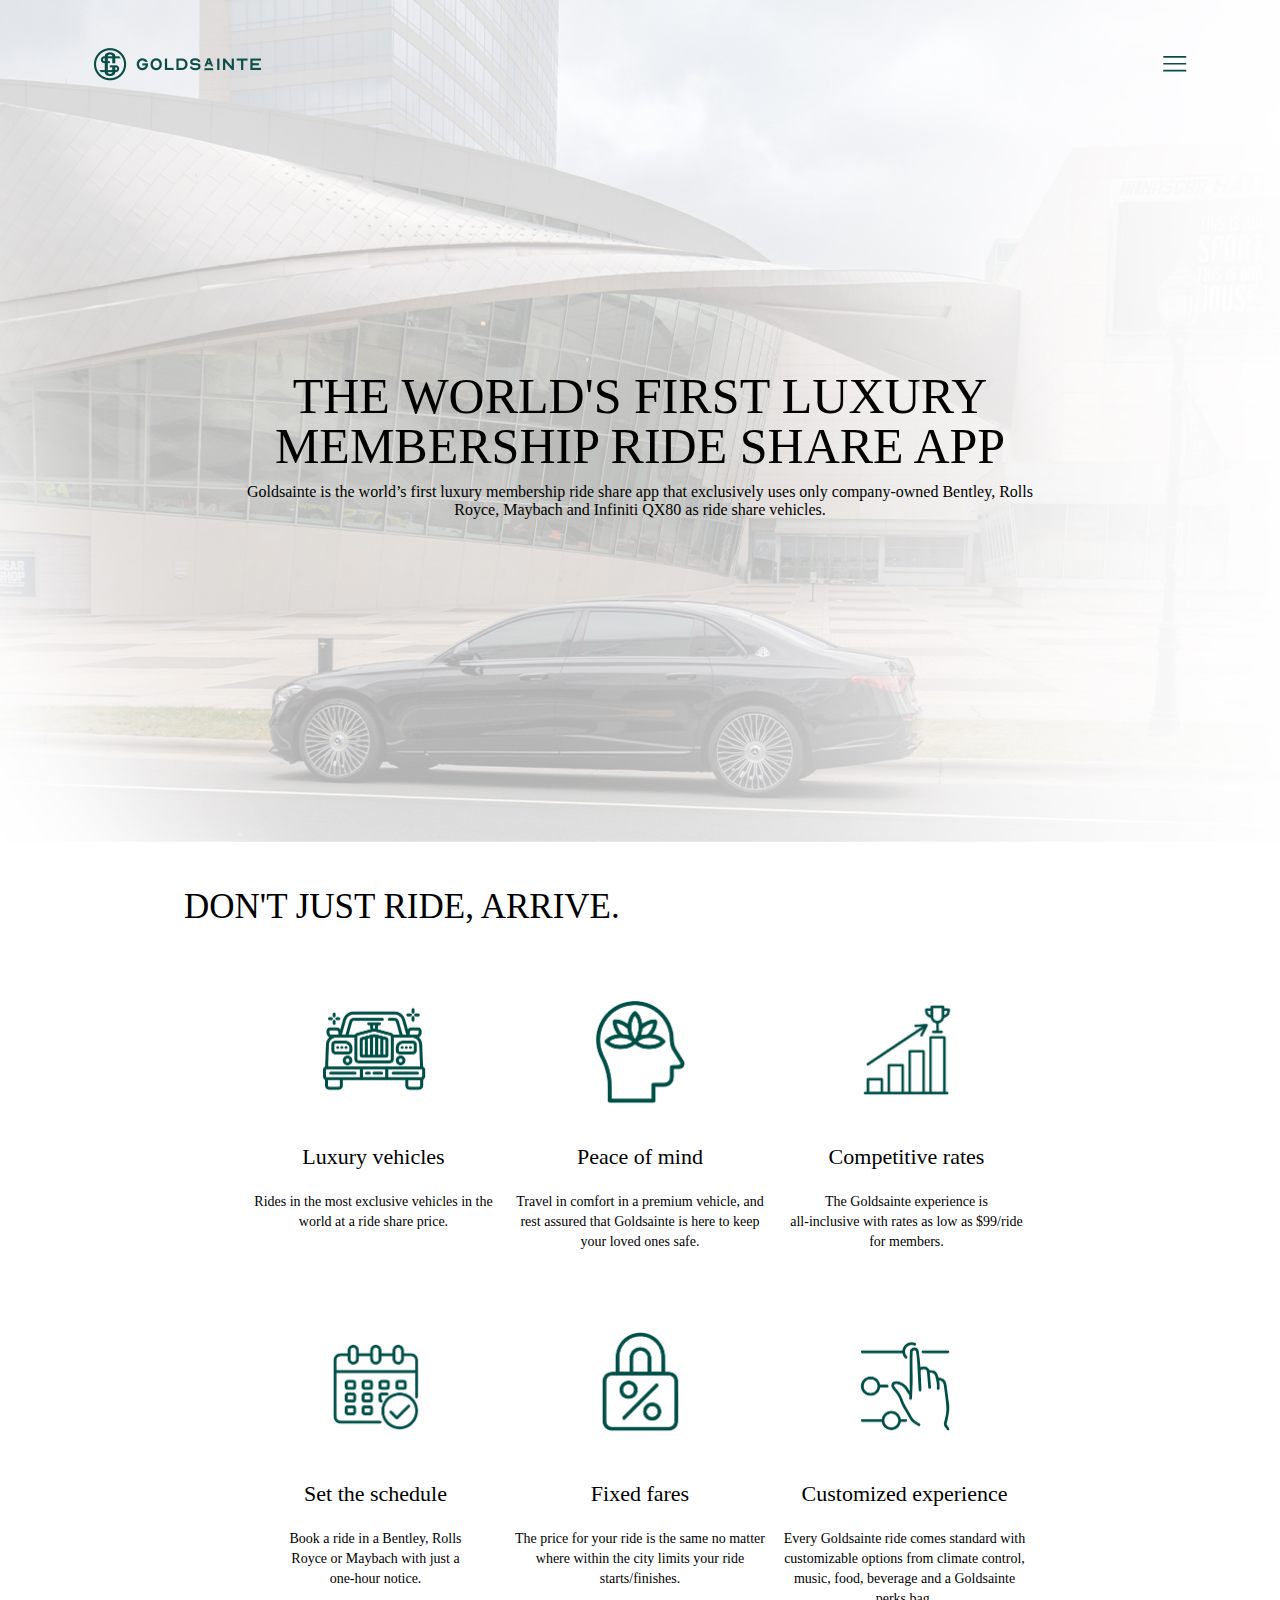
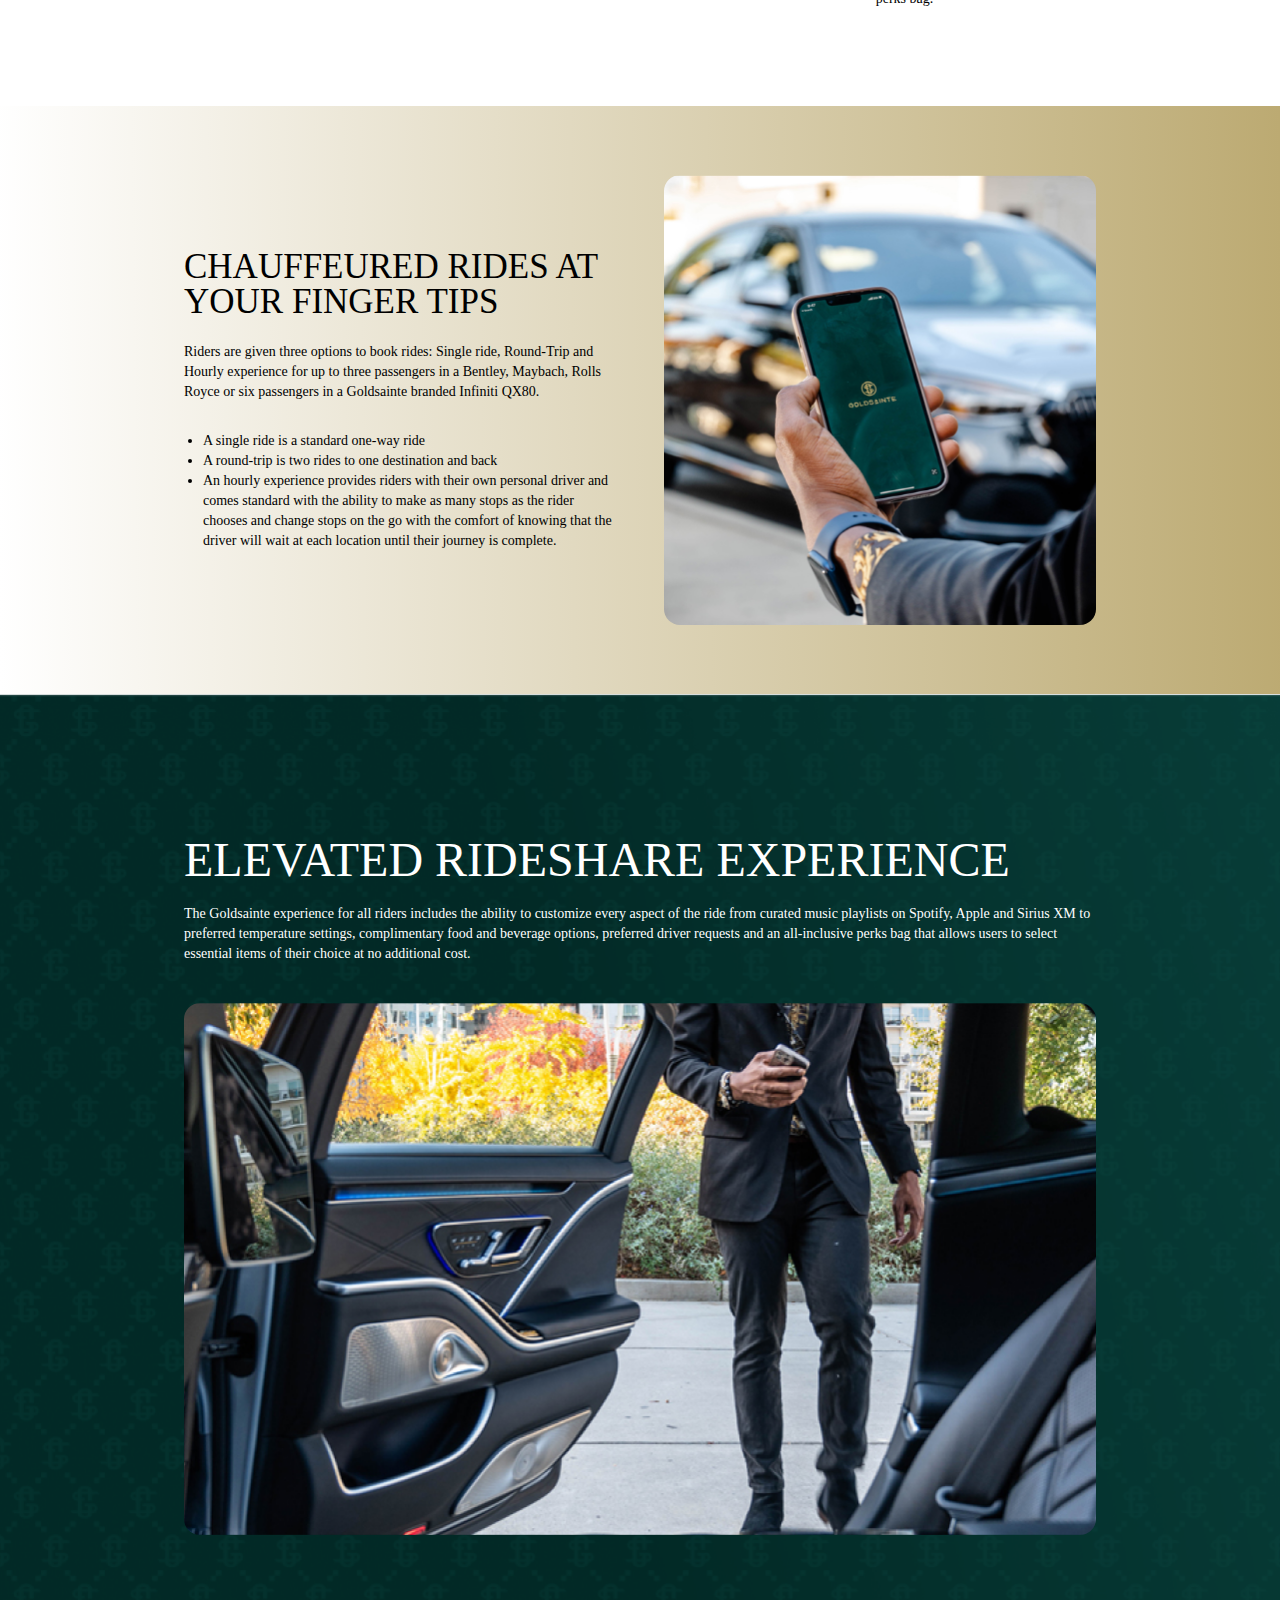
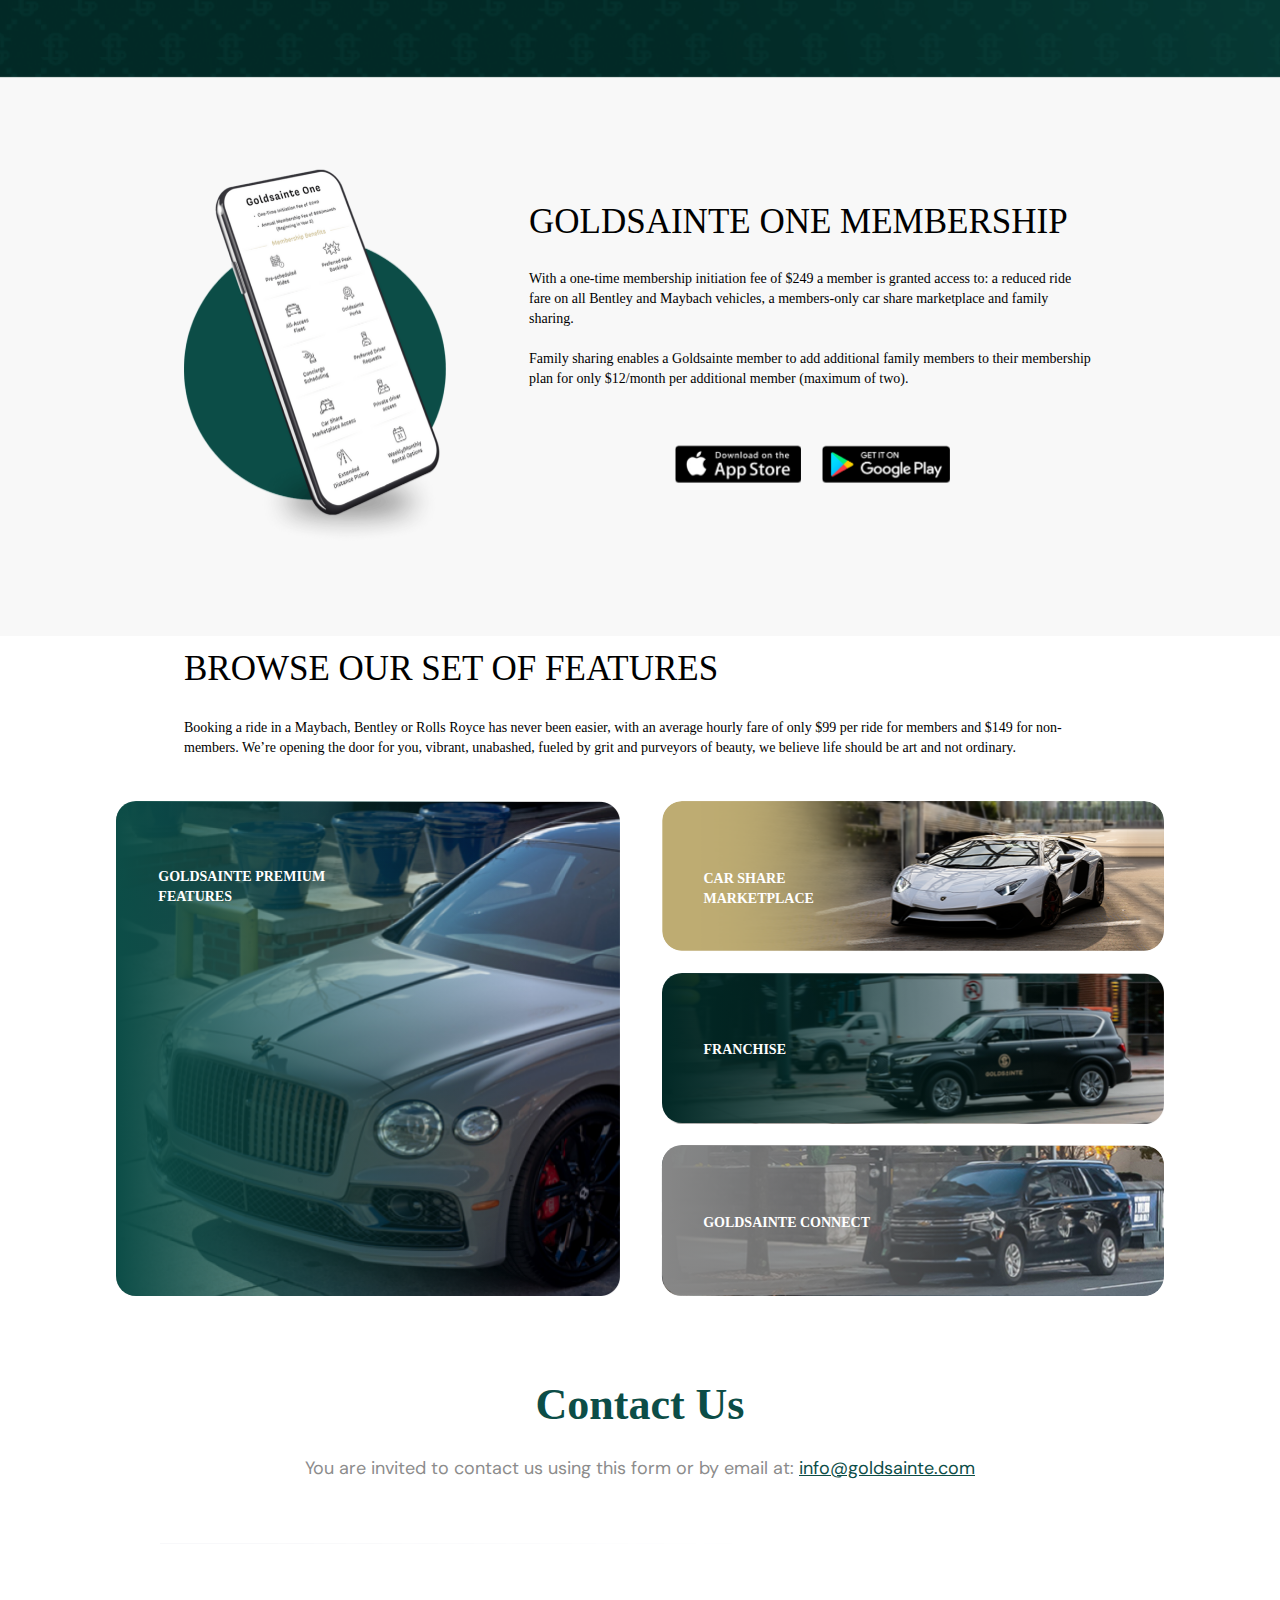
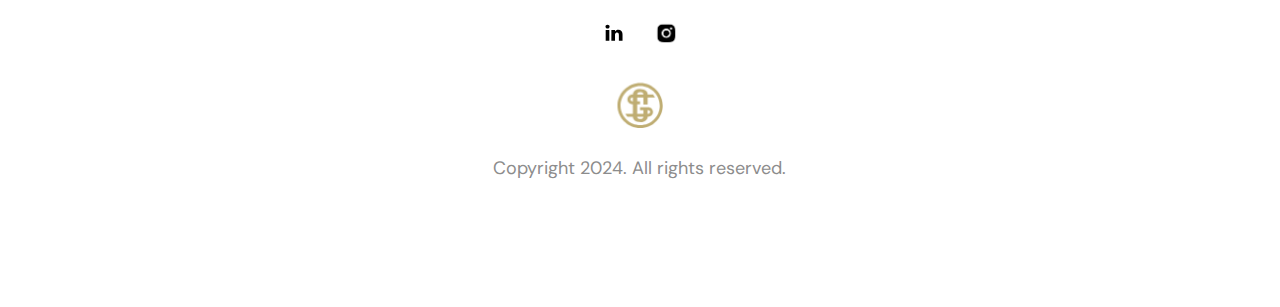
<file: index.html>
<!DOCTYPE html>
<html>
  <head>
    <meta charset="utf-8" />
    <meta name="viewport" content="initial-scale=1, width=device-width" />

    <link rel="stylesheet" href="./global.css" />
    <link rel="stylesheet" href="./index.css" />
    <link
      rel="stylesheet"
      href="https://fonts.googleapis.com/css2?family=DM Sans:wght@400&display=swap"
    />

    <style>
      @font-face {
        :font-family: "Covik Sans";
        src: url("/public/Covik-Sans-Regular.otf");
        font-weight: 400;
      }
      @font-face {
        :font-family: "Covik Sans";
        src: url("/public/Covik-Sans-Medium.otf");
        font-weight: 500;
      }
      @font-face {
        :font-family: "Covik Sans";
        src: url("/public/Covik-Sans-Bold.otf");
        font-weight: 700;
      }
      @font-face {
        :font-family: "Covik Sans";
        src: url("/public/Covik-Sans-Semibold.otf");
        font-weight: 600;
      }
      @font-face {
        :font-family: "Covik Sans";
        src: url("/public/Covik-Sans-Regular.otf");
        font-weight: 900;
      }
      @font-face {
        :font-family: "Chiffon";
        src: url("/public/Chiffon.otf");
        font-weight: 400;
      }
    </style>
  </head>
  <body>
    <div class="index">
      <div class="homehero">
        <img
          class="home-hero-1-icon"
          alt=""
          src="./public/aboutushero-11@2x.png"
        />

        <div class="homehero-inner">
          <div class="frame-wrapper">
            <div class="heading-parent">
              <div class="heading">
                THE WORLD'S FIRST LUXURY MEMBERSHIP RIDE SHARE APP
              </div>
              <div class="paragraph">
                Goldsainte is the world’s first luxury membership ride share app
                that exclusively uses only company-owned Bentley, Rolls Royce,
                Maybach and Infiniti QX80 as ride share vehicles.
              </div>
            </div>
          </div>
        </div>
        <div class="home-main-logo-nav">
          <a class="primary-horizontal-logo-gold-1"> </a>
          <button class="hamburger-menu1-wrapper" id="frameButton">
            <img
              class="hamburger-menu1-icon"
              alt=""
              src="./public/hamburgermenu11.svg"
            />
          </button>
        </div>
      </div>
      <div class="home-h1">
        <div class="home-h1-inner">
          <div class="big-number-parent">
            <div class="big-number">
              <p class="dont-just-ride">Don't Just Ride, ARRIVE.</p>
              <p class="blank-line">&nbsp;</p>
              <p class="blank-line">&nbsp;</p>
            </div>
            <div class="luxury-vehicles-parent">
              <div class="luxury-vehicles">
                <img
                  class="luxuryvehicles-icon"
                  alt=""
                  src="./public/luxuryvehicles@2x.png"
                />

                <div class="big-number1">
                  <p class="luxury-vehicles1">Luxury vehicles</p>
                  <p class="blank-line">&nbsp;</p>
                  <p class="blank-line">
                    Rides in the most exclusive vehicles in the world at a ride
                    share price.
                  </p>
                </div>
              </div>
              <div class="peace-of-mind">
                <img
                  class="peaceofmind-icon"
                  alt=""
                  src="./public/peaceofmind@2x.png"
                />

                <div class="big-number2">
                  <p class="luxury-vehicles1">Peace of mind</p>
                  <p class="blank-line">&nbsp;</p>
                  <p class="blank-line">
                    Travel in comfort in a premium vehicle, and rest assured
                    that Goldsainte is here to keep your loved ones safe.
                  </p>
                </div>
              </div>
              <div class="competitive-rates">
                <img
                  class="competitiverates-icon"
                  alt=""
                  src="./public/competitiverates@2x.png"
                />

                <div class="big-number1">
                  <p class="luxury-vehicles1">Competitive rates</p>
                  <p class="blank-line">&nbsp;</p>
                  <p class="blank-line">The Goldsainte experience is</p>
                  <p class="blank-line">
                    all-inclusive with rates as low as $99/ride for members.
                  </p>
                </div>
              </div>
              <div class="competitive-rates">
                <img
                  class="competitiverates-icon"
                  alt=""
                  src="./public/set-the-schedule@2x.png"
                />

                <div class="big-number1">
                  <p class="luxury-vehicles1">Set the schedule</p>
                  <p class="blank-line">&nbsp;</p>
                  <p class="blank-line">Book a ride in a Bentley, Rolls</p>
                  <p class="blank-line">Royce or Maybach with just a</p>
                  <p class="blank-line">one-hour notice.</p>
                </div>
              </div>
              <div class="fixed-fares">
                <img
                  class="fixedfares-icon"
                  alt=""
                  src="./public/fixedfares@2x.png"
                />

                <div class="big-number5">
                  <p class="luxury-vehicles1">Fixed fares</p>
                  <p class="blank-line">&nbsp;</p>
                  <p class="blank-line">
                    The price for your ride is the same no matter where within
                    the city limits your ride starts/finishes.
                  </p>
                </div>
              </div>
              <div class="customized-experience">
                <img
                  class="customizedexperience-icon"
                  alt=""
                  src="./public/customizedexperience@2x.png"
                />

                <div class="big-number1">
                  <p class="luxury-vehicles1">Customized experience</p>
                  <p class="blank-line">&nbsp;</p>
                  <p class="blank-line">
                    Every Goldsainte ride comes standard with customizable
                    options from climate control, music, food, beverage and a
                    Goldsainte perks bag.
                  </p>
                </div>
              </div>
            </div>
          </div>
        </div>
      </div>
      <div class="home-h2">
        <div class="frame-parent">
          <div class="feature-title-parent">
            <div class="feature-title">
              chauffeured Rides at your finger tips
            </div>
            <div class="text">
              Riders are given three options to book rides: Single ride,
              Round-Trip and Hourly experience for up to three passengers in a
              Bentley, Maybach, Rolls Royce or six passengers in a Goldsainte
              branded Infiniti QX80.
            </div>
            <div class="text">
              <ul class="a-single-ride-is-a-standard-on">
                <li class="a-single-ride">
                  A single ride is a standard one-way ride
                </li>
                <li class="a-single-ride">
                  A round-trip is two rides to one destination and back
                </li>
                <li>
                  An hourly experience provides riders with their own personal
                  driver and comes standard with the ability to make as many
                  stops as the rider chooses and change stops on the go with the
                  comfort of knowing that the driver will wait at each location
                  until their journey is complete.
                </li>
              </ul>
            </div>
          </div>
          <img
            class="goldsainte-app-phone-maybach-m-icon"
            alt=""
            src="./public/goldsainteappphonemaybachmanrideshare@2x.png"
          />
        </div>
      </div>
      <div class="home-h3">
        <div class="frame-group">
          <div class="frame-container">
            <div class="feature-title-group">
              <div class="feature-title1">ELEVATED RIDESHARE EXPERIENCE</div>
              <div class="title">
                The Goldsainte experience for all riders includes the ability to
                customize every aspect of the ride from curated music playlists
                on Spotify, Apple and Sirius XM to preferred temperature
                settings, complimentary food and beverage options, preferred
                driver requests and an all-inclusive perks bag that allows users
                to select essential items of their choice at no additional cost.
              </div>
            </div>
            <div class="man-walking-into-mm-car-ridesh-wrapper">
              <img
                class="man-walking-into-mm-car-ridesh-icon"
                alt=""
                src="./public/manwalkingintommcarrideshare@2x.png"
              />
            </div>
          </div>
          <img
            class="video-placeholder-icon"
            alt=""
            src="./public/video-placeholder@2x.png"
          />
        </div>
      </div>
      <div class="home-h4">
        <div class="home-h4-inner">
          <div class="image-8-parent">
            <img class="image-8-icon" alt="" src="./public/image-8@2x.png" />

            <div class="headings-parent">
              <div class="headings">Goldsainte one Membership</div>
              <div class="title">
                <p class="with-a-one-time">
                  With a one-time membership initiation fee of $249 a member is
                  granted access to: a reduced ride fare on all Bentley and
                  Maybach vehicles, a members-only car share marketplace and
                  family sharing.
                </p>
                <p class="with-a-one-time">&nbsp;</p>
                <p class="with-a-one-time">
                  Family sharing enables a Goldsainte member to add additional
                  family members to their membership plan for only $12/month per
                  additional member (maximum of two).
                </p>
              </div>
              <div class="image-10-parent">
                <a
                  class="image-10"
                  href="https://apps.apple.com/bm/app/goldsainte/id6445999234"
                  target="_blank"
                >
                </a>
                <a
                  class="image-9"
                  href="https://play.google.com/store/apps/datasafety?id=com.goldsainte&hl=en_US&gl=US&pli=1"
                >
                </a>
              </div>
            </div>
          </div>
        </div>
      </div>
      <div class="home-h5">
        <div class="heading-group">
          <div class="heading1">Browse our set of features</div>
          <div class="paragraph2">
            Booking a ride in a Maybach, Bentley or Rolls Royce has never been
            easier, with an average hourly fare of only $99 per ride for members
            and $149 for non-members. We’re opening the door for you, vibrant,
            unabashed, fueled by grit and purveyors of beauty, we believe life
            should be art and not ordinary.
          </div>
        </div>
      </div>
      <div class="home-h6">
        <div class="frameservice-wrapper">
          <div class="frameservice">
            <a class="card-main" id="cardMain">
              <img
                class="image-placeholder-icon"
                alt=""
                src="./public/image-placeholder@2x.png"
              />

              <div class="card-main-child"></div>
              <b class="card-heading">GOLDSAINTE PREMIUM Features</b>
            </a>
            <div class="frame-all-features">
              <div class="card1" id="card1Container">
                <a class="image-placeholder">
                  <img
                    class="goldsainte-luxury-car-share-ma-icon"
                    alt=""
                    src="./public/goldsainteluxurycarsharemarketplace@2x.png"
                  />
                </a>
                <b class="card-heading1">CAR SHARE MARKETPLACE</b>
              </div>
              <div class="card2" id="card2Container">
                <img
                  class="mask-group-icon"
                  alt=""
                  src="./public/mask-group@2x.png"
                />

                <div class="container" id="container"></div>
                <b class="card-heading2">Franchise</b>
              </div>
              <div class="card1" id="card4Container">
                <a class="image-placeholder1">
                  <img
                    class="goldsainte-connect-web-image2-icon"
                    alt=""
                    src="./public/goldsainteconnectwebimage2@2x.png"
                  />

                  <div class="container1" id="container"></div>
                </a>
                <b class="card-heading3">GOLDSAINTE CONNECT</b>
              </div>
            </div>
          </div>
        </div>
      </div>
      <div class="homefooter">
        <div class="homefooter-inner">
          <div class="frame-div">
            <div class="heading-container">
              <div class="heading2">Contact Us</div>
              <div class="paragraph3">
                <span class="you-are-invited"
                  >You are invited to contact us using this form or by email
                  at:</span
                >
                <span class="span"> </span>
                <a
                  class="infogoldsaintecom"
                  href="https://www.goldsainte.com/about#"
                  target="_blank"
                >
                  <span class="infogoldsaintecom1">info@goldsainte.com</span>
                </a>
              </div>
            </div>
            <div class="heading-parent1">
              <div class="heading3">Contact Us</div>
              <div class="paragraph4">
                <span class="you-are-invited"
                  >You are invited to contact us using this form or by email
                  at:</span
                >
                <span class="span"> </span>
                <a
                  class="infogoldsaintecom"
                  href="https://goldsainte69446.activehosted.com/f/1"
                  target="_blank"
                >
                  <span class="infogoldsaintecom1">info@goldsainte.com</span>
                </a>
              </div>
            </div>
            <div class="divider-wrapper">
              <img class="divider-icon" alt="" src="./public/divider.svg" />
            </div>
            <div class="contact-info-parent">
              <div class="contact-info">
                <div class="social-media-container-wrapper">
                  <div class="social-media-container">
                    <a
                      class="social-media-icon-squareinsta"
                      href="https://www.linkedin.com/company/goldsainte/mycompany/"
                      id="socialMediaIconSquareInsta"
                    >
                      <img
                        class="social-media-icon-squareinsta-child"
                        alt=""
                        src="./public/group-73.svg"
                      />
                    </a>
                    <img
                      class="social-media-icon-squarelinke"
                      alt=""
                      src="./public/social-media-icon-squarelinkedin@2x.png"
                      id="socialMediaIconSquareLinke"
                    />
                  </div>
                </div>
              </div>
              <img class="image-7-icon" alt="" src="./public/image-7@2x.png" />

              <div class="email">Copyright 2024. All rights reserved.</div>
            </div>
          </div>
        </div>
      </div>
    </div>

    <div id="menuhome" class="popup-overlay" style="display: none">
      <div class="menuhome" data-animate-on-scroll>
        <div class="primary-horizontal-logo-green-wrapper">
          <img
            class="primary-horizontal-logo-green-icon"
            alt=""
            src="./public/primaryhorizontallogogreen-2@2x.png"
            id="drawerprimaryHorizontalLogoGreenImage"
          />
        </div>
        <div class="sections">
          <a class="about" href="./aboutus.html">about</a>
          <div class="sections-child"></div>
          <a class="about" href="./membership.html">membership</a>
          <div class="sections-child"></div>
          <a class="about" href="./partnerwithus.html">partner</a>
          <div class="sections-child"></div>
          <a class="about" href="./carshare.html">Car Share</a>
          <div class="sections-child"></div>
          <a class="about" href="./connect.html">connect</a>
          <div class="sections-child"></div>
          <a class="about" href="./faq.html">faq</a>
          <div class="sections-child"></div>
          <a class="about" href="./franchisehome.html">Franchise</a>
        </div>
      </div>
    </div>

    <script>
      var drawerprimaryHorizontalLogoGreenImage = document.getElementById(
        "drawerprimaryHorizontalLogoGreenImage"
      );
      if (drawerprimaryHorizontalLogoGreenImage) {
        drawerprimaryHorizontalLogoGreenImage.addEventListener("click", function (e) {
          window.location.href = "./index1.html";
        });
      }
      var scrollAnimElements = document.querySelectorAll("[data-animate-on-scroll]");
      var observer = new IntersectionObserver(
        (entries) => {
          for (const entry of entries) {
            if (entry.isIntersecting || entry.intersectionRatio > 0) {
              const targetElement = entry.target;
              targetElement.classList.add("animate");
              observer.unobserve(targetElement);
            }
          }
        },
        {
          threshold: 0.15,
        }
      );
      
      for (let i = 0; i < scrollAnimElements.length; i++) {
        observer.observe(scrollAnimElements[i]);
      }
      
      var frameButton = document.getElementById("frameButton");
      if (frameButton) {
        frameButton.addEventListener("click", function () {
          var drawerOverlay = document.getElementById("menuhome");
          if (!drawerOverlay) return;
          var drawerOverlayStyle = drawerOverlay.style;
          if (drawerOverlayStyle) {
            drawerOverlayStyle.display = "flex";
            drawerOverlayStyle.zIndex = 99;
            drawerOverlayStyle.backgroundColor = "rgba(113, 113, 113, 0.3)";
            drawerOverlayStyle.alignItems = "flex-start";
            drawerOverlayStyle.justifyContent = "";
          }
          drawerOverlay.setAttribute("closable", "");
      
          var onClick =
            drawerOverlay.onClick ||
            function (e) {
              if (
                e.target === drawerOverlay &&
                drawerOverlay.hasAttribute("closable")
              ) {
                drawerOverlayStyle.display = "none";
              }
            };
          drawerOverlay.addEventListener("click", onClick);
        });
      }
      
      var cardMain = document.getElementById("cardMain");
      if (cardMain) {
        cardMain.addEventListener("click", function (e) {
          window.location.href = "./aboutus.html";
        });
      }
      
      var card1Container = document.getElementById("card1Container");
      if (card1Container) {
        card1Container.addEventListener("click", function (e) {
          window.location.href = "./carshare.html";
        });
      }
      
      var container = document.getElementById("container");
      if (container) {
        container.addEventListener("click", function (e) {
          window.location.href = "./franchisehome.html";
        });
      }
      
      var card2Container = document.getElementById("card2Container");
      if (card2Container) {
        card2Container.addEventListener("click", function (e) {
          window.location.href = "./franchisehome.html";
        });
      }
      
      var card4Container = document.getElementById("card4Container");
      if (card4Container) {
        card4Container.addEventListener("click", function (e) {
          window.location.href = "./connect.html";
        });
      }
      
      var socialMediaIconSquareInsta = document.getElementById(
        "socialMediaIconSquareInsta"
      );
      if (socialMediaIconSquareInsta) {
        socialMediaIconSquareInsta.addEventListener("click", function () {
          window.open("https://www.linkedin.com/company/goldsainte/mycompany/");
        });
      }
      
      var socialMediaIconSquareLinke = document.getElementById(
        "socialMediaIconSquareLinke"
      );
      if (socialMediaIconSquareLinke) {
        socialMediaIconSquareLinke.addEventListener("click", function () {
          window.open("https://www.instagram.com/goldsainte/");
        });
      }
      </script>
  </body>
</html>
</file>
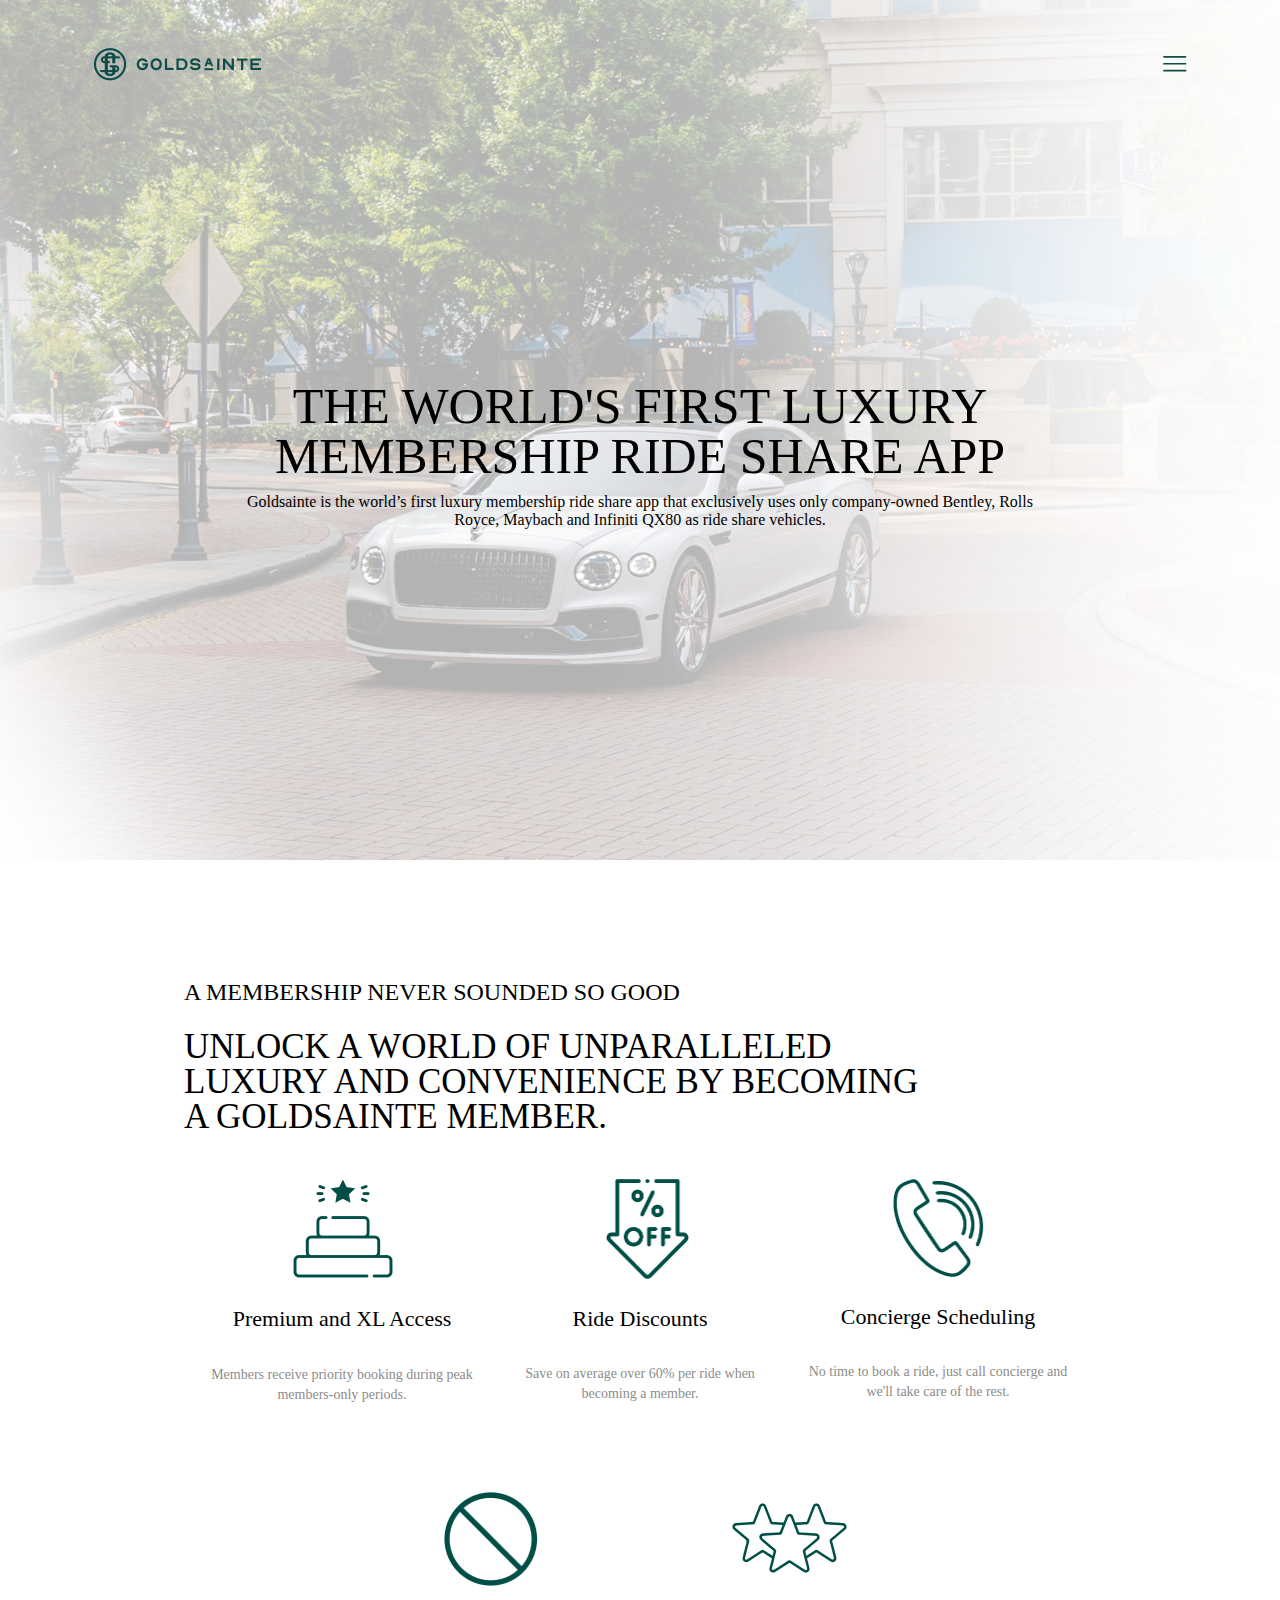
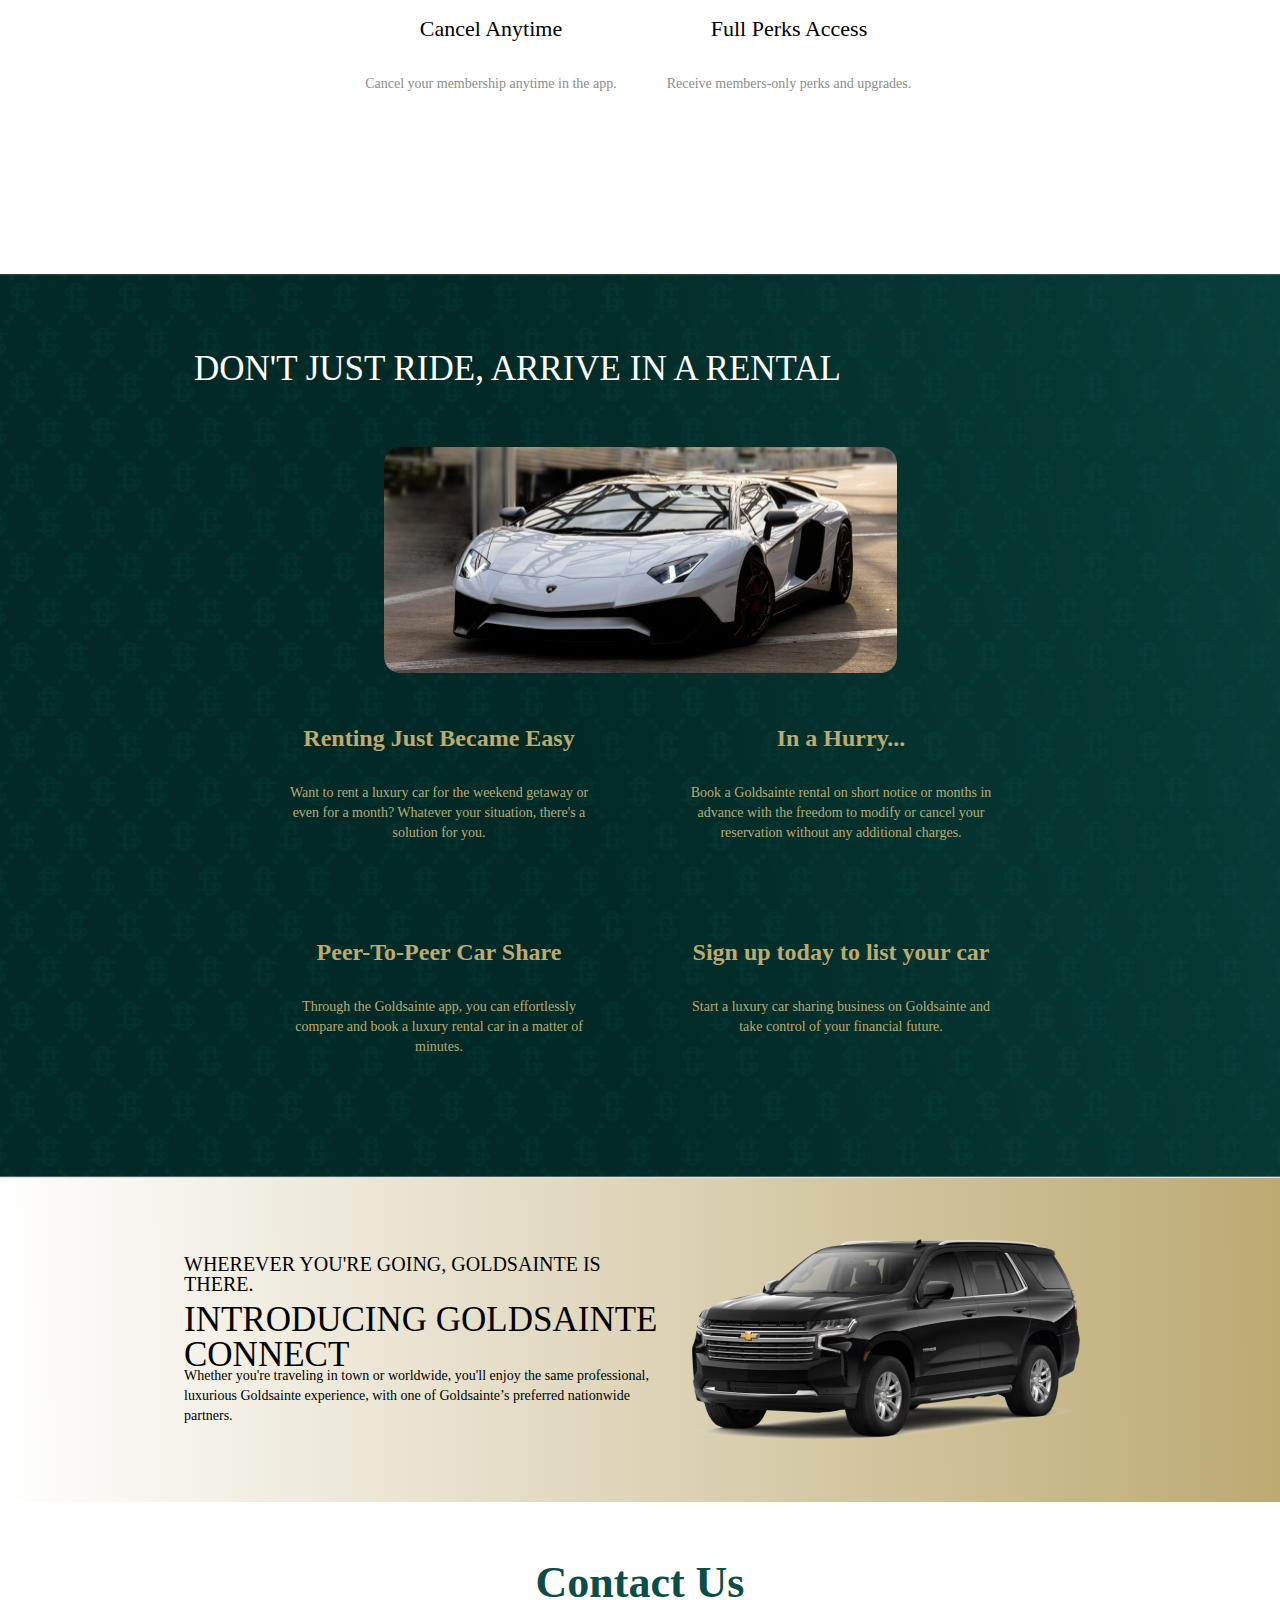
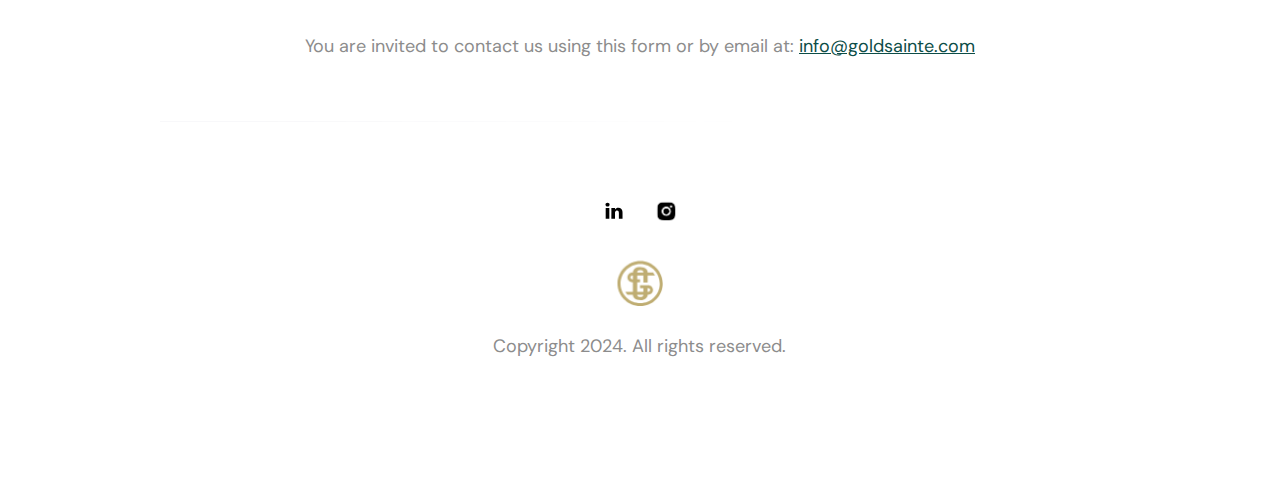
<file: aboutus.html>
<!DOCTYPE html>
<html>
  <head>
    <meta charset="utf-8" />
    <meta name="viewport" content="initial-scale=1, width=device-width" />

    <link rel="stylesheet" href="./global.css" />
    <link rel="stylesheet" href="./aboutus.css" />
    <link
      rel="stylesheet"
      href="https://fonts.googleapis.com/css2?family=DM Sans:wght@400&display=swap"
    />

    <style>
      @font-face {
        :font-family: "Covik Sans";
        src: url("/public/Covik-Sans-Regular.otf");
        font-weight: 400;
      }
      @font-face {
        :font-family: "Covik Sans";
        src: url("/public/Covik-Sans-Medium.otf");
        font-weight: 500;
      }
      @font-face {
        :font-family: "Covik Sans";
        src: url("/public/Covik-Sans-Bold.otf");
        font-weight: 700;
      }
      @font-face {
        :font-family: "Covik Sans";
        src: url("/public/Covik-Sans-Semibold.otf");
        font-weight: 600;
      }
      @font-face {
        :font-family: "Covik Sans";
        src: url("/public/Covik-Sans-Regular.otf");
        font-weight: 900;
      }
      @font-face {
        :font-family: "Chiffon";
        src: url("/public/Chiffon.otf");
        font-weight: 400;
      }
    </style>
  </head>
  <body>
    <div class="aboutus">
      <div class="abouthero">
        <img
          class="about-hero-1-icon"
          alt=""
          src="./public/abouthero1@2x.png"
        />

        <div class="abouthero-inner">
          <div class="frame-wrapper2">
            <div class="heading-parent8">
              <div class="heading11">
                THE WORLD'S FIRST LUXURY MEMBERSHIP RIDE SHARE APP
              </div>
              <div class="paragraph17">
                Goldsainte is the world’s first luxury membership ride share app
                that exclusively uses only company-owned Bentley, Rolls Royce,
                Maybach and Infiniti QX80 as ride share vehicles.
              </div>
            </div>
          </div>
        </div>
        <div class="about-us-main-logo-nav">
          <a
            class="primary-horizontal-logo-green-1"
            href="./index.html"
            id="primaryHorizontalLogoGreen"
          >
          </a>
          <button class="hamburger-menu2-wrapper" id="frameButton">
            <img
              class="hamburger-menu2-icon"
              alt=""
              src="./public/hamburgermenu11.svg"
            />
          </button>
        </div>
      </div>
      <div class="about-us-h1">
        <div class="frame-about-us">
          <div class="frame-about-us-inner">
            <div class="frame-parent4">
              <div class="headings-frame">
                <div class="headings3">A MEMBERSHIP NEVER SOUNDED SO GOOD</div>
              </div>
              <div class="headings-wrapper1">
                <div class="headings4">
                  <p class="unlock-a-world">
                    Unlock a world of unparalleled luxury and convenience by
                    becoming a Goldsainte member.
                  </p>
                </div>
              </div>
            </div>
          </div>
          <div class="goldsainte-premium-and-xl-acc-parent">
            <div class="goldsainte-premium-and-xl-acc">
              <div class="paragraph18">
                <p class="premium-and-xl-access">
                  <span>
                    <span class="premium-and-xl">Premium and XL Access</span>
                  </span>
                </p>
                <p class="unlock-a-world">
                  <span>
                    <span class="blank-line64">&nbsp;</span>
                  </span>
                </p>
                <p class="members-receive-priority-booki">
                  <span>
                    <span class="members-receive-priority"
                      >Members receive priority booking during peak members-only
                      periods.</span
                    >
                  </span>
                </p>
                <p class="blank-line65">&nbsp;</p>
                <p class="blank-line65">&nbsp;</p>
                <p class="blank-line65">&nbsp;</p>
              </div>
              <img class="access-icon" alt="" src="./public/access@2x.png" />
            </div>
            <div class="ride-discounts">
              <div class="paragraph19">
                <p class="premium-and-xl-access">
                  <span>
                    <span class="blank-line64">
                      <span>Ride Discounts</span>
                    </span>
                  </span>
                </p>
                <p class="unlock-a-world">
                  <span>
                    <span class="blank-line64">
                      <span>&nbsp;</span>
                    </span>
                  </span>
                </p>
                <p class="members-receive-priority-booki">
                  <span>
                    <span class="members-receive-priority"
                      >Save on average over 60% per ride when becoming a
                      member.</span
                    >
                  </span>
                </p>
                <p class="blank-line65">&nbsp;</p>
                <p class="blank-line65">&nbsp;</p>
                <p class="blank-line65">&nbsp;</p>
                <p class="blank-line65">&nbsp;</p>
              </div>
              <img
                class="ridediscounts-icon"
                alt=""
                src="./public/ridediscounts@2x.png"
              />
            </div>
            <div class="concierge-scheduling">
              <div class="paragraph20">
                <p class="premium-and-xl-access">
                  <span>
                    <span class="blank-line64">
                      <span>Concierge Scheduling</span>
                    </span>
                  </span>
                </p>
                <p class="unlock-a-world">
                  <span>
                    <span class="blank-line64">
                      <span>&nbsp;</span>
                    </span>
                  </span>
                </p>
                <p class="members-receive-priority-booki">
                  <span>
                    <span class="members-receive-priority"
                      >No time to book a ride, just call concierge and we'll
                      take care of the rest.</span
                    >
                  </span>
                </p>
                <p class="blank-line65">&nbsp;</p>
                <p class="blank-line65">&nbsp;</p>
                <p class="blank-line65">&nbsp;</p>
                <p class="blank-line65">&nbsp;</p>
              </div>
              <img
                class="conciergescheduling-icon"
                alt=""
                src="./public/conciergescheduling@2x.png"
              />
            </div>
            <div class="ride-discounts">
              <div class="paragraph19">
                <p class="premium-and-xl-access">
                  <span>
                    <span class="blank-line64">
                      <span>Cancel Anytime</span>
                    </span>
                  </span>
                </p>
                <p class="unlock-a-world">
                  <span>
                    <span class="blank-line64">
                      <span>&nbsp;</span>
                    </span>
                  </span>
                </p>
                <p class="members-receive-priority-booki">
                  <span>
                    <span class="members-receive-priority"
                      >Cancel your membership anytime in the app.</span
                    >
                  </span>
                </p>
                <p class="blank-line65">&nbsp;</p>
                <p class="blank-line65">&nbsp;</p>
                <p class="blank-line65">&nbsp;</p>
                <p class="blank-line65">&nbsp;</p>
              </div>
              <img
                class="cancelanytime-icon"
                alt=""
                src="./public/cancelanytime@2x.png"
              />
            </div>
            <div class="ride-discounts">
              <div class="paragraph19">
                <p class="premium-and-xl-access">
                  <span>
                    <span class="blank-line64">
                      <span>Full Perks Access</span>
                    </span>
                  </span>
                </p>
                <p class="unlock-a-world">
                  <span>
                    <span class="blank-line64">
                      <span>&nbsp;</span>
                    </span>
                  </span>
                </p>
                <p class="members-receive-priority-booki">
                  <span>
                    <span class="members-receive-priority"
                      >Receive members-only perks and upgrades.</span
                    >
                  </span>
                </p>
                <p class="blank-line65">&nbsp;</p>
                <p class="blank-line65">&nbsp;</p>
              </div>
              <img
                class="fullperksaccess-icon"
                alt=""
                src="./public/fullperksaccess@2x.png"
              />
            </div>
          </div>
        </div>
      </div>
      <div class="about-us-h2">
        <div class="about-us-h2-inner">
          <div class="frame-parent5">
            <div class="big-number-wrapper">
              <div class="big-number7">Don't Just Ride, Arrive in a RENTAL</div>
            </div>
            <div class="white-sportscar-marketpace-wrapper">
              <img
                class="white-sportscar-marketpace-icon"
                alt=""
                src="./public/whitesportscarmarketpace@2x.png"
              />
            </div>
            <div class="frame-parent6">
              <div class="big-number-container">
                <div class="big-number8">
                  <p class="unlock-a-world">
                    <span class="blank-line64">
                      <b>Renting Just Became Easy</b>
                    </span>
                  </p>
                  <p class="blank-line90">
                    <span>
                      <span class="blank-line64">&nbsp;</span>
                    </span>
                  </p>
                  <p class="members-receive-priority-booki">
                    <span>
                      <span class="members-receive-priority"
                        >Want to rent a luxury car for the weekend getaway or
                        even for a month? Whatever your situation, there's a
                        solution for you.</span
                      >
                    </span>
                  </p>
                </div>
              </div>
              <div class="big-number-container">
                <div class="big-number8">
                  <p class="unlock-a-world">
                    <span class="blank-line64">
                      <b>In a Hurry...</b>
                    </span>
                  </p>
                  <p class="blank-line90">
                    <span>
                      <span class="blank-line64">&nbsp;</span>
                    </span>
                  </p>
                  <p class="members-receive-priority-booki">
                    <span>
                      <span class="members-receive-priority"
                        >Book a Goldsainte rental on short notice or months in
                        advance with the freedom to modify or cancel your
                        reservation without any additional charges.</span
                      >
                    </span>
                  </p>
                </div>
              </div>
              <div class="big-number-container">
                <div class="big-number8">
                  <p class="unlock-a-world">
                    <span class="blank-line64">
                      <b>Peer-To-Peer Car Share</b>
                    </span>
                  </p>
                  <p class="blank-line90">
                    <span>
                      <span class="blank-line64">&nbsp;</span>
                    </span>
                  </p>
                  <p class="members-receive-priority-booki">
                    <span>
                      <span class="members-receive-priority"
                        >Through the Goldsainte app, you can effortlessly
                        compare and book a luxury rental car in a matter of
                        minutes.</span
                      >
                    </span>
                  </p>
                </div>
              </div>
              <div class="big-number-container">
                <div class="big-number8">
                  <p class="unlock-a-world">
                    <span class="blank-line64">
                      <b>Sign up today to list your car</b>
                    </span>
                  </p>
                  <p class="blank-line90">
                    <span>
                      <span class="blank-line64">&nbsp;</span>
                    </span>
                  </p>
                  <p class="members-receive-priority-booki">
                    <span>
                      <span class="members-receive-priority"
                        >Start a luxury car sharing business on Goldsainte and
                        take control of your financial future.</span
                      >
                    </span>
                  </p>
                </div>
              </div>
            </div>
          </div>
        </div>
      </div>
      <div class="about-us-h3">
        <div class="rectangle-group">
          <div class="frame-item"></div>
          <div class="feature-title-parent1">
            <div class="feature-title5">
              <p class="unlock-a-world">
                Wherever You're Going, Goldsainte is there.
              </p>
            </div>
            <div class="text3">Introducing Goldsainte Connect</div>
            <div class="text4">
              Whether you're traveling in town or worldwide, you'll enjoy the
              same professional, luxurious Goldsainte experience, with one of
              Goldsainte’s preferred nationwide partners.
            </div>
          </div>
          <img
            class="black-ride-share-icon"
            alt=""
            src="./public/blackridesharecarshare@2x.png"
          />
        </div>
      </div>
      <div class="aboutusfooter">
        <div class="aboutusfooter-inner">
          <div class="frame-parent7">
            <div class="heading-parent9">
              <div class="heading12">Contact Us</div>
              <div class="paragraph23">
                <span class="you-are-invited5"
                  >You are invited to contact us using this form or by email
                  at:</span
                >
                <span class="span6"> </span>
                <a
                  class="infogoldsaintecom10"
                  href="https://www.goldsainte.com/about#"
                  target="_blank"
                >
                  <span class="infogoldsaintecom11">info@goldsainte.com</span>
                </a>
              </div>
            </div>
            <div class="heading-parent10">
              <div class="heading13">Contact Us</div>
              <div class="paragraph24">
                <span class="you-are-invited5"
                  >You are invited to contact us using this form or by email
                  at:</span
                >
                <span class="span6"> </span>
                <a
                  class="infogoldsaintecom10"
                  href="https://goldsainte69446.activehosted.com/f/1"
                  target="_blank"
                >
                  <span class="infogoldsaintecom11">info@goldsainte.com</span>
                </a>
              </div>
            </div>
            <div class="divider-wrapper1">
              <img class="divider-icon3" alt="" src="./public/divider.svg" />
            </div>
            <div class="contact-info-parent1">
              <div class="contact-info3">
                <div class="social-media-container-container">
                  <div class="social-media-container2">
                    <a
                      class="social-media-icon-squareinsta3"
                      href="https://www.linkedin.com/company/goldsainte/mycompany/"
                      id="socialMediaIconSquareInsta"
                    >
                      <img
                        class="social-media-icon-squareinsta-item"
                        alt=""
                        src="./public/group-73.svg"
                      />
                    </a>
                    <img
                      class="social-media-icon-squarelinke3"
                      alt=""
                      src="./public/social-media-icon-squarelinkedin1@2x.png"
                      id="socialMediaIconSquareLinke"
                    />
                  </div>
                </div>
              </div>
              <img class="image-7-icon1" alt="" src="./public/image-7@2x.png" />

              <div class="email3">Copyright 2024. All rights reserved.</div>
            </div>
          </div>
        </div>
      </div>
    </div>

    <div id="menuhome" class="popup-overlay" style="display: none">
      <div class="menuhome" data-animate-on-scroll>
        <div class="primary-horizontal-logo-green-wrapper">
          <img
            class="primary-horizontal-logo-green-icon"
            alt=""
            src="./public/primaryhorizontallogogreen-2@2x.png"
            id="drawerprimaryHorizontalLogoGreenImage"
          />
        </div>
        <div class="sections">
          <a class="about" href="./aboutus.html">about</a>
          <div class="sections-child"></div>
          <a class="about" href="./membership.html">membership</a>
          <div class="sections-child"></div>
          <a class="about" href="./partnerwithus.html">partner</a>
          <div class="sections-child"></div>
          <a class="about" href="./carshare.html">Car Share</a>
          <div class="sections-child"></div>
          <a class="about" href="./connect.html">connect</a>
          <div class="sections-child"></div>
          <a class="about" href="./faq.html">faq</a>
          <div class="sections-child"></div>
          <a class="about" href="./franchisehome.html">Franchise</a>
        </div>
      </div>
    </div>

    <script>
      var drawerprimaryHorizontalLogoGreenImage = document.getElementById(
        "drawerprimaryHorizontalLogoGreenImage"
      );
      if (drawerprimaryHorizontalLogoGreenImage) {
        drawerprimaryHorizontalLogoGreenImage.addEventListener("click", function (e) {
          window.location.href = "./index1.html";
        });
      }
      var scrollAnimElements = document.querySelectorAll("[data-animate-on-scroll]");
      var observer = new IntersectionObserver(
        (entries) => {
          for (const entry of entries) {
            if (entry.isIntersecting || entry.intersectionRatio > 0) {
              const targetElement = entry.target;
              targetElement.classList.add("animate");
              observer.unobserve(targetElement);
            }
          }
        },
        {
          threshold: 0.15,
        }
      );
      
      for (let i = 0; i < scrollAnimElements.length; i++) {
        observer.observe(scrollAnimElements[i]);
      }
      
      var primaryHorizontalLogoGreen = document.getElementById(
        "primaryHorizontalLogoGreen"
      );
      if (primaryHorizontalLogoGreen) {
        primaryHorizontalLogoGreen.addEventListener("click", function (e) {
          window.location.href = "./index1.html";
        });
      }
      
      var frameButton = document.getElementById("frameButton");
      if (frameButton) {
        frameButton.addEventListener("click", function () {
          var drawerOverlay = document.getElementById("menuhome");
          if (!drawerOverlay) return;
          var drawerOverlayStyle = drawerOverlay.style;
          if (drawerOverlayStyle) {
            drawerOverlayStyle.display = "flex";
            drawerOverlayStyle.zIndex = 99;
            drawerOverlayStyle.backgroundColor = "rgba(113, 113, 113, 0.3)";
            drawerOverlayStyle.alignItems = "flex-start";
            drawerOverlayStyle.justifyContent = "";
          }
          drawerOverlay.setAttribute("closable", "");
      
          var onClick =
            drawerOverlay.onClick ||
            function (e) {
              if (
                e.target === drawerOverlay &&
                drawerOverlay.hasAttribute("closable")
              ) {
                drawerOverlayStyle.display = "none";
              }
            };
          drawerOverlay.addEventListener("click", onClick);
        });
      }
      
      var socialMediaIconSquareInsta = document.getElementById(
        "socialMediaIconSquareInsta"
      );
      if (socialMediaIconSquareInsta) {
        socialMediaIconSquareInsta.addEventListener("click", function () {
          window.open("https://www.linkedin.com/company/goldsainte/mycompany/");
        });
      }
      
      var socialMediaIconSquareLinke = document.getElementById(
        "socialMediaIconSquareLinke"
      );
      if (socialMediaIconSquareLinke) {
        socialMediaIconSquareLinke.addEventListener("click", function () {
          window.open("https://www.instagram.com/goldsainte/");
        });
      }
      </script>
  </body>
</html>
</file>
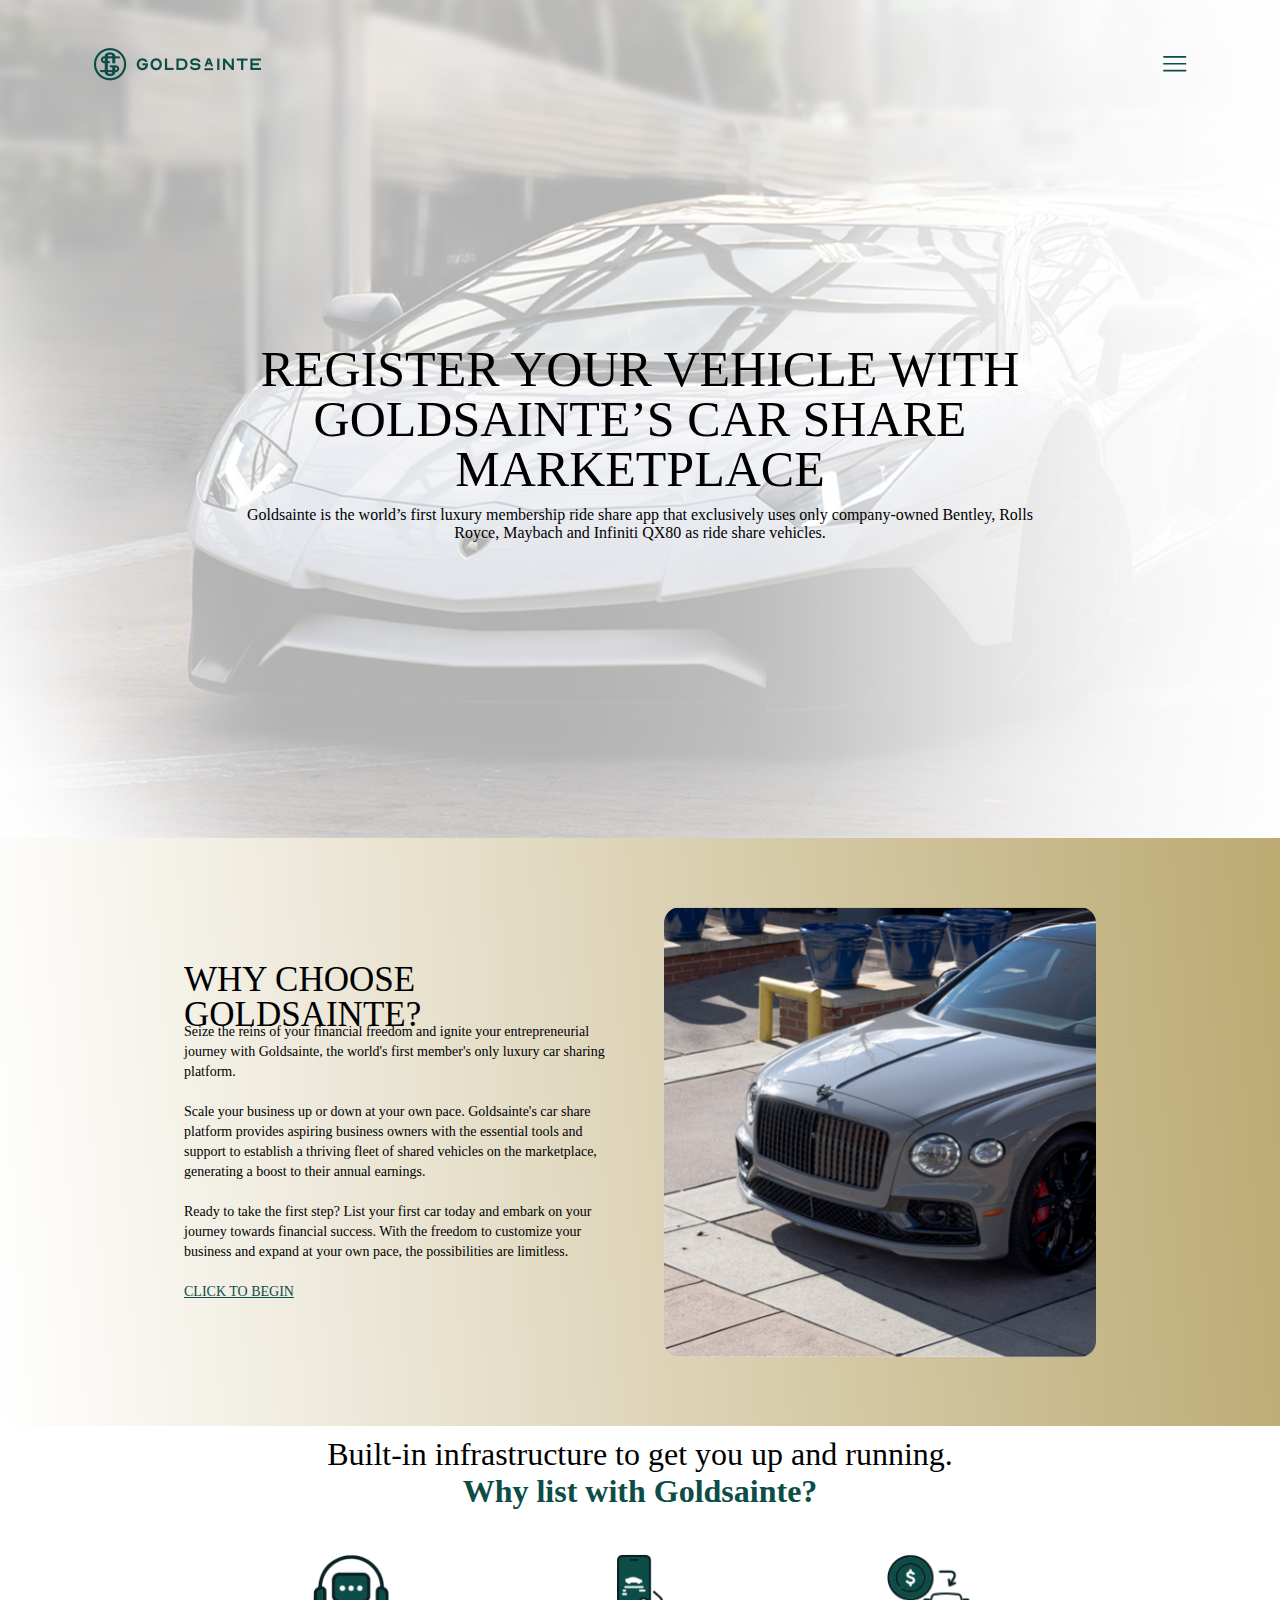
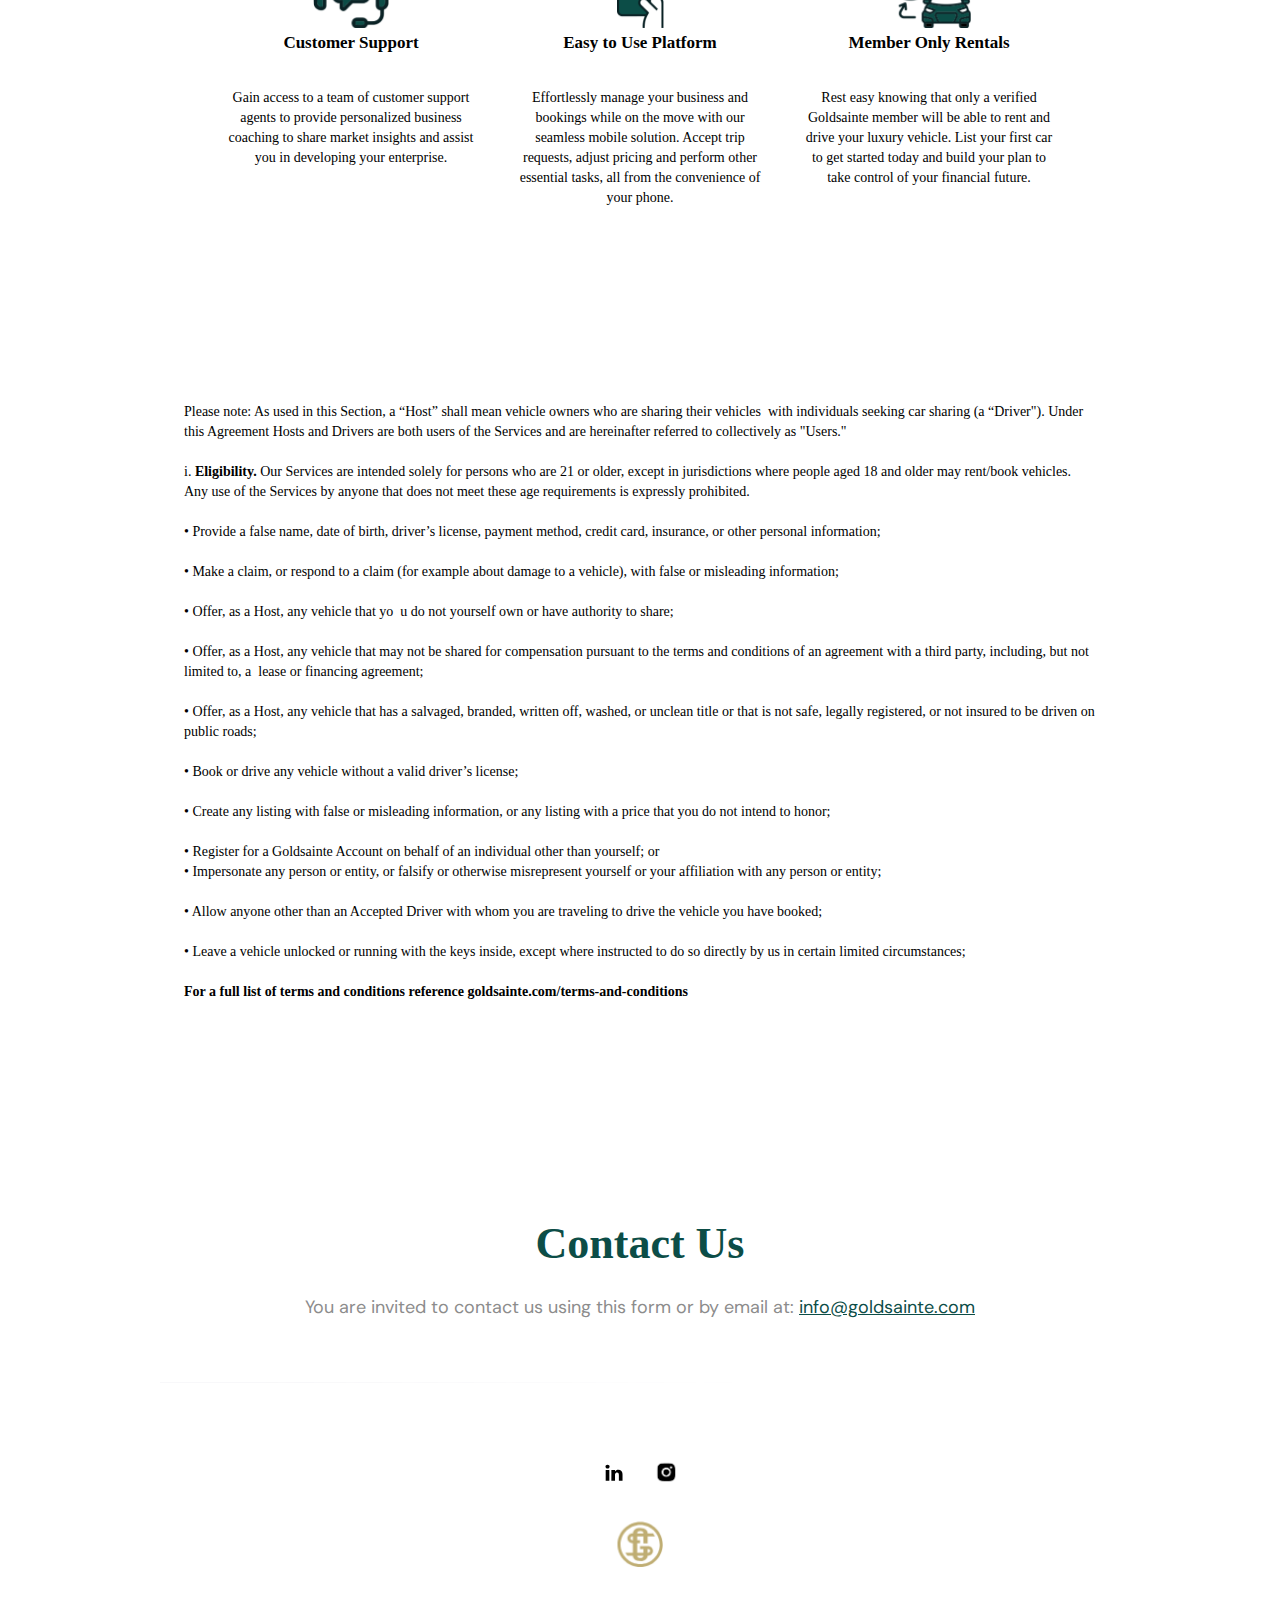
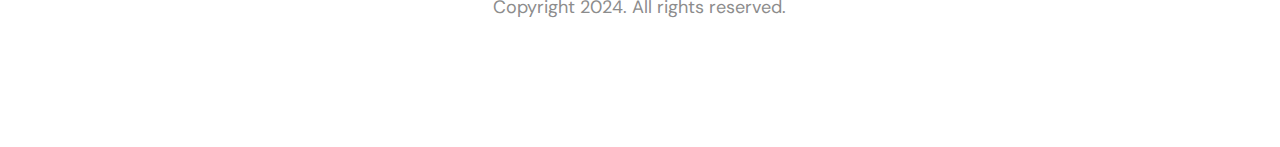
<file: carshare.html>
<!DOCTYPE html>
<html>
  <head>
    <meta charset="utf-8" />
    <meta name="viewport" content="initial-scale=1, width=device-width" />

    <link rel="stylesheet" href="./global.css" />
    <link rel="stylesheet" href="./carshare.css" />
    <link
      rel="stylesheet"
      href="https://fonts.googleapis.com/css2?family=DM Sans:wght@400&display=swap"
    />

    <style>
      @font-face {
        :font-family: "Covik Sans";
        src: url("/public/Covik-Sans-Regular.otf");
        font-weight: 400;
      }
      @font-face {
        :font-family: "Covik Sans";
        src: url("/public/Covik-Sans-Medium.otf");
        font-weight: 500;
      }
      @font-face {
        :font-family: "Covik Sans";
        src: url("/public/Covik-Sans-Bold.otf");
        font-weight: 700;
      }
      @font-face {
        :font-family: "Covik Sans";
        src: url("/public/Covik-Sans-Semibold.otf");
        font-weight: 600;
      }
      @font-face {
        :font-family: "Covik Sans";
        src: url("/public/Covik-Sans-Regular.otf");
        font-weight: 900;
      }
      @font-face {
        :font-family: "Chiffon";
        src: url("/public/Chiffon.otf");
        font-weight: 400;
      }
    </style>
  </head>
  <body>
    <div class="carshare">
      <div class="carsharehero">
        <img
          class="carshare-hero-image2-icon"
          alt=""
          src="./public/carsharehero-111@2x.png"
        />

        <img class="faqhero-1-icon" alt="" src="./public/faqhero-1@2x.png" />

        <div class="carsharehero-child"></div>
        <div class="carsharehero-item"></div>
        <div class="carsharehero-inner">
          <div class="frame-wrapper23">
            <div class="heading-parent37">
              <div class="heading42">
                Register Your Vehicle With Goldsainte’s car share Marketplace
              </div>
              <div class="paragraph76">
                Goldsainte is the world’s first luxury membership ride share app
                that exclusively uses only company-owned Bentley, Rolls Royce,
                Maybach and Infiniti QX80 as ride share vehicles.
              </div>
            </div>
          </div>
        </div>
        <div class="carshare-main-logo-nav">
          <a
            class="primary-horizontal-logo-green-5"
            href="./index.html"
            id="primaryHorizontalLogoGreen"
          >
          </a>
          <button class="hamburger-menu7-wrapper" id="frameButton">
            <img
              class="hamburger-menu7-icon"
              alt=""
              src="./public/hamburgermenu11.svg"
            />
          </button>
        </div>
      </div>
      <div class="carshare-h1">
        <div class="frame-parent32">
          <div class="feature-title-parent9">
            <div class="feature-title19">Why choose Goldsainte?</div>
            <a
              class="text9"
              href="https://goldsainte69446.activehosted.com/f/5"
              target="_blank"
            >
              <p class="seize-the-reins">
                Seize the reins of your financial freedom and ignite your
                entrepreneurial journey with Goldsainte, the world's first
                member's only luxury car sharing platform.
              </p>
              <p class="seize-the-reins">&nbsp;</p>
              <p class="seize-the-reins">
                Scale your business up or down at your own pace. Goldsainte's
                car share platform provides aspiring business owners with the
                essential tools and support to establish a thriving fleet of
                shared vehicles on the marketplace, generating a boost to their
                annual earnings.
              </p>
              <p class="seize-the-reins">&nbsp;</p>
              <p class="seize-the-reins">
                Ready to take the first step? List your first car today and
                embark on your journey towards financial success. With the
                freedom to customize your business and expand at your own pace,
                the possibilities are limitless.
              </p>
              <p class="seize-the-reins">&nbsp;</p>
              <p class="click-to-begin2">CLICK TO BEGIN</p>
            </a>
          </div>
          <img
            class="bently-flying-spur-gray-icon"
            alt=""
            src="./public/bentlyflyingspurgray@2x.png"
          />
        </div>
      </div>
      <div class="carshare-h2">
        <div class="frame-parent33">
          <div class="built-in-infrastructure-to-get-wrapper">
            <div class="built-in-infrastructure-to-container">
              <p class="built-in-infrastructure-to">
                Built-in infrastructure to get you up and running.
              </p>
              <p class="why-list-with-goldsainte">
                <b>Why list with Goldsainte?</b>
              </p>
            </div>
          </div>
          <div class="headings-wrapper12">
            <div class="headings15">
              <p class="membership-benefits1">MEMBERSHIP BENEFITS</p>
              <p class="blank-line248">&nbsp;</p>
              <p class="blank-line248">&nbsp;</p>
            </div>
          </div>
          <div class="frame-wrapper24">
            <div class="headings-wrapper13">
              <div class="headings16">Why Ride with Goldsainte Connect?</div>
            </div>
          </div>
        </div>
      </div>
      <div class="carshare-h3">
        <div class="frame-parent34">
          <div class="frame-wrapper25">
            <div class="headings-wrapper13">
              <div class="headings16">Why Ride with Goldsainte Connect?</div>
            </div>
          </div>
          <div class="group-parent3">
            <div class="frame-wrapper26">
              <div class="customer-support-iconsvg-parent">
                <img
                  class="customer-support-iconsvg"
                  alt=""
                  src="./public/customer-support-iconsvg@2x.png"
                />

                <div class="paragraph77">
                  <p class="customer-support">
                    <span>
                      <span class="customer-support1">
                        <b>Customer Support</b>
                      </span>
                    </span>
                  </p>
                  <p class="seize-the-reins">
                    <span>
                      <span>
                        <span class="customer-support1">
                          <span>&nbsp;</span>
                        </span>
                      </span>
                    </span>
                  </p>
                  <p class="gain-access-to-a-team-of-custo">
                    <span>
                      <span>
                        <span class="gain-access-to"
                          >Gain access to a team of customer support agents to
                          provide personalized business coaching to share market
                          insights and assist you in developing your
                          enterprise.</span
                        >
                      </span>
                    </span>
                  </p>
                  <p class="blank-line252">
                    <span>
                      <span class="customer-support1">&nbsp;</span>
                    </span>
                  </p>
                  <p class="seize-the-reins">
                    <span>
                      <span class="customer-support1">&nbsp;</span>
                    </span>
                  </p>
                  <p class="seize-the-reins">
                    <span>
                      <span class="customer-support1">&nbsp;</span>
                    </span>
                  </p>
                  <p class="seize-the-reins">
                    <span>
                      <span class="customer-support1">&nbsp;</span>
                    </span>
                  </p>
                </div>
              </div>
            </div>
            <div class="frame-wrapper27">
              <div class="platform-iconsvg-parent">
                <img
                  class="platform-iconsvg"
                  alt=""
                  src="./public/platform-iconsvg@2x.png"
                />

                <div class="paragraph77">
                  <p class="customer-support">
                    <span class="customer-support1">
                      <b>Easy to Use Platform</b>
                    </span>
                  </p>
                  <p class="seize-the-reins">
                    <span>
                      <span class="customer-support1">
                        <span>&nbsp;</span>
                      </span>
                    </span>
                  </p>
                  <p class="gain-access-to-a-team-of-custo">
                    <span>
                      <span class="gain-access-to"
                        >Effortlessly manage your business and bookings while on
                        the move with our seamless mobile solution. Accept trip
                        requests, adjust pricing and perform other essential
                        tasks, all from the convenience of your phone.</span
                      >
                    </span>
                  </p>
                  <p class="seize-the-reins">
                    <span>
                      <span class="gain-access-to">&nbsp;</span>
                    </span>
                  </p>
                  <p class="seize-the-reins">
                    <span>
                      <span class="customer-support1">&nbsp;</span>
                    </span>
                  </p>
                  <p class="seize-the-reins">
                    <span>
                      <span class="customer-support1">&nbsp;</span>
                    </span>
                  </p>
                  <p class="seize-the-reins">
                    <span>
                      <span class="customer-support1">&nbsp;</span>
                    </span>
                  </p>
                  <p class="seize-the-reins">
                    <span>
                      <span class="customer-support1">&nbsp;</span>
                    </span>
                  </p>
                </div>
              </div>
            </div>
            <div class="frame-wrapper27">
              <div class="platform-iconsvg-parent">
                <img
                  class="rent-iconsvg"
                  alt=""
                  src="./public/rent-iconsvg@2x.png"
                />

                <div class="paragraph77">
                  <p class="customer-support">
                    <span class="customer-support1">
                      <b>Member Only Rentals</b>
                    </span>
                  </p>
                  <p class="seize-the-reins">
                    <span>
                      <span class="customer-support1">
                        <span>&nbsp;</span>
                      </span>
                    </span>
                  </p>
                  <p class="gain-access-to-a-team-of-custo">
                    <span>
                      <span class="gain-access-to"
                        >Rest easy knowing that only a verified Goldsainte
                        member will be able to rent and drive your luxury
                        vehicle. List your first car to get started today and
                        build your plan to take control of your financial
                        future.</span
                      >
                    </span>
                  </p>
                  <p class="seize-the-reins">
                    <span>
                      <span class="customer-support1">&nbsp;</span>
                    </span>
                  </p>
                  <p class="seize-the-reins">
                    <span>
                      <span class="customer-support1">&nbsp;</span>
                    </span>
                  </p>
                  <p class="seize-the-reins">
                    <span>
                      <span class="customer-support1">&nbsp;</span>
                    </span>
                  </p>
                  <p class="seize-the-reins">
                    <span>
                      <span class="customer-support1">&nbsp;</span>
                    </span>
                  </p>
                </div>
              </div>
            </div>
          </div>
        </div>
      </div>
      <div class="carshare-h4">
        <div class="frame-parent35">
          <div class="big-number-wrapper5">
            <div class="big-number21">FREQUENTLY ASKED QUESTIONS:</div>
          </div>
          <div class="please-note-as-container">
            <p class="seize-the-reins">
              Please note: As used in this Section, a “Host” shall mean vehicle
              owners who are sharing their vehicles  with individuals seeking
              car sharing (a “Driver"). Under this Agreement Hosts and Drivers
              are both users of the Services and are hereinafter referred to
              collectively as "Users."
            </p>
            <p class="seize-the-reins">&nbsp;</p>
            <p class="seize-the-reins">
              <span class="i">i. </span>
              <b class="i">Eligibility.</b>
              <span>
                Our Services are intended solely for persons who are 21 or
                older, except in jurisdictions where people aged 18 and older
                may rent/book vehicles. Any use of the Services by anyone that
                does not meet these age requirements is expressly
                prohibited.</span
              >
            </p>
            <p class="seize-the-reins">&nbsp;</p>
            <p class="seize-the-reins">
              • Provide a false name, date of birth, driver’s license, payment
              method, credit card, insurance, or other personal information;
            </p>
            <p class="seize-the-reins">&nbsp;</p>
            <p class="seize-the-reins">
              • Make a claim, or respond to a claim (for example about damage to
              a vehicle), with false or misleading information;
            </p>
            <p class="seize-the-reins">&nbsp;</p>
            <p class="seize-the-reins">
              • Offer, as a Host, any vehicle that yo  u do not yourself own or
              have authority to share;
            </p>
            <p class="seize-the-reins">&nbsp;</p>
            <p class="seize-the-reins">
              • Offer, as a Host, any vehicle that may not be shared for
              compensation pursuant to the terms and conditions of an agreement
              with a third party, including, but not limited to, a  lease or
              financing agreement;
            </p>
            <p class="seize-the-reins">&nbsp;</p>
            <p class="seize-the-reins">
              • Offer, as a Host, any vehicle that has a salvaged, branded,
              written off, washed, or unclean title or that is not safe, legally
              registered, or not insured to be driven on public roads;
            </p>
            <p class="seize-the-reins">&nbsp;</p>
            <p class="seize-the-reins">
              • Book or drive any vehicle without a valid driver’s license;
            </p>
            <p class="seize-the-reins">&nbsp;</p>
            <p class="seize-the-reins">
              • Create any listing with false or misleading information, or any
              listing with a price that you do not intend to honor;
            </p>
            <p class="seize-the-reins">&nbsp;</p>
            <p class="seize-the-reins">
              • Register for a Goldsainte Account on behalf of an individual
              other than yourself; or
            </p>
            <p class="seize-the-reins">
              • Impersonate any person or entity, or falsify or otherwise
              misrepresent yourself or your affiliation with any person or
              entity;
            </p>
            <p class="seize-the-reins">&nbsp;</p>
            <p class="seize-the-reins">
              • Allow anyone other than an Accepted Driver with whom you are
              traveling to drive the vehicle you have booked;
            </p>
            <p class="seize-the-reins">&nbsp;</p>
            <p class="seize-the-reins">
              • Leave a vehicle unlocked or running with the keys inside, except
              where instructed to do so directly by us in certain limited
              circumstances;
            </p>
            <p class="seize-the-reins">&nbsp;</p>
            <p class="seize-the-reins">
              <b
                >For a full list of terms and conditions reference
                goldsainte.com/terms-and-conditions</b
              >
            </p>
          </div>
        </div>
      </div>
      <div class="carshare-footer">
        <div class="carshare-footer-inner">
          <div class="frame-parent36">
            <div class="heading-parent38">
              <div class="heading43">Contact Us</div>
              <div class="paragraph80">
                <span class="you-are-invited17"
                  >You are invited to contact us using this form or by email
                  at:</span
                >
                <span class="span25"> </span>
                <a
                  class="infogoldsaintecom34"
                  href="https://www.goldsainte.com/about#"
                  target="_blank"
                >
                  <span class="infogoldsaintecom35">info@goldsainte.com</span>
                </a>
              </div>
            </div>
            <div class="heading-parent39">
              <div class="heading44">Contact Us</div>
              <div class="paragraph81">
                <span class="you-are-invited17"
                  >You are invited to contact us using this form or by email
                  at:</span
                >
                <span class="span25"> </span>
                <a
                  class="infogoldsaintecom34"
                  href="https://goldsainte69446.activehosted.com/f/1"
                  target="_blank"
                >
                  <span class="infogoldsaintecom35">info@goldsainte.com</span>
                </a>
              </div>
            </div>
            <div class="divider-wrapper9">
              <img class="divider-icon11" alt="" src="./public/divider.svg" />
            </div>
            <div class="contact-info-parent9">
              <div class="contact-info11">
                <div class="social-media-container3-wrapper">
                  <div class="social-media-container31">
                    <a
                      class="social-media-icon-squarelinke11"
                      href="https://www.linkedin.com/company/goldsainte/mycompany/"
                      id="socialMediaIconSquareLinke"
                    >
                      <img
                        class="social-media-icon-squarelinke-child1"
                        alt=""
                        src="./public/group-73.svg"
                      />
                    </a>
                    <img
                      class="social-media-icon-squareinsta11"
                      alt=""
                      src="./public/social-media-icon-squareinstagram2@2x.png"
                      id="socialMediaIconSquareInsta"
                    />
                  </div>
                </div>
              </div>
              <img
                class="goldsainte-gold-logo-carshare-icon"
                alt=""
                src="./public/goldsaintegoldlogocarshare@2x.png"
              />

              <div class="email11">Copyright 2024. All rights reserved.</div>
            </div>
          </div>
        </div>
      </div>
    </div>

    <div id="menuhome" class="popup-overlay" style="display: none">
      <div class="menuhome" data-animate-on-scroll>
        <div class="primary-horizontal-logo-green-wrapper">
          <img
            class="primary-horizontal-logo-green-icon"
            alt=""
            src="./public/primaryhorizontallogogreen-2@2x.png"
            id="drawerprimaryHorizontalLogoGreenImage"
          />
        </div>
        <div class="sections">
          <a class="about" href="./aboutus.html">about</a>
          <div class="sections-child"></div>
          <a class="about" href="./membership.html">membership</a>
          <div class="sections-child"></div>
          <a class="about" href="./partnerwithus.html">partner</a>
          <div class="sections-child"></div>
          <a class="about" href="./carshare.html">Car Share</a>
          <div class="sections-child"></div>
          <a class="about" href="./connect.html">connect</a>
          <div class="sections-child"></div>
          <a class="about" href="./faq.html">faq</a>
          <div class="sections-child"></div>
          <a class="about" href="./franchisehome.html">Franchise</a>
        </div>
      </div>
    </div>

    <script>
      var drawerprimaryHorizontalLogoGreenImage = document.getElementById(
        "drawerprimaryHorizontalLogoGreenImage"
      );
      if (drawerprimaryHorizontalLogoGreenImage) {
        drawerprimaryHorizontalLogoGreenImage.addEventListener("click", function (e) {
          window.location.href = "./index1.html";
        });
      }
      var scrollAnimElements = document.querySelectorAll("[data-animate-on-scroll]");
      var observer = new IntersectionObserver(
        (entries) => {
          for (const entry of entries) {
            if (entry.isIntersecting || entry.intersectionRatio > 0) {
              const targetElement = entry.target;
              targetElement.classList.add("animate");
              observer.unobserve(targetElement);
            }
          }
        },
        {
          threshold: 0.15,
        }
      );
      
      for (let i = 0; i < scrollAnimElements.length; i++) {
        observer.observe(scrollAnimElements[i]);
      }
      
      var primaryHorizontalLogoGreen = document.getElementById(
        "primaryHorizontalLogoGreen"
      );
      if (primaryHorizontalLogoGreen) {
        primaryHorizontalLogoGreen.addEventListener("click", function (e) {
          window.location.href = "./index1.html";
        });
      }
      
      var frameButton = document.getElementById("frameButton");
      if (frameButton) {
        frameButton.addEventListener("click", function () {
          var drawerOverlay = document.getElementById("menuhome");
          if (!drawerOverlay) return;
          var drawerOverlayStyle = drawerOverlay.style;
          if (drawerOverlayStyle) {
            drawerOverlayStyle.display = "flex";
            drawerOverlayStyle.zIndex = 99;
            drawerOverlayStyle.backgroundColor = "rgba(113, 113, 113, 0.3)";
            drawerOverlayStyle.alignItems = "flex-start";
            drawerOverlayStyle.justifyContent = "";
          }
          drawerOverlay.setAttribute("closable", "");
      
          var onClick =
            drawerOverlay.onClick ||
            function (e) {
              if (
                e.target === drawerOverlay &&
                drawerOverlay.hasAttribute("closable")
              ) {
                drawerOverlayStyle.display = "none";
              }
            };
          drawerOverlay.addEventListener("click", onClick);
        });
      }
      
      var socialMediaIconSquareLinke = document.getElementById(
        "socialMediaIconSquareLinke"
      );
      if (socialMediaIconSquareLinke) {
        socialMediaIconSquareLinke.addEventListener("click", function () {
          window.open("https://www.linkedin.com/company/goldsainte/mycompany/");
        });
      }
      
      var socialMediaIconSquareInsta = document.getElementById(
        "socialMediaIconSquareInsta"
      );
      if (socialMediaIconSquareInsta) {
        socialMediaIconSquareInsta.addEventListener("click", function () {
          window.open("https://www.instagram.com/goldsainte/");
        });
      }
      </script>
  </body>
</html>
</file>
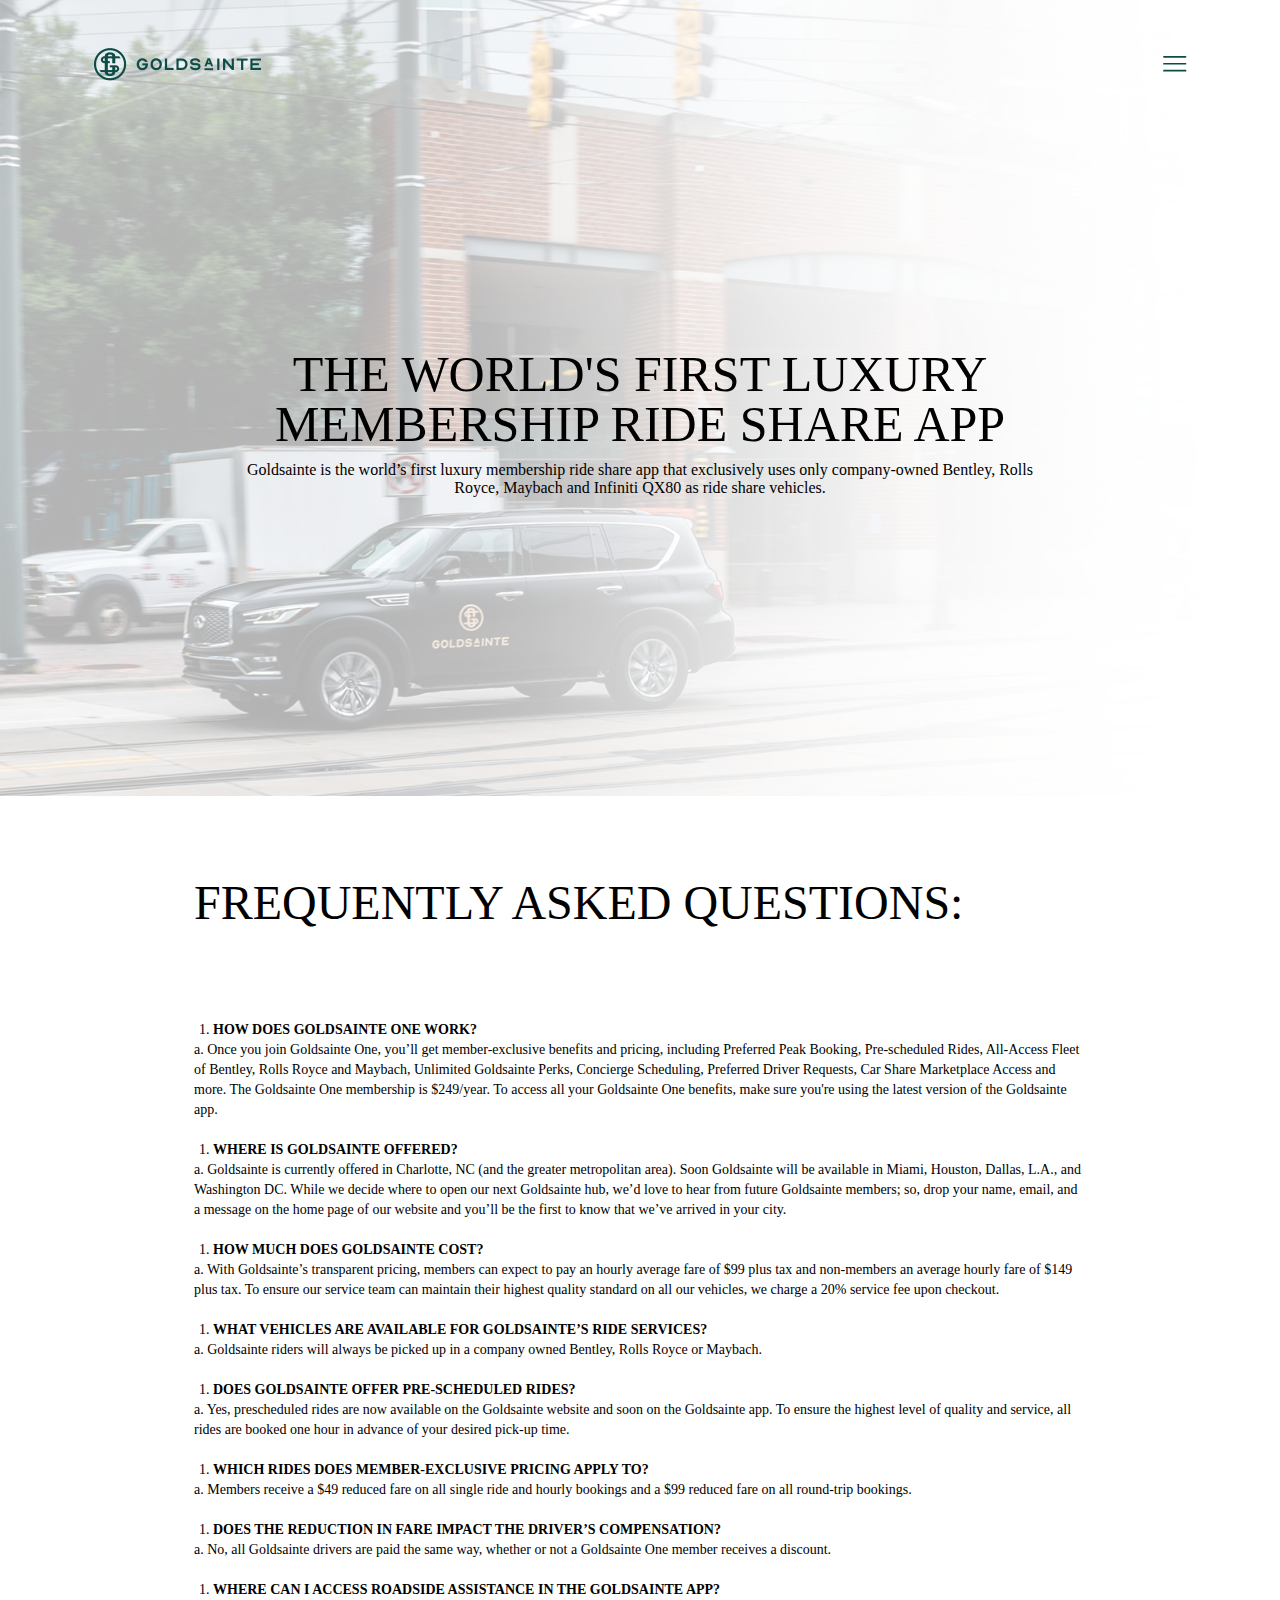
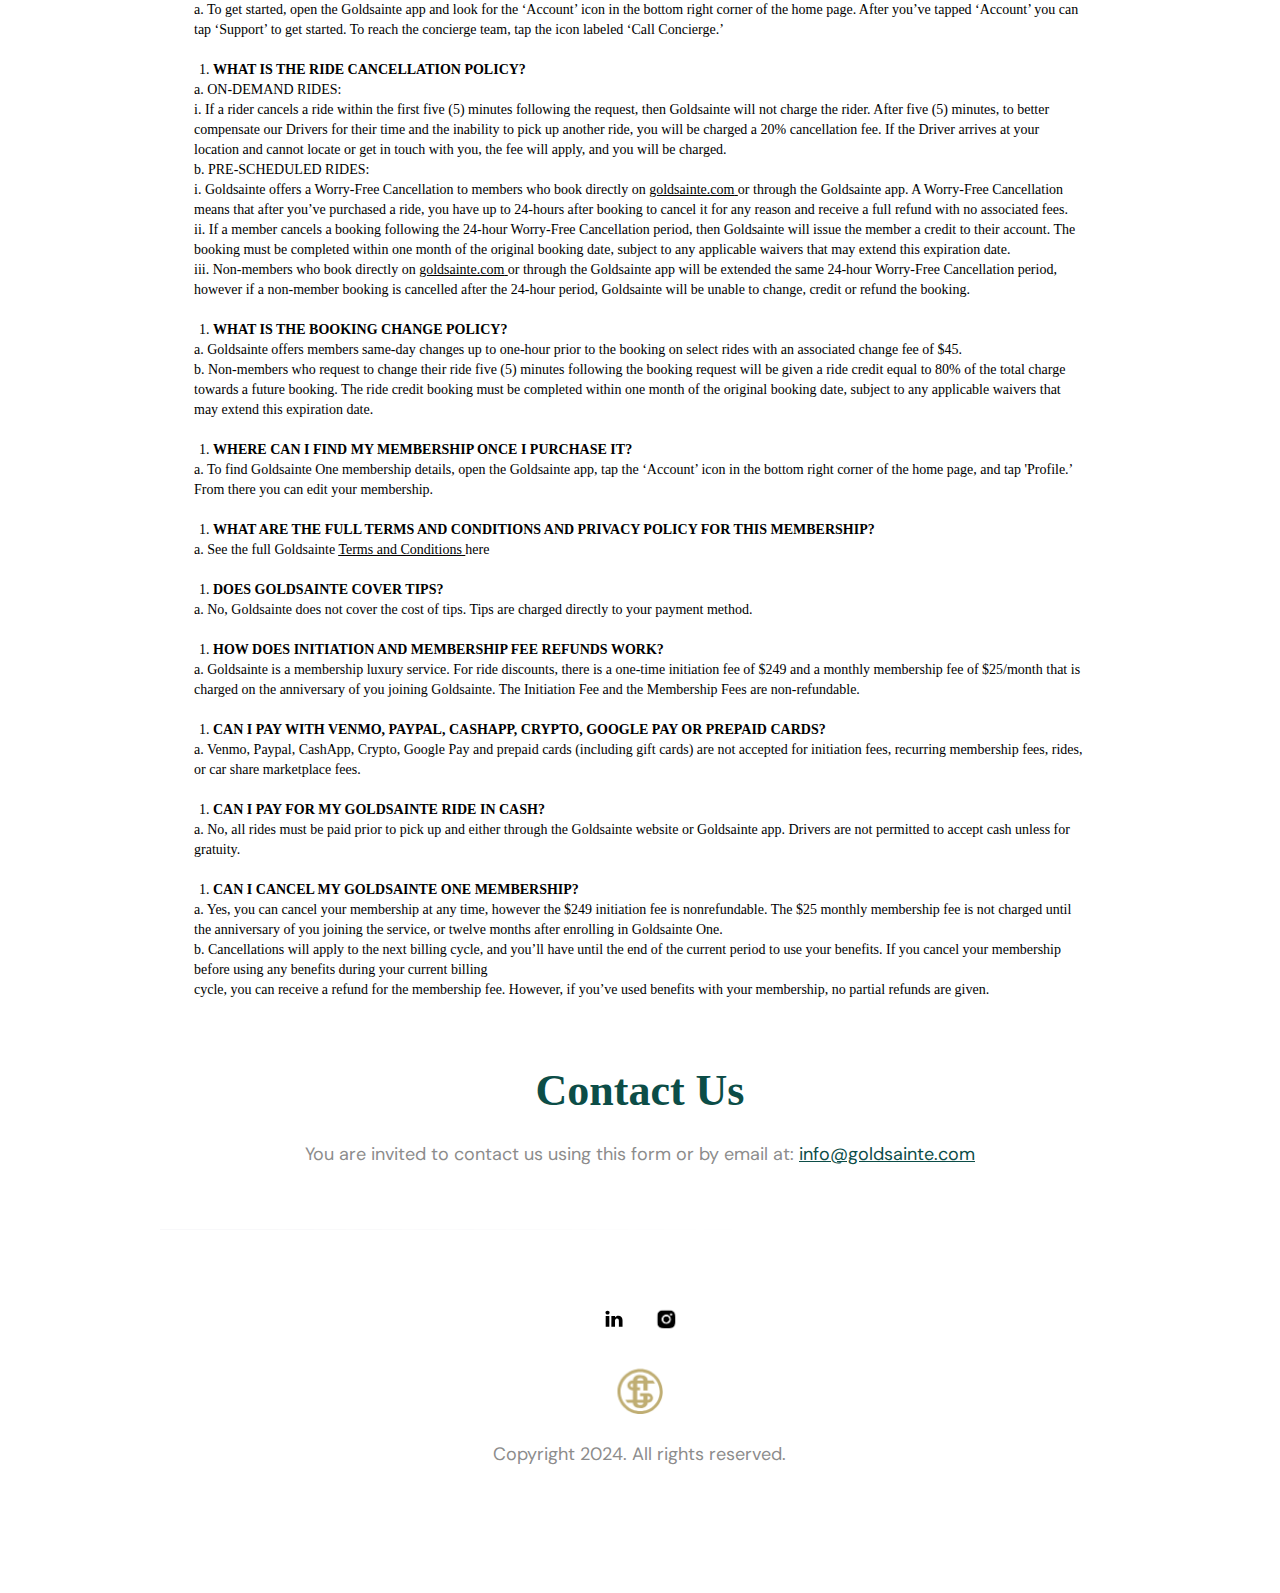
<file: faq.html>
<!DOCTYPE html>
<html>
  <head>
    <meta charset="utf-8" />
    <meta name="viewport" content="initial-scale=1, width=device-width" />

    <link rel="stylesheet" href="./global.css" />
    <link rel="stylesheet" href="./faq.css" />
    <link
      rel="stylesheet"
      href="https://fonts.googleapis.com/css2?family=DM Sans:wght@400&display=swap"
    />

    <style>
      @font-face {
        :font-family: "Covik Sans";
        src: url("/public/Covik-Sans-Regular.otf");
        font-weight: 400;
      }
      @font-face {
        :font-family: "Covik Sans";
        src: url("/public/Covik-Sans-Medium.otf");
        font-weight: 500;
      }
      @font-face {
        :font-family: "Covik Sans";
        src: url("/public/Covik-Sans-Bold.otf");
        font-weight: 700;
      }
      @font-face {
        :font-family: "Covik Sans";
        src: url("/public/Covik-Sans-Semibold.otf");
        font-weight: 600;
      }
      @font-face {
        :font-family: "Covik Sans";
        src: url("/public/Covik-Sans-Regular.otf");
        font-weight: 900;
      }
      @font-face {
        :font-family: "Chiffon";
        src: url("/public/Chiffon.otf");
        font-weight: 400;
      }
    </style>
  </head>
  <body>
    <div class="faq1">
      <div class="faq-hero">
        <img
          class="faq-hero-image-1-icon"
          alt=""
          src="./public/septcontent2023116-11@2x.png"
        />

        <div class="faq-hero-child"></div>
        <div class="faq-hero-item"></div>
        <div class="faq-hero-inner">
          <div class="frame-wrapper20">
            <div class="heading-parent30">
              <div class="heading33">
                THE WORLD'S FIRST LUXURY MEMBERSHIP RIDE SHARE APP
              </div>
              <div class="paragraph66">
                Goldsainte is the world’s first luxury membership ride share app
                that exclusively uses only company-owned Bentley, Rolls Royce,
                Maybach and Infiniti QX80 as ride share vehicles.
              </div>
            </div>
          </div>
        </div>
        <div class="faq-main-logo-nav">
          <a
            class="primary-horizontal-logo-gold-f1"
            href="./index.html"
            id="primaryHorizontalLogoGoldF"
          >
          </a>
          <button class="hamburger-menu6-wrapper" id="frameButton">
            <img
              class="hamburger-menu6-icon"
              alt=""
              src="./public/hamburgermenu11.svg"
            />
          </button>
        </div>
      </div>
      <div class="faq-h1">
        <div class="frame-parent23">
          <div class="big-number-wrapper3">
            <div class="big-number12">FREQUENTLY ASKED QUESTIONS:</div>
          </div>
          <div class="frequently-asked-questions">
            FREQUENTLY ASKED QUESTIONS:
          </div>
        </div>
      </div>
      <div class="faq-h2">
        <div class="frame-parent24">
          <div class="big-number-wrapper3">
            <div class="big-number12">FREQUENTLY ASKED QUESTIONS:</div>
          </div>
          <div class="how-does-goldsainte-container">
            <ol class="how-does-goldsainte-one-work">
              <li class="how-does-goldsainte-one-work1">
                <span class="how-does-goldsainte"
                  >HOW DOES GOLDSAINTE ONE WORK?</span
                >
              </li>
            </ol>
            <p class="a-once-you-join-goldsainte-on">
              <span class="a-once-you">
                a. Once you join Goldsainte One, you’ll get member-exclusive
                benefits and pricing, including Preferred Peak Booking,
                Pre-scheduled Rides, All-Access Fleet of Bentley, Rolls Royce
                and Maybach, Unlimited Goldsainte Perks, Concierge Scheduling,
                Preferred Driver Requests, Car Share Marketplace Access and
                more. The Goldsainte One membership is $249/year. To access all
                your Goldsainte One benefits, make sure you're using the latest
                version of the Goldsainte app.</span
              >
            </p>
            <p class="a-once-you-join-goldsainte-on">
              <span class="a-once-you">&nbsp;</span>
            </p>
            <ol class="how-does-goldsainte-one-work">
              <li class="how-does-goldsainte-one-work1">
                <span class="how-does-goldsainte"
                  >WHERE IS GOLDSAINTE OFFERED?</span
                >
              </li>
            </ol>
            <p class="a-once-you-join-goldsainte-on">
              <span class="a-once-you">
                a. Goldsainte is currently offered in Charlotte, NC (and the
                greater metropolitan area). Soon Goldsainte will be available in
                Miami, Houston, Dallas, L.A., and Washington DC. While we decide
                where to open our next Goldsainte hub, we’d love to hear from
                future Goldsainte members; so, drop your name, email, and a
                message on the home page of our website and you’ll be the first
                to know that we’ve arrived in your city.</span
              >
            </p>
            <p class="a-once-you-join-goldsainte-on">
              <span class="a-once-you">&nbsp;</span>
            </p>
            <ol class="how-does-goldsainte-one-work">
              <li class="how-does-goldsainte-one-work1">
                <span class="how-does-goldsainte"
                  >HOW MUCH DOES GOLDSAINTE COST?</span
                >
              </li>
            </ol>
            <p class="a-once-you-join-goldsainte-on">
              <span class="a-once-you">
                a. With Goldsainte’s transparent pricing, members can expect to
                pay an hourly average fare of $99 plus tax and non-members an
                average hourly fare of $149 plus tax. To ensure our service team
                can maintain their highest quality standard on all our vehicles,
                we charge a 20% service fee upon checkout.</span
              >
            </p>
            <p class="a-once-you-join-goldsainte-on">
              <span class="a-once-you">&nbsp;</span>
            </p>
            <ol class="how-does-goldsainte-one-work">
              <li class="how-does-goldsainte-one-work1">
                <span class="how-does-goldsainte"
                  >WHAT VEHICLES ARE AVAILABLE FOR GOLDSAINTE’S RIDE
                  SERVICES?</span
                >
              </li>
            </ol>
            <p class="a-once-you-join-goldsainte-on">
              <span class="a-once-you">
                a. Goldsainte riders will always be picked up in a company owned
                Bentley, Rolls Royce or Maybach.</span
              >
            </p>
            <p class="a-once-you-join-goldsainte-on">
              <span class="a-once-you">&nbsp;</span>
            </p>
            <ol class="how-does-goldsainte-one-work">
              <li class="how-does-goldsainte-one-work1">
                <span class="how-does-goldsainte"
                  >DOES GOLDSAINTE OFFER PRE-SCHEDULED RIDES?</span
                >
              </li>
            </ol>
            <p class="a-once-you-join-goldsainte-on">
              <span class="a-once-you">
                a. Yes, prescheduled rides are now available on the Goldsainte
                website and soon on the Goldsainte app. To ensure the highest
                level of quality and service, all rides are booked one hour in
                advance of your desired pick-up time.</span
              >
            </p>
            <p class="a-once-you-join-goldsainte-on">
              <span class="a-once-you">&nbsp;</span>
            </p>
            <ol class="how-does-goldsainte-one-work">
              <li class="how-does-goldsainte-one-work1">
                <span class="how-does-goldsainte"
                  >WHICH RIDES DOES MEMBER-EXCLUSIVE PRICING APPLY TO?</span
                >
              </li>
            </ol>
            <p class="a-once-you-join-goldsainte-on">
              <span class="a-once-you">
                a. Members receive a $49 reduced fare on all single ride and
                hourly bookings and a $99 reduced fare on all round-trip
                bookings.</span
              >
            </p>
            <p class="a-once-you-join-goldsainte-on">
              <span class="a-once-you">&nbsp;</span>
            </p>
            <ol class="how-does-goldsainte-one-work">
              <li class="how-does-goldsainte-one-work1">
                <span class="how-does-goldsainte"
                  >DOES THE REDUCTION IN FARE IMPACT THE DRIVER’S
                  COMPENSATION?</span
                >
              </li>
            </ol>
            <p class="a-once-you-join-goldsainte-on">
              <span class="a-once-you">
                a. No, all Goldsainte drivers are paid the same way, whether or
                not a Goldsainte One member receives a discount.</span
              >
            </p>
            <p class="a-once-you-join-goldsainte-on">
              <span class="a-once-you">&nbsp;</span>
            </p>
            <ol class="how-does-goldsainte-one-work">
              <li class="how-does-goldsainte-one-work1">
                <span class="how-does-goldsainte"
                  >WHERE CAN I ACCESS ROADSIDE ASSISTANCE IN THE GOLDSAINTE
                  APP?</span
                >
              </li>
            </ol>
            <p class="a-once-you-join-goldsainte-on">
              <span class="a-once-you">
                a. To get started, open the Goldsainte app and look for the
                ‘Account’ icon in the bottom right corner of the home page.
                After you’ve tapped ‘Account’ you can tap ‘Support’ to get
                started. To reach the concierge team, tap the icon labeled ‘Call
                Concierge.’</span
              >
            </p>
            <p class="a-once-you-join-goldsainte-on">
              <span class="a-once-you">&nbsp;</span>
            </p>
            <ol class="how-does-goldsainte-one-work">
              <li class="how-does-goldsainte-one-work1">
                <span class="how-does-goldsainte"
                  >WHAT IS THE RIDE CANCELLATION POLICY?</span
                >
              </li>
            </ol>
            <p class="a-once-you-join-goldsainte-on">
              <span> a. ON-DEMAND RIDES:</span>
            </p>
            <p class="a-once-you-join-goldsainte-on">
              <span>
                i. If a rider cancels a ride within the first five (5) minutes
                following the request, then Goldsainte will not charge the
                rider. After five (5) minutes, to better compensate our Drivers
                for their time and the inability to pick up another ride, you
                will be charged a 20% cancellation fee. If the Driver arrives at
                your location and cannot locate or get in touch with you, the
                fee will apply, and you will be charged.</span
              >
            </p>
            <p class="a-once-you-join-goldsainte-on">
              <span> b. PRE-SCHEDULED RIDES:</span>
            </p>
            <p class="a-once-you-join-goldsainte-on">
              <span>
                i. Goldsainte offers a Worry-Free Cancellation to members who
                book directly on
              </span>
              <a
                class="goldsaintecom"
                href="http://goldsainte.com/"
                target="_blank"
              >
                <span>
                  <span class="goldsaintecom1">goldsainte.com</span>
                </span>
              </a>
              <span>
                or through the Goldsainte app. A Worry-Free Cancellation means
                that after you’ve purchased a ride, you have up to 24-hours
                after booking to cancel it for any reason and receive a full
                refund with no associated fees.
              </span>
            </p>
            <p class="a-once-you-join-goldsainte-on">
              <span>
                ii. If a member cancels a booking following the 24-hour
                Worry-Free Cancellation period, then Goldsainte will issue the
                member a credit to their account. The booking must be completed
                within one month of the original booking date, subject to any
                applicable waivers that may extend this expiration date.
              </span>
            </p>
            <p class="a-once-you-join-goldsainte-on">
              <span> iii. Non-members who book directly on </span>
              <a
                class="goldsaintecom"
                href="http://goldsainte.com/"
                target="_blank"
              >
                <span>
                  <span class="goldsaintecom1">goldsainte.com</span>
                </span>
              </a>
              <span>
                or through the Goldsainte app will be extended the same 24-hour
                Worry-Free Cancellation period, however if a non-member booking
                is cancelled after the 24-hour period, Goldsainte will be unable
                to change, credit or refund the booking.
              </span>
            </p>
            <p class="a-once-you-join-goldsainte-on">
              <span>&nbsp; </span>
            </p>
            <ol class="how-does-goldsainte-one-work">
              <li class="how-does-goldsainte-one-work1">
                <span class="how-does-goldsainte"
                  >WHAT IS THE BOOKING CHANGE POLICY?</span
                >
              </li>
            </ol>
            <p class="a-once-you-join-goldsainte-on">
              <span class="a-once-you">
                a. Goldsainte offers members same-day changes up to one-hour
                prior to the booking on select rides with an associated change
                fee of $45.</span
              >
            </p>
            <p class="a-once-you-join-goldsainte-on">
              <span class="a-once-you">
                b. Non-members who request to change their ride five (5) minutes
                following the booking request will be given a ride credit equal
                to 80% of the total charge towards a future booking. The ride
                credit booking must be completed within one month of the
                original booking date, subject to any applicable waivers that
                may extend this expiration date.</span
              >
            </p>
            <p class="a-once-you-join-goldsainte-on">
              <span class="a-once-you">&nbsp;</span>
            </p>
            <ol class="how-does-goldsainte-one-work">
              <li class="how-does-goldsainte-one-work1">
                <span class="how-does-goldsainte"
                  >WHERE CAN I FIND MY MEMBERSHIP ONCE I PURCHASE IT?</span
                >
              </li>
            </ol>
            <p class="a-once-you-join-goldsainte-on">
              <span class="a-once-you">
                a. To find Goldsainte One membership details, open the
                Goldsainte app, tap the ‘Account’ icon in the bottom right
                corner of the home page, and tap 'Profile.’ From there you can
                edit your membership.</span
              >
            </p>
            <p class="a-once-you-join-goldsainte-on">
              <span class="a-once-you">&nbsp;</span>
            </p>
            <ol class="how-does-goldsainte-one-work">
              <li class="how-does-goldsainte-one-work1">
                <span class="how-does-goldsainte"
                  >WHAT ARE THE FULL TERMS AND CONDITIONS AND PRIVACY POLICY FOR
                  THIS MEMBERSHIP?</span
                >
              </li>
            </ol>
            <p class="a-once-you-join-goldsainte-on">
              <span> a. See the full Goldsainte </span>
              <a
                class="goldsaintecom"
                href="https://www.goldsainte.com/terms-and-conditions"
                target="_blank"
              >
                <span>
                  <span class="goldsaintecom1">Terms and Conditions</span>
                </span>
              </a>
              <span> here</span>
            </p>
            <p class="a-once-you-join-goldsainte-on">
              <span>&nbsp;</span>
            </p>
            <ol class="how-does-goldsainte-one-work">
              <li class="how-does-goldsainte-one-work1">
                <span class="how-does-goldsainte"
                  >DOES GOLDSAINTE COVER TIPS?</span
                >
              </li>
            </ol>
            <p class="a-once-you-join-goldsainte-on">
              <span class="a-once-you">
                a. No, Goldsainte does not cover the cost of tips. Tips are
                charged directly to your payment method.</span
              >
            </p>
            <p class="a-once-you-join-goldsainte-on">
              <span class="a-once-you">&nbsp;</span>
            </p>
            <ol class="how-does-goldsainte-one-work">
              <li class="how-does-goldsainte-one-work1">
                <span class="how-does-goldsainte"
                  >HOW DOES INITIATION AND MEMBERSHIP FEE REFUNDS WORK?</span
                >
              </li>
            </ol>
            <p class="a-once-you-join-goldsainte-on">
              <span class="a-once-you">
                a. Goldsainte is a membership luxury service. For ride
                discounts, there is a one-time initiation fee of $249 and a
                monthly membership fee of $25/month that is charged on the
                anniversary of you joining Goldsainte. The Initiation Fee and
                the Membership Fees are non-refundable.</span
              >
            </p>
            <p class="a-once-you-join-goldsainte-on">
              <span class="a-once-you">&nbsp;</span>
            </p>
            <ol class="how-does-goldsainte-one-work">
              <li class="how-does-goldsainte-one-work1">
                <span class="how-does-goldsainte"
                  >CAN I PAY WITH VENMO, PAYPAL, CASHAPP, CRYPTO, GOOGLE PAY OR
                  PREPAID CARDS?</span
                >
              </li>
            </ol>
            <p class="a-once-you-join-goldsainte-on">
              <span class="a-once-you">
                a. Venmo, Paypal, CashApp, Crypto, Google Pay and prepaid cards
                (including gift cards) are not accepted for initiation fees,
                recurring membership fees, rides, or car share marketplace
                fees.</span
              >
            </p>
            <p class="a-once-you-join-goldsainte-on">
              <span class="a-once-you">&nbsp;</span>
            </p>
            <ol class="how-does-goldsainte-one-work">
              <li class="how-does-goldsainte-one-work1">
                <span class="how-does-goldsainte"
                  >CAN I PAY FOR MY GOLDSAINTE RIDE IN CASH?</span
                >
              </li>
            </ol>
            <p class="a-once-you-join-goldsainte-on">
              <span class="a-once-you">
                a. No, all rides must be paid prior to pick up and either
                through the Goldsainte website or Goldsainte app. Drivers are
                not permitted to accept cash unless for gratuity.</span
              >
            </p>
            <p class="a-once-you-join-goldsainte-on">
              <span class="a-once-you">&nbsp;</span>
            </p>
            <ol class="how-does-goldsainte-one-work">
              <li class="how-does-goldsainte-one-work1">
                <span class="how-does-goldsainte"
                  >CAN I CANCEL MY GOLDSAINTE ONE MEMBERSHIP?</span
                >
              </li>
            </ol>
            <p class="a-once-you-join-goldsainte-on">
              <span class="a-once-you">
                a. Yes, you can cancel your membership at any time, however the
                $249 initiation fee is nonrefundable. The $25 monthly membership
                fee is not charged until the anniversary of you joining the
                service, or twelve months after enrolling in Goldsainte
                One.</span
              >
            </p>
            <p class="a-once-you-join-goldsainte-on">
              <span class="a-once-you">
                b. Cancellations will apply to the next billing cycle, and
                you’ll have until the end of the current period to use your
                benefits. If you cancel your membership before using any
                benefits during your current billing
              </span>
            </p>
            <p class="a-once-you-join-goldsainte-on">
              <span class="a-once-you">
                cycle, you can receive a refund for the membership fee. However,
                if you’ve used benefits with your membership, no partial refunds
                are given.</span
              >
            </p>
          </div>
        </div>
      </div>
      <div class="faqfooter">
        <div class="faqfooter-inner">
          <div class="frame-parent25">
            <div class="heading-parent31">
              <div class="heading34">Contact Us</div>
              <div class="paragraph67">
                <span class="you-are-invited14"
                  >You are invited to contact us using this form or by email
                  at:</span
                >
                <span class="span18"> </span>
                <a
                  class="goldsaintecom"
                  href="https://www.goldsainte.com/about#"
                  target="_blank"
                >
                  <span class="goldsaintecom1">info@goldsainte.com</span>
                </a>
              </div>
            </div>
            <div class="heading-parent32">
              <div class="heading35">Contact Us</div>
              <div class="paragraph68">
                <span class="you-are-invited14"
                  >You are invited to contact us using this form or by email
                  at:</span
                >
                <span class="span18"> </span>
                <a
                  class="goldsaintecom"
                  href="https://goldsainte69446.activehosted.com/f/1"
                  target="_blank"
                >
                  <span class="goldsaintecom1">info@goldsainte.com</span>
                </a>
              </div>
            </div>
            <div class="divider-wrapper7">
              <img class="divider-icon9" alt="" src="./public/divider.svg" />
            </div>
            <div class="contact-info-parent7">
              <div class="contact-info9">
                <div class="social-media-container-wrapper5">
                  <div class="social-media-container8">
                    <a
                      class="social-media-icon-squarelinke9"
                      href="https://www.linkedin.com/company/goldsainte/mycompany/"
                      id="socialMediaIconSquareLinke"
                    >
                      <img
                        class="group-icon"
                        alt=""
                        src="./public/group-73.svg"
                      />
                    </a>
                    <img
                      class="social-media-icon-squareinsta9"
                      alt=""
                      src="./public/social-media-icon-squarelinkedin1@2x.png"
                      id="socialMediaIconSquareInsta"
                    />
                  </div>
                </div>
              </div>
              <img class="image-7-icon4" alt="" src="./public/image-7@2x.png" />

              <div class="email9">Copyright 2024. All rights reserved.</div>
            </div>
          </div>
        </div>
      </div>
    </div>

    <div id="menuhome" class="popup-overlay" style="display: none">
      <div class="menuhome" data-animate-on-scroll>
        <div class="primary-horizontal-logo-green-wrapper">
          <img
            class="primary-horizontal-logo-green-icon"
            alt=""
            src="./public/primaryhorizontallogogreen-2@2x.png"
            id="drawerprimaryHorizontalLogoGreenImage"
          />
        </div>
        <div class="sections">
          <a class="about" href="./aboutus.html">about</a>
          <div class="sections-child"></div>
          <a class="about" href="./membership.html">membership</a>
          <div class="sections-child"></div>
          <a class="about" href="./partnerwithus.html">partner</a>
          <div class="sections-child"></div>
          <a class="about" href="./carshare.html">Car Share</a>
          <div class="sections-child"></div>
          <a class="about" href="./connect.html">connect</a>
          <div class="sections-child"></div>
          <a class="about" href="./faq.html">faq</a>
          <div class="sections-child"></div>
          <a class="about" href="./franchisehome.html">Franchise</a>
        </div>
      </div>
    </div>

    <script>
      var drawerprimaryHorizontalLogoGreenImage = document.getElementById(
        "drawerprimaryHorizontalLogoGreenImage"
      );
      if (drawerprimaryHorizontalLogoGreenImage) {
        drawerprimaryHorizontalLogoGreenImage.addEventListener("click", function (e) {
          window.location.href = "./index1.html";
        });
      }
      var scrollAnimElements = document.querySelectorAll("[data-animate-on-scroll]");
      var observer = new IntersectionObserver(
        (entries) => {
          for (const entry of entries) {
            if (entry.isIntersecting || entry.intersectionRatio > 0) {
              const targetElement = entry.target;
              targetElement.classList.add("animate");
              observer.unobserve(targetElement);
            }
          }
        },
        {
          threshold: 0.15,
        }
      );
      
      for (let i = 0; i < scrollAnimElements.length; i++) {
        observer.observe(scrollAnimElements[i]);
      }
      
      var primaryHorizontalLogoGoldF = document.getElementById(
        "primaryHorizontalLogoGoldF"
      );
      if (primaryHorizontalLogoGoldF) {
        primaryHorizontalLogoGoldF.addEventListener("click", function (e) {
          window.location.href = "./index1.html";
        });
      }
      
      var frameButton = document.getElementById("frameButton");
      if (frameButton) {
        frameButton.addEventListener("click", function () {
          var drawerOverlay = document.getElementById("menuhome");
          if (!drawerOverlay) return;
          var drawerOverlayStyle = drawerOverlay.style;
          if (drawerOverlayStyle) {
            drawerOverlayStyle.display = "flex";
            drawerOverlayStyle.zIndex = 99;
            drawerOverlayStyle.backgroundColor = "rgba(113, 113, 113, 0.3)";
            drawerOverlayStyle.alignItems = "flex-start";
            drawerOverlayStyle.justifyContent = "";
          }
          drawerOverlay.setAttribute("closable", "");
      
          var onClick =
            drawerOverlay.onClick ||
            function (e) {
              if (
                e.target === drawerOverlay &&
                drawerOverlay.hasAttribute("closable")
              ) {
                drawerOverlayStyle.display = "none";
              }
            };
          drawerOverlay.addEventListener("click", onClick);
        });
      }
      
      var socialMediaIconSquareLinke = document.getElementById(
        "socialMediaIconSquareLinke"
      );
      if (socialMediaIconSquareLinke) {
        socialMediaIconSquareLinke.addEventListener("click", function () {
          window.open("https://www.linkedin.com/company/goldsainte/mycompany/");
        });
      }
      
      var socialMediaIconSquareInsta = document.getElementById(
        "socialMediaIconSquareInsta"
      );
      if (socialMediaIconSquareInsta) {
        socialMediaIconSquareInsta.addEventListener("click", function () {
          window.open("https://www.instagram.com/goldsainte/");
        });
      }
      </script>
  </body>
</html>
</file>
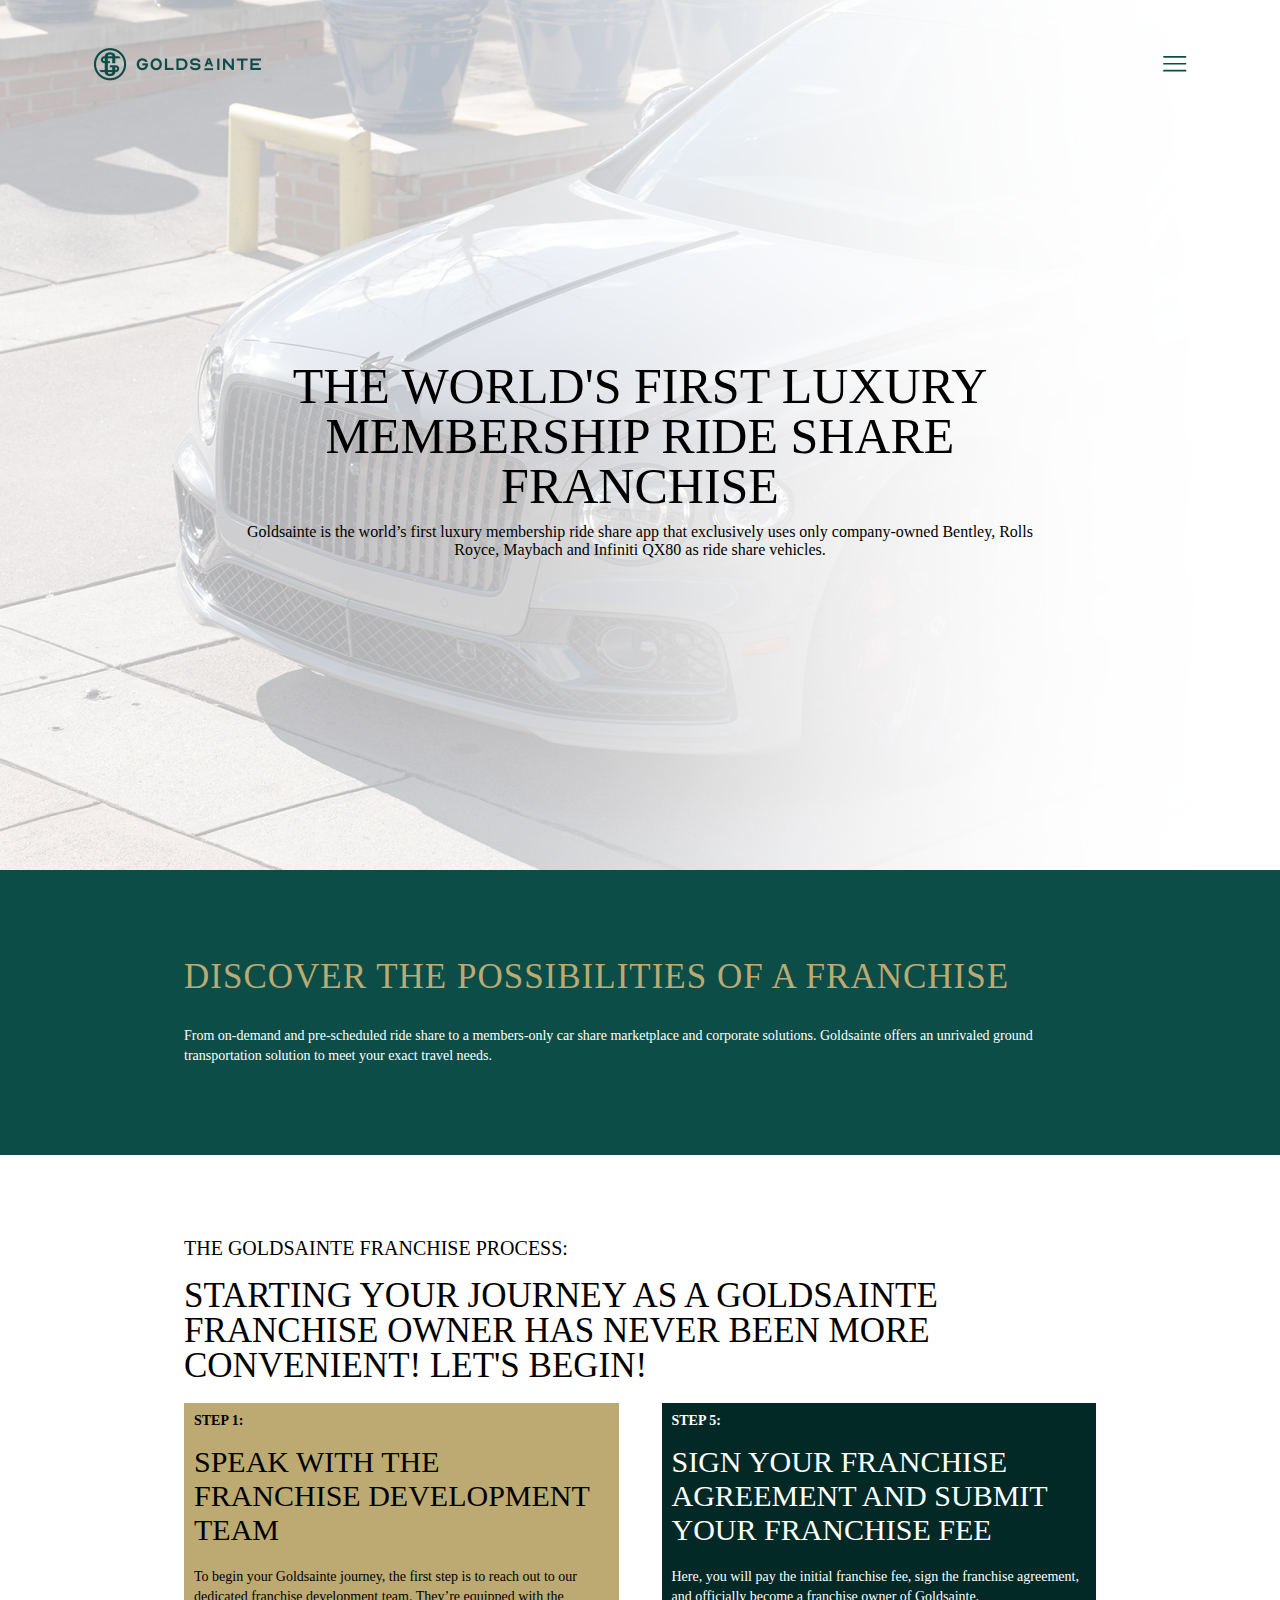
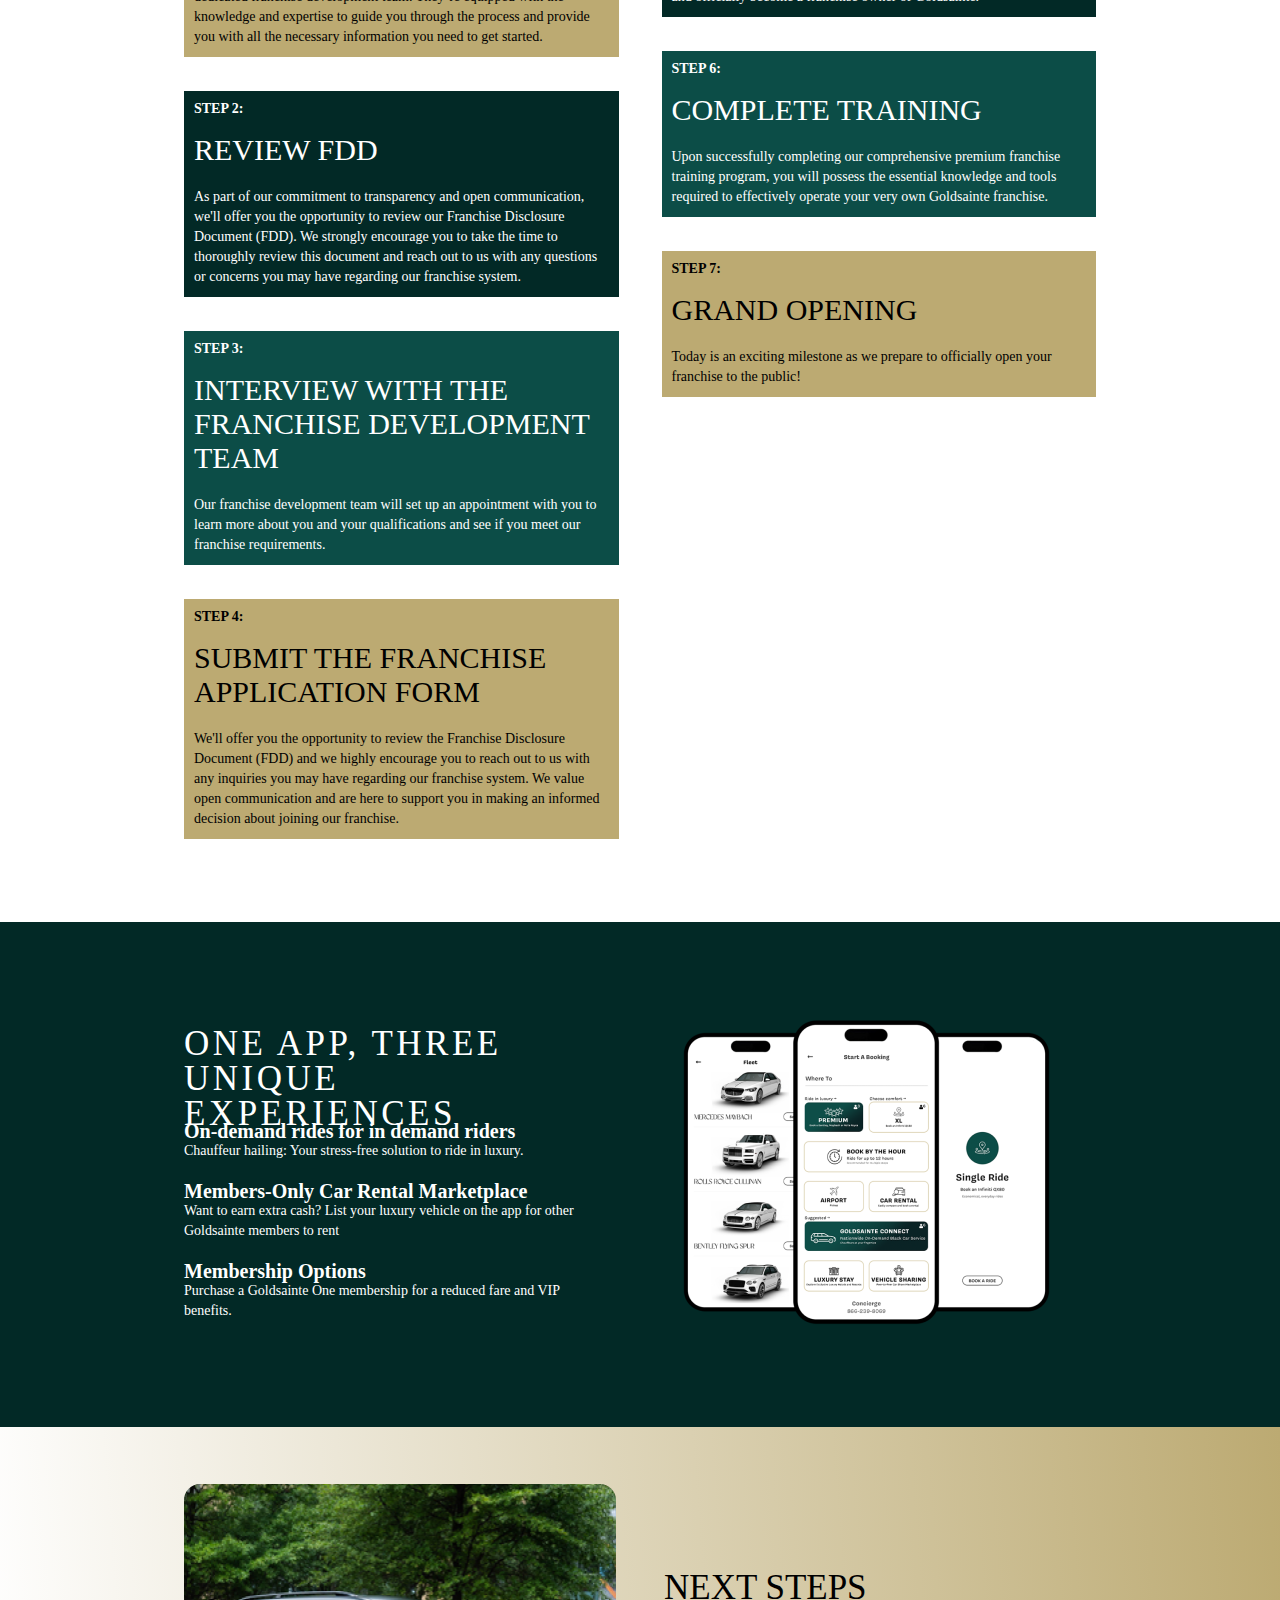
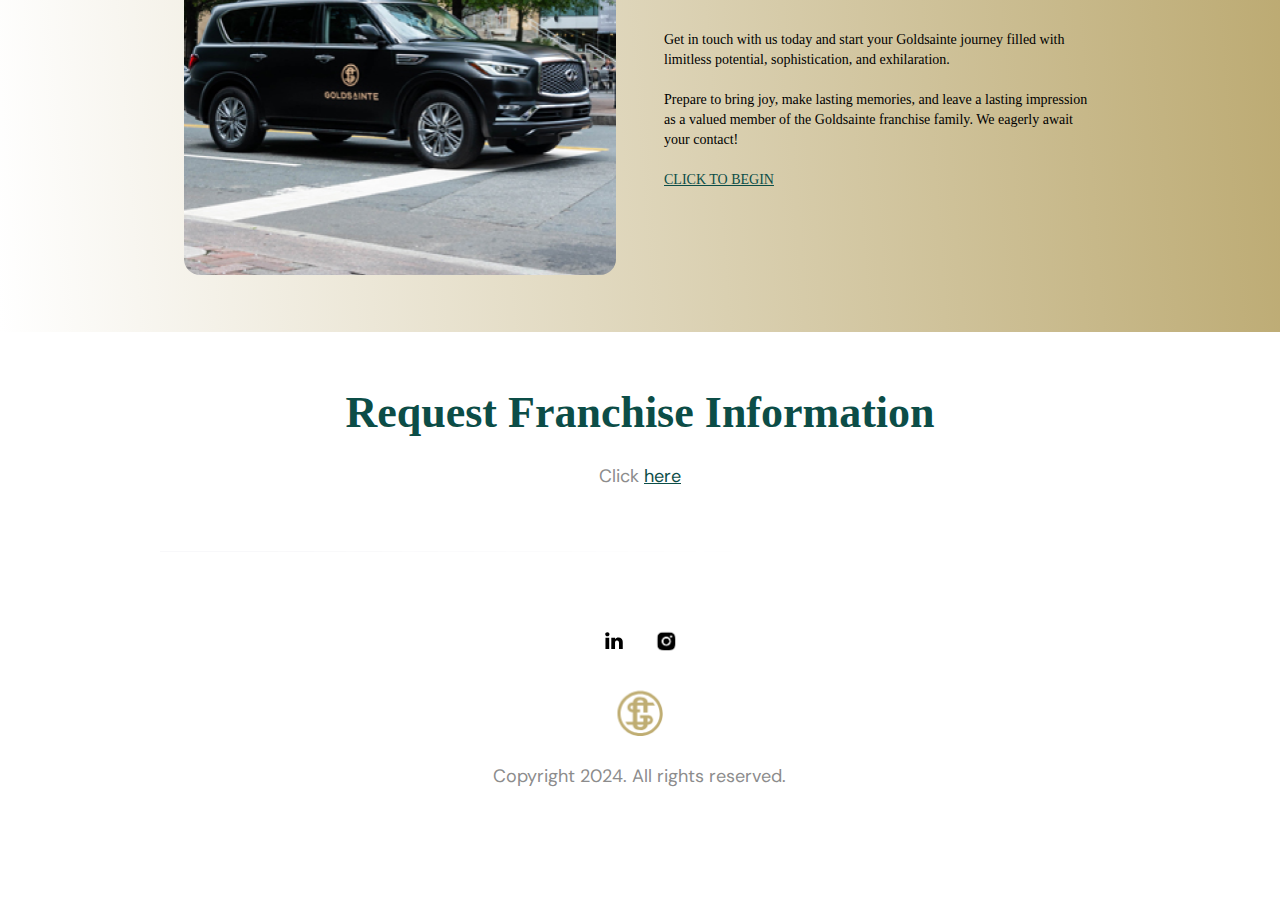
<file: franchisehome.html>
<!DOCTYPE html>
<html>
  <head>
    <meta charset="utf-8" />
    <meta name="viewport" content="initial-scale=1, width=device-width" />

    <link rel="stylesheet" href="./global.css" />
    <link rel="stylesheet" href="./franchisehome.css" />
    <link
      rel="stylesheet"
      href="https://fonts.googleapis.com/css2?family=DM Sans:wght@400&display=swap"
    />

    <style>
      @font-face {
        :font-family: "Covik Sans";
        src: url("/public/Covik-Sans-Regular.otf");
        font-weight: 400;
      }
      @font-face {
        :font-family: "Covik Sans";
        src: url("/public/Covik-Sans-Medium.otf");
        font-weight: 500;
      }
      @font-face {
        :font-family: "Covik Sans";
        src: url("/public/Covik-Sans-Bold.otf");
        font-weight: 700;
      }
      @font-face {
        :font-family: "Covik Sans";
        src: url("/public/Covik-Sans-Semibold.otf");
        font-weight: 600;
      }
      @font-face {
        :font-family: "Covik Sans";
        src: url("/public/Covik-Sans-Regular.otf");
        font-weight: 900;
      }
      @font-face {
        :font-family: "Chiffon";
        src: url("/public/Chiffon.otf");
        font-weight: 400;
      }
    </style>
  </head>
  <body>
    <div class="franchisehome">
      <div class="franchise-home-hero">
        <img
          class="franchise-home-hero-icon"
          alt=""
          src="./public/carsharehero-15@2x.png"
        />

        <div class="franchise-home-hero-child"></div>
        <div class="franchise-home-hero-item"></div>
        <div class="franchise-home-hero-inner">
          <div class="frame-wrapper10">
            <div class="heading-parent20">
              <div class="heading23">
                THE WORLD'S FIRST LUXURY MEMBERSHIP RIDE SHARE FRANCHISE
              </div>
              <div class="paragraph38">
                Goldsainte is the world’s first luxury membership ride share app
                that exclusively uses only company-owned Bentley, Rolls Royce,
                Maybach and Infiniti QX80 as ride share vehicles.
              </div>
            </div>
          </div>
        </div>
        <div class="franchise-home-main-logo-nav">
          <a
            class="primary-horizontal-logo-gold-f"
            href="./index.html"
            id="primaryHorizontalLogoGoldF"
          >
          </a>
          <button class="hamburger-menu8-wrapper" id="frameButton">
            <img
              class="hamburger-menu8-icon"
              alt=""
              src="./public/hamburgermenu11.svg"
            />
          </button>
        </div>
      </div>
      <div class="franchise-home-h1">
        <div class="heading-parent21">
          <div class="heading24">DISCOVER THE POSSIBILITIES of a franchise</div>
          <div class="paragraph39">
            <p class="from-on-demand-and">
              From on-demand and pre-scheduled ride share to a members-only car
              share marketplace and corporate solutions. Goldsainte offers an
              unrivaled ground transportation solution to meet your exact travel
              needs.
            </p>
          </div>
        </div>
      </div>
      <div class="franchise-home-h4">
        <div class="frame-parent12">
          <div class="headings-wrapper4">
            <div class="headings7">THE GOLDSAINTE FRANCHISE PROCESS:</div>
          </div>
          <div class="headings-wrapper5">
            <div class="headings8">
              <p class="from-on-demand-and">
                Starting your journey as a Goldsainte Franchise Owner has never
                been more convenient! Let's begin!
              </p>
            </div>
          </div>
          <div class="steps1-parent">
            <div class="steps1">
              <div class="review-fdd">
                <img
                  class="business-icon"
                  alt=""
                  src="./public/business@2x.png"
                />

                <div class="paragraph40">
                  <p class="from-on-demand-and">
                    <span class="step-11">
                      <b class="step-12">Step 1:</b>
                    </span>
                  </p>
                  <p class="from-on-demand-and">
                    <span class="step-11">
                      <b class="step-12">&nbsp;</b>
                    </span>
                  </p>
                  <p class="speak-with-the-franchise-devel">
                    <span class="step-11">
                      <span class="speak-with-the"
                        >Speak with the franchise development team</span
                      >
                    </span>
                  </p>
                  <p class="to-begin-your">&nbsp;</p>
                  <p class="to-begin-your">
                    To begin your Goldsainte journey, the first step is to reach
                    out to our dedicated franchise development team. They’re
                    equipped with the knowledge and expertise to guide you
                    through the process and provide you with all the necessary
                    information you need to get started.
                  </p>
                </div>
              </div>
              <div class="review-fdd1">
                <img
                  class="business-icon"
                  alt=""
                  src="./public/business@2x.png"
                />

                <div class="paragraph40">
                  <p class="from-on-demand-and">
                    <span class="step-11">
                      <b class="step-12">Step 2:</b>
                    </span>
                  </p>
                  <p class="from-on-demand-and">
                    <span class="step-11">
                      <b class="step-12">&nbsp;</b>
                    </span>
                  </p>
                  <p class="speak-with-the-franchise-devel">
                    <span class="step-11">
                      <span class="speak-with-the">Review FDD</span>
                    </span>
                  </p>
                  <p class="to-begin-your">&nbsp;</p>
                  <p class="to-begin-your">
                    As part of our commitment to transparency and open
                    communication, we'll offer you the opportunity to review our
                    Franchise Disclosure Document (FDD). We strongly encourage
                    you to take the time to thoroughly review this document and
                    reach out to us with any questions or concerns you may have
                    regarding our franchise system.
                  </p>
                </div>
              </div>
              <div class="interview-with-the-franchise-d">
                <img
                  class="business-icon"
                  alt=""
                  src="./public/business@2x.png"
                />

                <div class="paragraph40">
                  <p class="from-on-demand-and">
                    <span class="step-11">
                      <b class="step-12">Step 3:</b>
                    </span>
                  </p>
                  <p class="from-on-demand-and">
                    <span class="step-11">
                      <b class="step-12">&nbsp;</b>
                    </span>
                  </p>
                  <p class="speak-with-the-franchise-devel">
                    <span class="step-11">
                      <span class="speak-with-the"
                        >Interview with the franchise development team</span
                      >
                    </span>
                  </p>
                  <p class="to-begin-your">&nbsp;</p>
                  <p class="to-begin-your">
                    Our franchise development team will set up an appointment
                    with you to learn more about you and your qualifications and
                    see if you meet our franchise requirements.
                  </p>
                </div>
              </div>
              <div class="review-fdd">
                <img
                  class="business-icon"
                  alt=""
                  src="./public/business@2x.png"
                />

                <div class="paragraph40">
                  <p class="from-on-demand-and">
                    <span class="step-11">
                      <b class="step-12">Step 4:</b>
                    </span>
                  </p>
                  <p class="from-on-demand-and">
                    <span class="step-11">
                      <b class="step-12">&nbsp;</b>
                    </span>
                  </p>
                  <p class="speak-with-the-franchise-devel">
                    <span class="step-11">
                      <span class="speak-with-the"
                        >Submit the franchise application form</span
                      >
                    </span>
                  </p>
                  <p class="to-begin-your">&nbsp;</p>
                  <p class="to-begin-your">
                    We'll offer you the opportunity to review the Franchise
                    Disclosure Document (FDD) and we highly encourage you to
                    reach out to us with any inquiries you may have regarding
                    our franchise system. We value open communication and are
                    here to support you in making an informed decision about
                    joining our franchise.
                  </p>
                </div>
              </div>
            </div>
            <div class="steps2">
              <div class="sign-your-franchise-agreement">
                <img
                  class="business-icon"
                  alt=""
                  src="./public/business@2x.png"
                />

                <div class="paragraph40">
                  <p class="from-on-demand-and">
                    <span class="step-11">
                      <b class="step-12">Step 5:</b>
                    </span>
                  </p>
                  <p class="from-on-demand-and">
                    <span class="step-11">
                      <b class="step-12">&nbsp;</b>
                    </span>
                  </p>
                  <p class="speak-with-the-franchise-devel">
                    <span class="step-11">
                      <span class="speak-with-the"
                        >Sign your franchise agreement and submit your franchise
                        fee</span
                      >
                    </span>
                  </p>
                  <p class="to-begin-your">&nbsp;</p>
                  <p class="to-begin-your">
                    Here, you will pay the initial franchise fee, sign the
                    franchise agreement, and officially become a franchise owner
                    of Goldsainte.
                  </p>
                </div>
              </div>
              <div class="complete-training">
                <img
                  class="business-icon"
                  alt=""
                  src="./public/business@2x.png"
                />

                <div class="paragraph40">
                  <p class="from-on-demand-and">
                    <span class="step-11">
                      <b class="step-12">Step 6:</b>
                    </span>
                  </p>
                  <p class="from-on-demand-and">
                    <span class="step-11">
                      <b class="step-12">&nbsp;</b>
                    </span>
                  </p>
                  <p class="speak-with-the-franchise-devel">
                    <span class="step-11">
                      <span class="speak-with-the">Complete Training</span>
                    </span>
                  </p>
                  <p class="to-begin-your">&nbsp;</p>
                  <p class="to-begin-your">
                    Upon successfully completing our comprehensive premium
                    franchise training program, you will possess the essential
                    knowledge and tools required to effectively operate your
                    very own Goldsainte franchise.
                  </p>
                </div>
              </div>
              <div class="complete-training4">
                <img
                  class="business-icon"
                  alt=""
                  src="./public/business@2x.png"
                />

                <div class="paragraph40">
                  <p class="from-on-demand-and">
                    <span class="step-11">
                      <b class="step-12">Step 7:</b>
                    </span>
                  </p>
                  <p class="from-on-demand-and">
                    <span class="step-11">
                      <b class="step-12">&nbsp;</b>
                    </span>
                  </p>
                  <p class="speak-with-the-franchise-devel">
                    <span class="step-11">
                      <span class="speak-with-the">Grand Opening </span>
                    </span>
                  </p>
                  <p class="to-begin-your">&nbsp;</p>
                  <p class="to-begin-your">
                    Today is an exciting milestone as we prepare to officially
                    open your franchise to the public!
                  </p>
                </div>
              </div>
              <div class="business-parent">
                <img
                  class="business-icon"
                  alt=""
                  src="./public/business@2x.png"
                />

                <div class="paragraph47">
                  <p class="from-on-demand-and">
                    Get in touch with us today and start your Goldsainte journey
                    filled with limitless potential, sophistication, and
                    exhilaration.
                  </p>
                  <p class="from-on-demand-and">&nbsp;</p>
                  <p class="from-on-demand-and">
                    Prepare to bring joy, make lasting memories, and leave a
                    lasting impression as a valued member of the Goldsainte
                    franchise family. We eagerly await your contact!
                  </p>
                </div>
              </div>
            </div>
          </div>
        </div>
      </div>
      <div class="franchise-home-h5">
        <div class="frame-three-experiences">
          <div class="frame-three-experiences-child"></div>
          <div class="frame-parent13">
            <div class="feature-title-wrapper2">
              <div class="feature-title8">
                ONE APP, THREE unique experiences
              </div>
            </div>
            <a
              class="title3"
              href="https://goldsainte69446.activehosted.com/f/13"
              target="_blank"
            >
              <p class="on-demand-rides-for-in-demand">
                <b>On-demand rides for in demand riders</b>
              </p>
              <p class="from-on-demand-and">
                Chauffeur hailing: Your stress-free solution to ride in luxury.
              </p>
              <p class="from-on-demand-and">&nbsp;</p>
              <p class="on-demand-rides-for-in-demand">
                <b>Members-Only Car Rental Marketplace</b>
              </p>
              <p class="from-on-demand-and">
                Want to earn extra cash? List your luxury vehicle on the app for
                other Goldsainte members to rent
              </p>
              <p class="from-on-demand-and">&nbsp;</p>
              <p class="on-demand-rides-for-in-demand">
                <b>Membership Options</b>
              </p>
              <p class="from-on-demand-and">
                Purchase a Goldsainte One membership for a reduced fare and VIP
                benefits.
              </p>
            </a>
          </div>
          <img
            class="three-phones-goldsainte-app-icon"
            alt=""
            src="./public/threephonesgoldsainteapp@2x.png"
          />
        </div>
      </div>
      <div class="franchise-home-h6">
        <div class="frame-three-experiences">
          <div class="frame-three-experiences-child"></div>
          <img
            class="qx80-charlotte-city-pickup-icon"
            alt=""
            src="./public/blackbrandedqx80@2x.png"
          />

          <div class="frame-parent14">
            <div class="feature-title-wrapper3">
              <div class="feature-title9">NEXT STEPS</div>
            </div>
            <a
              class="title4"
              href="https://goldsainte69446.activehosted.com/f/13"
              target="_blank"
            >
              <p class="from-on-demand-and">
                Get in touch with us today and start your Goldsainte journey
                filled with limitless potential, sophistication, and
                exhilaration.
              </p>
              <p class="from-on-demand-and">&nbsp;</p>
              <p class="from-on-demand-and">
                Prepare to bring joy, make lasting memories, and leave a lasting
                impression as a valued member of the Goldsainte franchise
                family. We eagerly await your contact!
              </p>
              <p class="from-on-demand-and">&nbsp;</p>
              <p class="click-to-begin1">CLICK TO BEGIN</p>
            </a>
          </div>
        </div>
      </div>
      <div class="franchise-home-footer">
        <div class="franchise-home-footer-inner">
          <div class="frame-parent15">
            <div class="heading-parent22">
              <div class="heading25">Contact Us</div>
              <div class="paragraph48">
                <span class="you-are-invited9"
                  >You are invited to contact us using this form or by email
                  at:</span
                >
                <span class="span12"> </span>
                <a
                  class="infogoldsaintecom18"
                  href="https://www.goldsainte.com/about#"
                  target="_blank"
                >
                  <span class="infogoldsaintecom19">info@goldsainte.com</span>
                </a>
              </div>
            </div>
            <div class="heading-parent23">
              <b class="heading26">Request Franchise Information</b>
              <div class="paragraph49">
                <span class="you-are-invited9">Click</span>
                <span class="span12"> </span>
                <a
                  class="infogoldsaintecom18"
                  href="https://goldsainte69446.activehosted.com/f/13"
                  target="_blank"
                >
                  <span class="infogoldsaintecom19">here</span>
                </a>
              </div>
            </div>
            <div class="divider-wrapper4">
              <img class="divider-icon6" alt="" src="./public/divider.svg" />
            </div>
            <div class="contact-info-parent4">
              <div class="contact-info6">
                <div class="social-media-container-wrapper2">
                  <div class="social-media-container5">
                    <img
                      class="social-media-icon-squarelinke6"
                      alt=""
                      src="./public/social-media-icon-squareinstagram1.svg"
                      id="socialMediaIconSquareLinke"
                    />

                    <img
                      class="social-media-icon-squareinsta6"
                      alt=""
                      src="./public/social-media-icon-squarelinkedin1@2x.png"
                      id="socialMediaIconSquareInsta"
                    />
                  </div>
                </div>
              </div>
              <img
                class="goldsainte-gold-logo-franchise-icon1"
                alt=""
                src="./public/image-7@2x.png"
              />

              <div class="email6">Copyright 2024. All rights reserved.</div>
            </div>
          </div>
        </div>
      </div>
    </div>

    <div id="menufranchise" class="popup-overlay" style="display: none">
      <div class="menufranchise" data-animate-on-scroll>
        <div class="primary-horizontal-logo-gold-2-wrapper">
          <img
            class="primary-horizontal-logo-gold-2-icon"
            alt=""
            src="./public/primaryhorizontallogogreen-2@2x.png"
            id="drawerprimaryHorizontalLogoGold2Image"
          />
        </div>
        <div class="sections1">
          <a class="franchise-home" href="./franchisehome.html"
            >FRANCHISE home
          </a>
          <div class="sections-child3"></div>
          <a class="franchise-home" href="./franchisemodel.html"
            >FRANCHISE MODEL
          </a>
          <div class="sections-child3"></div>
          <a class="franchise-home" href="./whychooseus.html">why choose us</a>
          <div class="sections-child3"></div>
          <a class="franchise-home" href="./territoriesavailable.html"
            >Territories Available</a
          >
          <div class="sections-child3"></div>
          <a class="franchise-home" href="./franchiseinvestment.html"
            >INVESTMENT</a
          >
        </div>
      </div>
    </div>

    <script>
      var drawerprimaryHorizontalLogoGold2Image = document.getElementById(
        "drawerprimaryHorizontalLogoGold2Image"
      );
      if (drawerprimaryHorizontalLogoGold2Image) {
        drawerprimaryHorizontalLogoGold2Image.addEventListener("click", function (e) {
          window.location.href = "./index1.html";
        });
      }
      var scrollAnimElements = document.querySelectorAll("[data-animate-on-scroll]");
      var observer = new IntersectionObserver(
        (entries) => {
          for (const entry of entries) {
            if (entry.isIntersecting || entry.intersectionRatio > 0) {
              const targetElement = entry.target;
              targetElement.classList.add("animate");
              observer.unobserve(targetElement);
            }
          }
        },
        {
          threshold: 0.15,
        }
      );
      
      for (let i = 0; i < scrollAnimElements.length; i++) {
        observer.observe(scrollAnimElements[i]);
      }
      
      var primaryHorizontalLogoGoldF = document.getElementById(
        "primaryHorizontalLogoGoldF"
      );
      if (primaryHorizontalLogoGoldF) {
        primaryHorizontalLogoGoldF.addEventListener("click", function (e) {
          window.location.href = "./index1.html";
        });
      }
      
      var frameButton = document.getElementById("frameButton");
      if (frameButton) {
        frameButton.addEventListener("click", function () {
          var drawerOverlay = document.getElementById("menufranchise");
          if (!drawerOverlay) return;
          var drawerOverlayStyle = drawerOverlay.style;
          if (drawerOverlayStyle) {
            drawerOverlayStyle.display = "flex";
            drawerOverlayStyle.zIndex = 99;
            drawerOverlayStyle.backgroundColor = "rgba(113, 113, 113, 0.3)";
            drawerOverlayStyle.alignItems = "flex-start";
            drawerOverlayStyle.justifyContent = "";
          }
          drawerOverlay.setAttribute("closable", "");
      
          var onClick =
            drawerOverlay.onClick ||
            function (e) {
              if (
                e.target === drawerOverlay &&
                drawerOverlay.hasAttribute("closable")
              ) {
                drawerOverlayStyle.display = "none";
              }
            };
          drawerOverlay.addEventListener("click", onClick);
        });
      }
      
      var socialMediaIconSquareLinke = document.getElementById(
        "socialMediaIconSquareLinke"
      );
      if (socialMediaIconSquareLinke) {
        socialMediaIconSquareLinke.addEventListener("click", function () {
          window.open("https://www.linkedin.com/company/goldsainte/mycompany/");
        });
      }
      
      var socialMediaIconSquareInsta = document.getElementById(
        "socialMediaIconSquareInsta"
      );
      if (socialMediaIconSquareInsta) {
        socialMediaIconSquareInsta.addEventListener("click", function () {
          window.open("https://www.instagram.com/goldsainte/");
        });
      }
      </script>
  </body>
</html>
</file>
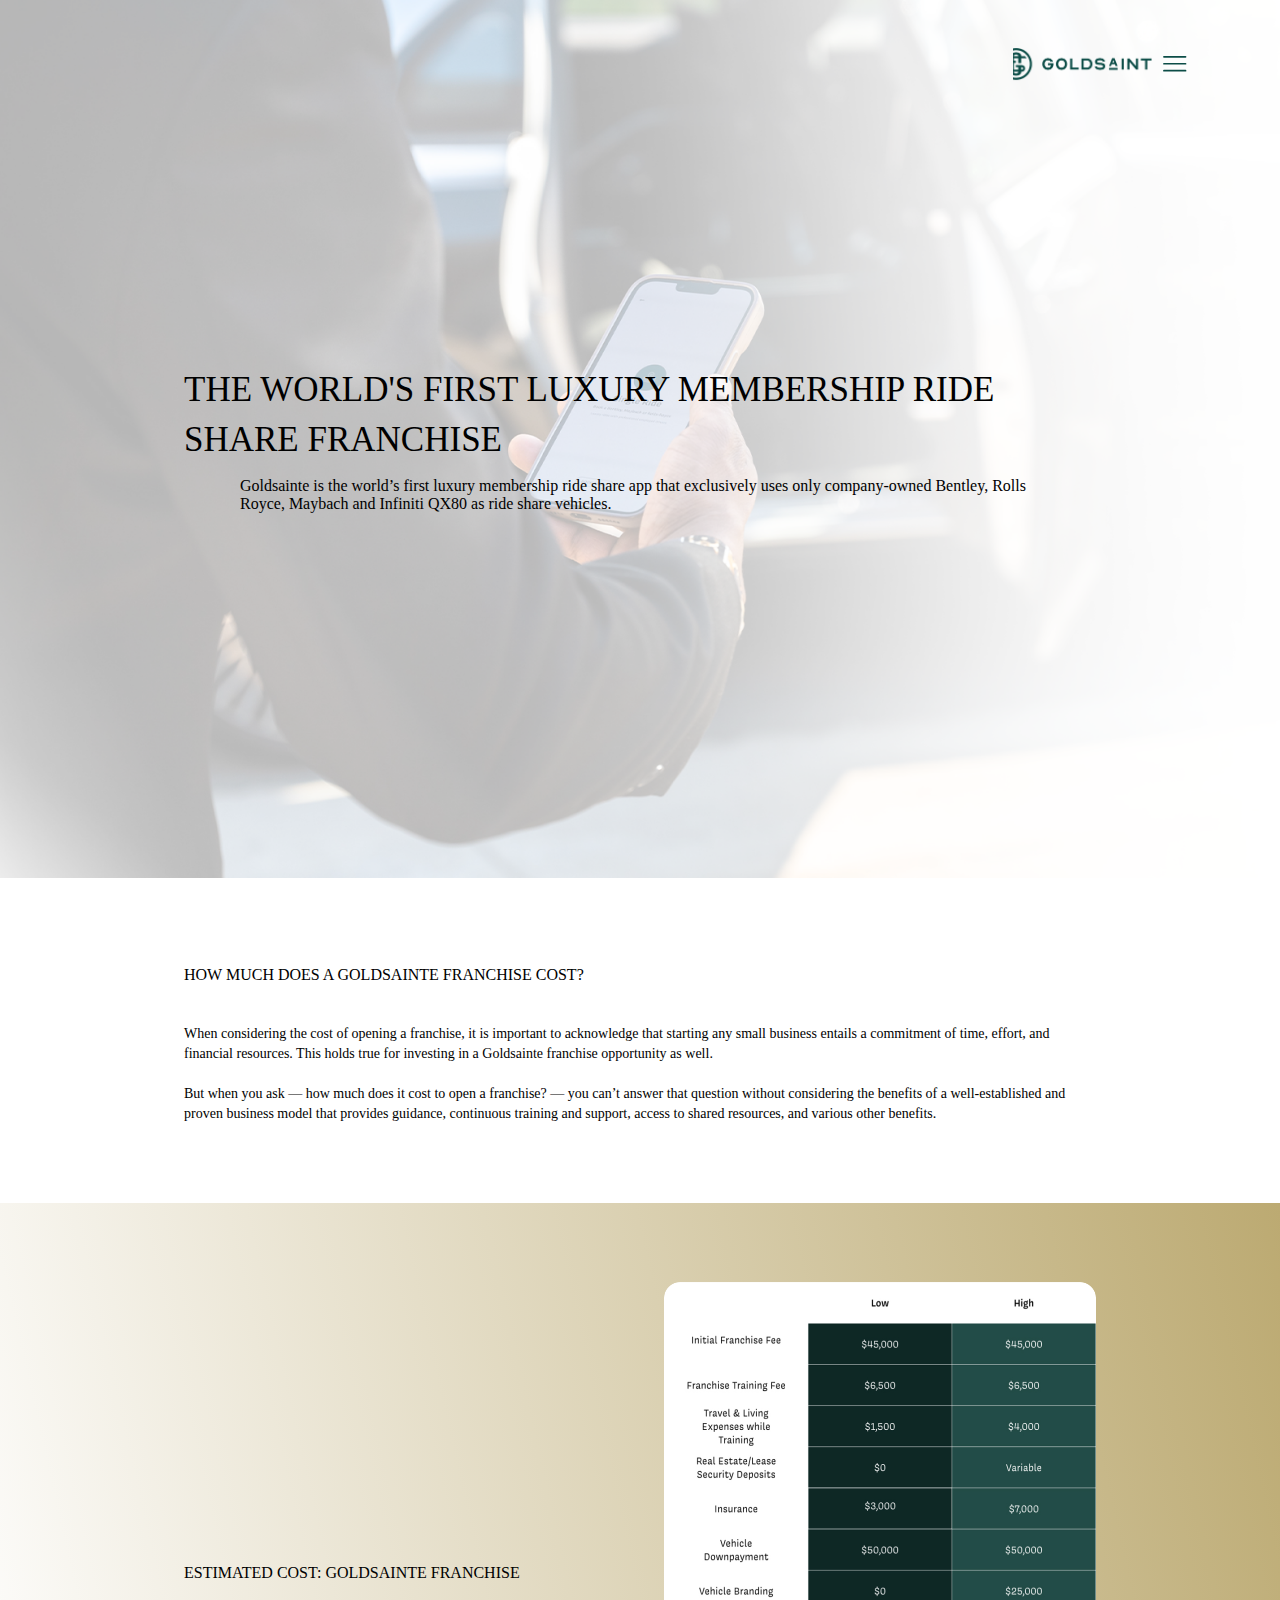
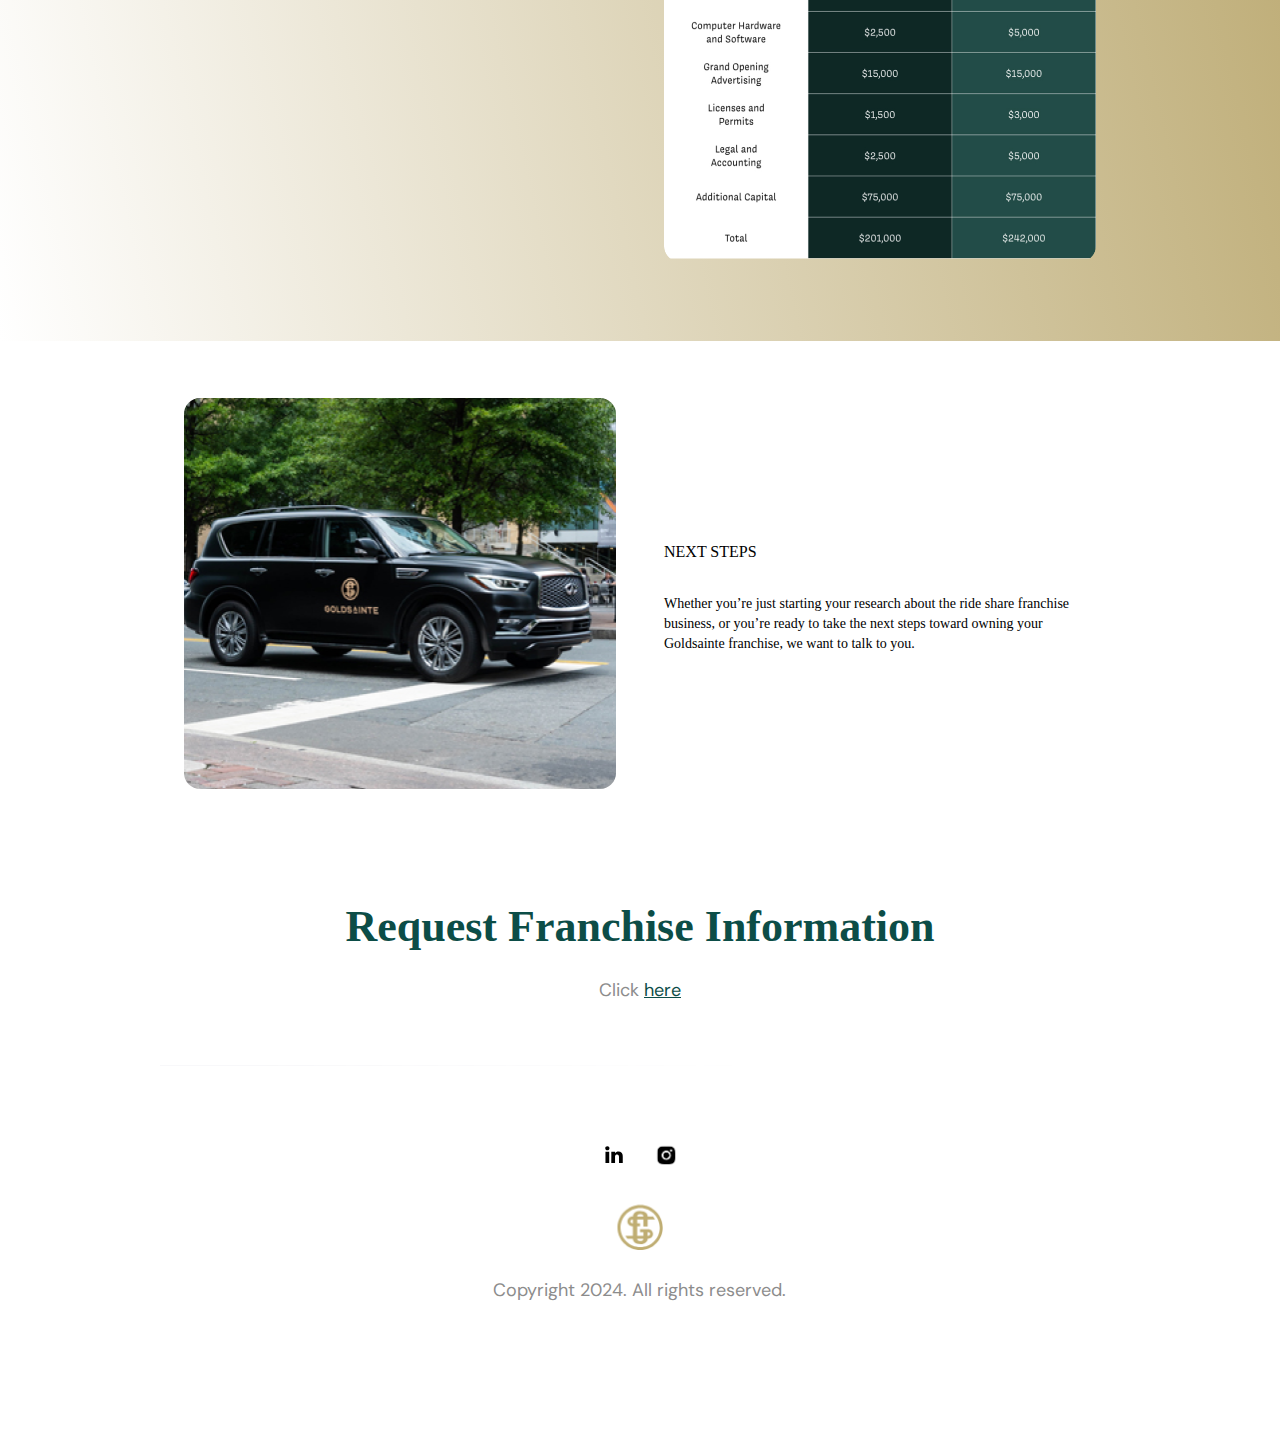
<file: franchiseinvestment.html>
<!DOCTYPE html>
<html>
  <head>
    <meta charset="utf-8" />
    <meta name="viewport" content="initial-scale=1, width=device-width" />

    <link rel="stylesheet" href="./global.css" />
    <link rel="stylesheet" href="./franchiseinvestment.css" />
    <link
      rel="stylesheet"
      href="https://fonts.googleapis.com/css2?family=DM Sans:wght@400&display=swap"
    />

    <style>
      @font-face {
        :font-family: "Covik Sans";
        src: url("/public/Covik-Sans-Regular.otf");
        font-weight: 400;
      }
      @font-face {
        :font-family: "Covik Sans";
        src: url("/public/Covik-Sans-Medium.otf");
        font-weight: 500;
      }
      @font-face {
        :font-family: "Covik Sans";
        src: url("/public/Covik-Sans-Bold.otf");
        font-weight: 700;
      }
      @font-face {
        :font-family: "Covik Sans";
        src: url("/public/Covik-Sans-Semibold.otf");
        font-weight: 600;
      }
      @font-face {
        :font-family: "Covik Sans";
        src: url("/public/Covik-Sans-Regular.otf");
        font-weight: 900;
      }
      @font-face {
        :font-family: "Chiffon";
        src: url("/public/Chiffon.otf");
        font-weight: 400;
      }
    </style>
  </head>
  <body>
    <a class="franchiseinvestment">
      <div class="franchisemodelhero">
        <img
          class="franchiseinvestmenthero-3-icon"
          alt=""
          src="./public/franchiseinvestmenthero-3@2x.png"
        />

        <div class="herobodytext">
          <div class="herobodytext-inner">
            <div class="heading-parent5">
              <div class="heading7">
                THE WORLD'S FIRST LUXURY MEMBERSHIP RIDE SHARE FRANCHISE
              </div>
              <div class="paragraph13">
                Goldsainte is the world’s first luxury membership ride share app
                that exclusively uses only company-owned Bentley, Rolls Royce,
                Maybach and Infiniti QX80 as ride share vehicles.
              </div>
            </div>
          </div>
        </div>
        <div class="franchise-investment-main-logo">
          <a
            class="primary-horizontal-logo-gold-i"
            href="./index.html"
            id="primaryHorizontalLogoGoldI"
          >
          </a>
          <button class="hamburger-menu12-wrapper" id="frameButton">
            <img
              class="hamburger-menu12-icon"
              alt=""
              src="./public/hamburgermenu11.svg"
            />
          </button>
        </div>
      </div>
      <div class="franchiseinvestment1-h1">
        <div class="goldsainte-franchise-cost-fram">
          <div class="heading8">HOW MUCH DOES A GOLDSAINTE FRANCHISE COST?</div>
          <div class="paragraph14">
            <p class="when-considering-the">
              When considering the cost of opening a franchise, it is important
              to acknowledge that starting any small business entails a
              commitment of time, effort, and financial resources. This holds
              true for investing in a Goldsainte franchise opportunity as well.
            </p>
            <p class="when-considering-the">&nbsp;</p>
            <p class="when-considering-the">
              But when you ask — how much does it cost to open a franchise? —
              you can’t answer that question without considering the benefits of
              a well-established and proven business model that provides
              guidance, continuous training and support, access to shared
              resources, and various other benefits.
            </p>
          </div>
        </div>
      </div>
      <div class="franchiseinvestment-h2">
        <div class="estimated-cost">
          <div class="estimated-costframe">
            <div class="feature-title3">
              Estimated Cost: GOLDSAINTE FRANCHISE
            </div>
            <img
              class="estimated-cost-chart-icon"
              alt=""
              src="./public/estimatedcostchart@2x.png"
            />
          </div>
        </div>
      </div>
      <div class="franchiseinvestment-h3">
        <div class="black-branded-qx80-parent">
          <img
            class="black-branded-qx80-icon"
            alt=""
            src="./public/blackbrandedqx80@2x.png"
          />

          <div class="frame-parent2">
            <div class="feature-title-wrapper">
              <div class="feature-title4">NEXT STEPS</div>
            </div>
            <div class="title1">
              Whether you’re just starting your research about the ride share
              franchise business, or you’re ready to take the next steps toward
              owning your Goldsainte franchise, we want to talk to you.
            </div>
          </div>
        </div>
      </div>
      <div class="franchiseinvestment-footer">
        <div class="franchiseinvestment-footer-inner">
          <div class="frame-parent3">
            <div class="heading-parent6">
              <div class="heading9">Contact Us</div>
              <div class="paragraph15">
                <span class="click"
                  >You are invited to contact us using this form or by email
                  at:</span
                >
                <span class="span4"> </span>
                <a
                  class="here"
                  href="https://www.goldsainte.com/about#"
                  target="_blank"
                >
                  <span class="infogoldsaintecom9">info@goldsainte.com</span>
                </a>
              </div>
            </div>
            <div class="heading-parent7">
              <b class="heading10">Request Franchise Information</b>
              <div class="paragraph16">
                <span class="click">Click</span>
                <span class="span4"> </span>
                <a
                  class="here"
                  href="https://goldsainte69446.activehosted.com/f/13"
                  target="_blank"
                >
                  <span class="infogoldsaintecom9">here</span>
                </a>
              </div>
            </div>
            <div class="divider-frame">
              <img class="divider-icon2" alt="" src="./public/divider.svg" />
            </div>
            <div class="contact-info-container">
              <div class="contact-info2">
                <div class="group-footer1">
                  <div class="social-media-container1">
                    <img
                      class="social-media-icon-squarelinke2"
                      alt=""
                      src="./public/social-media-icon-squareinstagram1.svg"
                      id="socialMediaIconSquareLinke"
                    />

                    <img
                      class="social-media-icon-squareinsta2"
                      alt=""
                      src="./public/social-media-icon-squarelinkedin1@2x.png"
                      id="socialMediaIconSquareInsta"
                    />
                  </div>
                </div>
              </div>
              <img
                class="goldsainte-gold-logo-franchise-icon"
                alt=""
                src="./public/image-7@2x.png"
              />

              <div class="email2">Copyright 2024. All rights reserved.</div>
            </div>
          </div>
        </div>
      </div>
    </a>

    <div id="menufranchise" class="popup-overlay" style="display: none">
      <div class="menufranchise" data-animate-on-scroll>
        <div class="primary-horizontal-logo-gold-2-wrapper">
          <img
            class="primary-horizontal-logo-gold-2-icon"
            alt=""
            src="./public/primaryhorizontallogogreen-2@2x.png"
            id="drawerprimaryHorizontalLogoGold2Image"
          />
        </div>
        <div class="sections1">
          <a class="franchise-home" href="./franchisehome.html"
            >FRANCHISE home
          </a>
          <div class="sections-child3"></div>
          <a class="franchise-home" href="./franchisemodel.html"
            >FRANCHISE MODEL
          </a>
          <div class="sections-child3"></div>
          <a class="franchise-home" href="./whychooseus.html">why choose us</a>
          <div class="sections-child3"></div>
          <a class="franchise-home" href="./territoriesavailable.html"
            >Territories Available</a
          >
          <div class="sections-child3"></div>
          <a class="franchise-home" href="./franchiseinvestment.html"
            >INVESTMENT</a
          >
        </div>
      </div>
    </div>

    <script>
      var drawerprimaryHorizontalLogoGold2Image = document.getElementById(
        "drawerprimaryHorizontalLogoGold2Image"
      );
      if (drawerprimaryHorizontalLogoGold2Image) {
        drawerprimaryHorizontalLogoGold2Image.addEventListener("click", function (e) {
          window.location.href = "./index1.html";
        });
      }
      var scrollAnimElements = document.querySelectorAll("[data-animate-on-scroll]");
      var observer = new IntersectionObserver(
        (entries) => {
          for (const entry of entries) {
            if (entry.isIntersecting || entry.intersectionRatio > 0) {
              const targetElement = entry.target;
              targetElement.classList.add("animate");
              observer.unobserve(targetElement);
            }
          }
        },
        {
          threshold: 0.15,
        }
      );
      
      for (let i = 0; i < scrollAnimElements.length; i++) {
        observer.observe(scrollAnimElements[i]);
      }
      
      var primaryHorizontalLogoGoldI = document.getElementById(
        "primaryHorizontalLogoGoldI"
      );
      if (primaryHorizontalLogoGoldI) {
        primaryHorizontalLogoGoldI.addEventListener("click", function (e) {
          window.location.href = "./index1.html";
        });
      }
      
      var frameButton = document.getElementById("frameButton");
      if (frameButton) {
        frameButton.addEventListener("click", function () {
          var drawerOverlay = document.getElementById("menufranchise");
          if (!drawerOverlay) return;
          var drawerOverlayStyle = drawerOverlay.style;
          if (drawerOverlayStyle) {
            drawerOverlayStyle.display = "flex";
            drawerOverlayStyle.zIndex = 99;
            drawerOverlayStyle.backgroundColor = "rgba(113, 113, 113, 0.3)";
            drawerOverlayStyle.alignItems = "flex-start";
            drawerOverlayStyle.justifyContent = "";
          }
          drawerOverlay.setAttribute("closable", "");
      
          var onClick =
            drawerOverlay.onClick ||
            function (e) {
              if (
                e.target === drawerOverlay &&
                drawerOverlay.hasAttribute("closable")
              ) {
                drawerOverlayStyle.display = "none";
              }
            };
          drawerOverlay.addEventListener("click", onClick);
        });
      }
      
      var socialMediaIconSquareLinke = document.getElementById(
        "socialMediaIconSquareLinke"
      );
      if (socialMediaIconSquareLinke) {
        socialMediaIconSquareLinke.addEventListener("click", function () {
          window.open("https://www.linkedin.com/company/goldsainte/mycompany/");
        });
      }
      
      var socialMediaIconSquareInsta = document.getElementById(
        "socialMediaIconSquareInsta"
      );
      if (socialMediaIconSquareInsta) {
        socialMediaIconSquareInsta.addEventListener("click", function () {
          window.open("https://www.instagram.com/goldsainte/");
        });
      }
      </script>
  </body>
</html>
</file>
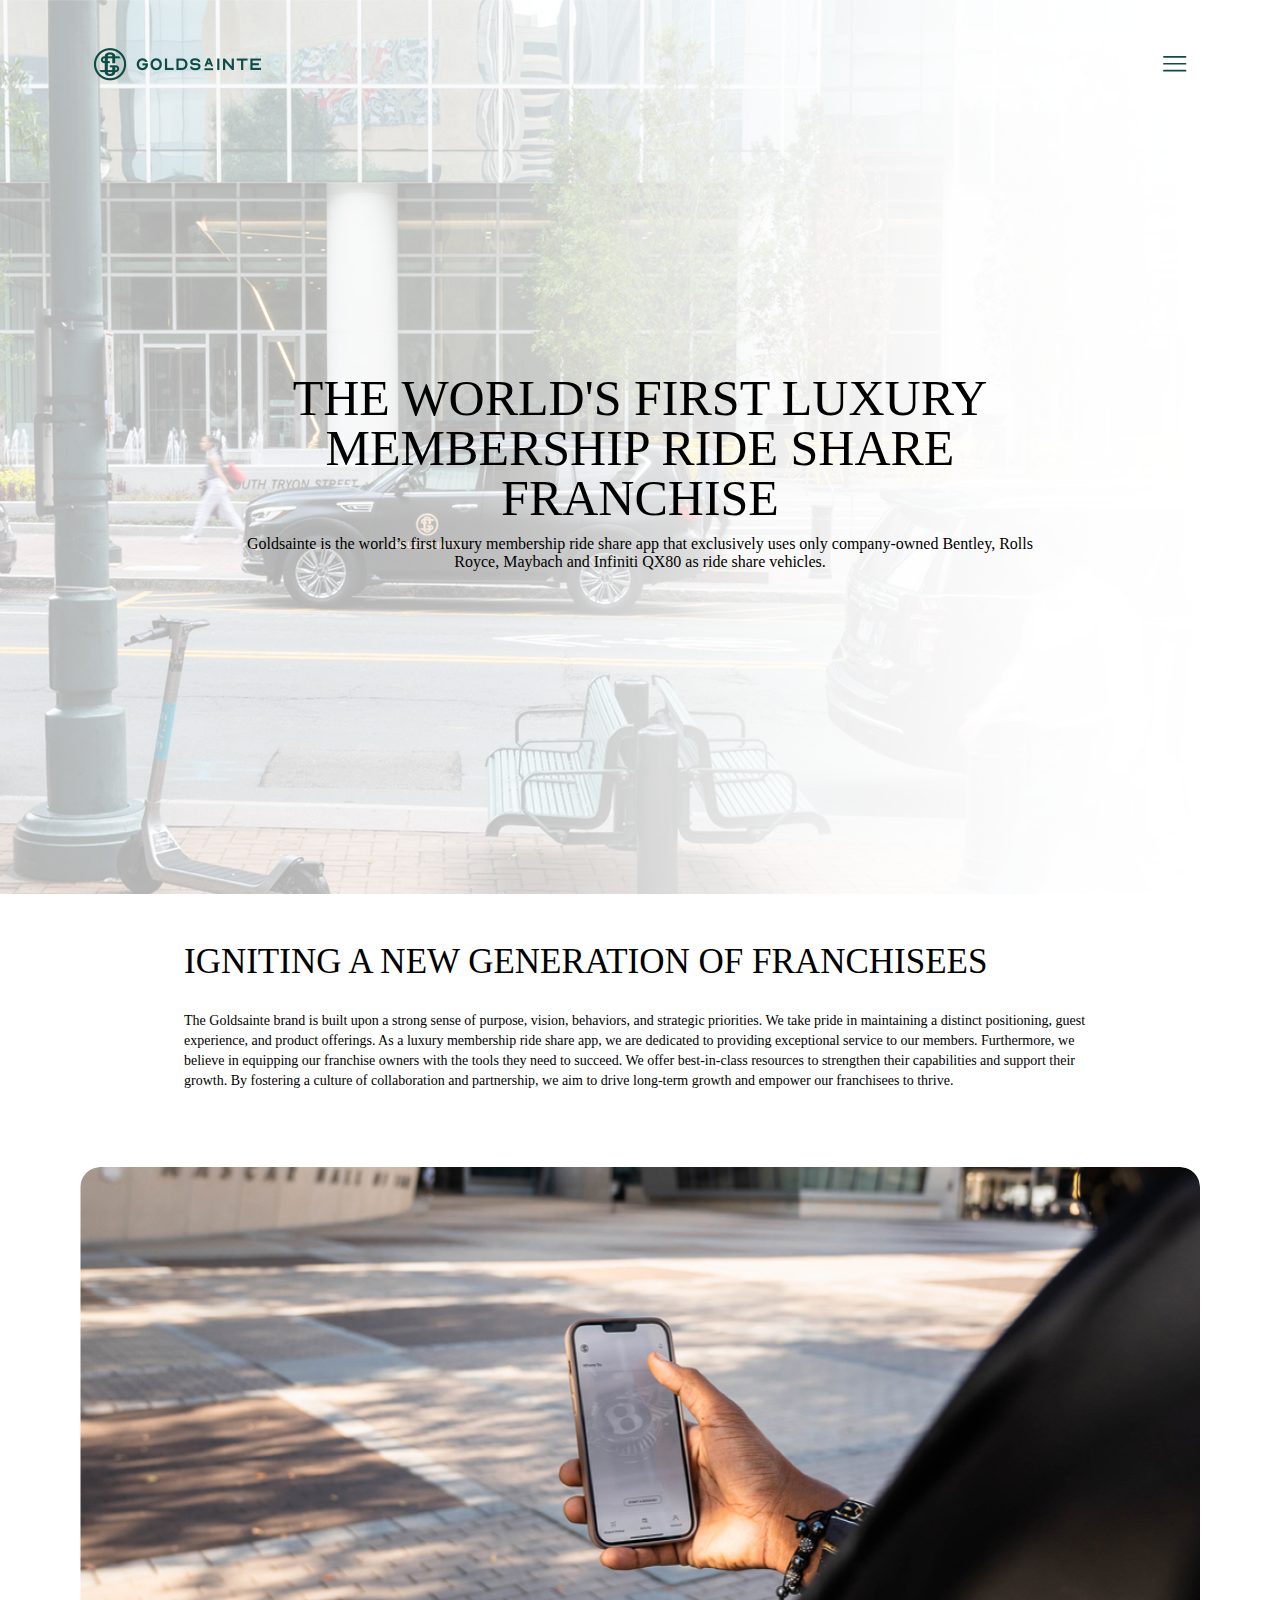
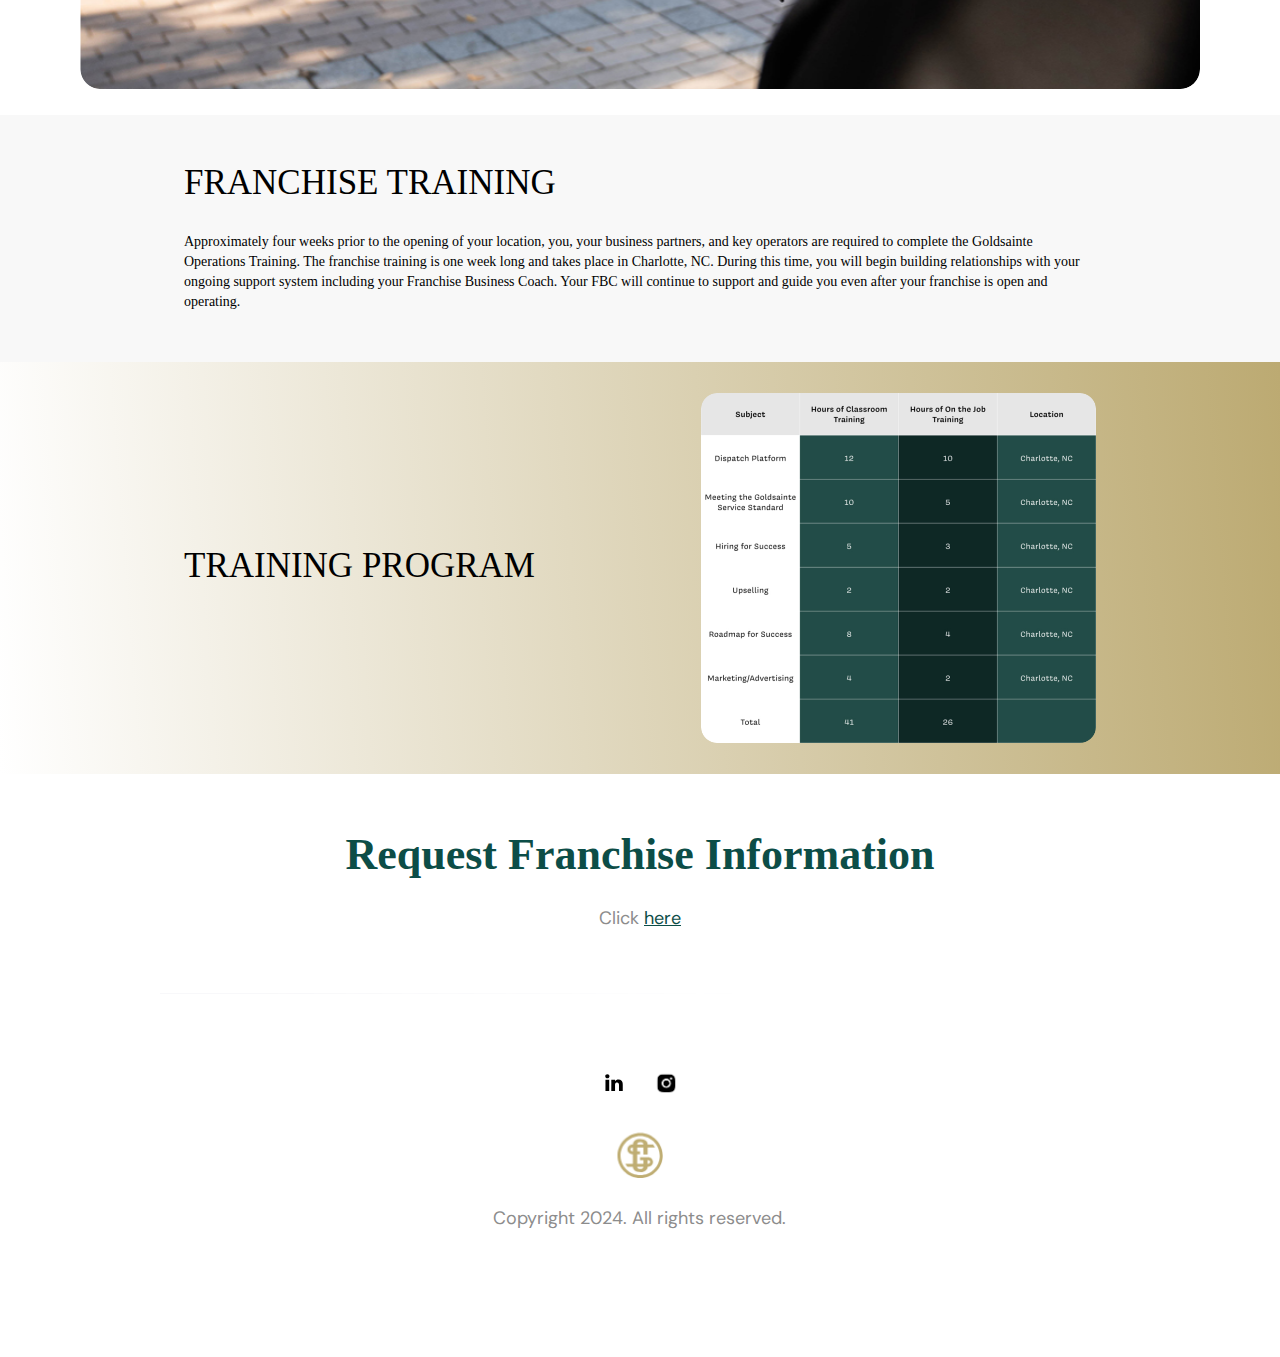
<file: franchisemodel.html>
<!DOCTYPE html>
<html>
  <head>
    <meta charset="utf-8" />
    <meta name="viewport" content="initial-scale=1, width=device-width" />

    <link rel="stylesheet" href="./global.css" />
    <link rel="stylesheet" href="./franchisemodel.css" />
    <link
      rel="stylesheet"
      href="https://fonts.googleapis.com/css2?family=DM Sans:wght@400&display=swap"
    />

    <style>
      @font-face {
        :font-family: "Covik Sans";
        src: url("/public/Covik-Sans-Regular.otf");
        font-weight: 400;
      }
      @font-face {
        :font-family: "Covik Sans";
        src: url("/public/Covik-Sans-Medium.otf");
        font-weight: 500;
      }
      @font-face {
        :font-family: "Covik Sans";
        src: url("/public/Covik-Sans-Bold.otf");
        font-weight: 700;
      }
      @font-face {
        :font-family: "Covik Sans";
        src: url("/public/Covik-Sans-Semibold.otf");
        font-weight: 600;
      }
      @font-face {
        :font-family: "Covik Sans";
        src: url("/public/Covik-Sans-Regular.otf");
        font-weight: 900;
      }
      @font-face {
        :font-family: "Chiffon";
        src: url("/public/Chiffon.otf");
        font-weight: 400;
      }
    </style>
  </head>
  <body>
    <div class="franchisemodel">
      <div class="franchisemodelhero1">
        <img
          class="franchisemodelhero-1-icon"
          alt=""
          src="./public/franchisemodelhero-1@2x.png"
        />

        <div class="franchisemodelhero-child"></div>
        <div class="franchisemodelhero-item"></div>
        <div class="franchisemodelhero-inner">
          <div class="frame-wrapper3">
            <div class="heading-parent11">
              <div class="heading14">
                THE WORLD'S FIRST LUXURY MEMBERSHIP RIDE SHARE FRANCHISE
              </div>
              <div class="paragraph25">
                Goldsainte is the world’s first luxury membership ride share app
                that exclusively uses only company-owned Bentley, Rolls Royce,
                Maybach and Infiniti QX80 as ride share vehicles.
              </div>
            </div>
          </div>
        </div>
        <div class="franchise-model-main-logo-nav">
          <a
            class="primary-horizontal-logo-gold-m"
            href="./index.html"
            id="primaryHorizontalLogoGoldM"
          >
          </a>
          <button class="button" id="button">
            <img
              class="hamburger-menu9-icon"
              alt=""
              src="./public/hamburgermenu11.svg"
            />
          </button>
        </div>
      </div>
      <div class="franchisemodel-h1">
        <div class="heading-parent12">
          <div class="heading15">IGNITING A NEW GENERATION OF FRANCHISEES</div>
          <div class="paragraph26">
            The Goldsainte brand is built upon a strong sense of purpose,
            vision, behaviors, and strategic priorities. We take pride in
            maintaining a distinct positioning, guest experience, and product
            offerings. As a luxury membership ride share app, we are dedicated
            to providing exceptional service to our members. Furthermore, we
            believe in equipping our franchise owners with the tools they need
            to succeed. We offer best-in-class resources to strengthen their
            capabilities and support their growth. By fostering a culture of
            collaboration and partnership, we aim to drive long-term growth and
            empower our franchisees to thrive.
          </div>
        </div>
      </div>
      <div class="franchisemodel-h2">
        <div class="image-placeholder2">
          <img
            class="man-holding-phone-city-pickup-icon"
            alt=""
            src="./public/manholdingphonecitypickup@2x.png"
          />
        </div>
      </div>
      <div class="franchisemodel-h3">
        <div class="heading-parent12">
          <div class="heading16">Franchise Training</div>
          <div class="paragraph26">
            Approximately four weeks prior to the opening of your location, you,
            your business partners, and key operators are required to complete
            the Goldsainte Operations Training. The franchise training is one
            week long and takes place in Charlotte, NC. During this time, you
            will begin building relationships with your ongoing support system
            including your Franchise Business Coach. Your FBC will continue to
            support and guide you even after your franchise is open and
            operating.
          </div>
        </div>
      </div>
      <div class="franchisemodel-h4">
        <div class="div">
          <div class="child"></div>
          <div class="inner">
            <div class="feature-title-frame">
              <div class="feature-title6">Training Program</div>
            </div>
          </div>
          <img class="graph1-icon" alt="" src="./public/graph1@2x.png" />
        </div>
      </div>
      <div class="franchisemodel-footer">
        <div class="franchisemodel-footer-inner">
          <div class="frame-parent8">
            <div class="heading-parent14">
              <div class="heading17">Contact Us</div>
              <div class="paragraph28">
                <span class="you-are-invited7"
                  >You are invited to contact us using this form or by email
                  at:</span
                >
                <span class="span8"> </span>
                <a
                  class="infogoldsaintecom14"
                  href="https://www.goldsainte.com/about#"
                  target="_blank"
                >
                  <span class="infogoldsaintecom15">info@goldsainte.com</span>
                </a>
              </div>
            </div>
            <div class="heading-parent15">
              <b class="heading18">Request Franchise Information</b>
              <div class="paragraph29">
                <span class="you-are-invited7">Click</span>
                <span class="span8"> </span>
                <a
                  class="infogoldsaintecom14"
                  href="https://goldsainte69446.activehosted.com/f/13"
                  target="_blank"
                >
                  <span class="infogoldsaintecom15">here</span>
                </a>
              </div>
            </div>
            <div class="divider-wrapper2">
              <img class="divider-icon4" alt="" src="./public/divider.svg" />
            </div>
            <div class="contact-info-parent2">
              <div class="contact-info4">
                <div class="social-media-container-frame">
                  <div class="social-media-container3">
                    <img
                      class="social-media-icon-squarelinke4"
                      alt=""
                      src="./public/social-media-icon-squareinstagram1.svg"
                      id="socialMediaIconSquareLinke"
                    />

                    <img
                      class="social-media-icon-squareinsta4"
                      alt=""
                      src="./public/social-media-icon-squarelinkedin1@2x.png"
                      id="socialMediaIconSquareInsta"
                    />
                  </div>
                </div>
              </div>
              <img class="image-7-icon2" alt="" src="./public/image-7@2x.png" />

              <div class="email4">Copyright 2024. All rights reserved.</div>
            </div>
          </div>
        </div>
      </div>
    </div>

    <div id="menufranchise" class="popup-overlay" style="display: none">
      <div class="menufranchise" data-animate-on-scroll>
        <div class="primary-horizontal-logo-gold-2-wrapper">
          <img
            class="primary-horizontal-logo-gold-2-icon"
            alt=""
            src="./public/primaryhorizontallogogreen-2@2x.png"
            id="drawerprimaryHorizontalLogoGold2Image"
          />
        </div>
        <div class="sections1">
          <a class="franchise-home" href="./franchisehome.html"
            >FRANCHISE home
          </a>
          <div class="sections-child3"></div>
          <a class="franchise-home" href="./franchisemodel.html"
            >FRANCHISE MODEL
          </a>
          <div class="sections-child3"></div>
          <a class="franchise-home" href="./whychooseus.html">why choose us</a>
          <div class="sections-child3"></div>
          <a class="franchise-home" href="./territoriesavailable.html"
            >Territories Available</a
          >
          <div class="sections-child3"></div>
          <a class="franchise-home" href="./franchiseinvestment.html"
            >INVESTMENT</a
          >
        </div>
      </div>
    </div>

    <script>
      var drawerprimaryHorizontalLogoGold2Image = document.getElementById(
        "drawerprimaryHorizontalLogoGold2Image"
      );
      if (drawerprimaryHorizontalLogoGold2Image) {
        drawerprimaryHorizontalLogoGold2Image.addEventListener("click", function (e) {
          window.location.href = "./index1.html";
        });
      }
      var scrollAnimElements = document.querySelectorAll("[data-animate-on-scroll]");
      var observer = new IntersectionObserver(
        (entries) => {
          for (const entry of entries) {
            if (entry.isIntersecting || entry.intersectionRatio > 0) {
              const targetElement = entry.target;
              targetElement.classList.add("animate");
              observer.unobserve(targetElement);
            }
          }
        },
        {
          threshold: 0.15,
        }
      );
      
      for (let i = 0; i < scrollAnimElements.length; i++) {
        observer.observe(scrollAnimElements[i]);
      }
      
      var primaryHorizontalLogoGoldM = document.getElementById(
        "primaryHorizontalLogoGoldM"
      );
      if (primaryHorizontalLogoGoldM) {
        primaryHorizontalLogoGoldM.addEventListener("click", function (e) {
          window.location.href = "./index1.html";
        });
      }
      
      var button = document.getElementById("button");
      if (button) {
        button.addEventListener("click", function () {
          var drawerOverlay = document.getElementById("menufranchise");
          if (!drawerOverlay) return;
          var drawerOverlayStyle = drawerOverlay.style;
          if (drawerOverlayStyle) {
            drawerOverlayStyle.display = "flex";
            drawerOverlayStyle.zIndex = 99;
            drawerOverlayStyle.backgroundColor = "rgba(113, 113, 113, 0.3)";
            drawerOverlayStyle.alignItems = "flex-start";
            drawerOverlayStyle.justifyContent = "";
          }
          drawerOverlay.setAttribute("closable", "");
      
          var onClick =
            drawerOverlay.onClick ||
            function (e) {
              if (
                e.target === drawerOverlay &&
                drawerOverlay.hasAttribute("closable")
              ) {
                drawerOverlayStyle.display = "none";
              }
            };
          drawerOverlay.addEventListener("click", onClick);
        });
      }
      
      var socialMediaIconSquareLinke = document.getElementById(
        "socialMediaIconSquareLinke"
      );
      if (socialMediaIconSquareLinke) {
        socialMediaIconSquareLinke.addEventListener("click", function () {
          window.open("https://www.linkedin.com/company/goldsainte/mycompany/");
        });
      }
      
      var socialMediaIconSquareInsta = document.getElementById(
        "socialMediaIconSquareInsta"
      );
      if (socialMediaIconSquareInsta) {
        socialMediaIconSquareInsta.addEventListener("click", function () {
          window.open("https://www.instagram.com/goldsainte/");
        });
      }
      </script>
  </body>
</html>
</file>
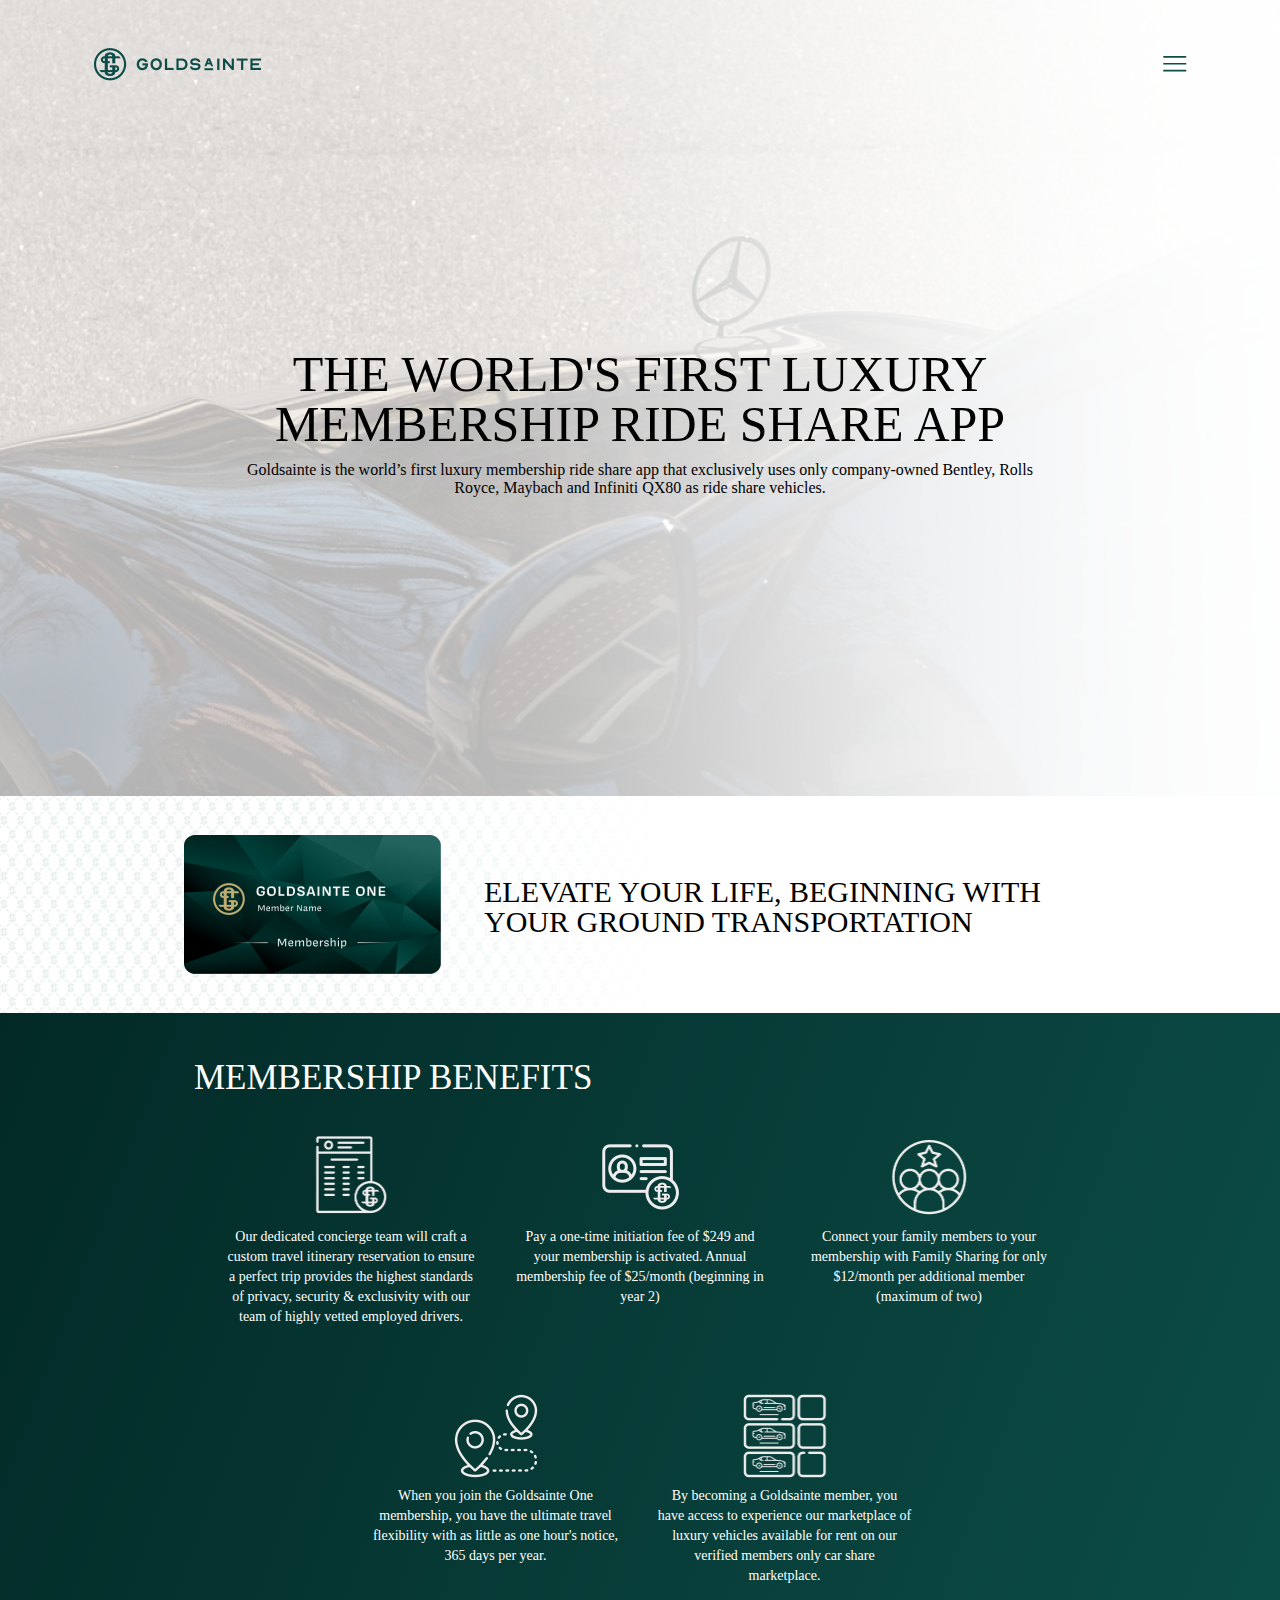
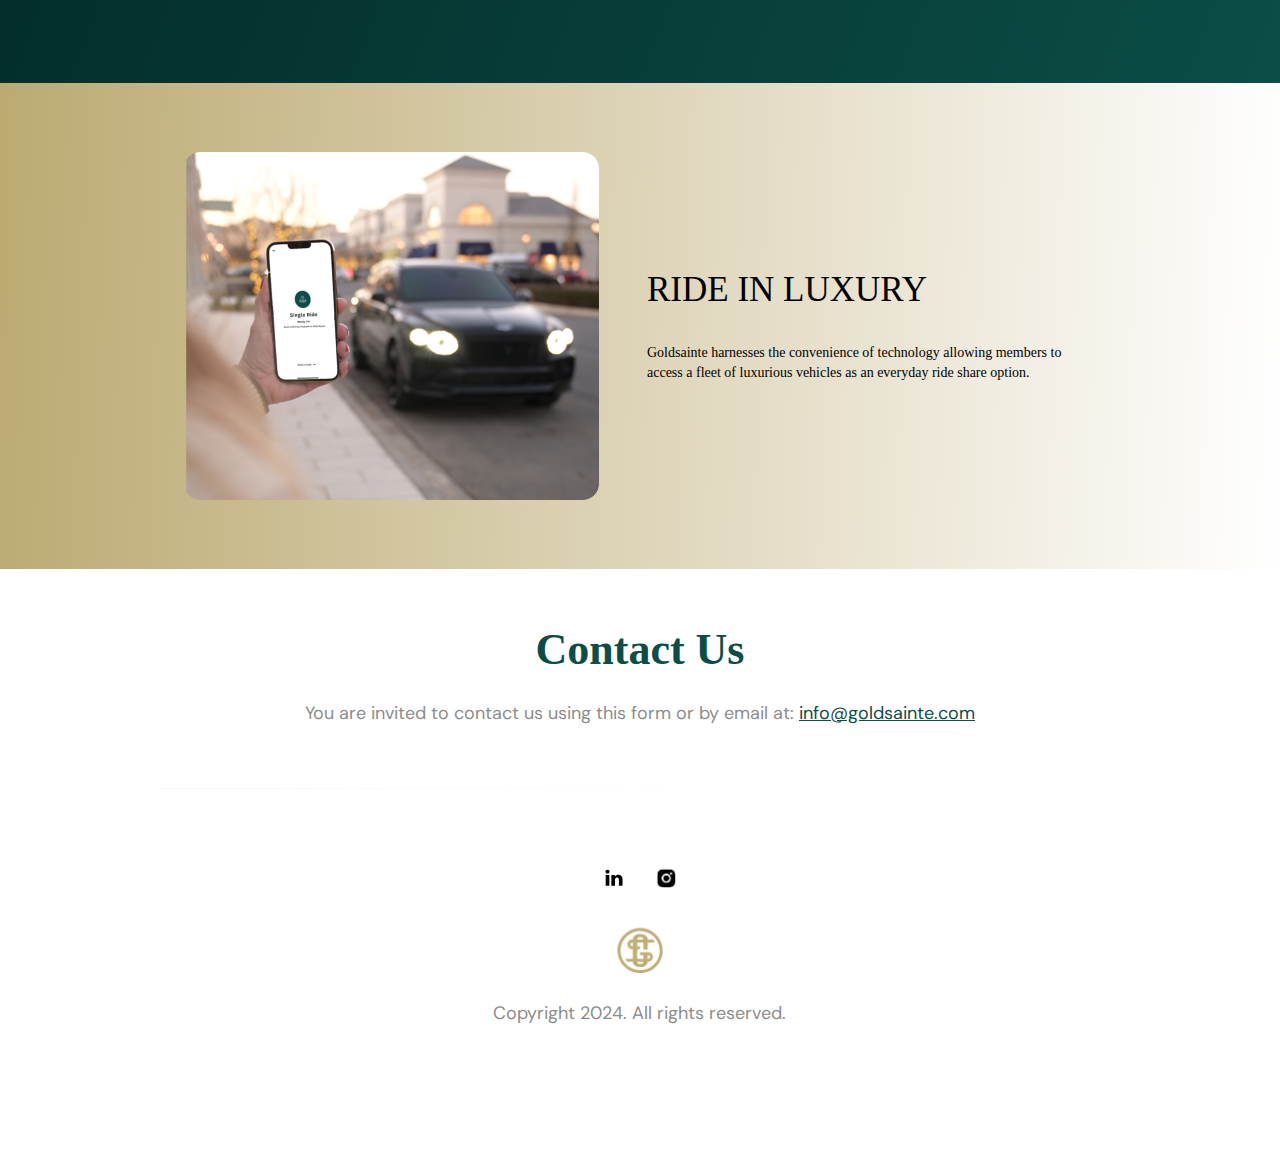
<file: membership.html>
<!DOCTYPE html>
<html>
  <head>
    <meta charset="utf-8" />
    <meta name="viewport" content="initial-scale=1, width=device-width" />

    <link rel="stylesheet" href="./global.css" />
    <link rel="stylesheet" href="./membership.css" />
    <link
      rel="stylesheet"
      href="https://fonts.googleapis.com/css2?family=DM Sans:wght@400&display=swap"
    />

    <style>
      @font-face {
        :font-family: "Covik Sans";
        src: url("/public/Covik-Sans-Regular.otf");
        font-weight: 400;
      }
      @font-face {
        :font-family: "Covik Sans";
        src: url("/public/Covik-Sans-Medium.otf");
        font-weight: 500;
      }
      @font-face {
        :font-family: "Covik Sans";
        src: url("/public/Covik-Sans-Bold.otf");
        font-weight: 700;
      }
      @font-face {
        :font-family: "Covik Sans";
        src: url("/public/Covik-Sans-Semibold.otf");
        font-weight: 600;
      }
      @font-face {
        :font-family: "Covik Sans";
        src: url("/public/Covik-Sans-Regular.otf");
        font-weight: 900;
      }
      @font-face {
        :font-family: "Chiffon";
        src: url("/public/Chiffon.otf");
        font-weight: 400;
      }
    </style>
  </head>
  <body>
    <div class="membership1">
      <div class="membershiphero">
        <img
          class="mm-close-hero-icon"
          alt=""
          src="./public/septcontent2023116-1@2x.png"
        />

        <img
          class="aboutushero-1-icon"
          alt=""
          src="./public/aboutushero-1@2x.png"
        />

        <div class="membershiphero-child"></div>
        <div class="membershiphero-item"></div>
        <div class="membershiphero-inner">
          <div class="frame-wrapper13">
            <div class="heading-parent27">
              <div class="heading30">
                THE WORLD'S FIRST LUXURY MEMBERSHIP RIDE SHARE APP
              </div>
              <div class="paragraph58">
                Goldsainte is the world’s first luxury membership ride share app
                that exclusively uses only company-owned Bentley, Rolls Royce,
                Maybach and Infiniti QX80 as ride share vehicles.
              </div>
            </div>
          </div>
        </div>
        <div class="membership-main-logo-nav">
          <a
            class="primary-horizontal-logo-green-3"
            href="./index.html"
            id="primaryHorizontalLogoGreen"
          >
          </a>
          <button class="hamburger-menu" id="hamburgerMenu">
            <img
              class="hamburger-menu4-icon"
              alt=""
              src="./public/hamburgermenu11.svg"
            />
          </button>
        </div>
      </div>
      <div class="membership-h1">
        <div class="rectangle-parent3">
          <div class="frame-child2"></div>
          <img
            class="holdingphoneoutside02-1-icon"
            alt=""
            src="./public/holdingphoneoutside02-1@2x.png"
          />

          <img
            class="goldsainte-membership-card-icon"
            alt=""
            src="./public/goldsaintemembershipcard@2x.png"
          />

          <div class="title-wrapper">
            <div class="title8">
              ELEVATE YOUR LIFE, BEGINNING WITH YOUR GROUND TRANSPORTATION
            </div>
          </div>
          <div class="feature-title-parent7">
            <div class="feature-title15">RIDE IN LUXURY</div>
            <div class="title9">
              Goldsainte harnesses the convenience of technology allowing
              members to access a fleet of luxurious vehicles as an everyday
              ride share option.
            </div>
          </div>
        </div>
      </div>
      <div class="membership-h2">
        <div class="frame-parent21">
          <div class="headings-wrapper9">
            <div class="headings12">
              <p class="membership-benefits">MEMBERSHIP BENEFITS</p>
              <p class="membership-benefits">&nbsp;</p>
              <p class="membership-benefits">&nbsp;</p>
            </div>
          </div>
          <div class="frame-wrapper14">
            <div class="headings-wrapper10">
              <div class="headings13">Why Ride with Goldsainte Connect?</div>
            </div>
          </div>
          <div class="group-parent2">
            <div class="frame-wrapper15">
              <div class="goldsainte-travel-itinerary-parent">
                <img
                  class="goldsainte-travel-itinerary-icon"
                  alt=""
                  src="./public/goldsaintetravelitinerary@2x.png"
                />

                <div class="paragraph59">
                  <p class="our-dedicated-concierge">
                    Our dedicated concierge team will craft a custom travel
                    itinerary reservation to ensure a perfect trip provides the
                    highest standards of privacy, security & exclusivity with
                    our team of highly vetted employed drivers.
                  </p>
                  <p class="blank-line193">&nbsp;</p>
                  <p class="blank-line193">&nbsp;</p>
                  <p class="blank-line193">&nbsp;</p>
                  <p class="blank-line193">&nbsp;</p>
                </div>
              </div>
            </div>
            <div class="frame-wrapper15">
              <div class="goldsainte-travel-itinerary-parent">
                <img
                  class="goldsainte-activated-car-share-icon"
                  alt=""
                  src="./public/goldsainteactivatedcarsharemember@2x.png"
                />

                <div class="paragraph60">
                  <p class="our-dedicated-concierge">
                    Pay a one-time initiation fee of $249 and your membership is
                    activated. Annual membership fee of $25/month (beginning in
                    year 2)
                  </p>
                  <p class="blank-line193">&nbsp;</p>
                  <p class="blank-line193">&nbsp;</p>
                  <p class="blank-line193">&nbsp;</p>
                  <p class="blank-line193">&nbsp;</p>
                </div>
              </div>
            </div>
            <div class="frame-wrapper15">
              <div class="goldsainte-travel-itinerary-parent">
                <img
                  class="goldsainte-travel-itinerary-icon"
                  alt=""
                  src="./public/goldsaintefamilysharingcarsharemember@2x.png"
                />

                <div class="paragraph61">
                  <p class="our-dedicated-concierge">
                    Connect your family members to your membership with Family
                    Sharing for only $12/month per additional member (maximum of
                    two)
                  </p>
                  <p class="blank-line193">&nbsp;</p>
                  <p class="blank-line193">&nbsp;</p>
                  <p class="blank-line193">&nbsp;</p>
                  <p class="blank-line193">&nbsp;</p>
                </div>
              </div>
            </div>
            <div class="frame-wrapper18">
              <div class="goldsainte-travel-car-share-me-parent">
                <img
                  class="goldsainte-travel-car-share-me-icon"
                  alt=""
                  src="./public/goldsaintetravelcarsharemember@2x.png"
                />

                <div class="paragraph61">
                  <p class="our-dedicated-concierge">
                    When you join the Goldsainte One membership, you have the
                    ultimate travel flexibility with as little as one hour's
                    notice, 365 days per year.
                  </p>
                  <p class="blank-line193">&nbsp;</p>
                  <p class="blank-line193">&nbsp;</p>
                  <p class="blank-line193">&nbsp;</p>
                  <p class="blank-line193">&nbsp;</p>
                </div>
              </div>
            </div>
            <div class="frame-wrapper18">
              <div class="goldsainte-travel-car-share-me-parent">
                <img
                  class="goldsainte-activated-car-share-icon"
                  alt=""
                  src="./public/goldsaintebusinesscarsharemember@2x.png"
                />

                <div class="paragraph63">
                  <p class="our-dedicated-concierge">
                    By becoming a Goldsainte member, you have access to
                    experience our marketplace of luxury vehicles available for
                    rent on our verified members only car share marketplace.
                  </p>
                  <p class="blank-line193">&nbsp;</p>
                  <p class="blank-line193">&nbsp;</p>
                  <p class="blank-line193">&nbsp;</p>
                  <p class="blank-line193">&nbsp;</p>
                </div>
              </div>
            </div>
          </div>
        </div>
      </div>
      <div class="membership-h3">
        <div class="rectangle-parent4">
          <div class="frame-child2"></div>
          <img
            class="women-phone-pickup-icon"
            alt=""
            src="./public/womenphonepickup@2x.png"
          />

          <div class="feature-title-parent8">
            <div class="feature-title16">RIDE IN LUXURY</div>
            <div class="text8">
              Goldsainte harnesses the convenience of technology allowing
              members to access a fleet of luxurious vehicles as an everyday
              ride share option.
            </div>
          </div>
        </div>
      </div>
      <div class="membershipfooter">
        <div class="membershipfooter-inner">
          <div class="frame-parent22">
            <div class="heading-parent28">
              <div class="heading31">Contact Us</div>
              <div class="paragraph64">
                <span class="you-are-invited12"
                  >You are invited to contact us using this form or by email
                  at:</span
                >
                <span class="span16"> </span>
                <a
                  class="infogoldsaintecom24"
                  href="https://www.goldsainte.com/about#"
                  target="_blank"
                >
                  <span class="infogoldsaintecom25">info@goldsainte.com</span>
                </a>
              </div>
            </div>
            <div class="heading-parent29">
              <div class="heading32">Contact Us</div>
              <div class="paragraph65">
                <span class="you-are-invited12"
                  >You are invited to contact us using this form or by email
                  at:</span
                >
                <span class="span16"> </span>
                <a
                  class="infogoldsaintecom24"
                  href="https://goldsainte69446.activehosted.com/f/1"
                  target="_blank"
                >
                  <span class="infogoldsaintecom25">info@goldsainte.com</span>
                </a>
              </div>
            </div>
            <div class="divider-wrapper6">
              <img class="divider-icon8" alt="" src="./public/divider.svg" />
            </div>
            <div class="contact-info-parent6">
              <div class="contact-info8">
                <div class="social-media-container-wrapper4">
                  <div class="social-media-container7">
                    <a
                      class="social-media-icon-squarelinke8"
                      href="https://www.linkedin.com/company/goldsainte/mycompany/"
                      id="socialMediaIconSquareLinke"
                    >
                      <img
                        class="social-media-icon-squarelinke-inner"
                        alt=""
                        src="./public/group-73.svg"
                      />
                    </a>
                    <img
                      class="social-media-icon-squareinsta8"
                      alt=""
                      src="./public/social-media-icon-squarelinkedin1@2x.png"
                      id="socialMediaIconSquareInsta"
                    />
                  </div>
                </div>
              </div>
              <img
                class="goldsainte-gold-logo-icon1"
                alt=""
                src="./public/image-7@2x.png"
              />

              <div class="email8">Copyright 2024. All rights reserved.</div>
            </div>
          </div>
        </div>
      </div>
    </div>

    <div id="menuhome" class="popup-overlay" style="display: none">
      <div class="menuhome" data-animate-on-scroll>
        <div class="primary-horizontal-logo-green-wrapper">
          <img
            class="primary-horizontal-logo-green-icon"
            alt=""
            src="./public/primaryhorizontallogogreen-2@2x.png"
            id="drawerprimaryHorizontalLogoGreenImage"
          />
        </div>
        <div class="sections">
          <a class="about" href="./aboutus.html">about</a>
          <div class="sections-child"></div>
          <a class="about" href="./membership.html">membership</a>
          <div class="sections-child"></div>
          <a class="about" href="./partnerwithus.html">partner</a>
          <div class="sections-child"></div>
          <a class="about" href="./carshare.html">Car Share</a>
          <div class="sections-child"></div>
          <a class="about" href="./connect.html">connect</a>
          <div class="sections-child"></div>
          <a class="about" href="./faq.html">faq</a>
          <div class="sections-child"></div>
          <a class="about" href="./franchisehome.html">Franchise</a>
        </div>
      </div>
    </div>

    <script>
      var drawerprimaryHorizontalLogoGreenImage = document.getElementById(
        "drawerprimaryHorizontalLogoGreenImage"
      );
      if (drawerprimaryHorizontalLogoGreenImage) {
        drawerprimaryHorizontalLogoGreenImage.addEventListener("click", function (e) {
          window.location.href = "./index1.html";
        });
      }
      var scrollAnimElements = document.querySelectorAll("[data-animate-on-scroll]");
      var observer = new IntersectionObserver(
        (entries) => {
          for (const entry of entries) {
            if (entry.isIntersecting || entry.intersectionRatio > 0) {
              const targetElement = entry.target;
              targetElement.classList.add("animate");
              observer.unobserve(targetElement);
            }
          }
        },
        {
          threshold: 0.15,
        }
      );
      
      for (let i = 0; i < scrollAnimElements.length; i++) {
        observer.observe(scrollAnimElements[i]);
      }
      
      var primaryHorizontalLogoGreen = document.getElementById(
        "primaryHorizontalLogoGreen"
      );
      if (primaryHorizontalLogoGreen) {
        primaryHorizontalLogoGreen.addEventListener("click", function (e) {
          window.location.href = "./index1.html";
        });
      }
      
      var hamburgerMenu = document.getElementById("hamburgerMenu");
      if (hamburgerMenu) {
        hamburgerMenu.addEventListener("click", function () {
          var drawerOverlay = document.getElementById("menuhome");
          if (!drawerOverlay) return;
          var drawerOverlayStyle = drawerOverlay.style;
          if (drawerOverlayStyle) {
            drawerOverlayStyle.display = "flex";
            drawerOverlayStyle.zIndex = 99;
            drawerOverlayStyle.backgroundColor = "rgba(113, 113, 113, 0.3)";
            drawerOverlayStyle.alignItems = "flex-start";
            drawerOverlayStyle.justifyContent = "";
          }
          drawerOverlay.setAttribute("closable", "");
      
          var onClick =
            drawerOverlay.onClick ||
            function (e) {
              if (
                e.target === drawerOverlay &&
                drawerOverlay.hasAttribute("closable")
              ) {
                drawerOverlayStyle.display = "none";
              }
            };
          drawerOverlay.addEventListener("click", onClick);
        });
      }
      
      var socialMediaIconSquareLinke = document.getElementById(
        "socialMediaIconSquareLinke"
      );
      if (socialMediaIconSquareLinke) {
        socialMediaIconSquareLinke.addEventListener("click", function () {
          window.open("https://www.linkedin.com/company/goldsainte/mycompany/");
        });
      }
      
      var socialMediaIconSquareInsta = document.getElementById(
        "socialMediaIconSquareInsta"
      );
      if (socialMediaIconSquareInsta) {
        socialMediaIconSquareInsta.addEventListener("click", function () {
          window.open("https://www.instagram.com/goldsainte/");
        });
      }
      </script>
  </body>
</html>
</file>
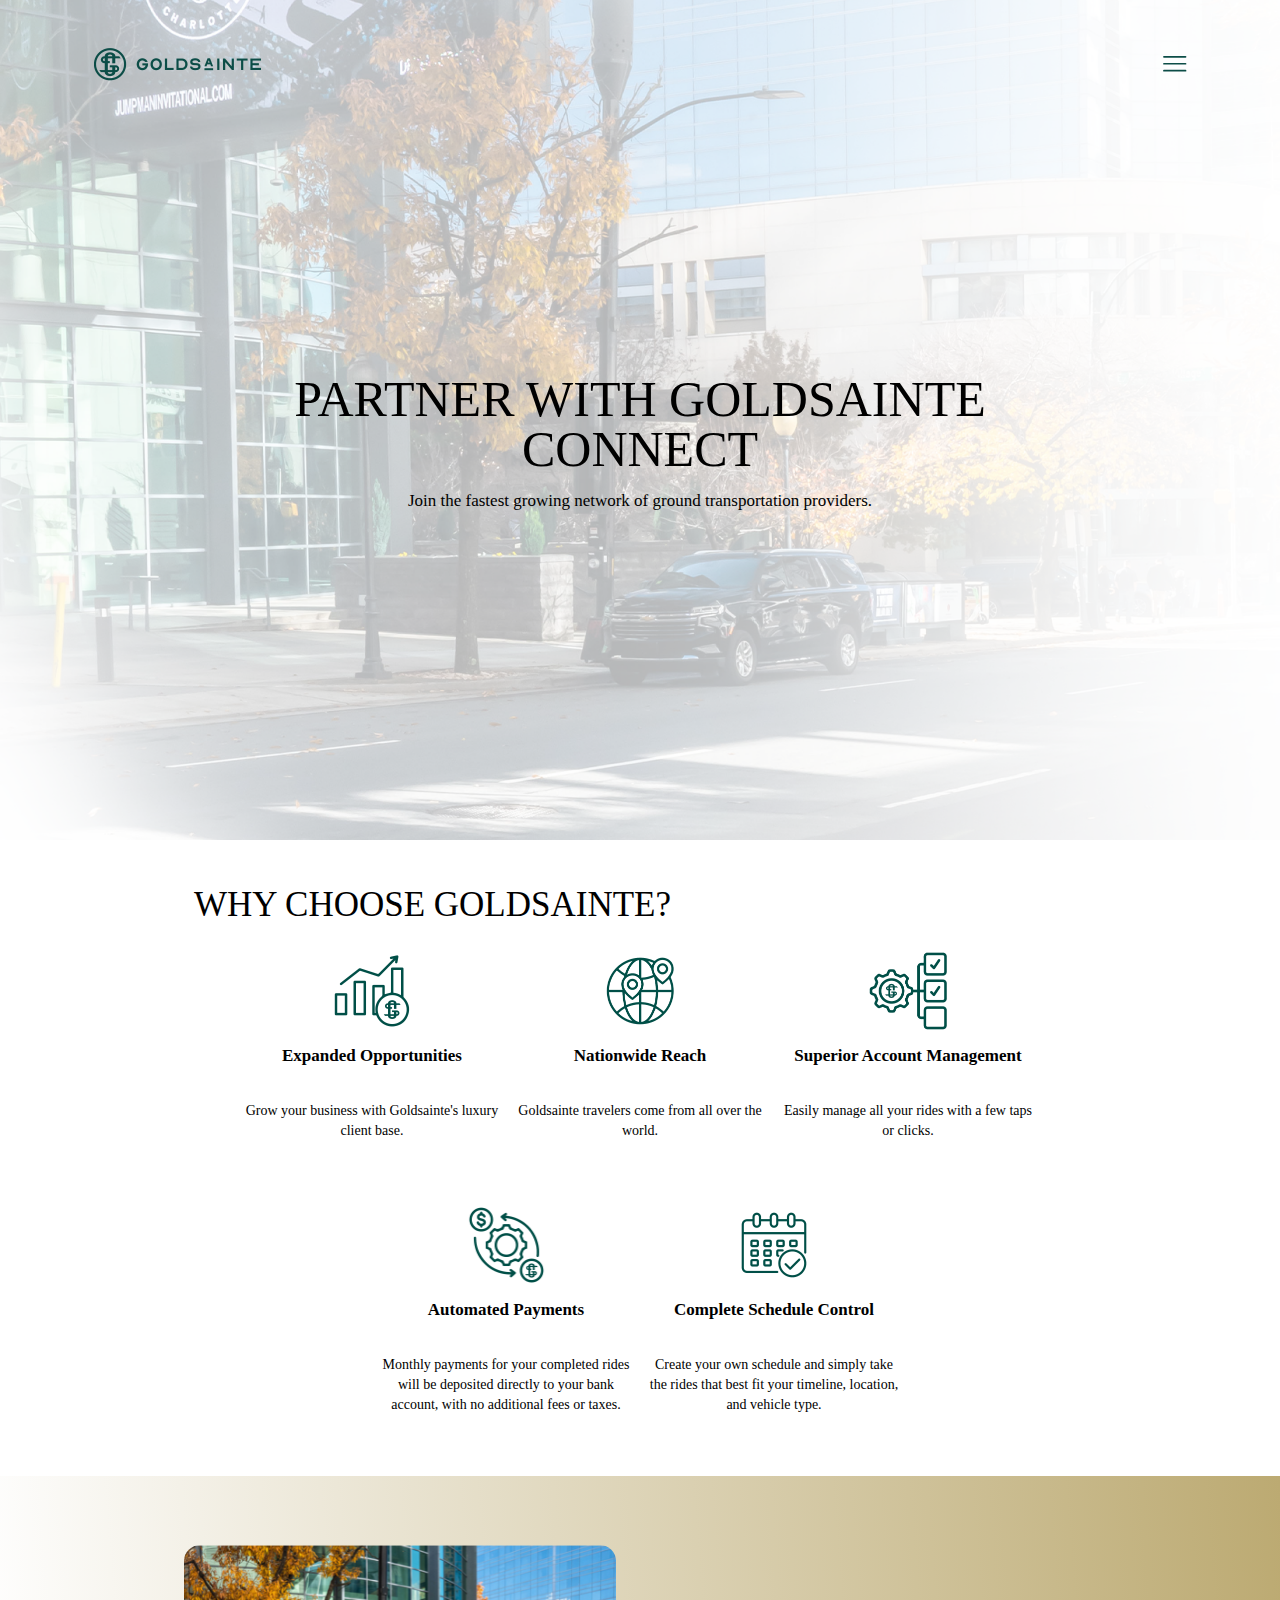
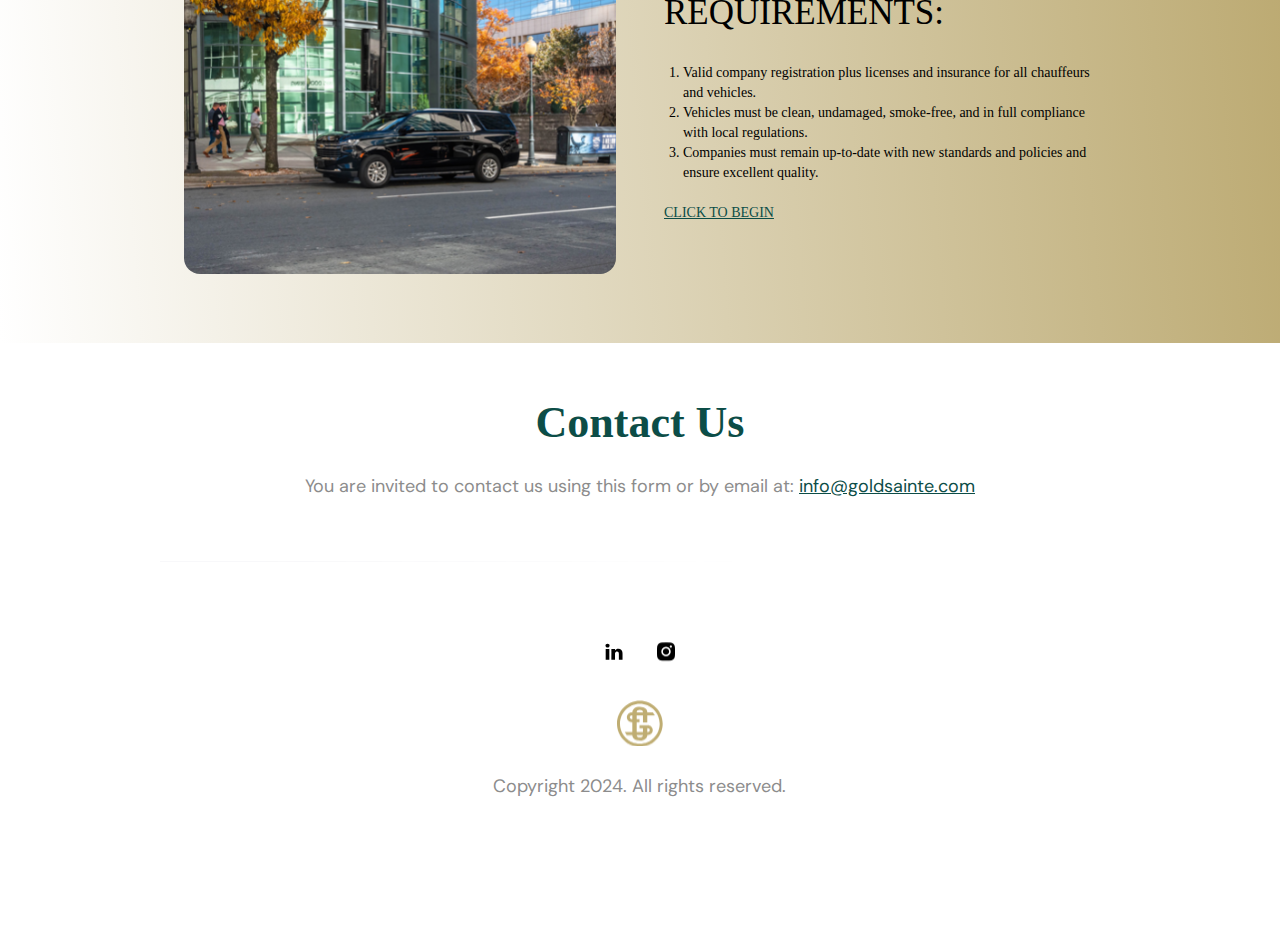
<file: partnerwithus.html>
<!DOCTYPE html>
<html>
  <head>
    <meta charset="utf-8" />
    <meta name="viewport" content="initial-scale=1, width=device-width" />

    <link rel="stylesheet" href="./global.css" />
    <link rel="stylesheet" href="./partnerwithus.css" />
    <link
      rel="stylesheet"
      href="https://fonts.googleapis.com/css2?family=DM Sans:wght@400&display=swap"
    />

    <style>
      @font-face {
        :font-family: "Covik Sans";
        src: url("/public/Covik-Sans-Regular.otf");
        font-weight: 400;
      }
      @font-face {
        :font-family: "Covik Sans";
        src: url("/public/Covik-Sans-Medium.otf");
        font-weight: 500;
      }
      @font-face {
        :font-family: "Covik Sans";
        src: url("/public/Covik-Sans-Bold.otf");
        font-weight: 700;
      }
      @font-face {
        :font-family: "Covik Sans";
        src: url("/public/Covik-Sans-Semibold.otf");
        font-weight: 600;
      }
      @font-face {
        :font-family: "Covik Sans";
        src: url("/public/Covik-Sans-Regular.otf");
        font-weight: 900;
      }
      @font-face {
        :font-family: "Chiffon";
        src: url("/public/Chiffon.otf");
        font-weight: 400;
      }
    </style>
  </head>
  <body>
    <div class="partnerwithus">
      <div class="partnerwithushero">
        <img
          class="partner-with-us-hero-1-icon"
          alt=""
          src="./public/aboutushero-13@2x.png"
        />

        <div class="partnerwithushero-child"></div>
        <div class="partnerwithushero-item"></div>
        <div class="partnerwithushero-inner">
          <div class="frame-wrapper1">
            <div class="heading-parent2">
              <div class="heading4">PARTNER WITH GOLDSAINTE connect</div>
              <div class="paragraph5">
                Join the fastest growing network of ground transportation
                providers.
              </div>
            </div>
          </div>
        </div>
        <div class="partner-with-us-main-logo-nav">
          <a
            class="primary-horizontal-logo-green-"
            href="./index.html"
            id="primaryHorizontalLogoGreen"
          >
          </a>
          <button class="hamburger-menu45-wrapper" id="frameButton">
            <img
              class="hamburger-menu45-icon"
              alt=""
              src="./public/hamburgermenu11.svg"
            />
          </button>
        </div>
      </div>
      <div class="partner-with-us-h1">
        <div class="frame-partner-with-us">
          <div class="headings-wrapper">
            <div class="headings1">
              <p class="why-choose-goldsainte">Why choose Goldsainte?</p>
              <p class="why-choose-goldsainte">&nbsp;</p>
            </div>
          </div>
          <div class="frame-partner-with-us-inner">
            <div class="headings-container">
              <div class="headings2">Why Ride with Goldsainte Connect?</div>
            </div>
          </div>
          <div class="group-parent">
            <div class="frame-expanded-opportunities-l-wrapper">
              <div class="frame-expanded-opportunities-l">
                <img
                  class="expanded-opportunities-luxury-icon"
                  alt=""
                  src="./public/expandedopportunitiesluxury@2x.png"
                />

                <div class="paragraph6">
                  <p class="expanded-opportunities">
                    <span>
                      <span class="expanded-opportunities1">
                        <b>Expanded Opportunities</b>
                      </span>
                    </span>
                  </p>
                  <p class="why-choose-goldsainte">
                    <span>
                      <span>
                        <span class="expanded-opportunities1">
                          <span>&nbsp;</span>
                        </span>
                      </span>
                    </span>
                  </p>
                  <p class="grow-your-business-with-goldsa">
                    <span>
                      <span>
                        <span class="grow-your-business"
                          >Grow your business with Goldsainte's luxury client
                          base.</span
                        >
                      </span>
                    </span>
                  </p>
                  <p class="blank-line12">
                    <span>
                      <span class="expanded-opportunities1">&nbsp;</span>
                    </span>
                  </p>
                  <p class="why-choose-goldsainte">
                    <span>
                      <span class="expanded-opportunities1">&nbsp;</span>
                    </span>
                  </p>
                  <p class="why-choose-goldsainte">
                    <span>
                      <span class="expanded-opportunities1">&nbsp;</span>
                    </span>
                  </p>
                  <p class="why-choose-goldsainte">
                    <span>
                      <span class="expanded-opportunities1">&nbsp;</span>
                    </span>
                  </p>
                </div>
              </div>
            </div>
            <div class="frame-nationwide-reach-all-ove-wrapper">
              <div class="frame-nationwide-reach-all-ove">
                <img
                  class="nationwide-reach-all-over-the-icon"
                  alt=""
                  src="./public/nationwidereachallovertheworld@2x.png"
                />

                <div class="paragraph6">
                  <p class="expanded-opportunities">
                    <span class="expanded-opportunities1">
                      <b>Nationwide Reach</b>
                    </span>
                  </p>
                  <p class="why-choose-goldsainte">
                    <span>
                      <span class="expanded-opportunities1">
                        <span>&nbsp;</span>
                      </span>
                    </span>
                  </p>
                  <p class="grow-your-business-with-goldsa">
                    <span>
                      <span class="grow-your-business"
                        >Goldsainte travelers come from all over the
                        world.</span
                      >
                    </span>
                  </p>
                  <p class="why-choose-goldsainte">
                    <span>
                      <span class="expanded-opportunities1">&nbsp;</span>
                    </span>
                  </p>
                  <p class="why-choose-goldsainte">
                    <span>
                      <span class="expanded-opportunities1">&nbsp;</span>
                    </span>
                  </p>
                  <p class="why-choose-goldsainte">
                    <span>
                      <span class="expanded-opportunities1">&nbsp;</span>
                    </span>
                  </p>
                  <p class="why-choose-goldsainte">
                    <span>
                      <span class="expanded-opportunities1">&nbsp;</span>
                    </span>
                  </p>
                </div>
              </div>
            </div>
            <div class="frame-nationwide-reach-all-ove-wrapper">
              <div class="frame-nationwide-reach-all-ove">
                <img
                  class="nationwide-reach-all-over-the-icon"
                  alt=""
                  src="./public/superioraccountmanagement@2x.png"
                />

                <div class="paragraph6">
                  <p class="expanded-opportunities">
                    <span class="expanded-opportunities1">
                      <b>Superior Account Management</b>
                    </span>
                  </p>
                  <p class="why-choose-goldsainte">
                    <span>
                      <span class="expanded-opportunities1">
                        <span>&nbsp;</span>
                      </span>
                    </span>
                  </p>
                  <p class="grow-your-business-with-goldsa">
                    <span>
                      <span class="grow-your-business"
                        >Easily manage all your rides with a few taps or
                        clicks.</span
                      >
                    </span>
                  </p>
                  <p class="why-choose-goldsainte">
                    <span>
                      <span class="expanded-opportunities1">&nbsp;</span>
                    </span>
                  </p>
                  <p class="why-choose-goldsainte">
                    <span>
                      <span class="expanded-opportunities1">&nbsp;</span>
                    </span>
                  </p>
                  <p class="why-choose-goldsainte">
                    <span>
                      <span class="expanded-opportunities1">&nbsp;</span>
                    </span>
                  </p>
                  <p class="why-choose-goldsainte">
                    <span>
                      <span class="expanded-opportunities1">&nbsp;</span>
                    </span>
                  </p>
                </div>
              </div>
            </div>
            <div class="frame-nationwide-reach-all-ove-wrapper">
              <div class="frame-nationwide-reach-all-ove">
                <img
                  class="money-flow-business-icon"
                  alt=""
                  src="./public/moneyflowbusiness@2x.png"
                />

                <div class="paragraph6">
                  <p class="expanded-opportunities">
                    <span class="expanded-opportunities1">
                      <b>Automated Payments</b>
                    </span>
                  </p>
                  <p class="why-choose-goldsainte">
                    <span>
                      <span class="expanded-opportunities1">
                        <span>&nbsp;</span>
                      </span>
                    </span>
                  </p>
                  <p class="grow-your-business-with-goldsa">
                    <span>
                      <span class="grow-your-business"
                        >Monthly payments for your completed rides will be
                        deposited directly to your bank account, with no
                        additional fees or taxes.</span
                      >
                    </span>
                  </p>
                  <p class="why-choose-goldsainte">
                    <span>
                      <span class="expanded-opportunities1">&nbsp;</span>
                    </span>
                  </p>
                  <p class="why-choose-goldsainte">
                    <span>
                      <span class="expanded-opportunities1">&nbsp;</span>
                    </span>
                  </p>
                  <p class="why-choose-goldsainte">
                    <span>
                      <span class="expanded-opportunities1">&nbsp;</span>
                    </span>
                  </p>
                  <p class="why-choose-goldsainte">
                    <span>
                      <span class="expanded-opportunities1">&nbsp;</span>
                    </span>
                  </p>
                </div>
              </div>
            </div>
            <div class="frame-nationwide-reach-all-ove-wrapper">
              <div class="frame-nationwide-reach-all-ove">
                <img
                  class="expanded-opportunities-luxury-icon"
                  alt=""
                  src="./public/completeschedulecontroltimelocation@2x.png"
                />

                <div class="paragraph6">
                  <p class="expanded-opportunities">
                    <span class="expanded-opportunities1">
                      <b>Complete Schedule Control</b>
                    </span>
                  </p>
                  <p class="why-choose-goldsainte">
                    <span>
                      <span class="expanded-opportunities1">
                        <span>&nbsp;</span>
                      </span>
                    </span>
                  </p>
                  <p class="grow-your-business-with-goldsa">
                    <span>
                      <span class="grow-your-business"
                        >Create your own schedule and simply take the rides that
                        best fit your timeline, location, and vehicle
                        type.</span
                      >
                    </span>
                  </p>
                  <p class="why-choose-goldsainte">
                    <span>
                      <span class="expanded-opportunities1">&nbsp;</span>
                    </span>
                  </p>
                  <p class="why-choose-goldsainte">
                    <span>
                      <span class="expanded-opportunities1">&nbsp;</span>
                    </span>
                  </p>
                  <p class="why-choose-goldsainte">
                    <span>
                      <span class="expanded-opportunities1">&nbsp;</span>
                    </span>
                  </p>
                  <p class="why-choose-goldsainte">
                    <span>
                      <span class="expanded-opportunities1">&nbsp;</span>
                    </span>
                  </p>
                </div>
              </div>
            </div>
          </div>
        </div>
      </div>
      <div class="partner-with-us-h2">
        <div class="rectangle-parent">
          <div class="frame-child"></div>
          <img
            class="black-car-men-pick-up-outside-icon"
            alt=""
            src="./public/blackcarmenpickupoutsidework@2x.png"
          />

          <div class="feature-title-container">
            <div class="feature-title2">REQUIREMENTS:</div>
            <a
              class="text2"
              href="https://goldsainte69446.activehosted.com/f/18"
              target="_blank"
            >
              <p class="why-choose-goldsainte">&nbsp;</p>
              <ol class="valid-company-registration-plu">
                <li class="vehicles-must-be-clean-undama">
                  <span
                    >Valid company registration plus licenses and insurance for
                    all chauffeurs and vehicles.</span
                  >
                </li>
                <li class="vehicles-must-be-clean-undama">
                  <span
                    >Vehicles must be clean, undamaged, smoke-free, and in full
                    compliance with local regulations.</span
                  >
                </li>
                <li class="vehicles-must-be-clean-undama">
                  <span
                    >Companies must remain up-to-date with new standards and
                    policies and ensure excellent quality.</span
                  >
                </li>
              </ol>
              <p class="why-choose-goldsainte">&nbsp;</p>
              <p class="click-to-begin">CLICK TO BEGIN</p>
            </a>
          </div>
        </div>
      </div>
      <div class="partner-with-us-footer">
        <div class="partner-with-us-footer-inner">
          <div class="frame-parent1">
            <div class="heading-parent3">
              <div class="heading5">Contact Us</div>
              <div class="paragraph11">
                <span class="you-are-invited2"
                  >You are invited to contact us using this form or by email
                  at:</span
                >
                <span class="span2"> </span>
                <a
                  class="infogoldsaintecom4"
                  href="https://www.goldsainte.com/about#"
                  target="_blank"
                >
                  <span class="infogoldsaintecom5">info@goldsainte.com</span>
                </a>
              </div>
            </div>
            <div class="heading-parent4">
              <div class="heading6">Contact Us</div>
              <div class="paragraph12">
                <span class="you-are-invited2"
                  >You are invited to contact us using this form or by email
                  at:</span
                >
                <span class="span2"> </span>
                <a
                  class="infogoldsaintecom4"
                  href="https://goldsainte69446.activehosted.com/f/1"
                  target="_blank"
                >
                  <span class="infogoldsaintecom5">info@goldsainte.com</span>
                </a>
              </div>
            </div>
            <div class="divider-container">
              <img class="divider-icon1" alt="" src="./public/divider.svg" />
            </div>
            <div class="contact-info-group">
              <div class="contact-info1">
                <div class="social-media-1-wrapper">
                  <div class="social-media-1">
                    <a
                      class="social-media-icon-squarelinke1"
                      href="https://www.linkedin.com/company/goldsainte/mycompany/"
                      id="socialMediaIconSquareLinke"
                    >
                      <img
                        class="social-media-icon-squarelinke-child"
                        alt=""
                        src="./public/group-73.svg"
                      />
                    </a>
                    <img
                      class="social-media-icon-squareinsta1"
                      alt=""
                      src="./public/social-media-icon-squareinstagram@2x.png"
                      id="socialMediaIconSquareInsta"
                    />
                  </div>
                </div>
              </div>
              <img
                class="goldsainte-gold-logo-icon"
                alt=""
                src="./public/goldsaintegoldlogo@2x.png"
              />

              <div class="email1">Copyright 2024. All rights reserved.</div>
            </div>
          </div>
        </div>
      </div>
    </div>

    <div id="menuhome" class="popup-overlay" style="display: none">
      <div class="menuhome" data-animate-on-scroll>
        <div class="primary-horizontal-logo-green-wrapper">
          <img
            class="primary-horizontal-logo-green-icon"
            alt=""
            src="./public/primaryhorizontallogogreen-2@2x.png"
            id="drawerprimaryHorizontalLogoGreenImage"
          />
        </div>
        <div class="sections">
          <a class="about" href="./aboutus.html">about</a>
          <div class="sections-child"></div>
          <a class="about" href="./membership.html">membership</a>
          <div class="sections-child"></div>
          <a class="about" href="./partnerwithus.html">partner</a>
          <div class="sections-child"></div>
          <a class="about" href="./carshare.html">Car Share</a>
          <div class="sections-child"></div>
          <a class="about" href="./connect.html">connect</a>
          <div class="sections-child"></div>
          <a class="about" href="./faq.html">faq</a>
          <div class="sections-child"></div>
          <a class="about" href="./franchisehome.html">Franchise</a>
        </div>
      </div>
    </div>

    <script>
      var drawerprimaryHorizontalLogoGreenImage = document.getElementById(
        "drawerprimaryHorizontalLogoGreenImage"
      );
      if (drawerprimaryHorizontalLogoGreenImage) {
        drawerprimaryHorizontalLogoGreenImage.addEventListener("click", function (e) {
          window.location.href = "./index1.html";
        });
      }
      var scrollAnimElements = document.querySelectorAll("[data-animate-on-scroll]");
      var observer = new IntersectionObserver(
        (entries) => {
          for (const entry of entries) {
            if (entry.isIntersecting || entry.intersectionRatio > 0) {
              const targetElement = entry.target;
              targetElement.classList.add("animate");
              observer.unobserve(targetElement);
            }
          }
        },
        {
          threshold: 0.15,
        }
      );
      
      for (let i = 0; i < scrollAnimElements.length; i++) {
        observer.observe(scrollAnimElements[i]);
      }
      
      var primaryHorizontalLogoGreen = document.getElementById(
        "primaryHorizontalLogoGreen"
      );
      if (primaryHorizontalLogoGreen) {
        primaryHorizontalLogoGreen.addEventListener("click", function (e) {
          window.location.href = "./index1.html";
        });
      }
      
      var frameButton = document.getElementById("frameButton");
      if (frameButton) {
        frameButton.addEventListener("click", function () {
          var drawerOverlay = document.getElementById("menuhome");
          if (!drawerOverlay) return;
          var drawerOverlayStyle = drawerOverlay.style;
          if (drawerOverlayStyle) {
            drawerOverlayStyle.display = "flex";
            drawerOverlayStyle.zIndex = 99;
            drawerOverlayStyle.backgroundColor = "rgba(113, 113, 113, 0.3)";
            drawerOverlayStyle.alignItems = "flex-start";
            drawerOverlayStyle.justifyContent = "";
          }
          drawerOverlay.setAttribute("closable", "");
      
          var onClick =
            drawerOverlay.onClick ||
            function (e) {
              if (
                e.target === drawerOverlay &&
                drawerOverlay.hasAttribute("closable")
              ) {
                drawerOverlayStyle.display = "none";
              }
            };
          drawerOverlay.addEventListener("click", onClick);
        });
      }
      
      var socialMediaIconSquareLinke = document.getElementById(
        "socialMediaIconSquareLinke"
      );
      if (socialMediaIconSquareLinke) {
        socialMediaIconSquareLinke.addEventListener("click", function () {
          window.open("https://www.linkedin.com/company/goldsainte/mycompany/");
        });
      }
      
      var socialMediaIconSquareInsta = document.getElementById(
        "socialMediaIconSquareInsta"
      );
      if (socialMediaIconSquareInsta) {
        socialMediaIconSquareInsta.addEventListener("click", function () {
          window.open("https://www.instagram.com/goldsainte/");
        });
      }
      </script>
  </body>
</html>
</file>
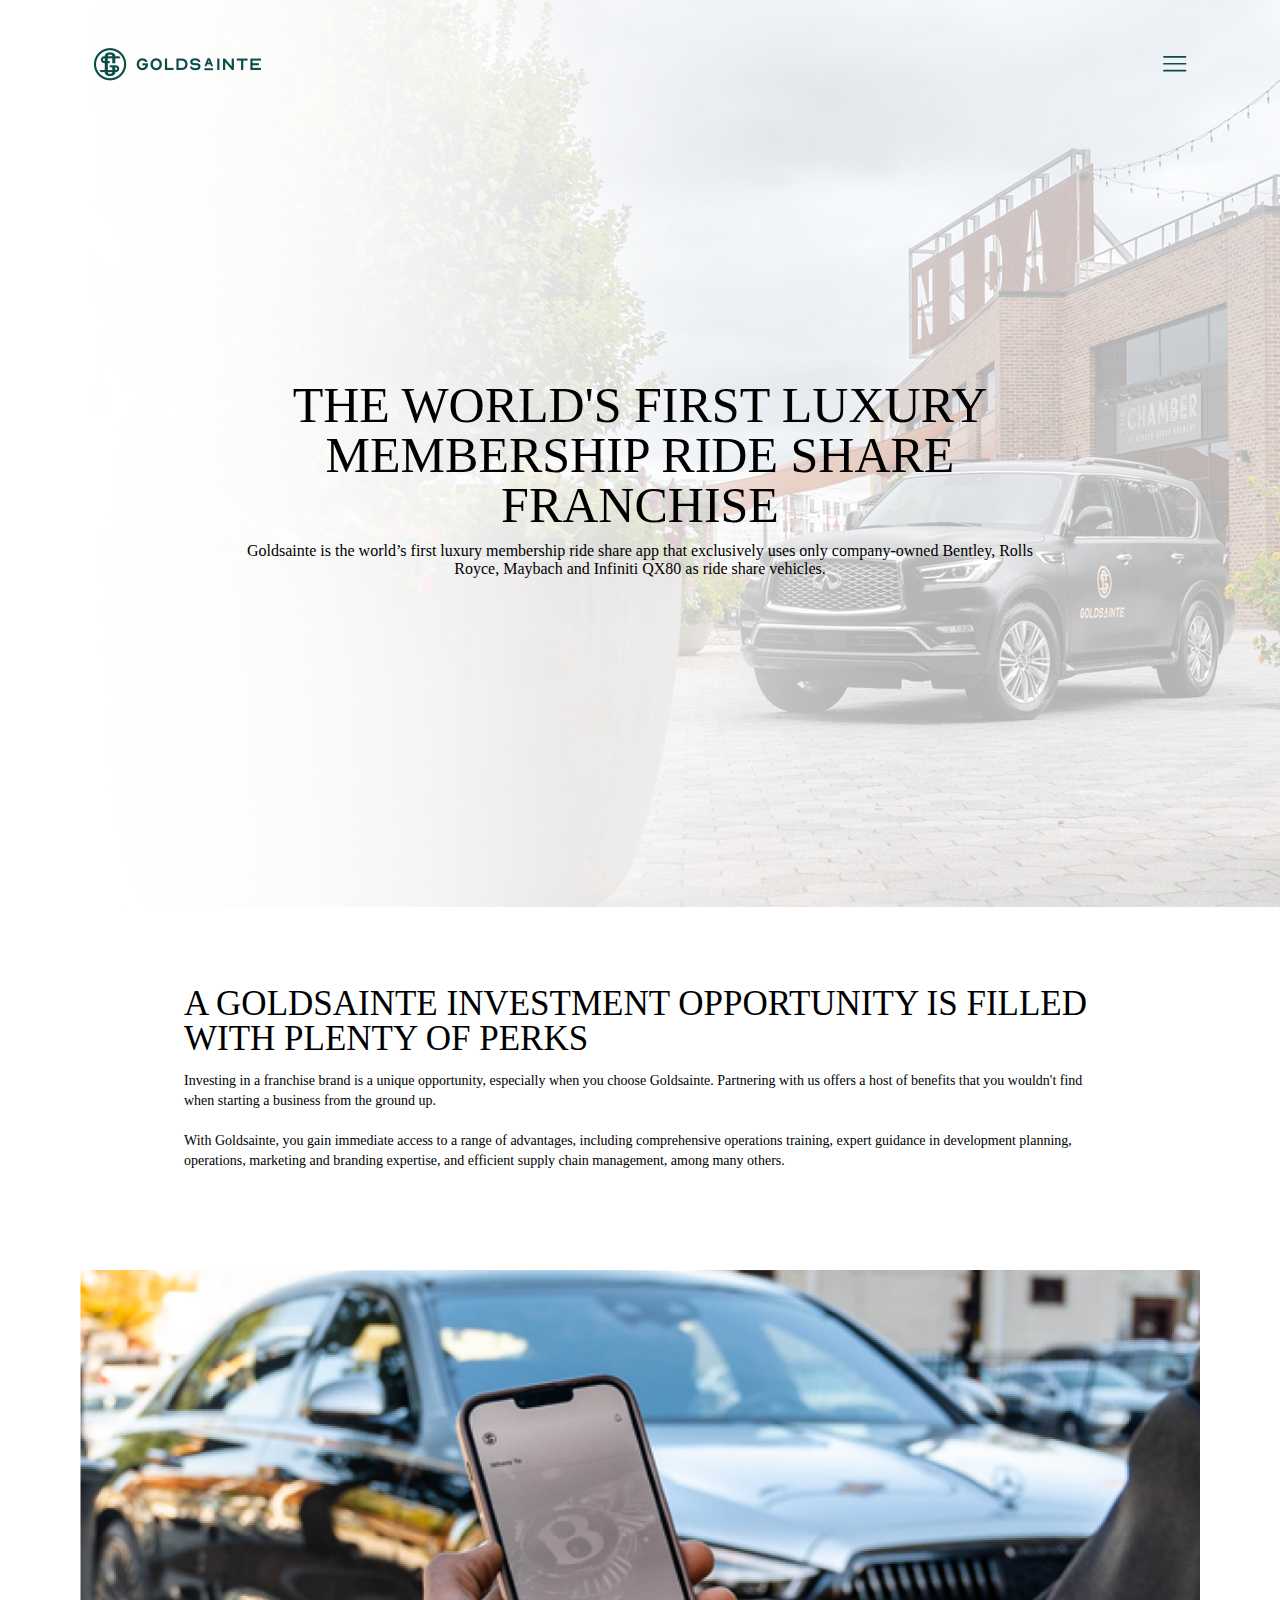
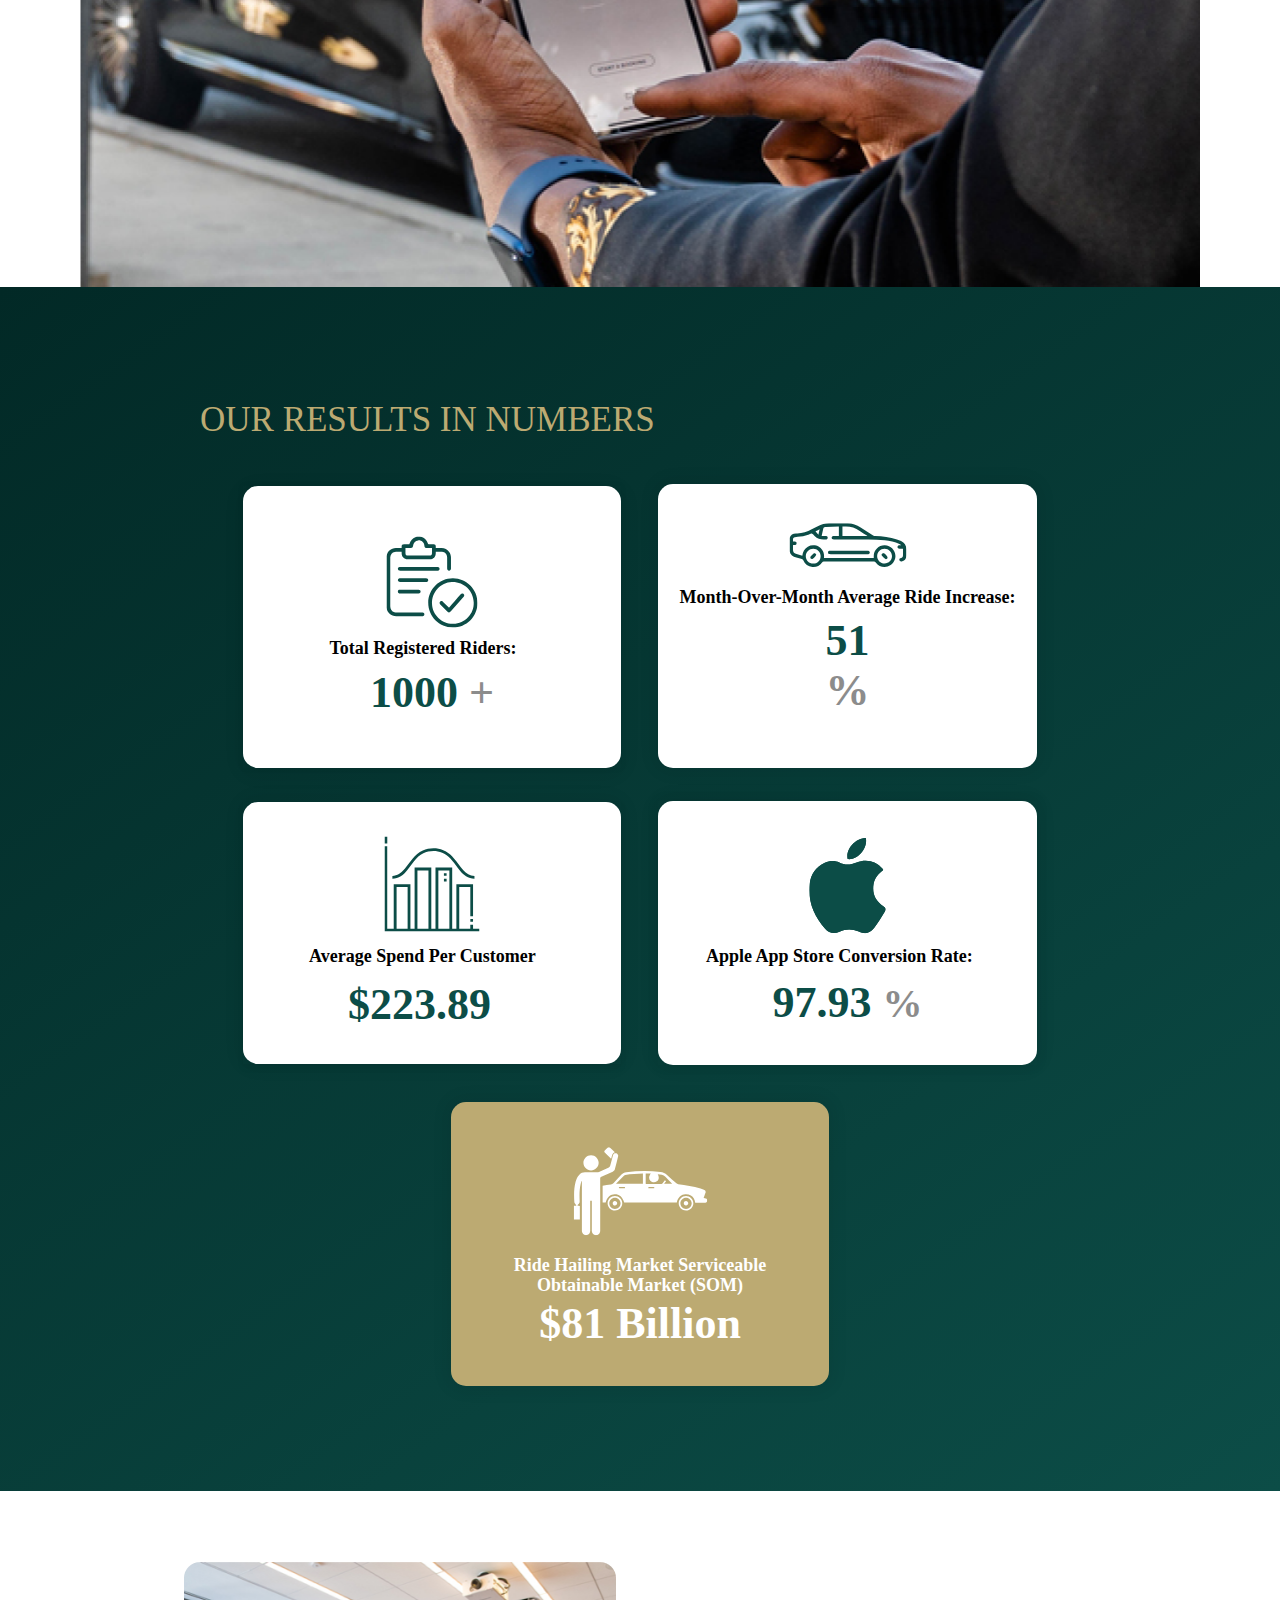
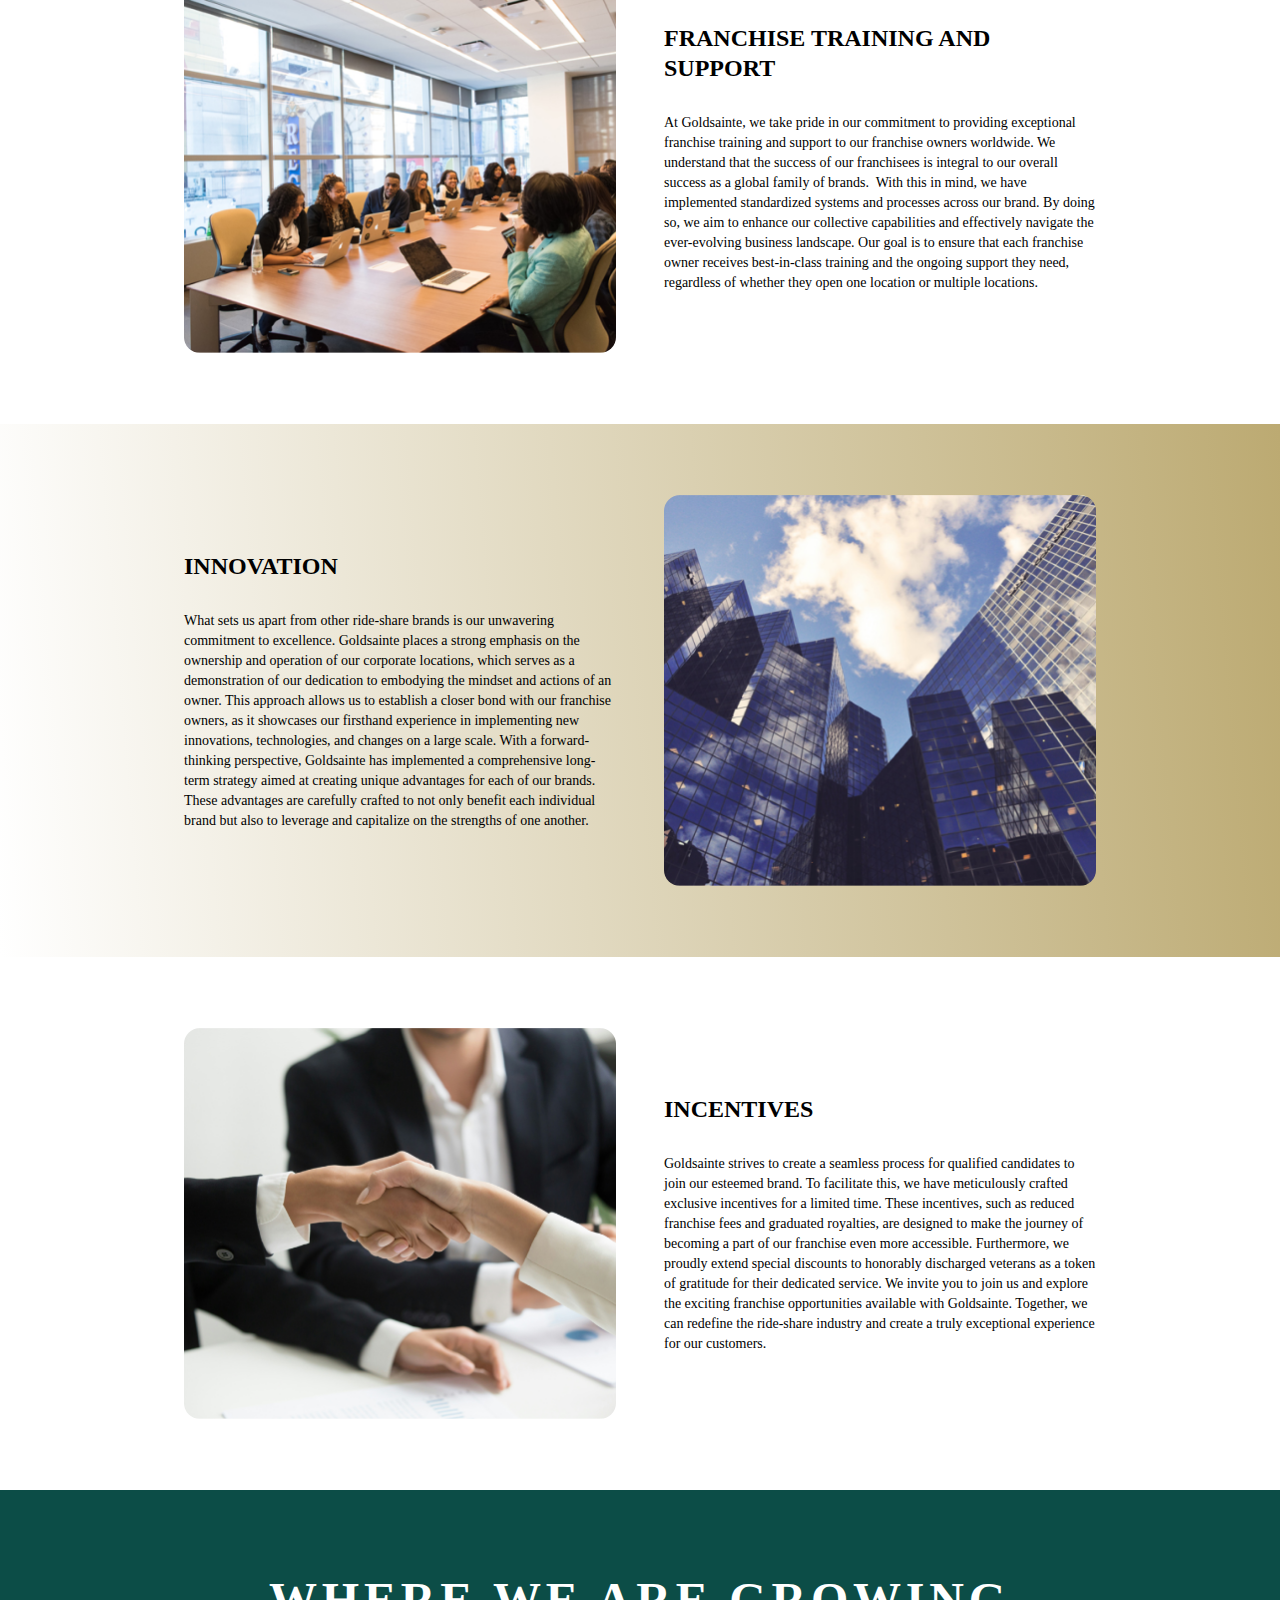
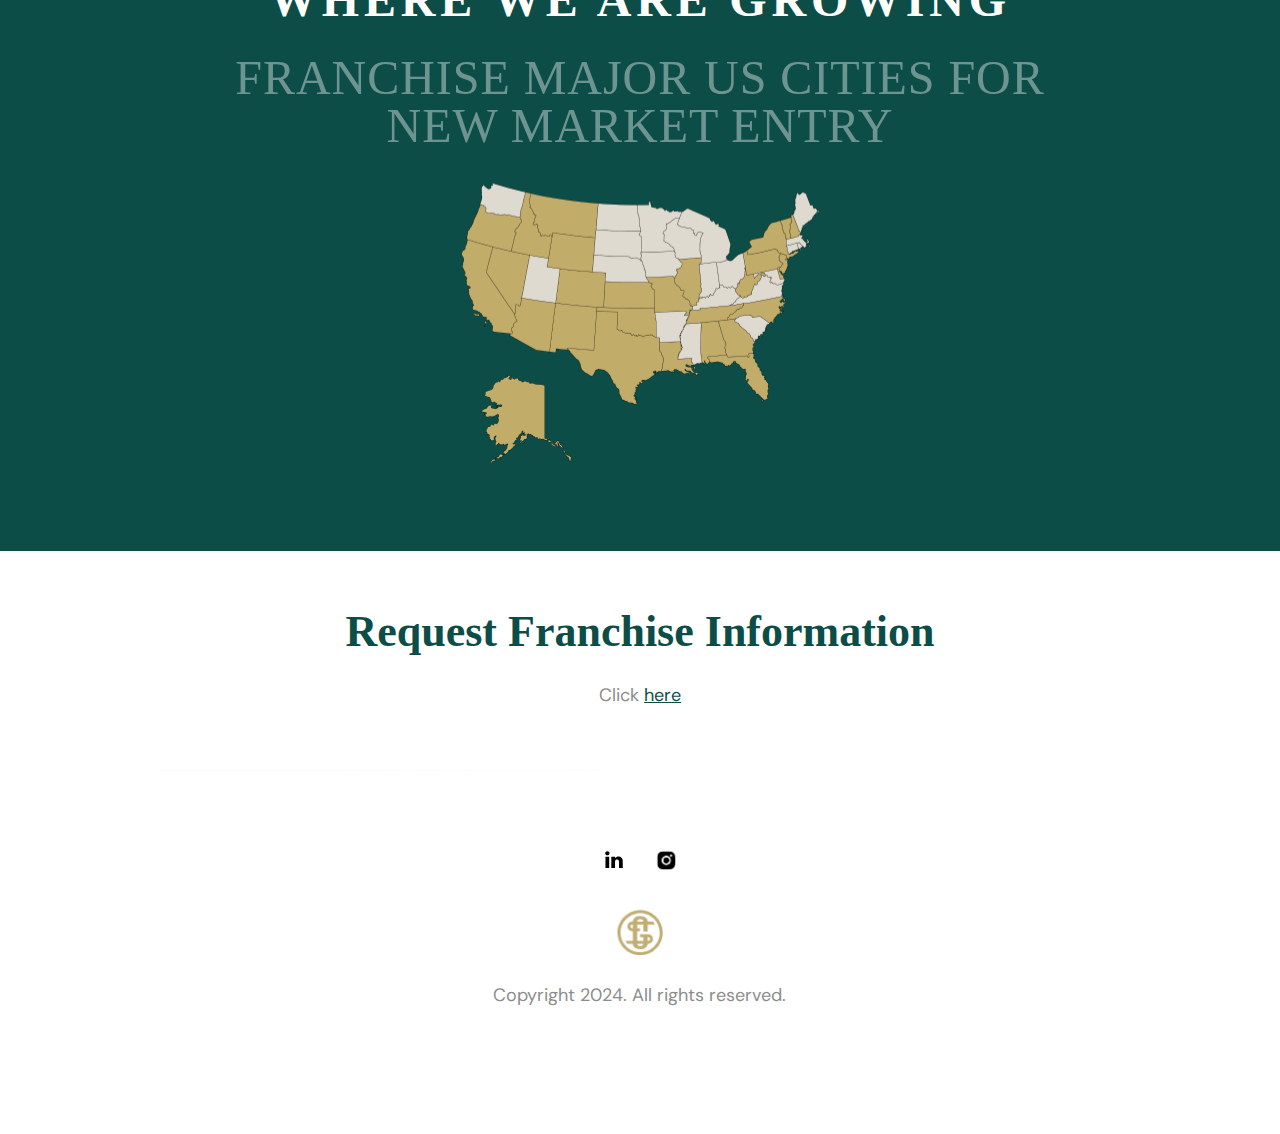
<file: territoriesavailable.html>
<!DOCTYPE html>
<html>
  <head>
    <meta charset="utf-8" />
    <meta name="viewport" content="initial-scale=1, width=device-width" />

    <link rel="stylesheet" href="./global.css" />
    <link rel="stylesheet" href="./territoriesavailable.css" />
    <link
      rel="stylesheet"
      href="https://fonts.googleapis.com/css2?family=DM Sans:wght@400&display=swap"
    />

    <style>
      @font-face {
        :font-family: "Covik Sans";
        src: url("/public/Covik-Sans-Regular.otf");
        font-weight: 400;
      }
      @font-face {
        :font-family: "Covik Sans";
        src: url("/public/Covik-Sans-Medium.otf");
        font-weight: 500;
      }
      @font-face {
        :font-family: "Covik Sans";
        src: url("/public/Covik-Sans-Bold.otf");
        font-weight: 700;
      }
      @font-face {
        :font-family: "Covik Sans";
        src: url("/public/Covik-Sans-Semibold.otf");
        font-weight: 600;
      }
      @font-face {
        :font-family: "Covik Sans";
        src: url("/public/Covik-Sans-Regular.otf");
        font-weight: 900;
      }
      @font-face {
        :font-family: "Chiffon";
        src: url("/public/Chiffon.otf");
        font-weight: 400;
      }
    </style>
  </head>
  <body>
    <div class="territoriesavailable">
      <div class="territories-available-header">
        <img
          class="territoriesavailablehero-1-icon"
          alt=""
          src="./public/carsharehero-12@2x.png"
        />

        <div class="territories-available-header-inner">
          <div class="frame-wrapper21">
            <div class="heading-parent33">
              <div class="heading36">
                THE WORLD'S FIRST LUXURY MEMBERSHIP RIDE SHARE FRANCHISE
              </div>
              <div class="paragraph69">
                Goldsainte is the world’s first luxury membership ride share app
                that exclusively uses only company-owned Bentley, Rolls Royce,
                Maybach and Infiniti QX80 as ride share vehicles.
              </div>
            </div>
          </div>
        </div>
        <div class="territories-available-main-log">
          <a
            class="primary-horizontal-logo-green-4"
            href="./index.html"
            id="primaryHorizontalLogoGreen"
          >
          </a>
          <button class="hamburger-menu11" id="hamburgerMenu11">
            <img
              class="vector-icon"
              alt=""
              src="./public/hamburgermenu11.svg"
            />
          </button>
        </div>
      </div>
      <div class="territoriesavailable-h1">
        <div class="heading-parent34">
          <div class="heading37">
            A GOLDSAINTE INVESTMENT OPPORTUNITY IS FILLED WITH PLENTY OF PERKS
          </div>
          <div class="paragraph70">
            <p class="investing-in-a">
              Investing in a franchise brand is a unique opportunity, especially
              when you choose Goldsainte. Partnering with us offers a host of
              benefits that you wouldn't find when starting a business from the
              ground up.
            </p>
            <p class="investing-in-a">&nbsp;</p>
            <p class="investing-in-a">
              With Goldsainte, you gain immediate access to a range of
              advantages, including comprehensive operations training, expert
              guidance in development planning, operations, marketing and
              branding expertise, and efficient supply chain management, among
              many others.
            </p>
            <p class="investing-in-a">&nbsp;</p>
          </div>
        </div>
      </div>
      <div class="territoriesavailable-h2">
        <div class="phone-select-service-man-hand-wrapper">
          <img
            class="phone-select-service-man-hand-icon"
            alt=""
            src="./public/phoneselectservicemanhand@2x.png"
          />
        </div>
        <div class="territoriesavailable-h2-inner">
          <div class="frame-child4"></div>
        </div>
      </div>
      <div class="territoriesavailable-h3">
        <div class="frame-parent26">
          <div class="heading-wrapper">
            <div class="heading38">Our results in numbers</div>
          </div>
          <div class="frame-wrapper22">
            <div class="frame-parent27">
              <div class="card-parent">
                <div class="card">
                  <div class="total-registered-riders-parent">
                    <img
                      class="total-registered-riders-icon"
                      alt=""
                      src="./public/totalregisteredriders.svg"
                    />

                    <b class="title10">Total Registered Riders: </b>
                    <b class="big-number14">
                      <span>1000</span>
                      <span class="span20">+</span>
                    </b>
                  </div>
                </div>
                <div class="card3">
                  <div class="average-spend-per-customer-parent">
                    <img
                      class="average-spend-per-customer-icon"
                      alt=""
                      src="./public/layer-261.svg"
                    />

                    <b class="title11">Average Spend Per Customer</b>
                    <b class="big-number15">$223.89</b>
                  </div>
                </div>
              </div>
              <div class="card-group">
                <div class="card5">
                  <div class="container-parent">
                    <div class="container2"></div>
                    <div class="month-over-month-average-ride-parent">
                      <img
                        class="month-over-month-average-ride-icon"
                        alt=""
                        src="./public/monthovermonthaveragerideincrease.svg"
                      />

                      <b class="title12"
                        >Month-Over-Month Average Ride Increase:
                      </b>
                      <b class="big-number16">
                        <span>51</span>
                        <span class="span20">%</span>
                      </b>
                    </div>
                  </div>
                </div>
                <div class="card6">
                  <div class="apple-app-store-conversion-rat-parent">
                    <img
                      class="apple-app-store-conversion-rat-icon"
                      alt=""
                      src="./public/appleappstoreconversionrate.svg"
                    />

                    <b class="title13">Apple App Store Conversion Rate: </b>
                    <b class="big-number17">
                      <span>97.93</span>
                      <span class="span22">%</span>
                    </b>
                  </div>
                </div>
              </div>
              <div class="card7">
                <div class="container-group">
                  <div class="container2"></div>
                  <div class="layer-25-parent">
                    <img
                      class="layer-25-icon"
                      alt=""
                      src="./public/layer-251.svg"
                    />

                    <div class="layer-1-parent">
                      <img
                        class="layer-1-icon"
                        alt=""
                        src="./public/layer-1.svg"
                      />

                      <b class="title14">
                        <p class="investing-in-a">
                          Ride Hailing Market Serviceable
                        </p>
                        <p class="investing-in-a">Obtainable Market (SOM)</p>
                      </b>
                      <b class="big-number18">$81 Billion</b>
                    </div>
                  </div>
                </div>
                <div class="container-container">
                  <div class="container4"></div>
                  <div class="layer-25-parent">
                    <img
                      class="layer-25-icon"
                      alt=""
                      src="./public/layer-251.svg"
                    />

                    <div class="layer-1-parent">
                      <img
                        class="layer-1-icon"
                        alt=""
                        src="./public/carshareridehailingservice.svg"
                      />

                      <b class="title14">
                        <p class="investing-in-a">
                          Ride Hailing Market Serviceable
                        </p>
                        <p class="investing-in-a">Obtainable Market (SOM)</p>
                      </b>
                      <b class="big-number19">$81 Billion</b>
                    </div>
                  </div>
                </div>
                <div class="container-parent1">
                  <div class="container5"></div>
                  <div class="layer-25-parent">
                    <img
                      class="layer-25-icon"
                      alt=""
                      src="./public/layer-25.svg"
                    />

                    <div class="layer-1-parent">
                      <img
                        class="layer-1-icon"
                        alt=""
                        src="./public/layer-1.svg"
                      />

                      <b class="title14">
                        <p class="investing-in-a">
                          Ride Hailing Market Serviceable
                        </p>
                        <p class="investing-in-a">Obtainable Market (SOM)</p>
                      </b>
                      <b class="big-number18">$81 Billion</b>
                    </div>
                  </div>
                </div>
              </div>
            </div>
          </div>
        </div>
      </div>
      <div class="territoriesavailable-h4">
        <div class="franchise-training-and-support">
          <img
            class="handshake-group-office-male-fe-icon"
            alt=""
            src="./public/handshakegroupofficemalefemale@2x.png"
          />

          <div class="franchise-training-and-support-parent">
            <div class="header-frame">
              <b class="feature-title17">
                <span class="and-support">Franchise </span>
                <span class="training">Training</span>
                <span class="and-support"> and Support</span>
              </b>
            </div>
            <div class="body">
              At Goldsainte, we take pride in our commitment to providing
              exceptional franchise training and support to our franchise owners
              worldwide. We understand that the success of our franchisees is
              integral to our overall success as a global family of brands. 
              With this in mind, we have implemented standardized systems and
              processes across our brand. By doing so, we aim to enhance our
              collective capabilities and effectively navigate the ever-evolving
              business landscape. Our goal is to ensure that each franchise
              owner receives best-in-class training and the ongoing support they
              need, regardless of whether they open one location or multiple
              locations.
            </div>
          </div>
        </div>
      </div>
      <div class="territoriesavailable-h5">
        <div class="franchise-training-and-support">
          <div class="franchise-training-and-support-parent">
            <div class="header-frame">
              <b class="title17">Innovation</b>
            </div>
            <div class="body">
              What sets us apart from other ride-share brands is our unwavering
              commitment to excellence. Goldsainte places a strong emphasis on
              the ownership and operation of our corporate locations, which
              serves as a demonstration of our dedication to embodying the
              mindset and actions of an owner. This approach allows us to
              establish a closer bond with our franchise owners, as it showcases
              our firsthand experience in implementing new innovations,
              technologies, and changes on a large scale. With a
              forward-thinking perspective, Goldsainte has implemented a
              comprehensive long-term strategy aimed at creating unique
              advantages for each of our brands. These advantages are carefully
              crafted to not only benefit each individual brand but also to
              leverage and capitalize on the strengths of one another.
            </div>
          </div>
          <img
            class="handshake-group-office-male-fe-icon"
            alt=""
            src="./public/officebuildingscityglass@2x.png"
          />
        </div>
      </div>
      <div class="territoriesavailable-h4">
        <div class="franchise-training-and-support">
          <img
            class="handshake-group-office-male-fe-icon"
            alt=""
            src="./public/handshakegroupofficemalefemale2@2x.png"
          />

          <div class="franchise-training-and-support-parent">
            <div class="header-frame">
              <b class="title17">Incentives</b>
            </div>
            <div class="body">
              Goldsainte strives to create a seamless process for qualified
              candidates to join our esteemed brand. To facilitate this, we have
              meticulously crafted exclusive incentives for a limited time.
              These incentives, such as reduced franchise fees and graduated
              royalties, are designed to make the journey of becoming a part of
              our franchise even more accessible. Furthermore, we proudly extend
              special discounts to honorably discharged veterans as a token of
              gratitude for their dedicated service. We invite you to join us
              and explore the exciting franchise opportunities available with
              Goldsainte. Together, we can redefine the ride-share industry and
              create a truly exceptional experience for our customers.
            </div>
          </div>
        </div>
      </div>
      <div class="territoriesavailable-h7">
        <div class="where-we-are-growing-frame">
          <div class="header-text-frame">
            <div class="subtitle-wrapper">
              <b class="subtitle">WHERE WE ARE GROWING</b>
            </div>
            <div class="headings-wrapper11">
              <div class="headings14">
                Franchise major US cities for new market entry
              </div>
            </div>
          </div>
          <div class="map-frame">
            <img
              class="goldsainte-map-gold-franchise-icon"
              alt=""
              src="./public/goldsaintemapgoldfranchiselocations@2x.png"
            />

            <div class="container6"></div>
            <img class="vector-icon1" alt="" src="./public/vector.svg" />
          </div>
        </div>
      </div>
      <div class="territoriesavailable-h8">
        <div class="franchise-expansionv2024-frame">
          <div class="franchise-expansionv2024-text">
            <div class="heading39">
              <span>
                <p class="investing-in-a">FRANCHISE EXPANSION BY 2024</p>
              </span>
            </div>
          </div>
          <div class="states-frame">
            <div class="fl">
              <div class="frame-parent28">
                <div class="container-parent2">
                  <img
                    class="container-icon"
                    alt=""
                    src="./public/container.svg"
                  />

                  <img
                    class="layer-1-icon2"
                    alt=""
                    src="./public/layer-1.svg"
                  />
                </div>
                <div class="paragraph71">Florida</div>
              </div>
            </div>
            <div class="fl">
              <div class="frame-parent28">
                <div class="container-parent2">
                  <img
                    class="container-icon"
                    alt=""
                    src="./public/container.svg"
                  />

                  <img
                    class="layer-1-icon2"
                    alt=""
                    src="./public/layer-1.svg"
                  />
                </div>
                <div class="paragraph71">California</div>
              </div>
            </div>
            <div class="fl">
              <div class="frame-parent28">
                <div class="container-parent2">
                  <img
                    class="container-icon"
                    alt=""
                    src="./public/container.svg"
                  />

                  <img
                    class="layer-1-icon2"
                    alt=""
                    src="./public/layer-13.svg"
                  />
                </div>
                <div class="paragraph71">Texas</div>
              </div>
            </div>
          </div>
        </div>
      </div>
      <div class="territoriesavailable-footer">
        <div class="territoriesavailable-footer-inner">
          <div class="frame-parent31">
            <div class="heading-parent35">
              <div class="heading40">Contact Us</div>
              <div class="paragraph74">
                <span class="span20"
                  >You are invited to contact us using this form or by email
                  at:</span
                >
                <span class="span23"> </span>
                <a
                  class="infogoldsaintecom32"
                  href="https://www.goldsainte.com/about#"
                  target="_blank"
                >
                  <span class="infogoldsaintecom33">info@goldsainte.com</span>
                </a>
              </div>
            </div>
            <div class="heading-parent36">
              <b class="heading41">Request Franchise Information</b>
              <div class="paragraph75">
                <span class="span20">Click</span>
                <span class="span23"> </span>
                <a
                  class="infogoldsaintecom32"
                  href="https://goldsainte69446.activehosted.com/f/13"
                  target="_blank"
                >
                  <span class="infogoldsaintecom33">here</span>
                </a>
              </div>
            </div>
            <div class="divider-wrapper8">
              <img class="divider-icon10" alt="" src="./public/divider.svg" />
            </div>
            <div class="contact-info-parent8">
              <div class="contact-info10">
                <div class="social-media-container-wrapper6">
                  <div class="social-media-container9">
                    <img
                      class="social-media-icon-squarelinke10"
                      alt=""
                      src="./public/social-media-icon-squareinstagram1.svg"
                      id="socialMediaIconSquareLinke"
                    />

                    <img
                      class="social-media-icon-squareinsta10"
                      alt=""
                      src="./public/social-media-icon-squareinstagram8@2x.png"
                      id="socialMediaIconSquareInsta"
                    />
                  </div>
                </div>
              </div>
              <img
                class="goldsainte-gold-logo-territori-icon"
                alt=""
                src="./public/goldsaintegoldlogofooter@2x.png"
              />

              <div class="email10">Copyright 2024. All rights reserved.</div>
            </div>
          </div>
        </div>
      </div>
    </div>

    <div id="menufranchise" class="popup-overlay" style="display: none">
      <div class="menufranchise" data-animate-on-scroll>
        <div class="primary-horizontal-logo-gold-2-wrapper">
          <img
            class="primary-horizontal-logo-gold-2-icon"
            alt=""
            src="./public/primaryhorizontallogogreen-2@2x.png"
            id="drawerprimaryHorizontalLogoGold2Image"
          />
        </div>
        <div class="sections1">
          <a class="franchise-home" href="./franchisehome.html"
            >FRANCHISE home
          </a>
          <div class="sections-child3"></div>
          <a class="franchise-home" href="./franchisemodel.html"
            >FRANCHISE MODEL
          </a>
          <div class="sections-child3"></div>
          <a class="franchise-home" href="./whychooseus.html">why choose us</a>
          <div class="sections-child3"></div>
          <a class="franchise-home" href="./territoriesavailable.html"
            >Territories Available</a
          >
          <div class="sections-child3"></div>
          <a class="franchise-home" href="./franchiseinvestment.html"
            >INVESTMENT</a
          >
        </div>
      </div>
    </div>

    <script>
      var drawerprimaryHorizontalLogoGold2Image = document.getElementById(
        "drawerprimaryHorizontalLogoGold2Image"
      );
      if (drawerprimaryHorizontalLogoGold2Image) {
        drawerprimaryHorizontalLogoGold2Image.addEventListener("click", function (e) {
          window.location.href = "./index1.html";
        });
      }
      var scrollAnimElements = document.querySelectorAll("[data-animate-on-scroll]");
      var observer = new IntersectionObserver(
        (entries) => {
          for (const entry of entries) {
            if (entry.isIntersecting || entry.intersectionRatio > 0) {
              const targetElement = entry.target;
              targetElement.classList.add("animate");
              observer.unobserve(targetElement);
            }
          }
        },
        {
          threshold: 0.15,
        }
      );
      
      for (let i = 0; i < scrollAnimElements.length; i++) {
        observer.observe(scrollAnimElements[i]);
      }
      
      var primaryHorizontalLogoGreen = document.getElementById(
        "primaryHorizontalLogoGreen"
      );
      if (primaryHorizontalLogoGreen) {
        primaryHorizontalLogoGreen.addEventListener("click", function (e) {
          window.location.href = "./index1.html";
        });
      }
      
      var hamburgerMenu11 = document.getElementById("hamburgerMenu11");
      if (hamburgerMenu11) {
        hamburgerMenu11.addEventListener("click", function () {
          var drawerOverlay = document.getElementById("menufranchise");
          if (!drawerOverlay) return;
          var drawerOverlayStyle = drawerOverlay.style;
          if (drawerOverlayStyle) {
            drawerOverlayStyle.display = "flex";
            drawerOverlayStyle.zIndex = 99;
            drawerOverlayStyle.backgroundColor = "rgba(113, 113, 113, 0.3)";
            drawerOverlayStyle.alignItems = "flex-start";
            drawerOverlayStyle.justifyContent = "";
          }
          drawerOverlay.setAttribute("closable", "");
      
          var onClick =
            drawerOverlay.onClick ||
            function (e) {
              if (
                e.target === drawerOverlay &&
                drawerOverlay.hasAttribute("closable")
              ) {
                drawerOverlayStyle.display = "none";
              }
            };
          drawerOverlay.addEventListener("click", onClick);
        });
      }
      
      var socialMediaIconSquareLinke = document.getElementById(
        "socialMediaIconSquareLinke"
      );
      if (socialMediaIconSquareLinke) {
        socialMediaIconSquareLinke.addEventListener("click", function () {
          window.open("https://www.linkedin.com/company/goldsainte/mycompany/");
        });
      }
      
      var socialMediaIconSquareInsta = document.getElementById(
        "socialMediaIconSquareInsta"
      );
      if (socialMediaIconSquareInsta) {
        socialMediaIconSquareInsta.addEventListener("click", function () {
          window.open("https://www.instagram.com/goldsainte/");
        });
      }
      </script>
  </body>
</html>
</file>
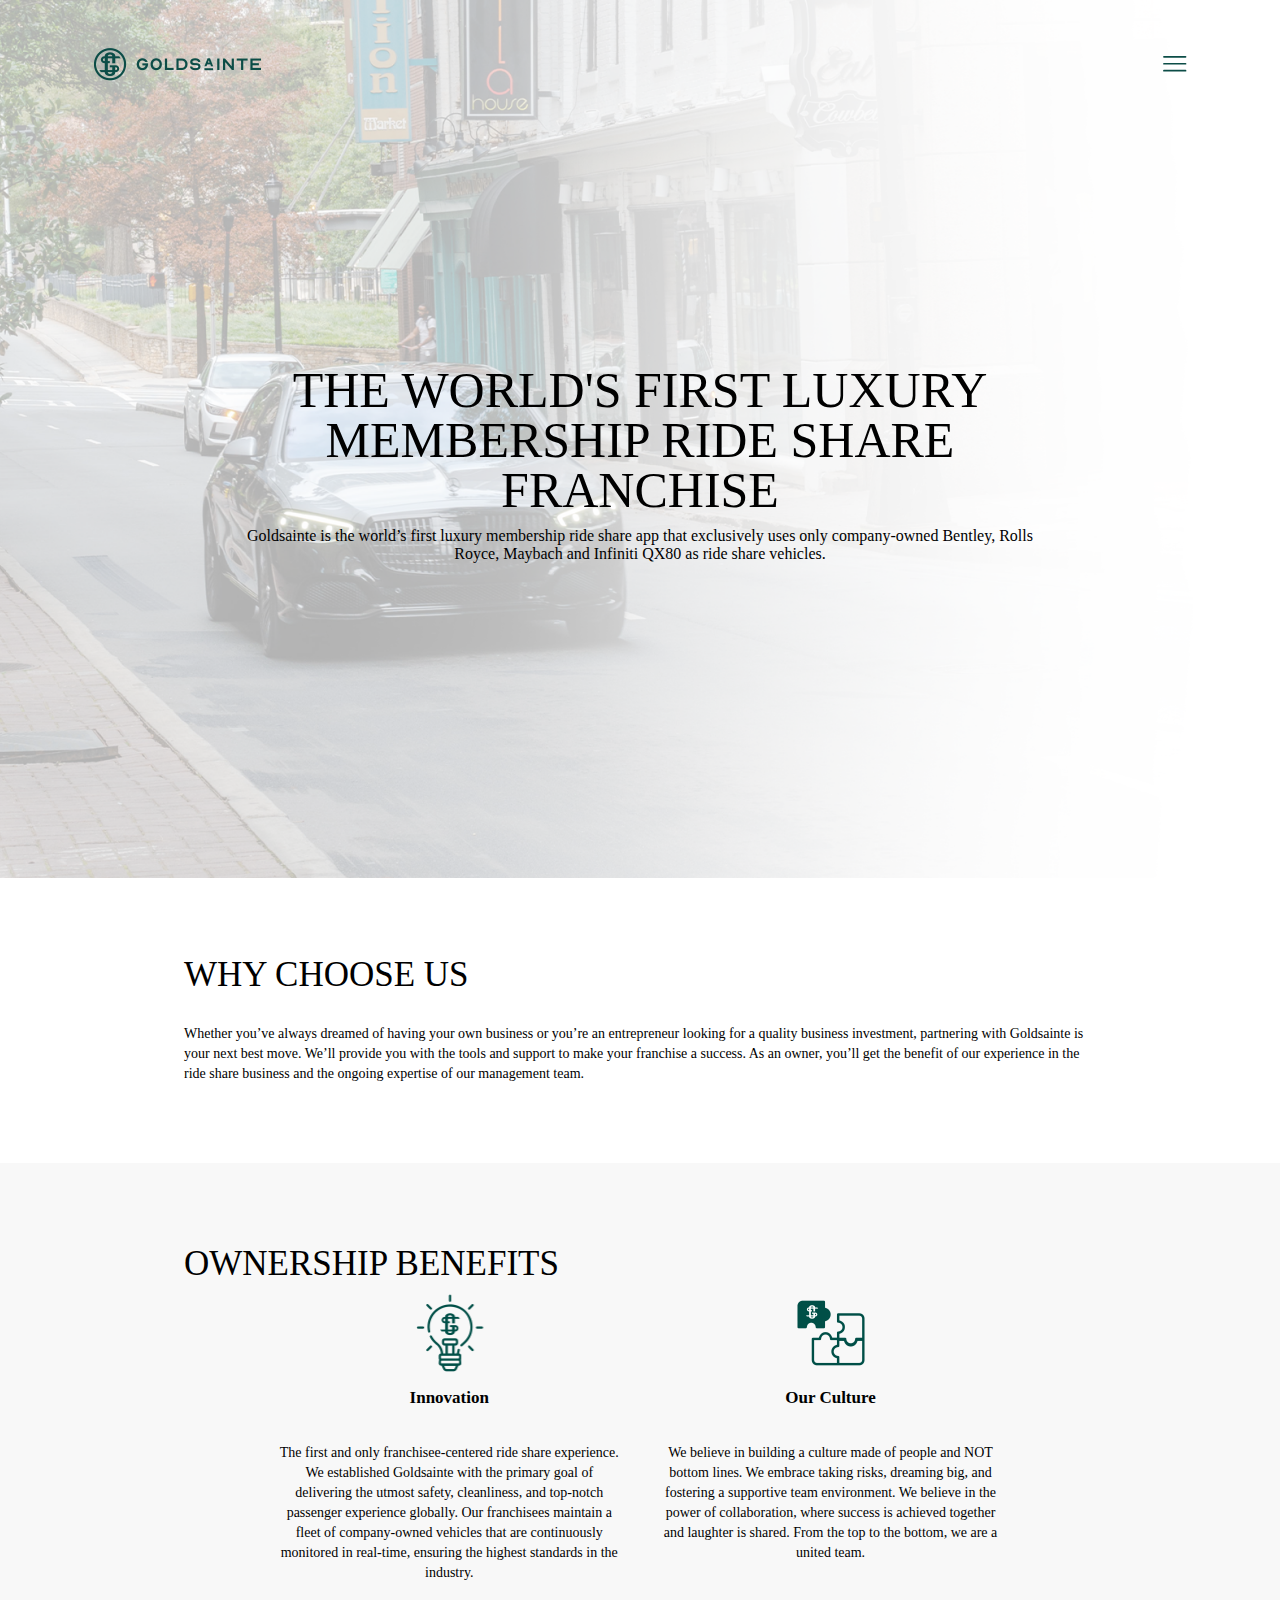
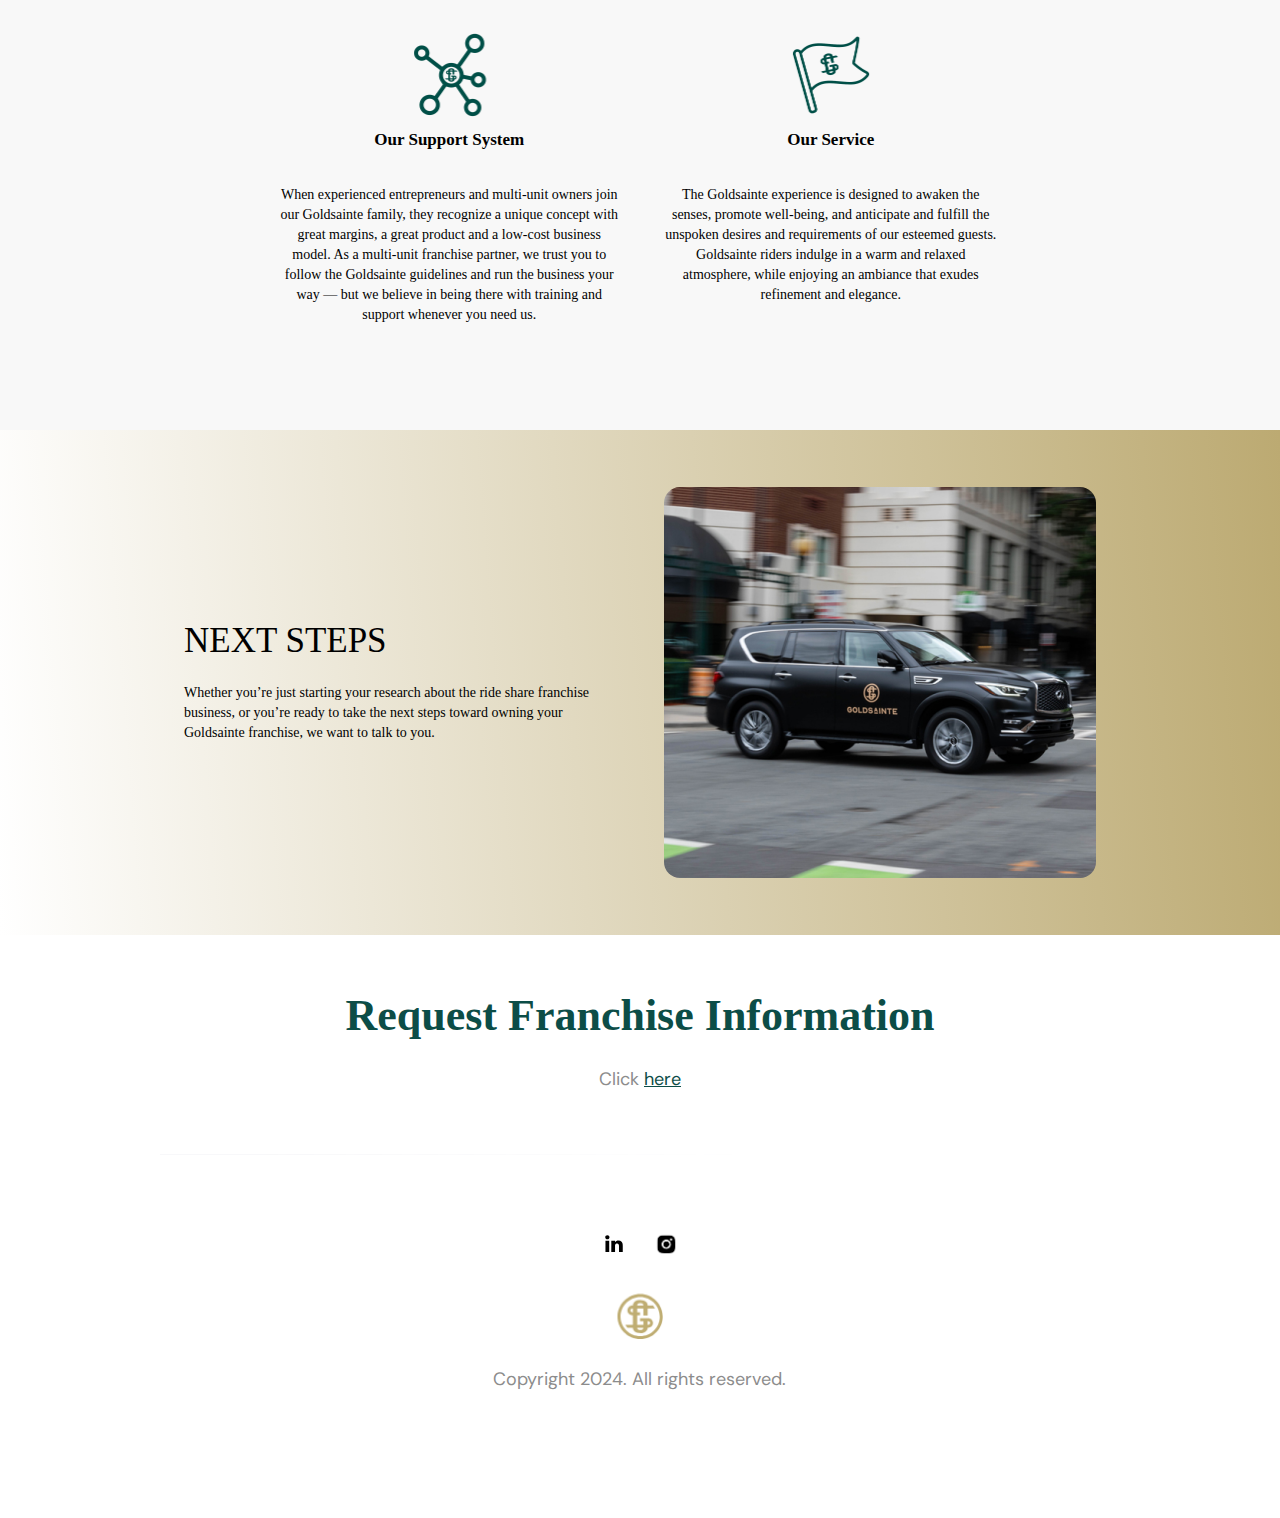
<file: whychooseus.html>
<!DOCTYPE html>
<html>
  <head>
    <meta charset="utf-8" />
    <meta name="viewport" content="initial-scale=1, width=device-width" />

    <link rel="stylesheet" href="./global.css" />
    <link rel="stylesheet" href="./whychooseus.css" />
    <link
      rel="stylesheet"
      href="https://fonts.googleapis.com/css2?family=DM Sans:wght@400&display=swap"
    />

    <style>
      @font-face {
        :font-family: "Covik Sans";
        src: url("/public/Covik-Sans-Regular.otf");
        font-weight: 400;
      }
      @font-face {
        :font-family: "Covik Sans";
        src: url("/public/Covik-Sans-Medium.otf");
        font-weight: 500;
      }
      @font-face {
        :font-family: "Covik Sans";
        src: url("/public/Covik-Sans-Bold.otf");
        font-weight: 700;
      }
      @font-face {
        :font-family: "Covik Sans";
        src: url("/public/Covik-Sans-Semibold.otf");
        font-weight: 600;
      }
      @font-face {
        :font-family: "Covik Sans";
        src: url("/public/Covik-Sans-Regular.otf");
        font-weight: 900;
      }
      @font-face {
        :font-family: "Chiffon";
        src: url("/public/Chiffon.otf");
        font-weight: 400;
      }
    </style>
  </head>
  <body>
    <div class="whychooseus">
      <div class="whychooseus-hero">
        <img
          class="whychooseushero-1-icon"
          alt=""
          src="./public/whychooseushero-1@2x.png"
        />

        <div class="whychooseus-hero-child"></div>
        <div class="whychooseus-hero-item"></div>
        <div class="whychooseus-hero-inner">
          <div class="frame-wrapper4">
            <div class="heading-parent16">
              <div class="heading19">
                THE WORLD'S FIRST LUXURY MEMBERSHIP RIDE SHARE FRANCHISE
              </div>
              <div class="paragraph30">
                Goldsainte is the world’s first luxury membership ride share app
                that exclusively uses only company-owned Bentley, Rolls Royce,
                Maybach and Infiniti QX80 as ride share vehicles.
              </div>
            </div>
          </div>
        </div>
        <div class="why-choose-us-main-logo-nav">
          <a
            class="whychooseus-horizontal-logo-go"
            href="./index.html"
            id="whychooseusHorizontalLogoGo"
          >
          </a>
          <button class="hamburger-menu10-wrapper" id="frameButton">
            <img
              class="hamburger-menu10-icon"
              alt=""
              src="./public/hamburgermenu11.svg"
            />
          </button>
        </div>
      </div>
      <div class="franchisewhychooseus-h1">
        <div class="heading-parent17">
          <div class="heading20">WHY CHOOSE US</div>
          <div class="paragraph31">
            Whether you’ve always dreamed of having your own business or you’re
            an entrepreneur looking for a quality business investment,
            partnering with Goldsainte is your next best move. We’ll provide you
            with the tools and support to make your franchise a success. As an
            owner, you’ll get the benefit of our experience in the ride share
            business and the ongoing expertise of our management team.
          </div>
        </div>
      </div>
      <div class="franchisewhychooseus-h2">
        <div class="frame-parent9">
          <div class="headings-wrapper2">
            <div class="headings5">
              <p class="ownership-benefits">OWNERSHIP BENEFITS</p>
              <p class="ownership-benefits">&nbsp;</p>
            </div>
          </div>
          <div class="frame-wrapper5">
            <div class="headings-wrapper3">
              <div class="headings6">Why Ride with Goldsainte Connect?</div>
            </div>
          </div>
          <div class="group-container">
            <div class="frame-wrapper6">
              <div class="lightbulb-parent">
                <img
                  class="lightbulb-icon"
                  alt=""
                  src="./public/lightbulb@2x.png"
                />

                <div class="paragraph32">
                  <p class="ownership-benefits">
                    <span class="innovation1">
                      <b>Innovation</b>
                    </span>
                  </p>
                  <p class="blank-line99">
                    <span>
                      <span class="innovation1">
                        <span>&nbsp;</span>
                      </span>
                    </span>
                  </p>
                  <p class="the-first-and-only-franchisee-">
                    <span>
                      <span class="the-first-and"
                        >The first and only franchisee-centered ride share
                        experience. We established Goldsainte with the primary
                        goal of delivering the utmost safety, cleanliness, and
                        top-notch passenger experience globally. Our franchisees
                        maintain a fleet of company-owned vehicles that are
                        continuously monitored in real-time, ensuring the
                        highest standards in the industry.</span
                      >
                    </span>
                  </p>
                </div>
              </div>
            </div>
            <div class="frame-wrapper7">
              <div class="puzzle-parent">
                <img
                  class="lightbulb-icon"
                  alt=""
                  src="./public/puzzle@2x.png"
                />

                <div class="paragraph33">
                  <p class="ownership-benefits">
                    <span class="innovation1">
                      <b>Our Culture</b>
                    </span>
                  </p>
                  <p class="blank-line99">
                    <span>
                      <span class="innovation1">
                        <span>&nbsp;</span>
                      </span>
                    </span>
                  </p>
                  <p class="the-first-and-only-franchisee-">
                    <span>
                      <span class="the-first-and"
                        >We believe in building a culture made of people and NOT
                        bottom lines. We embrace taking risks, dreaming big, and
                        fostering a supportive team environment. We believe in
                        the power of collaboration, where success is achieved
                        together and laughter is shared. From the top to the
                        bottom, we are a united team.</span
                      >
                    </span>
                  </p>
                </div>
              </div>
            </div>
            <div class="frame-wrapper7">
              <div class="puzzle-parent">
                <img
                  class="lightbulb-icon"
                  alt=""
                  src="./public/network@2x.png"
                />

                <div class="paragraph32">
                  <p class="ownership-benefits">
                    <span class="innovation1">
                      <b>Our Support System</b>
                    </span>
                  </p>
                  <p class="blank-line99">
                    <span>
                      <span class="innovation1">
                        <span>&nbsp;</span>
                      </span>
                    </span>
                  </p>
                  <p class="the-first-and-only-franchisee-">
                    <span>
                      <span class="the-first-and"
                        >When experienced entrepreneurs and multi-unit owners
                        join our Goldsainte family, they recognize a unique
                        concept with great margins, a great product and a
                        low-cost business model. As a multi-unit franchise
                        partner, we trust you to follow the Goldsainte
                        guidelines and run the business your way — but we
                        believe in being there with training and support
                        whenever you need us.</span
                      >
                    </span>
                  </p>
                </div>
              </div>
            </div>
            <div class="frame-wrapper7">
              <div class="puzzle-parent">
                <img class="lightbulb-icon" alt="" src="./public/flag@2x.png" />

                <div class="paragraph32">
                  <p class="ownership-benefits">
                    <span class="innovation1">
                      <b>Our Service</b>
                    </span>
                  </p>
                  <p class="blank-line99">
                    <span>
                      <span class="innovation1">
                        <span>&nbsp;</span>
                      </span>
                    </span>
                  </p>
                  <p class="the-first-and-only-franchisee-">
                    <span>
                      <span class="the-first-and"
                        >The Goldsainte experience is designed to awaken the
                        senses, promote well-being, and anticipate and fulfill
                        the unspoken desires and requirements of our esteemed
                        guests. Goldsainte riders indulge in a warm and relaxed
                        atmosphere, while enjoying an ambiance that exudes
                        refinement and elegance.</span
                      >
                    </span>
                  </p>
                </div>
              </div>
            </div>
          </div>
        </div>
      </div>
      <div class="franchisewhychooseus-h4">
        <div class="rectangle-container">
          <div class="frame-inner"></div>
          <div class="frame-parent10">
            <div class="feature-title-wrapper1">
              <div class="feature-title7">NEXT STEPS</div>
            </div>
            <div class="paragraph31">
              Whether you’re just starting your research about the ride share
              franchise business, or you’re ready to take the next steps toward
              owning your Goldsainte franchise, we want to talk to you.
            </div>
          </div>
          <img
            class="pickup-qx80-city-icon"
            alt=""
            src="./public/jaredricexce530fbhrkunsplash-1111@2x.png"
          />
        </div>
      </div>
      <div class="franchisewhychooseus-footer">
        <div class="franchisewhychooseus-footer-inner">
          <div class="frame-parent11">
            <div class="heading-parent18">
              <div class="heading21">Contact Us</div>
              <div class="paragraph36">
                <span class="you-are-invited8"
                  >You are invited to contact us using this form or by email
                  at:</span
                >
                <span class="span10"> </span>
                <a
                  class="infogoldsaintecom16"
                  href="https://www.goldsainte.com/about#"
                  target="_blank"
                >
                  <span class="infogoldsaintecom17">info@goldsainte.com</span>
                </a>
              </div>
            </div>
            <div class="heading-parent19">
              <b class="heading22">Request Franchise Information</b>
              <div class="paragraph37">
                <span class="you-are-invited8">Click</span>
                <span class="span10"> </span>
                <a
                  class="infogoldsaintecom16"
                  href="https://goldsainte69446.activehosted.com/f/13"
                  target="_blank"
                >
                  <span class="infogoldsaintecom17">here</span>
                </a>
              </div>
            </div>
            <div class="divider-wrapper3">
              <img class="divider-icon5" alt="" src="./public/divider.svg" />
            </div>
            <div class="contact-info-parent3">
              <div class="contact-info5">
                <div class="social-media-container-wrapper1">
                  <div class="social-media-container4">
                    <img
                      class="social-media-icon-squarelinke5"
                      alt=""
                      src="./public/social-media-icon-squareinstagram1.svg"
                      id="socialMediaIconSquareLinke"
                    />

                    <img
                      class="social-media-icon-squareinsta5"
                      alt=""
                      src="./public/social-media-icon-squarelinkedin1@2x.png"
                      id="socialMediaIconSquareInsta"
                    />
                  </div>
                </div>
              </div>
              <img class="image-7-icon3" alt="" src="./public/image-7@2x.png" />

              <div class="email5">Copyright 2024. All rights reserved.</div>
            </div>
          </div>
        </div>
      </div>
    </div>

    <div id="menufranchise" class="popup-overlay" style="display: none">
      <div class="menufranchise" data-animate-on-scroll>
        <div class="primary-horizontal-logo-gold-2-wrapper">
          <img
            class="primary-horizontal-logo-gold-2-icon"
            alt=""
            src="./public/primaryhorizontallogogreen-2@2x.png"
            id="drawerprimaryHorizontalLogoGold2Image"
          />
        </div>
        <div class="sections1">
          <a class="franchise-home" href="./franchisehome.html"
            >FRANCHISE home
          </a>
          <div class="sections-child3"></div>
          <a class="franchise-home" href="./franchisemodel.html"
            >FRANCHISE MODEL
          </a>
          <div class="sections-child3"></div>
          <a class="franchise-home" href="./whychooseus.html">why choose us</a>
          <div class="sections-child3"></div>
          <a class="franchise-home" href="./territoriesavailable.html"
            >Territories Available</a
          >
          <div class="sections-child3"></div>
          <a class="franchise-home" href="./franchiseinvestment.html"
            >INVESTMENT</a
          >
        </div>
      </div>
    </div>

    <script>
      var drawerprimaryHorizontalLogoGold2Image = document.getElementById(
        "drawerprimaryHorizontalLogoGold2Image"
      );
      if (drawerprimaryHorizontalLogoGold2Image) {
        drawerprimaryHorizontalLogoGold2Image.addEventListener("click", function (e) {
          window.location.href = "./index1.html";
        });
      }
      var scrollAnimElements = document.querySelectorAll("[data-animate-on-scroll]");
      var observer = new IntersectionObserver(
        (entries) => {
          for (const entry of entries) {
            if (entry.isIntersecting || entry.intersectionRatio > 0) {
              const targetElement = entry.target;
              targetElement.classList.add("animate");
              observer.unobserve(targetElement);
            }
          }
        },
        {
          threshold: 0.15,
        }
      );
      
      for (let i = 0; i < scrollAnimElements.length; i++) {
        observer.observe(scrollAnimElements[i]);
      }
      
      var whychooseusHorizontalLogoGo = document.getElementById(
        "whychooseusHorizontalLogoGo"
      );
      if (whychooseusHorizontalLogoGo) {
        whychooseusHorizontalLogoGo.addEventListener("click", function (e) {
          window.location.href = "./index1.html";
        });
      }
      
      var frameButton = document.getElementById("frameButton");
      if (frameButton) {
        frameButton.addEventListener("click", function () {
          var drawerOverlay = document.getElementById("menufranchise");
          if (!drawerOverlay) return;
          var drawerOverlayStyle = drawerOverlay.style;
          if (drawerOverlayStyle) {
            drawerOverlayStyle.display = "flex";
            drawerOverlayStyle.zIndex = 99;
            drawerOverlayStyle.backgroundColor = "rgba(113, 113, 113, 0.3)";
            drawerOverlayStyle.alignItems = "flex-start";
            drawerOverlayStyle.justifyContent = "";
          }
          drawerOverlay.setAttribute("closable", "");
      
          var onClick =
            drawerOverlay.onClick ||
            function (e) {
              if (
                e.target === drawerOverlay &&
                drawerOverlay.hasAttribute("closable")
              ) {
                drawerOverlayStyle.display = "none";
              }
            };
          drawerOverlay.addEventListener("click", onClick);
        });
      }
      
      var socialMediaIconSquareLinke = document.getElementById(
        "socialMediaIconSquareLinke"
      );
      if (socialMediaIconSquareLinke) {
        socialMediaIconSquareLinke.addEventListener("click", function () {
          window.open("https://www.linkedin.com/company/goldsainte/mycompany/");
        });
      }
      
      var socialMediaIconSquareInsta = document.getElementById(
        "socialMediaIconSquareInsta"
      );
      if (socialMediaIconSquareInsta) {
        socialMediaIconSquareInsta.addEventListener("click", function () {
          window.open("https://www.instagram.com/goldsainte/");
        });
      }
      </script>
  </body>
</html>
</file>
<file: global.css>
body {
  margin: 0;
  line-height: normal;
}

.popup-overlay {
  display: flex;
  flex-direction: column;
  position: fixed;
  inset: 0;
}

:root {
  /* fonts */
  --text-single-200-regular: "DM Sans";
  --font-covik-sans: "Covik Sans";
  --font-chiffon: Chiffon;

  /* font sizes */
  --text-single-200-regular-size: 18px;
  --font-size-25xl: 44px;
  --font-size-sm: 14px;
  --font-size-16xl: 35px;
  --font-size-11xl: 30px;
  --font-size-29xl: 48px;
  --font-size-3xl: 22px;
  --font-size-base: 16px;
  --font-size-31xl: 50px;
  --font-size-21xl: 40px;
  --font-size-5xl: 24px;
  --font-size-mid: 17px;
  --font-size-6xl: 25px;
  --font-size-xl: 20px;
  --font-size-17xl: 36px;

  /* Colors */
  --neutral-colors-white: #fff;
  --color-gray-100: #8c8c8c;
  --color-gray-300: rgba(255, 255, 255, 0.64);
  --color-gray-200: rgba(0, 0, 0, 0.1);
  --color-darkslategray-100: #0c4d47;
  --color-darkslategray-200: #022926;
  --color-lightslategray: #9795b5;
  --color-black: #000;
  --color-whitesmoke: #f8f8f8;
  --color-tan: #bcaa72;

  /* Gaps */
  --gap-31xl: 50px;
  --gap-12xl: 31px;
  --gap-0: 0px;
  --gap-4xl: 23px;
  --gap-3xs: 10px;
  --gap-13xl: 32px;
  --gap-11xl: 30px;
  --gap-20xl: 39px;
  --gap-10xl: 29px;
  --gap-9xl: 28px;
  --gap-xs: 12px;
  --gap-3xl: 22px;
  --gap-15xl: 34px;
  --gap-xl: 20px;
  --gap-29xl: 48px;
  --gap-11xs: 2px;
  --gap-lgi: 19px;

  /* Paddings */
  --padding-165xl: 184px;
  --padding-21xl: 40px;
  --padding-2xs: 11px;
  --padding-3xs: 10px;
  --padding-mini: 15px;
  --padding-xl: 20px;
  --padding-7xl: 26px;
  --padding-50xl: 69px;
  --padding-lgi: 19px;
  --padding-18xl: 37px;
  --padding-154xl: 173px;
  --padding-31xl: 50px;
  --padding-38xl: 57px;
  --padding-60xl: 79px;
  --padding-17xl: 36px;
  --padding-61xl: 80px;
  --padding-51xl: 70px;
  --padding-54xl: 73px;
  --padding-11xl: 30px;
  --padding-52xl: 71px;
  --padding-15xl: 34px;

  /* Border radiuses */
  --br-xl: 20px;
  --br-base: 16px;
  --br-6xl: 25px;
  --br-mini: 15px;
}
</file>
<file: index.css>
@keyframes slide-in-left {
  0% {
    transform: translateX(-200px);
    opacity: 0;
  }
  to {
    transform: translateX(0);
    opacity: 1;
  }
}
.home-hero-1-icon {
  width: 1496.6px;
  position: relative;
  height: 841.8px;
  object-fit: cover;
  z-index: 0;
}
.heading,
.paragraph {
  position: relative;
  display: inline-block;
  min-width: 300px;
}
.heading {
  align-self: stretch;
  line-height: 50px;
  text-transform: uppercase;
}
.paragraph {
  width: 100%;
  font-size: var(--font-size-base);
  line-height: 18px;
  font-family: var(--font-covik-sans);
  max-width: 800px;
}
.heading-parent {
  align-self: stretch;
  flex-direction: column;
  gap: 12px 0;
  min-width: 300px;
}
.frame-wrapper,
.heading-parent,
.homehero-inner {
  display: flex;
  align-items: center;
  justify-content: center;
}
.frame-wrapper {
  flex: 1;
  flex-direction: column;
}
.homehero-inner {
  width: calc(100% - 368px);
  margin: 0 !important;
  position: absolute;
  top: calc(50% - 49.4px);
  right: 184px;
  left: 184px;
  flex-direction: row;
  flex-wrap: wrap;
  z-index: 1;
}
.primary-horizontal-logo-gold-1 {
  text-decoration: none;
  width: 167px;
  position: relative;
  height: 34px;
  background-image: url(./public/primaryhorizontallogogold-11@3x.png);
  background-size: cover;
  background-repeat: no-repeat;
  background-position: top;
}
.hamburger-menu1-icon {
  height: 16.4px;
  width: 25.4px;
  position: relative;
}
.hamburger-menu1-wrapper,
.home-main-logo-nav {
  display: flex;
  flex-direction: row;
  justify-content: space-between;
}
.hamburger-menu1-wrapper {
  cursor: pointer;
  border: 0;
  padding: var(--padding-3xs);
  background-color: transparent;
  width: 45.4px;
  height: 36.4px;
  align-items: flex-start;
  box-sizing: border-box;
}
.home-main-logo-nav {
  width: calc(100% - 177px);
  margin: 0 !important;
  position: absolute;
  top: 46px;
  right: 83px;
  left: 94px;
  align-items: center;
  z-index: 2;
}
.homehero {
  align-self: stretch;
  background-color: var(--neutral-colors-white);
  overflow: hidden;
  display: flex;
  flex-direction: column;
  align-items: flex-start;
  justify-content: flex-start;
  position: relative;
  gap: 10px 0;
  text-align: center;
  font-size: var(--font-size-31xl);
}
.dont-just-ride {
  margin: 0;
  font-size: var(--font-size-16xl);
  line-height: 35px;
  text-transform: uppercase;
  font-family: var(--font-chiffon);
}
.blank-line {
  margin: 0;
  line-height: 20px;
}
.big-number {
  align-self: stretch;
  position: relative;
  display: inline-block;
  height: 27px;
  flex-shrink: 0;
  min-width: 350px;
}
.luxuryvehicles-icon {
  width: 150px;
  position: relative;
  height: 127.1px;
  object-fit: cover;
}
.luxury-vehicles1 {
  margin: 0;
  font-size: var(--font-size-3xl);
  line-height: 30px;
}
.big-number1 {
  width: 251px;
  flex: 1;
  position: relative;
  display: inline-block;
}
.luxury-vehicles {
  height: 337.1px;
  display: flex;
  flex-direction: column;
  align-items: center;
  justify-content: center;
  gap: 30px 0;
}
.peaceofmind-icon {
  width: 118px;
  position: relative;
  height: 133px;
  object-fit: cover;
}
.big-number2 {
  width: 256px;
  flex: 1;
  position: relative;
  display: inline-block;
}
.peace-of-mind {
  height: 337px;
  display: flex;
  flex-direction: column;
  align-items: center;
  justify-content: center;
  gap: 24px 0;
}
.competitiverates-icon {
  width: 131px;
  position: relative;
  height: 129px;
  object-fit: cover;
}
.competitive-rates {
  height: 337px;
  display: flex;
  flex-direction: column;
  align-items: center;
  justify-content: center;
  gap: 28px 0;
}
.fixedfares-icon {
  width: 152px;
  position: relative;
  height: 122px;
  object-fit: cover;
}
.big-number5 {
  width: 252px;
  flex: 1;
  position: relative;
  display: inline-block;
}
.fixed-fares {
  height: 337px;
  display: flex;
  flex-direction: column;
  align-items: center;
  justify-content: center;
  gap: 35px 0;
}
.customizedexperience-icon {
  width: 128px;
  position: relative;
  height: 127px;
  object-fit: cover;
}
.customized-experience {
  height: 337px;
  display: flex;
  flex-direction: column;
  align-items: center;
  justify-content: center;
  gap: 30px 0;
}
.luxury-vehicles-parent {
  align-self: stretch;
  display: flex;
  flex-direction: row;
  flex-wrap: wrap;
  align-items: flex-start;
  justify-content: center;
  gap: 0 13px;
  text-align: center;
  font-size: var(--font-size-sm);
}
.big-number-parent,
.home-h1,
.home-h1-inner {
  align-self: stretch;
  display: flex;
  flex-direction: column;
  align-items: flex-start;
  justify-content: flex-start;
}
.big-number-parent {
  gap: 69px 0;
}
.home-h1,
.home-h1-inner {
  padding: var(--padding-3xs) 0;
}
.home-h1 {
  background-color: var(--neutral-colors-white);
  overflow: hidden;
  align-items: center;
  padding: var(--padding-18xl) var(--padding-165xl);
  font-size: var(--font-size-base);
  font-family: var(--font-covik-sans);
}
.feature-title {
  width: 100%;
  position: relative;
  font-size: var(--font-size-16xl);
  line-height: 35px;
  text-transform: uppercase;
  font-family: var(--font-chiffon);
  display: inline-block;
  height: 64px;
  flex-shrink: 0;
  min-width: 400px;
  max-width: 700px;
}
.text {
  align-self: stretch;
  position: relative;
  line-height: 20px;
}
.a-single-ride {
  margin-bottom: 0;
}
.a-single-ride-is-a-standard-on {
  margin: 0;
  font-family: inherit;
  font-size: inherit;
  padding-left: var(--padding-lgi);
}
.feature-title-parent {
  flex: 1;
  display: flex;
  flex-direction: column;
  align-items: flex-start;
  justify-content: center;
  padding: var(--padding-mini) 0;
  box-sizing: border-box;
  gap: 29px 0;
  min-width: 400px;
}
.goldsainte-app-phone-maybach-m-icon {
  flex: 1;
  position: relative;
  border-radius: var(--br-base);
  max-width: 100%;
  overflow: hidden;
  height: 450px;
  object-fit: cover;
  min-width: 400px;
}
.frame-parent,
.home-h2 {
  align-self: stretch;
  display: flex;
  align-items: center;
  justify-content: center;
}
.frame-parent {
  flex-direction: row;
  flex-wrap: wrap;
  gap: 0 48px;
}
.home-h2 {
  background: linear-gradient(89.45deg, #fff, #bcaa72);
  overflow: hidden;
  flex-direction: column;
  padding: var(--padding-50xl) var(--padding-165xl);
  font-family: var(--font-covik-sans);
}
.feature-title1,
.title {
  align-self: stretch;
  position: relative;
}
.feature-title1 {
  line-height: 48px;
  text-transform: uppercase;
}
.title {
  font-size: var(--font-size-sm);
  line-height: 20px;
  font-family: var(--font-covik-sans);
}
.feature-title-group {
  align-self: stretch;
  display: flex;
  flex-direction: column;
  align-items: center;
  justify-content: center;
  gap: var(--gap-xl);
  min-width: 350px;
}
.man-walking-into-mm-car-ridesh-icon {
  align-self: stretch;
  position: relative;
  border-radius: var(--br-base);
  max-width: 100%;
  overflow: hidden;
  height: 532px;
  flex-shrink: 0;
  object-fit: cover;
}
.frame-container,
.man-walking-into-mm-car-ridesh-wrapper {
  align-self: stretch;
  display: flex;
  flex-direction: column;
  align-items: center;
}
.man-walking-into-mm-car-ridesh-wrapper {
  border-radius: var(--br-base);
  justify-content: flex-end;
  min-width: 350px;
}
.frame-container {
  height: 926px;
  justify-content: center;
  gap: 39px 0;
}
.video-placeholder-icon {
  width: 451.3px;
  position: relative;
  height: 334.1px;
  object-fit: contain;
  display: none;
}
.frame-group,
.home-h3 {
  align-self: stretch;
  display: flex;
  flex-direction: column;
  align-items: center;
  justify-content: center;
}
.frame-group {
  height: 796px;
  gap: var(--gap-31xl);
}
.home-h3 {
  overflow: hidden;
  padding: 94px var(--padding-165xl);
  background-image: url(./public/home-h3@3x.png);
  background-size: cover;
  background-repeat: no-repeat;
  background-position: top;
  font-size: var(--font-size-29xl);
  color: var(--neutral-colors-white);
}
.image-8-icon {
  width: 262px;
  position: relative;
  height: 376px;
  object-fit: cover;
}
.headings {
  align-self: stretch;
  height: 35px;
  position: relative;
  line-height: 35px;
  text-transform: uppercase;
  display: inline-block;
  min-width: 350px;
}
.with-a-one-time {
  margin: 0;
}
.image-10,
.image-9 {
  text-decoration: none;
  width: 126px;
  position: relative;
  height: 38px;
  background-image: url(./public/image-10@3x.png);
  background-size: cover;
  background-repeat: no-repeat;
  background-position: top;
}
.image-9 {
  width: 128px;
  background-image: url(./public/image-9@3x.png);
}
.image-10-parent {
  display: flex;
  flex-direction: row;
  align-items: flex-start;
  justify-content: flex-start;
  padding: var(--padding-7xl) 0;
  gap: 0 21px;
}
.headings-parent,
.image-8-parent {
  flex: 1;
  display: flex;
  align-items: center;
}
.headings-parent {
  flex-direction: column;
  justify-content: flex-end;
  gap: 30px 0;
  min-width: 300px;
}
.image-8-parent {
  flex-direction: row;
  flex-wrap: wrap;
  justify-content: center;
  gap: 83px;
}
.home-h4,
.home-h4-inner {
  align-self: stretch;
  display: flex;
  align-items: center;
}
.home-h4-inner {
  flex-direction: row;
  flex-wrap: wrap;
  justify-content: space-between;
  padding: var(--padding-3xs) 0;
}
.home-h4 {
  background-color: var(--color-whitesmoke);
  overflow: hidden;
  flex-direction: column;
  justify-content: center;
  padding: 81px var(--padding-165xl);
  font-size: var(--font-size-16xl);
}
.heading1,
.paragraph2 {
  align-self: stretch;
  position: relative;
  display: inline-block;
  min-width: 300px;
}
.heading1 {
  height: 35px;
  line-height: 35px;
  text-transform: uppercase;
}
.paragraph2 {
  font-size: var(--font-size-sm);
  line-height: 20px;
  font-family: var(--font-covik-sans);
}
.heading-group,
.home-h5 {
  align-self: stretch;
  display: flex;
  flex-direction: column;
  align-items: center;
  justify-content: center;
}
.heading-group {
  gap: 32px 0;
  min-width: 400px;
}
.home-h5 {
  background-color: var(--neutral-colors-white);
  overflow: hidden;
  padding: var(--padding-mini) var(--padding-165xl);
  font-size: var(--font-size-16xl);
}
.image-placeholder-icon {
  position: absolute;
  top: 0;
  left: 0;
  width: 504.8px;
  height: 495.2px;
  object-fit: contain;
}
.card-main-child {
  position: absolute;
  top: 0;
  left: 0;
  border-radius: var(--br-xl);
  background: linear-gradient(90deg, #0c4d47, rgba(12, 77, 71, 0));
  width: 416.3px;
  height: 494.7px;
}
.card-heading {
  position: absolute;
  top: 65.9px;
  left: 42.8px;
  line-height: 20px;
  text-transform: uppercase;
  display: inline-block;
  width: 223px;
  height: 20px;
}
.card-main {
  text-decoration: none;
  width: 504.9px;
  position: relative;
  height: 495.2px;
  cursor: pointer;
  color: inherit;
}
.goldsainte-luxury-car-share-ma-icon {
  position: absolute;
  top: 0;
  left: 0;
  border-radius: var(--br-xl);
  width: 502.3px;
  height: 149.7px;
  object-fit: cover;
}
.image-placeholder {
  text-decoration: none;
  width: 502.3px;
  position: relative;
  height: 149.7px;
  z-index: 0;
}
.card-heading1 {
  width: 185px;
  position: absolute;
  margin: 0 !important;
  top: calc(50% - 7.25px);
  left: 41.7px;
  line-height: 20px;
  display: inline-block;
  height: 15px;
  flex-shrink: 0;
  z-index: 1;
}
.card1 {
  display: flex;
  flex-direction: column;
  align-items: flex-start;
  justify-content: flex-start;
  position: relative;
  gap: 10px 0;
  cursor: pointer;
}
.mask-group-icon {
  width: 502.3px;
  position: absolute;
  margin: 0 !important;
  top: 0;
  left: 0.6px;
  height: 150.9px;
  object-fit: cover;
  z-index: 0;
}
.container {
  width: 502.8px;
  position: relative;
  border-radius: var(--br-xl);
  background: linear-gradient(90deg, #022926, rgba(140, 140, 140, 0));
  height: 150px;
  cursor: pointer;
  z-index: 1;
}
.card-heading2 {
  width: 157px;
  position: absolute;
  margin: 0 !important;
  top: calc(50% - 7.5px);
  left: 42px;
  line-height: 20px;
  text-transform: uppercase;
  display: inline-block;
  height: 15px;
  flex-shrink: 0;
  z-index: 2;
}
.card2 {
  display: flex;
  flex-direction: column;
  align-items: center;
  justify-content: flex-start;
  position: relative;
  gap: 10px 0;
  cursor: pointer;
}
.container1,
.goldsainte-connect-web-image2-icon {
  position: absolute;
  top: 0;
  border-radius: var(--br-xl);
}
.goldsainte-connect-web-image2-icon {
  left: 0;
  width: 503px;
  height: 151px;
  object-fit: cover;
}
.container1 {
  left: 0.1px;
  background: linear-gradient(90deg, #878787, rgba(140, 140, 140, 0));
  width: 502.8px;
  height: 150px;
  cursor: pointer;
}
.image-placeholder1 {
  text-decoration: none;
  width: 503px;
  position: relative;
  height: 151px;
  z-index: 0;
}
.card-heading3 {
  width: 185px;
  position: absolute;
  margin: 0 !important;
  top: calc(50% - 6.9px);
  left: 41.7px;
  line-height: 20px;
  display: inline-block;
  height: 15px;
  flex-shrink: 0;
  z-index: 1;
}
.frame-all-features {
  display: flex;
  flex-direction: column;
  align-items: center;
  justify-content: flex-start;
  gap: 22px 0;
}
.frameservice,
.frameservice-wrapper,
.home-h6 {
  align-self: stretch;
  display: flex;
  align-items: center;
  justify-content: center;
}
.frameservice {
  flex-direction: row;
  flex-wrap: wrap;
  gap: 41px;
}
.frameservice-wrapper,
.home-h6 {
  flex-direction: column;
}
.home-h6 {
  background-color: var(--neutral-colors-white);
  overflow: hidden;
  padding: 28px 0;
  color: var(--neutral-colors-white);
  font-family: var(--font-covik-sans);
}
.heading2 {
  width: 824.5px;
  position: relative;
  line-height: 50px;
  font-weight: 900;
  display: inline-block;
}
.you-are-invited {
  color: var(--color-gray-100);
}
.span {
  color: var(--color-lightslategray);
}
.infogoldsaintecom1 {
  text-decoration: underline;
}
.infogoldsaintecom {
  color: inherit;
}
.paragraph3 {
  position: relative;
  font-size: var(--text-single-200-regular-size);
  line-height: 30px;
  font-family: var(--text-single-200-regular);
}
.heading-container {
  width: 1120px;
  display: none;
  flex-direction: column;
  align-items: center;
  justify-content: flex-start;
  gap: 23px 0;
}
.heading3,
.paragraph4 {
  align-self: stretch;
  position: relative;
  display: inline-block;
  min-width: 300px;
}
.heading3 {
  line-height: 50px;
  font-weight: 900;
}
.paragraph4 {
  font-size: var(--text-single-200-regular-size);
  line-height: 30px;
  font-family: var(--text-single-200-regular);
}
.heading-parent1 {
  align-self: stretch;
  display: flex;
  flex-direction: column;
  align-items: center;
  justify-content: flex-start;
  gap: 23px 0;
}
.divider-icon {
  width: 1920px;
  position: relative;
  height: 1px;
  opacity: 0.35;
}
.divider-wrapper {
  display: flex;
  flex-direction: column;
  align-items: flex-start;
  justify-content: flex-start;
  padding: var(--padding-3xs);
}
.social-media-icon-squareinsta-child {
  position: absolute;
  height: 47.5%;
  width: 50%;
  top: 26.11%;
  right: 25%;
  bottom: 26.39%;
  left: 25%;
  max-width: 100%;
  overflow: hidden;
  max-height: 100%;
}
.social-media-icon-squareinsta {
  text-decoration: none;
  width: 36px;
  position: relative;
  height: 36px;
  cursor: pointer;
}
.social-media-icon-squarelinke {
  width: 36px;
  position: relative;
  height: 36px;
  object-fit: cover;
  cursor: pointer;
}
.social-media-container {
  position: absolute;
  top: 0;
  left: calc(50% - 44px);
  display: flex;
  flex-direction: row;
  align-items: flex-start;
  justify-content: flex-start;
  gap: 0 16px;
}
.social-media-container-wrapper {
  position: absolute;
  top: 0;
  left: calc(50% - 44px);
  width: 88px;
  height: 36px;
}
.contact-info,
.image-7-icon {
  width: 88px;
  position: relative;
  height: 36px;
}
.image-7-icon {
  width: 46px;
  height: 46px;
  object-fit: cover;
}
.email {
  width: 533.9px;
  position: relative;
  line-height: 18px;
  display: inline-block;
}
.contact-info-parent,
.frame-div {
  display: flex;
  flex-direction: column;
  align-items: center;
}
.contact-info-parent {
  align-self: stretch;
  justify-content: flex-start;
  padding: var(--padding-2xs) 0;
  gap: 31px 0;
  font-size: var(--text-single-200-regular-size);
  color: var(--color-gray-100);
  font-family: var(--text-single-200-regular);
}
.frame-div {
  gap: 50px 0;
}
.frame-div,
.homefooter-inner {
  align-self: stretch;
  height: 472px;
  justify-content: flex-start;
}
.homefooter,
.homefooter-inner,
.index {
  display: flex;
  flex-direction: column;
  align-items: center;
}
.homefooter {
  align-self: stretch;
  height: 583px;
  background-color: var(--neutral-colors-white);
  overflow: hidden;
  flex-shrink: 0;
  justify-content: center;
  padding: 0 var(--padding-165xl);
  box-sizing: border-box;
  text-align: center;
  font-size: var(--font-size-25xl);
  color: var(--color-darkslategray-100);
  font-family: var(--font-covik-sans);
}
.index {
  width: 100%;
  position: relative;
  justify-content: flex-start;
  text-align: left;
  font-size: var(--font-size-sm);
  color: var(--color-black);
  font-family: var(--font-chiffon);
}
@media screen and (max-width: 1200px) {
  .hamburger-menu1-icon {
    display: flex;
  }
  .home-h3 {
    padding-left: var(--padding-165xl);
    box-sizing: border-box;
  }
  .headings {
    font-size: var(--font-size-16xl);
    line-height: 35px;
  }
}
@media screen and (max-width: 960px) {
  .heading {
    font-size: var(--font-size-21xl);
    line-height: 40px;
  }
  .paragraph {
    font-size: var(--font-size-sm);
    line-height: 16px;
  }
  .home-h1 {
    padding-left: var(--padding-21xl);
    padding-right: var(--padding-21xl);
    box-sizing: border-box;
  }
  .feature-title {
    font-size: var(--font-size-11xl);
    line-height: 30px;
  }
  .home-h3 {
    padding-left: var(--padding-xl);
    padding-right: var(--padding-xl);
    box-sizing: border-box;
  }
  .headings {
    line-height: 35px;
  }
  .home-h4 {
    padding-left: var(--padding-xl);
    padding-right: var(--padding-xl);
    box-sizing: border-box;
  }
  .heading1 {
    font-size: var(--font-size-16xl);
    line-height: 35px;
  }
  .paragraph2 {
    font-size: var(--font-size-sm);
    line-height: 20px;
  }
  .home-h5,
  .home-h6 {
    box-sizing: border-box;
  }
  .home-h5 {
    padding-left: var(--padding-21xl);
    padding-right: var(--padding-21xl);
  }
  .home-h6 {
    padding-left: 0;
    padding-right: 0;
  }
  .homefooter {
    padding-left: var(--padding-21xl);
    padding-right: var(--padding-21xl);
    box-sizing: border-box;
  }
}
@media screen and (max-width: 420px) {
  .heading {
    font-size: var(--font-size-11xl);
    line-height: 30px;
  }
  .paragraph {
    font-size: var(--font-size-sm);
    line-height: 16px;
  }
  .frame-wrapper,
  .home-h1 {
    padding-left: var(--padding-3xs);
    padding-right: var(--padding-3xs);
    box-sizing: border-box;
  }
  .home-h1 {
    padding-left: var(--padding-21xl);
    padding-right: var(--padding-21xl);
  }
  .feature-title {
    font-size: var(--font-size-11xl);
    line-height: 30px;
  }
  .home-h3 {
    padding-left: var(--padding-xl);
    padding-right: var(--padding-xl);
    box-sizing: border-box;
  }
  .headings {
    font-size: var(--font-size-11xl);
  }
  .home-h4 {
    padding-right: var(--padding-xl);
    box-sizing: border-box;
  }
  .heading1 {
    font-size: var(--font-size-11xl);
    line-height: 30px;
  }
  .home-h5,
  .home-h6 {
    padding-left: var(--padding-21xl);
    padding-right: var(--padding-21xl);
    box-sizing: border-box;
  }
  .home-h6 {
    padding-left: var(--padding-3xs);
    padding-right: var(--padding-3xs);
  }
}
.primary-horizontal-logo-green-icon {
  width: 81px;
  position: relative;
  height: 81px;
  object-fit: cover;
  cursor: pointer;
}
.primary-horizontal-logo-green-wrapper {
  display: flex;
  flex-direction: row;
  align-items: center;
  justify-content: flex-start;
}
.about {
  text-decoration: none;
  position: relative;
  line-height: 18px;
  text-transform: uppercase;
  font-weight: 500;
  color: inherit;
}
.sections-child {
  width: 469px;
  position: relative;
  border-top: 1px solid var(--color-gray-200);
  box-sizing: border-box;
  height: 1px;
}
.menuhome,
.sections {
  display: flex;
  flex-direction: column;
  align-items: center;
  justify-content: flex-start;
  gap: 10px 0;
}
.menuhome {
  position: relative;
  background-color: var(--neutral-colors-white);
  overflow: hidden;
  padding: var(--padding-mini) 0;
  box-sizing: border-box;
  gap: 39px 0;
  opacity: 0;
  height: 100%;
  max-width: 90%;
  text-align: center;
  font-size: var(--text-single-200-regular-size);
  color: var(--color-darkslategray-100);
  font-family: var(--font-covik-sans);
}
.menuhome.animate {
  animation: 0.25s ease 0s 1 normal forwards slide-in-left;
}
@media screen and (max-width: 960px) {
  .sections {
    display: flex;
  }
}
</file>
<file: aboutus.css>
@keyframes slide-in-left {
  0% {
    transform: translateX(-200px);
    opacity: 0;
  }
  to {
    transform: translateX(0);
    opacity: 1;
  }
}
.about-hero-1-icon {
  width: 1529px;
  position: relative;
  height: 860px;
  object-fit: cover;
  z-index: 0;
}
.heading11,
.paragraph17 {
  position: relative;
  display: inline-block;
  min-width: 300px;
}
.heading11 {
  align-self: stretch;
  line-height: 50px;
  text-transform: uppercase;
}
.paragraph17 {
  width: 100%;
  font-size: var(--font-size-base);
  line-height: 18px;
  font-family: var(--font-covik-sans);
  max-width: 800px;
}
.heading-parent8 {
  align-self: stretch;
  flex-direction: column;
  gap: 12px 0;
  min-width: 300px;
}
.abouthero-inner,
.frame-wrapper2,
.heading-parent8 {
  display: flex;
  align-items: center;
  justify-content: center;
}
.frame-wrapper2 {
  flex: 1;
  flex-direction: column;
}
.abouthero-inner {
  width: calc(100% - 368px);
  margin: 0 !important;
  position: absolute;
  top: calc(50% - 49.5px);
  right: 184px;
  left: 184px;
  flex-direction: row;
  flex-wrap: wrap;
  z-index: 1;
}
.primary-horizontal-logo-green-1 {
  text-decoration: none;
  width: 167px;
  position: relative;
  height: 34px;
  background-image: url(./public/primaryhorizontallogogold-11@3x.png);
  background-size: cover;
  background-repeat: no-repeat;
  background-position: top;
  cursor: pointer;
}
.hamburger-menu2-icon {
  height: 16.4px;
  width: 25.4px;
  position: relative;
}
.about-us-main-logo-nav,
.hamburger-menu2-wrapper {
  display: flex;
  flex-direction: row;
  justify-content: space-between;
}
.hamburger-menu2-wrapper {
  cursor: pointer;
  border: 0;
  padding: var(--padding-3xs);
  background-color: transparent;
  width: 45.4px;
  height: 36.4px;
  align-items: flex-start;
  box-sizing: border-box;
}
.about-us-main-logo-nav {
  width: calc(100% - 177px);
  margin: 0 !important;
  position: absolute;
  top: 46px;
  right: 83px;
  left: 94px;
  align-items: center;
  z-index: 2;
}
.abouthero {
  align-self: stretch;
  background-color: var(--neutral-colors-white);
  overflow: hidden;
  display: flex;
  flex-direction: column;
  align-items: flex-start;
  justify-content: flex-start;
  position: relative;
  gap: 10px 0;
  text-align: center;
  font-family: var(--font-chiffon);
}
.headings3 {
  flex: 1;
  position: relative;
  line-height: 24px;
  text-transform: uppercase;
}
.headings-frame {
  align-self: stretch;
  display: flex;
  flex-direction: row;
  align-items: flex-start;
  justify-content: flex-start;
}
.unlock-a-world {
  margin: 0;
}
.headings4 {
  height: 105px;
  flex: 1;
  position: relative;
  line-height: 35px;
  text-transform: uppercase;
  display: inline-block;
}
.frame-about-us-inner,
.frame-parent4,
.headings-wrapper1 {
  align-self: stretch;
  display: flex;
  justify-content: flex-start;
}
.headings-wrapper1 {
  flex-direction: row;
  align-items: flex-start;
  font-size: var(--font-size-16xl);
  font-family: var(--font-chiffon);
}
.frame-about-us-inner,
.frame-parent4 {
  flex-direction: column;
}
.frame-parent4 {
  align-items: flex-start;
  gap: 25px 0;
}
.frame-about-us-inner {
  align-items: center;
  padding: var(--padding-3xs) var(--padding-154xl) var(--padding-3xs) 0;
  box-sizing: border-box;
  min-width: 550px;
}
.premium-and-xl {
  line-height: 32px;
}
.premium-and-xl-access {
  margin: 0;
  font-size: var(--font-size-3xl);
  color: var(--color-black);
}
.blank-line64 {
  line-height: 30px;
}
.members-receive-priority {
  line-height: 20px;
}
.members-receive-priority-booki {
  margin: 0;
  font-size: var(--font-size-sm);
}
.blank-line65 {
  margin: 0;
  line-height: 30px;
}
.paragraph18 {
  position: absolute;
  top: 139px;
  left: 0;
  display: inline-block;
  width: 285px;
  height: 150px;
}
.access-icon {
  position: absolute;
  top: 0;
  left: 92px;
  width: 102px;
  height: 129px;
  object-fit: cover;
}
.goldsainte-premium-and-xl-acc {
  width: 285px;
  position: relative;
  height: 289px;
}
.paragraph19 {
  position: absolute;
  top: 140px;
  left: 0;
  display: inline-block;
  width: 285px;
  height: 150px;
}
.ridediscounts-icon {
  position: absolute;
  top: 0;
  left: 104.6px;
  width: 90.2px;
  height: 130px;
  object-fit: cover;
}
.ride-discounts {
  width: 285px;
  position: relative;
  height: 290px;
}
.paragraph20 {
  position: absolute;
  top: 138px;
  left: 0;
  display: inline-block;
  width: 285px;
  height: 150px;
}
.conciergescheduling-icon {
  position: absolute;
  top: 0;
  left: 86.5px;
  width: 112px;
  height: 128px;
  object-fit: cover;
}
.concierge-scheduling {
  width: 285px;
  position: relative;
  height: 288px;
}
.cancelanytime-icon,
.fullperksaccess-icon {
  position: absolute;
  top: 0;
  left: 91.5px;
  width: 101px;
  height: 130px;
  object-fit: cover;
}
.fullperksaccess-icon {
  left: 84px;
  width: 117px;
  height: 128px;
}
.goldsainte-premium-and-xl-acc-parent {
  align-self: stretch;
  display: flex;
  flex-direction: row;
  flex-wrap: wrap;
  align-items: flex-start;
  justify-content: center;
  gap: 20px 13px;
  text-align: center;
  color: var(--color-gray-100);
}
.about-us-h1,
.frame-about-us {
  align-self: stretch;
  display: flex;
  flex-direction: column;
  align-items: center;
  justify-content: flex-start;
}
.frame-about-us {
  gap: 20px 0;
}
.about-us-h1 {
  background-color: var(--neutral-colors-white);
  overflow: hidden;
  padding: 110px var(--padding-165xl);
  font-size: var(--font-size-5xl);
}
.big-number7 {
  align-self: stretch;
  flex: 1;
  position: relative;
  line-height: 35px;
  text-transform: uppercase;
}
.big-number-wrapper {
  align-self: stretch;
  display: flex;
  flex-direction: row;
  flex-wrap: wrap;
  align-items: flex-start;
  justify-content: flex-start;
  padding: var(--padding-3xs);
  box-sizing: border-box;
  min-width: 450px;
}
.white-sportscar-marketpace-icon {
  width: 513px;
  position: relative;
  border-radius: var(--br-base);
  height: 226px;
  object-fit: cover;
}
.white-sportscar-marketpace-wrapper {
  width: 773px;
  height: 233px;
  display: flex;
  flex-direction: column;
  align-items: center;
  justify-content: center;
  min-width: 300px;
}
.blank-line90 {
  margin: 0;
  color: var(--neutral-colors-white);
}
.big-number8 {
  width: 320px;
  position: relative;
  display: inline-block;
  height: 174px;
  flex-shrink: 0;
}
.big-number-container {
  display: flex;
  flex-direction: column;
  align-items: center;
  justify-content: flex-start;
}
.frame-parent6 {
  align-self: stretch;
  display: flex;
  flex-direction: row;
  flex-wrap: wrap;
  align-items: flex-start;
  justify-content: center;
  gap: 40px 82px;
  min-width: 300px;
  text-align: center;
  font-size: var(--font-size-5xl);
  color: var(--color-tan);
  font-family: var(--font-covik-sans);
}
.frame-parent5 {
  gap: 47px 0;
}
.about-us-h2,
.about-us-h2-inner,
.frame-parent5 {
  align-self: stretch;
  display: flex;
  flex-direction: column;
  align-items: center;
  justify-content: flex-start;
}
.about-us-h2 {
  overflow: hidden;
  padding: 67px var(--padding-165xl);
  background-image: url(./public/about-us-h2@3x.png);
  background-size: cover;
  background-repeat: no-repeat;
  background-position: top;
  font-size: var(--font-size-16xl);
  color: var(--neutral-colors-white);
  font-family: var(--font-chiffon);
}
.frame-item {
  width: 1491px;
  position: relative;
  background: linear-gradient(
    263.13deg,
    rgba(190, 169, 103, 0.4) 34.38%,
    rgba(255, 255, 255, 0)
  );
  height: 526px;
  display: none;
}
.feature-title5 {
  width: 100%;
  position: relative;
  line-height: 20px;
  text-transform: uppercase;
  display: inline-block;
  height: 19px;
  flex-shrink: 0;
  min-width: 400px;
  max-width: 700px;
}
.text3,
.text4 {
  align-self: stretch;
  position: relative;
}
.text3 {
  height: 35px;
  font-size: var(--font-size-16xl);
  line-height: 35px;
  text-transform: uppercase;
  font-family: var(--font-chiffon);
  display: inline-block;
}
.text4 {
  font-size: var(--font-size-sm);
  line-height: 20px;
}
.feature-title-parent1 {
  flex: 1;
  height: 252px;
  display: flex;
  flex-direction: column;
  align-items: flex-start;
  justify-content: center;
  padding: var(--padding-mini) 0;
  box-sizing: border-box;
  gap: 29px 0;
  min-width: 400px;
}
.black-ride-share-icon {
  width: 420px;
  position: relative;
  border-radius: var(--br-base);
  height: 208px;
  object-fit: cover;
  min-width: 400px;
}
.about-us-h3,
.rectangle-group {
  align-self: stretch;
  display: flex;
  align-items: center;
}
.rectangle-group {
  flex-direction: row;
  flex-wrap: wrap;
  justify-content: center;
  padding: var(--padding-17xl) 0;
  gap: 0 16px;
}
.about-us-h3 {
  background: linear-gradient(89.45deg, #fff, #bcaa72);
  overflow: hidden;
  flex-direction: column;
  justify-content: flex-start;
  padding: 0 var(--padding-165xl);
  font-size: var(--font-size-xl);
}
.heading12 {
  width: 824.5px;
  position: relative;
  line-height: 50px;
  font-weight: 900;
  display: inline-block;
}
.you-are-invited5 {
  color: var(--color-gray-100);
}
.span6 {
  color: var(--color-lightslategray);
}
.infogoldsaintecom11 {
  text-decoration: underline;
}
.infogoldsaintecom10 {
  color: inherit;
}
.paragraph23 {
  position: relative;
  font-size: var(--text-single-200-regular-size);
  line-height: 30px;
  font-family: var(--text-single-200-regular);
}
.heading-parent9 {
  width: 1120px;
  display: none;
  flex-direction: column;
  align-items: center;
  justify-content: flex-start;
  gap: 23px 0;
}
.heading13,
.paragraph24 {
  align-self: stretch;
  position: relative;
  display: inline-block;
  min-width: 300px;
}
.heading13 {
  line-height: 50px;
  font-weight: 900;
}
.paragraph24 {
  font-size: var(--text-single-200-regular-size);
  line-height: 30px;
  font-family: var(--text-single-200-regular);
}
.heading-parent10 {
  align-self: stretch;
  display: flex;
  flex-direction: column;
  align-items: center;
  justify-content: flex-start;
  gap: 23px 0;
}
.divider-icon3 {
  width: 1920px;
  position: relative;
  height: 1px;
  opacity: 0.35;
}
.divider-wrapper1 {
  display: flex;
  flex-direction: column;
  align-items: flex-start;
  justify-content: flex-start;
  padding: var(--padding-3xs);
}
.social-media-icon-squareinsta-item {
  position: absolute;
  height: 47.5%;
  width: 50%;
  top: 26.11%;
  right: 25%;
  bottom: 26.39%;
  left: 25%;
  max-width: 100%;
  overflow: hidden;
  max-height: 100%;
}
.social-media-icon-squareinsta3 {
  text-decoration: none;
  width: 36px;
  position: relative;
  height: 36px;
  cursor: pointer;
}
.social-media-icon-squarelinke3 {
  width: 36px;
  position: relative;
  height: 36px;
  object-fit: cover;
  cursor: pointer;
}
.social-media-container2 {
  position: absolute;
  top: 0;
  left: calc(50% - 44px);
  display: flex;
  flex-direction: row;
  align-items: flex-start;
  justify-content: flex-start;
  gap: 0 16px;
}
.social-media-container-container {
  position: absolute;
  top: 0;
  left: calc(50% - 44px);
  width: 88px;
  height: 36px;
}
.contact-info3,
.image-7-icon1 {
  width: 88px;
  position: relative;
  height: 36px;
}
.image-7-icon1 {
  width: 46px;
  height: 46px;
  object-fit: cover;
}
.email3 {
  width: 533.9px;
  position: relative;
  line-height: 18px;
  display: inline-block;
}
.contact-info-parent1,
.frame-parent7 {
  display: flex;
  flex-direction: column;
  align-items: center;
}
.contact-info-parent1 {
  align-self: stretch;
  justify-content: flex-start;
  padding: var(--padding-2xs) 0;
  gap: 31px 0;
  font-size: var(--text-single-200-regular-size);
  color: var(--color-gray-100);
  font-family: var(--text-single-200-regular);
}
.frame-parent7 {
  gap: 50px 0;
}
.aboutusfooter-inner,
.frame-parent7 {
  align-self: stretch;
  height: 472px;
  justify-content: flex-start;
}
.aboutus,
.aboutusfooter,
.aboutusfooter-inner {
  display: flex;
  flex-direction: column;
  align-items: center;
}
.aboutusfooter {
  align-self: stretch;
  height: 583px;
  background-color: var(--neutral-colors-white);
  overflow: hidden;
  flex-shrink: 0;
  justify-content: center;
  padding: 0 var(--padding-165xl);
  box-sizing: border-box;
  text-align: center;
  font-size: var(--font-size-25xl);
  color: var(--color-darkslategray-100);
}
.aboutus {
  width: 100%;
  position: relative;
  justify-content: flex-start;
  text-align: left;
  font-size: var(--font-size-31xl);
  color: var(--color-black);
  font-family: var(--font-covik-sans);
}
@media screen and (max-width: 1200px) {
  .hamburger-menu2-icon {
    display: flex;
  }
  .big-number7 {
    font-size: var(--font-size-16xl);
    line-height: 35px;
  }
  .about-us-h2 {
    padding-left: var(--padding-61xl);
    padding-right: var(--padding-61xl);
    box-sizing: border-box;
  }
}
@media screen and (max-width: 960px) {
  .heading11 {
    font-size: var(--font-size-21xl);
    line-height: 40px;
  }
  .paragraph17 {
    font-size: var(--font-size-sm);
    line-height: 16px;
  }
  .headings4 {
    font-size: var(--font-size-11xl);
    line-height: 30px;
  }
  .about-us-h1 {
    padding-left: var(--padding-21xl);
    padding-right: var(--padding-21xl);
    box-sizing: border-box;
  }
  .big-number7 {
    font-size: var(--font-size-11xl);
    line-height: 30px;
  }
  .about-us-h2 {
    padding-left: 0;
    padding-right: 0;
    box-sizing: border-box;
  }
  .text3 {
    font-size: var(--font-size-11xl);
    line-height: 30px;
  }
  .about-us-h3,
  .aboutusfooter {
    padding-left: var(--padding-21xl);
    padding-right: var(--padding-21xl);
    box-sizing: border-box;
  }
}
@media screen and (max-width: 420px) {
  .heading11 {
    font-size: var(--font-size-11xl);
    line-height: 30px;
  }
  .paragraph17 {
    font-size: var(--font-size-sm);
    line-height: 16px;
  }
  .frame-wrapper2 {
    padding-left: var(--padding-3xs);
    padding-right: var(--padding-3xs);
    box-sizing: border-box;
  }
  .headings4 {
    font-size: var(--font-size-11xl);
    line-height: 30px;
  }
  .about-us-h1 {
    padding-left: var(--padding-21xl);
    padding-right: var(--padding-21xl);
    box-sizing: border-box;
  }
  .about-us-h3 {
    padding-left: 0;
    padding-right: 0;
    box-sizing: border-box;
  }
}
.primary-horizontal-logo-green-icon {
  width: 81px;
  position: relative;
  height: 81px;
  object-fit: cover;
  cursor: pointer;
}
.primary-horizontal-logo-green-wrapper {
  display: flex;
  flex-direction: row;
  align-items: center;
  justify-content: flex-start;
}
.about {
  text-decoration: none;
  position: relative;
  line-height: 18px;
  text-transform: uppercase;
  font-weight: 500;
  color: inherit;
}
.sections-child {
  width: 469px;
  position: relative;
  border-top: 1px solid var(--color-gray-200);
  box-sizing: border-box;
  height: 1px;
}
.menuhome,
.sections {
  display: flex;
  flex-direction: column;
  align-items: center;
  justify-content: flex-start;
  gap: 10px 0;
}
.menuhome {
  position: relative;
  background-color: var(--neutral-colors-white);
  overflow: hidden;
  padding: var(--padding-mini) 0;
  box-sizing: border-box;
  gap: 39px 0;
  opacity: 0;
  height: 100%;
  max-width: 90%;
  text-align: center;
  font-size: var(--text-single-200-regular-size);
  color: var(--color-darkslategray-100);
  font-family: var(--font-covik-sans);
}
.menuhome.animate {
  animation: 0.25s ease 0s 1 normal forwards slide-in-left;
}
@media screen and (max-width: 960px) {
  .sections {
    display: flex;
  }
}
</file>
<file: carshare.css>
@keyframes slide-in-left {
  0% {
    transform: translateX(-200px);
    opacity: 0;
  }
  to {
    transform: translateX(0);
    opacity: 1;
  }
}
.carshare-hero-image2-icon,
.faqhero-1-icon {
  width: 1489px;
  position: relative;
  height: 837.9px;
  object-fit: cover;
  z-index: 0;
}
.faqhero-1-icon {
  width: 1512px;
  height: 850px;
  display: none;
  z-index: 1;
}
.carsharehero-child,
.carsharehero-item {
  position: absolute;
  margin: 0 !important;
  top: calc(50% - 385.95px);
  right: 0;
  height: 772px;
  display: none;
}
.carsharehero-child {
  width: 1489px;
  background-color: var(--color-gray-300);
  z-index: 2;
}
.carsharehero-item {
  width: 1038px;
  background: linear-gradient(268.43deg, #fff, rgba(255, 255, 255, 0));
  z-index: 3;
}
.heading42,
.paragraph76 {
  position: relative;
  display: inline-block;
  min-width: 300px;
}
.heading42 {
  align-self: stretch;
  line-height: 50px;
  text-transform: uppercase;
}
.paragraph76 {
  width: 100%;
  font-size: var(--font-size-base);
  line-height: 18px;
  font-family: var(--font-covik-sans);
  max-width: 800px;
}
.heading-parent37 {
  align-self: stretch;
  flex-direction: column;
  gap: 12px 0;
  min-width: 300px;
}
.carsharehero-inner,
.frame-wrapper23,
.heading-parent37 {
  display: flex;
  align-items: center;
  justify-content: center;
}
.frame-wrapper23 {
  flex: 1;
  flex-direction: column;
}
.carsharehero-inner {
  width: calc(100% - 368px);
  margin: 0 !important;
  position: absolute;
  top: calc(50% - 74.45px);
  right: 184px;
  left: 184px;
  flex-direction: row;
  flex-wrap: wrap;
  z-index: 4;
}
.primary-horizontal-logo-green-5 {
  text-decoration: none;
  width: 167px;
  position: relative;
  height: 34px;
  background-image: url(./public/primaryhorizontallogogoldinvestment@3x.png);
  background-size: cover;
  background-repeat: no-repeat;
  background-position: top;
  cursor: pointer;
}
.hamburger-menu7-icon {
  height: 16.4px;
  width: 25.4px;
  position: relative;
}
.carshare-main-logo-nav,
.hamburger-menu7-wrapper {
  display: flex;
  flex-direction: row;
  justify-content: space-between;
}
.hamburger-menu7-wrapper {
  cursor: pointer;
  border: 0;
  padding: var(--padding-3xs);
  background-color: transparent;
  width: 45.4px;
  height: 36.4px;
  align-items: flex-start;
  box-sizing: border-box;
}
.carshare-main-logo-nav {
  width: calc(100% - 177px);
  margin: 0 !important;
  position: absolute;
  top: 46px;
  right: 83px;
  left: 94px;
  align-items: center;
  z-index: 5;
}
.carsharehero {
  align-self: stretch;
  background-color: var(--neutral-colors-white);
  overflow: hidden;
  display: flex;
  flex-direction: column;
  align-items: flex-start;
  justify-content: center;
  position: relative;
  gap: 10px 0;
  text-align: center;
}
.feature-title19 {
  width: 100%;
  height: 31px;
  position: relative;
  line-height: 35px;
  text-transform: uppercase;
  display: inline-block;
  flex-shrink: 0;
  min-width: 450px;
  max-width: 700px;
}
.seize-the-reins {
  margin: 0;
}
.click-to-begin2 {
  margin: 0;
  text-decoration: underline;
  color: var(--color-darkslategray-100);
}
.text9 {
  text-decoration: none;
  align-self: stretch;
  position: relative;
  font-size: var(--font-size-sm);
  line-height: 20px;
  font-family: var(--font-covik-sans);
  color: inherit;
}
.feature-title-parent9 {
  flex: 1;
  display: flex;
  flex-direction: column;
  align-items: flex-start;
  justify-content: center;
  padding: var(--padding-mini) 0;
  box-sizing: border-box;
  gap: 29px 0;
  min-width: 400px;
}
.bently-flying-spur-gray-icon {
  flex: 1;
  position: relative;
  border-radius: var(--br-base);
  max-width: 100%;
  overflow: hidden;
  height: 450px;
  object-fit: cover;
  min-width: 400px;
}
.carshare-h1,
.frame-parent32 {
  align-self: stretch;
  display: flex;
}
.frame-parent32 {
  flex-direction: row;
  flex-wrap: wrap;
  align-items: center;
  justify-content: center;
  gap: 22px 48px;
}
.carshare-h1 {
  background: linear-gradient(85.53deg, #fff, #bcaa72);
  overflow: hidden;
  flex-direction: column;
  align-items: flex-start;
  justify-content: flex-start;
  padding: var(--padding-50xl) var(--padding-165xl);
  font-size: var(--font-size-16xl);
}
.built-in-infrastructure-to {
  margin: 0;
  font-weight: 500;
}
.why-list-with-goldsainte {
  margin: 0;
  color: var(--color-darkslategray-100);
}
.built-in-infrastructure-to-container {
  align-self: stretch;
  position: relative;
  display: inline-block;
  min-width: 300px;
}
.built-in-infrastructure-to-get-wrapper {
  align-self: stretch;
  display: flex;
  flex-direction: column;
  align-items: center;
  justify-content: flex-start;
  padding: var(--padding-3xs);
  text-align: center;
}
.membership-benefits1 {
  margin: 0;
  font-size: var(--font-size-29xl);
  line-height: 60px;
  font-family: var(--font-chiffon);
}
.blank-line248 {
  margin: 0;
  line-height: 20px;
}
.headings15 {
  align-self: stretch;
  flex: 1;
  position: relative;
  text-transform: uppercase;
  display: inline-block;
  min-width: 450px;
}
.headings-wrapper12 {
  width: 1121px;
  height: 164px;
  display: none;
  flex-direction: column;
  align-items: center;
  justify-content: flex-start;
  padding: var(--padding-3xs) var(--padding-3xs) var(--padding-31xl);
  box-sizing: border-box;
  font-size: var(--font-size-base);
  color: var(--neutral-colors-white);
}
.headings16 {
  align-self: stretch;
  flex: 1;
  position: relative;
  line-height: 60px;
  text-transform: uppercase;
  display: inline-block;
  min-width: 500px;
}
.frame-wrapper24,
.headings-wrapper13 {
  width: 1120px;
  flex-direction: column;
  align-items: flex-start;
  justify-content: flex-start;
}
.headings-wrapper13 {
  flex: 1;
  display: flex;
}
.frame-wrapper24 {
  height: 186px;
  display: none;
  padding: var(--padding-3xs) var(--padding-154xl) var(--padding-3xs) 0;
  box-sizing: border-box;
  min-width: 1100px;
  font-size: var(--font-size-29xl);
  font-family: var(--font-chiffon);
}
.frame-parent33 {
  align-self: stretch;
  display: flex;
  flex-direction: column;
  align-items: center;
  justify-content: center;
  gap: 23px 0;
}
.carshare-h2,
.frame-wrapper25 {
  flex-direction: column;
  justify-content: flex-start;
}
.carshare-h2 {
  align-self: stretch;
  background-color: var(--neutral-colors-white);
  overflow: hidden;
  display: flex;
  align-items: center;
  padding: 0 var(--padding-165xl);
  font-size: 32px;
  font-family: var(--font-covik-sans);
}
.frame-wrapper25 {
  width: 1120px;
  height: 186px;
  display: none;
  align-items: flex-start;
  padding: var(--padding-3xs) var(--padding-154xl) var(--padding-3xs) 0;
  box-sizing: border-box;
  min-width: 1100px;
}
.customer-support-iconsvg {
  width: 76px;
  position: relative;
  height: 74px;
  object-fit: cover;
}
.customer-support1 {
  line-height: 30px;
}
.customer-support {
  margin: 0;
  font-size: var(--font-size-mid);
}
.gain-access-to {
  line-height: 20px;
}
.gain-access-to-a-team-of-custo {
  margin: 0;
  font-size: var(--font-size-sm);
}
.blank-line252 {
  margin: 0;
  color: var(--color-gray-100);
}
.paragraph77 {
  width: 255px;
  position: relative;
  display: inline-block;
  height: 174px;
  flex-shrink: 0;
}
.customer-support-iconsvg-parent {
  position: absolute;
  top: 0;
  left: 0;
  height: 272px;
  display: flex;
  flex-direction: column;
  align-items: center;
  justify-content: flex-start;
}
.frame-wrapper26 {
  width: 255px;
  position: relative;
  height: 272px;
}
.platform-iconsvg {
  width: 47px;
  position: relative;
  height: 74px;
  object-fit: cover;
}
.platform-iconsvg-parent {
  position: absolute;
  top: 0;
  left: 0;
  height: 271.5px;
  display: flex;
  flex-direction: column;
  align-items: center;
  justify-content: flex-start;
}
.frame-wrapper27,
.rent-iconsvg {
  width: 255px;
  position: relative;
  height: 271.5px;
}
.rent-iconsvg {
  width: 84px;
  height: 74px;
  object-fit: cover;
}
.group-parent3 {
  align-self: stretch;
  display: flex;
  flex-direction: row;
  flex-wrap: wrap;
  align-items: flex-start;
  justify-content: center;
  gap: 10px 34px;
  text-align: center;
  font-size: var(--font-size-5xl);
  font-family: var(--font-covik-sans);
}
.carshare-h3,
.frame-parent34 {
  align-self: stretch;
  display: flex;
  flex-direction: column;
  align-items: center;
  justify-content: flex-start;
}
.carshare-h3 {
  background-color: var(--neutral-colors-white);
  overflow: hidden;
  padding: var(--padding-15xl) var(--padding-165xl);
  font-size: var(--font-size-29xl);
}
.big-number21 {
  width: 1155px;
  position: relative;
  line-height: 80px;
  display: inline-block;
  height: 75px;
  flex-shrink: 0;
  -webkit-text-stroke: 1px #000;
}
.big-number-wrapper5 {
  width: 1120px;
  display: none;
  flex-direction: row;
  align-items: flex-start;
  justify-content: flex-start;
}
.i,
.please-note-as-container {
  font-family: var(--font-covik-sans);
}
.please-note-as-container {
  align-self: stretch;
  height: 620px;
  position: relative;
  font-size: var(--font-size-sm);
  line-height: 20px;
  display: inline-block;
}
.carshare-h4,
.frame-parent35 {
  align-self: stretch;
  display: flex;
  flex-direction: column;
  align-items: center;
  justify-content: flex-start;
}
.frame-parent35 {
  padding: var(--padding-3xs);
  box-sizing: border-box;
  min-width: 300px;
}
.carshare-h4 {
  background-color: var(--neutral-colors-white);
  overflow: hidden;
  padding: 132px 174px;
}
.heading43 {
  width: 824.5px;
  position: relative;
  line-height: 50px;
  font-weight: 900;
  display: inline-block;
}
.you-are-invited17 {
  color: var(--color-gray-100);
}
.span25 {
  color: var(--color-lightslategray);
}
.infogoldsaintecom35 {
  text-decoration: underline;
}
.infogoldsaintecom34 {
  color: inherit;
}
.paragraph80 {
  position: relative;
  font-size: var(--text-single-200-regular-size);
  line-height: 30px;
  font-family: var(--text-single-200-regular);
}
.heading-parent38 {
  width: 1120px;
  display: none;
  flex-direction: column;
  align-items: center;
  justify-content: flex-start;
  gap: 23px 0;
}
.heading44,
.paragraph81 {
  align-self: stretch;
  position: relative;
  display: inline-block;
  min-width: 300px;
}
.heading44 {
  line-height: 50px;
  font-weight: 900;
}
.paragraph81 {
  font-size: var(--text-single-200-regular-size);
  line-height: 30px;
  font-family: var(--text-single-200-regular);
}
.heading-parent39 {
  align-self: stretch;
  display: flex;
  flex-direction: column;
  align-items: center;
  justify-content: flex-start;
  gap: 23px 0;
}
.divider-icon11 {
  width: 1920px;
  position: relative;
  height: 1px;
  opacity: 0.35;
}
.divider-wrapper9 {
  display: flex;
  flex-direction: column;
  align-items: flex-start;
  justify-content: flex-start;
  padding: var(--padding-3xs);
}
.social-media-icon-squarelinke-child1 {
  position: absolute;
  height: 47.5%;
  width: 50%;
  top: 26.11%;
  right: 25%;
  bottom: 26.39%;
  left: 25%;
  max-width: 100%;
  overflow: hidden;
  max-height: 100%;
}
.social-media-icon-squarelinke11 {
  text-decoration: none;
  width: 36px;
  position: relative;
  height: 36px;
  cursor: pointer;
}
.social-media-icon-squareinsta11 {
  width: 36px;
  position: relative;
  height: 36px;
  object-fit: cover;
  cursor: pointer;
}
.social-media-container31 {
  position: absolute;
  top: 0;
  left: calc(50% - 44px);
  display: flex;
  flex-direction: row;
  align-items: flex-start;
  justify-content: flex-start;
  gap: 0 16px;
}
.social-media-container3-wrapper {
  position: absolute;
  top: 0;
  left: calc(50% - 44px);
  width: 88px;
  height: 36px;
}
.contact-info11 {
  width: 88px;
  position: relative;
  height: 36px;
}
.goldsainte-gold-logo-carshare-icon {
  width: 46px;
  position: relative;
  height: 46px;
  object-fit: cover;
}
.email11 {
  width: 533.9px;
  position: relative;
  line-height: 18px;
  display: inline-block;
}
.contact-info-parent9 {
  align-self: stretch;
  display: flex;
  flex-direction: column;
  align-items: center;
  justify-content: flex-start;
  padding: var(--padding-2xs) 0;
  gap: 31px 0;
  font-size: var(--text-single-200-regular-size);
  color: var(--color-gray-100);
  font-family: var(--text-single-200-regular);
}
.frame-parent36 {
  display: flex;
  flex-direction: column;
  gap: 50px 0;
}
.carshare-footer-inner,
.frame-parent36 {
  align-self: stretch;
  height: 472px;
  align-items: center;
  justify-content: flex-start;
}
.carshare,
.carshare-footer,
.carshare-footer-inner {
  display: flex;
  flex-direction: column;
}
.carshare-footer {
  align-self: stretch;
  height: 583px;
  background-color: var(--neutral-colors-white);
  overflow: hidden;
  flex-shrink: 0;
  align-items: center;
  justify-content: center;
  padding: 0 var(--padding-165xl);
  box-sizing: border-box;
  text-align: center;
  font-size: var(--font-size-25xl);
  color: var(--color-darkslategray-100);
  font-family: var(--font-covik-sans);
}
.carshare {
  position: relative;
  width: 100%;
  align-items: flex-start;
  justify-content: flex-start;
  text-align: left;
  font-size: var(--font-size-31xl);
  color: var(--color-black);
  font-family: var(--font-chiffon);
}
@media screen and (max-width: 1200px) {
  .hamburger-menu7-icon {
    display: flex;
  }
  .please-note-as-container {
    font-size: 10px;
    line-height: 16px;
  }
}
@media screen and (max-width: 960px) {
  .heading42 {
    font-size: var(--font-size-21xl);
    line-height: 40px;
  }
  .paragraph76 {
    font-size: var(--font-size-sm);
    line-height: 16px;
  }
  .feature-title19 {
    font-size: var(--font-size-11xl);
    line-height: 30px;
  }
  .built-in-infrastructure-to-container {
    font-size: var(--font-size-5xl);
  }
  .carshare-footer,
  .carshare-h2,
  .carshare-h3,
  .carshare-h4 {
    padding-left: var(--padding-21xl);
    padding-right: var(--padding-21xl);
    box-sizing: border-box;
  }
}
@media screen and (max-width: 420px) {
  .heading42 {
    font-size: var(--font-size-11xl);
    line-height: 30px;
  }
  .paragraph76 {
    font-size: var(--font-size-sm);
    line-height: 16px;
  }
  .frame-wrapper23 {
    padding-left: var(--padding-3xs);
    padding-right: var(--padding-3xs);
    box-sizing: border-box;
  }
  .feature-title19 {
    font-size: var(--font-size-11xl);
  }
  .built-in-infrastructure-to-container {
    font-size: var(--text-single-200-regular-size);
  }
  .carshare-h2,
  .carshare-h3 {
    padding-left: var(--padding-21xl);
    padding-right: var(--padding-21xl);
    box-sizing: border-box;
  }
}
.primary-horizontal-logo-green-icon {
  width: 81px;
  position: relative;
  height: 81px;
  object-fit: cover;
  cursor: pointer;
}
.primary-horizontal-logo-green-wrapper {
  display: flex;
  flex-direction: row;
  align-items: center;
  justify-content: flex-start;
}
.about {
  text-decoration: none;
  position: relative;
  line-height: 18px;
  text-transform: uppercase;
  font-weight: 500;
  color: inherit;
}
.sections-child {
  width: 469px;
  position: relative;
  border-top: 1px solid var(--color-gray-200);
  box-sizing: border-box;
  height: 1px;
}
.menuhome,
.sections {
  display: flex;
  flex-direction: column;
  align-items: center;
  justify-content: flex-start;
  gap: 10px 0;
}
.menuhome {
  position: relative;
  background-color: var(--neutral-colors-white);
  overflow: hidden;
  padding: var(--padding-mini) 0;
  box-sizing: border-box;
  gap: 39px 0;
  opacity: 0;
  height: 100%;
  max-width: 90%;
  text-align: center;
  font-size: var(--text-single-200-regular-size);
  color: var(--color-darkslategray-100);
  font-family: var(--font-covik-sans);
}
.menuhome.animate {
  animation: 0.25s ease 0s 1 normal forwards slide-in-left;
}
@media screen and (max-width: 960px) {
  .sections {
    display: flex;
  }
}
</file>
<file: faq.css>
@keyframes slide-in-left {
  0% {
    transform: translateX(-200px);
    opacity: 0;
  }
  to {
    transform: translateX(0);
    opacity: 1;
  }
}
.faq-hero-image-1-icon {
  width: 1691px;
  position: relative;
  height: 796px;
  object-fit: cover;
  z-index: 0;
}
.faq-hero-child,
.faq-hero-item {
  position: absolute;
  margin: 0 !important;
  top: calc(50% - 386px);
  right: 0;
  height: 772px;
  display: none;
}
.faq-hero-child {
  width: 1489px;
  background-color: var(--color-gray-300);
  z-index: 1;
}
.faq-hero-item {
  width: 1038px;
  background: linear-gradient(268.43deg, #fff, rgba(255, 255, 255, 0));
  z-index: 2;
}
.heading33,
.paragraph66 {
  position: relative;
  display: inline-block;
  min-width: 300px;
}
.heading33 {
  align-self: stretch;
  line-height: 50px;
  text-transform: uppercase;
}
.paragraph66 {
  width: 100%;
  font-size: var(--font-size-base);
  line-height: 18px;
  font-family: var(--font-covik-sans);
  max-width: 800px;
}
.heading-parent30 {
  align-self: stretch;
  flex-direction: column;
  gap: 12px 0;
  min-width: 300px;
}
.faq-hero-inner,
.frame-wrapper20,
.heading-parent30 {
  display: flex;
  align-items: center;
  justify-content: center;
}
.frame-wrapper20 {
  flex: 1;
  flex-direction: column;
}
.faq-hero-inner {
  width: calc(100% - 368px);
  margin: 0 !important;
  position: absolute;
  top: calc(50% - 49.5px);
  right: 184px;
  left: 184px;
  flex-direction: row;
  flex-wrap: wrap;
  z-index: 3;
}
.primary-horizontal-logo-gold-f1 {
  text-decoration: none;
  width: 167px;
  position: relative;
  height: 34px;
  background-image: url(./public/primaryhorizontallogogold-11@3x.png);
  background-size: cover;
  background-repeat: no-repeat;
  background-position: top;
  cursor: pointer;
}
.hamburger-menu6-icon {
  height: 16.4px;
  width: 25.4px;
  position: relative;
}
.hamburger-menu6-wrapper {
  cursor: pointer;
  border: 0;
  padding: var(--padding-3xs);
  background-color: transparent;
  width: 45.4px;
  height: 36.4px;
  display: flex;
  flex-direction: row;
  align-items: flex-start;
  justify-content: space-between;
  box-sizing: border-box;
}
.faq-hero,
.faq-main-logo-nav {
  display: flex;
  align-items: center;
}
.faq-main-logo-nav {
  width: calc(100% - 177px);
  margin: 0 !important;
  position: absolute;
  top: 46px;
  right: 83px;
  left: 94px;
  flex-direction: row;
  justify-content: space-between;
  z-index: 4;
}
.faq-hero {
  align-self: stretch;
  background-color: var(--neutral-colors-white);
  overflow: hidden;
  flex-direction: column;
  justify-content: center;
  position: relative;
  gap: 10px 0;
}
.big-number12 {
  width: 1155px;
  position: relative;
  line-height: 80px;
  display: inline-block;
  height: 75px;
  flex-shrink: 0;
  -webkit-text-stroke: 1px #000;
}
.big-number-wrapper3 {
  width: 1120px;
  display: none;
  flex-direction: row;
  align-items: flex-start;
  justify-content: flex-start;
}
.frequently-asked-questions {
  align-self: stretch;
  height: 48px;
  position: relative;
  font-size: var(--font-size-29xl);
  line-height: 48px;
  display: inline-block;
  min-width: 400px;
}
.faq-h1,
.frame-parent23 {
  align-self: stretch;
  display: flex;
  flex-direction: column;
  align-items: center;
  justify-content: center;
  padding: var(--padding-3xs);
}
.faq-h1 {
  height: 214px;
  background-color: var(--neutral-colors-white);
  overflow: hidden;
  flex-shrink: 0;
  padding: 0 var(--padding-165xl);
  box-sizing: border-box;
  text-align: left;
}
.how-does-goldsainte {
  font-weight: 600;
  font-family: var(--font-covik-sans);
}
.how-does-goldsainte-one-work1 {
  margin-bottom: 0;
}
.how-does-goldsainte-one-work {
  margin: 0;
  font-size: inherit;
  padding-left: var(--padding-lgi);
}
.a-once-you {
  font-family: var(--font-covik-sans);
}
.a-once-you-join-goldsainte-on {
  margin: 0;
}
.goldsaintecom1 {
  text-decoration: underline;
}
.goldsaintecom {
  color: inherit;
}
.how-does-goldsainte-container {
  align-self: stretch;
  position: relative;
  font-size: var(--font-size-sm);
  line-height: 20px;
  font-family: var(--font-covik-sans);
}
.faq-h2,
.frame-parent24 {
  align-self: stretch;
  display: flex;
  flex-direction: column;
  align-items: center;
}
.frame-parent24 {
  justify-content: center;
  padding: var(--padding-3xs);
  box-sizing: border-box;
  min-width: 350px;
}
.faq-h2 {
  background-color: var(--neutral-colors-white);
  overflow: hidden;
  justify-content: flex-start;
  padding: 0 var(--padding-165xl);
  text-align: left;
}
.heading34 {
  width: 824.5px;
  position: relative;
  line-height: 50px;
  font-weight: 900;
  display: inline-block;
}
.you-are-invited14 {
  color: var(--color-gray-100);
}
.span18 {
  color: var(--color-lightslategray);
}
.paragraph67 {
  position: relative;
  font-size: var(--text-single-200-regular-size);
  line-height: 30px;
  font-family: var(--text-single-200-regular);
}
.heading-parent31 {
  width: 1120px;
  display: none;
  flex-direction: column;
  align-items: center;
  justify-content: flex-start;
  gap: 23px 0;
}
.heading35,
.paragraph68 {
  align-self: stretch;
  position: relative;
  display: inline-block;
  min-width: 300px;
}
.heading35 {
  line-height: 50px;
  font-weight: 900;
}
.paragraph68 {
  font-size: var(--text-single-200-regular-size);
  line-height: 30px;
  font-family: var(--text-single-200-regular);
}
.heading-parent32 {
  align-self: stretch;
  display: flex;
  flex-direction: column;
  align-items: center;
  justify-content: flex-start;
  gap: 23px 0;
}
.divider-icon9 {
  width: 1920px;
  position: relative;
  height: 1px;
  opacity: 0.35;
}
.divider-wrapper7 {
  display: flex;
  flex-direction: column;
  align-items: flex-start;
  justify-content: flex-start;
  padding: var(--padding-3xs);
}
.group-icon {
  position: absolute;
  height: 47.5%;
  width: 50%;
  top: 26.11%;
  right: 25%;
  bottom: 26.39%;
  left: 25%;
  max-width: 100%;
  overflow: hidden;
  max-height: 100%;
}
.social-media-icon-squarelinke9 {
  text-decoration: none;
  width: 36px;
  position: relative;
  height: 36px;
  cursor: pointer;
}
.social-media-icon-squareinsta9 {
  width: 36px;
  position: relative;
  height: 36px;
  object-fit: cover;
  cursor: pointer;
}
.social-media-container8 {
  position: absolute;
  top: 0;
  left: calc(50% - 44px);
  display: flex;
  flex-direction: row;
  align-items: flex-start;
  justify-content: flex-start;
  gap: 0 16px;
}
.social-media-container-wrapper5 {
  position: absolute;
  top: 0;
  left: calc(50% - 44px);
  width: 88px;
  height: 36px;
}
.contact-info9,
.image-7-icon4 {
  width: 88px;
  position: relative;
  height: 36px;
}
.image-7-icon4 {
  width: 46px;
  height: 46px;
  object-fit: cover;
}
.email9 {
  width: 533.9px;
  position: relative;
  line-height: 18px;
  display: inline-block;
}
.contact-info-parent7,
.frame-parent25 {
  align-self: stretch;
  justify-content: flex-start;
}
.contact-info-parent7 {
  display: flex;
  flex-direction: column;
  align-items: center;
  padding: var(--padding-2xs) 0;
  gap: 31px 0;
  font-size: var(--text-single-200-regular-size);
  color: var(--color-gray-100);
  font-family: var(--text-single-200-regular);
}
.frame-parent25 {
  height: 472px;
  gap: 50px 0;
}
.faq1,
.faqfooter,
.faqfooter-inner,
.frame-parent25 {
  display: flex;
  flex-direction: column;
  align-items: center;
}
.faqfooter-inner {
  align-self: stretch;
  height: 472px;
  justify-content: flex-start;
}
.faq1,
.faqfooter {
  justify-content: center;
}
.faqfooter {
  align-self: stretch;
  height: 583px;
  background-color: var(--neutral-colors-white);
  overflow: hidden;
  flex-shrink: 0;
  padding: 0 var(--padding-165xl);
  box-sizing: border-box;
  font-size: var(--font-size-25xl);
  color: var(--color-darkslategray-100);
  font-family: var(--font-covik-sans);
}
.faq1 {
  width: 100%;
  position: relative;
  text-align: center;
  font-size: var(--font-size-31xl);
  color: var(--color-black);
  font-family: var(--font-chiffon);
}
@media screen and (max-width: 1200px) {
  .hamburger-menu6-icon {
    display: flex;
  }
  .frequently-asked-questions {
    font-size: var(--font-size-29xl);
    line-height: 48px;
  }
}
@media screen and (max-width: 960px) {
  .heading33 {
    font-size: var(--font-size-21xl);
    line-height: 40px;
  }
  .paragraph66 {
    font-size: var(--font-size-sm);
    line-height: 16px;
  }
  .frequently-asked-questions {
    font-size: 38px;
    line-height: 38px;
  }
  .faq-h1,
  .faq-h2,
  .faqfooter {
    padding-left: var(--padding-21xl);
    padding-right: var(--padding-21xl);
    box-sizing: border-box;
  }
}
@media screen and (max-width: 420px) {
  .heading33 {
    font-size: var(--font-size-11xl);
    line-height: 30px;
  }
  .paragraph66 {
    font-size: var(--font-size-sm);
    line-height: 16px;
  }
  .frame-wrapper20 {
    padding-left: var(--padding-3xs);
    padding-right: var(--padding-3xs);
    box-sizing: border-box;
  }
  .frequently-asked-questions {
    font-size: var(--font-size-11xl);
    line-height: 30px;
  }
  .faq-h2 {
    padding-left: 0;
    padding-right: 0;
    box-sizing: border-box;
  }
}
.primary-horizontal-logo-green-icon {
  width: 81px;
  position: relative;
  height: 81px;
  object-fit: cover;
  cursor: pointer;
}
.primary-horizontal-logo-green-wrapper {
  display: flex;
  flex-direction: row;
  align-items: center;
  justify-content: flex-start;
}
.about {
  text-decoration: none;
  position: relative;
  line-height: 18px;
  text-transform: uppercase;
  font-weight: 500;
  color: inherit;
}
.sections-child {
  width: 469px;
  position: relative;
  border-top: 1px solid var(--color-gray-200);
  box-sizing: border-box;
  height: 1px;
}
.menuhome,
.sections {
  display: flex;
  flex-direction: column;
  align-items: center;
  justify-content: flex-start;
  gap: 10px 0;
}
.menuhome {
  position: relative;
  background-color: var(--neutral-colors-white);
  overflow: hidden;
  padding: var(--padding-mini) 0;
  box-sizing: border-box;
  gap: 39px 0;
  opacity: 0;
  height: 100%;
  max-width: 90%;
  text-align: center;
  font-size: var(--text-single-200-regular-size);
  color: var(--color-darkslategray-100);
  font-family: var(--font-covik-sans);
}
.menuhome.animate {
  animation: 0.25s ease 0s 1 normal forwards slide-in-left;
}
@media screen and (max-width: 960px) {
  .sections {
    display: flex;
  }
}
</file>
<file: franchisehome.css>
@keyframes slide-in-left {
  0% {
    transform: translateX(-200px);
    opacity: 0;
  }
  to {
    transform: translateX(0);
    opacity: 1;
  }
}
.franchise-home-hero-icon {
  width: 1545px;
  position: relative;
  height: 870px;
  object-fit: cover;
  z-index: 0;
}
.franchise-home-hero-child {
  width: 1489px;
  position: relative;
  background-color: var(--color-gray-300);
  height: 772px;
  display: none;
  z-index: 1;
}
.franchise-home-hero-item {
  width: 1038px;
  position: absolute;
  margin: 0 !important;
  top: calc(50% - 386px);
  right: 0;
  background: linear-gradient(268.43deg, #fff, rgba(255, 255, 255, 0));
  height: 772px;
  display: none;
  z-index: 2;
}
.heading23,
.paragraph38 {
  position: relative;
  display: inline-block;
  min-width: 300px;
}
.heading23 {
  align-self: stretch;
  line-height: 50px;
  text-transform: uppercase;
}
.paragraph38 {
  width: 100%;
  font-size: var(--font-size-base);
  line-height: 18px;
  font-family: var(--font-covik-sans);
  max-width: 800px;
}
.heading-parent20 {
  align-self: stretch;
  flex-direction: column;
  gap: 12px 0;
  min-width: 300px;
}
.frame-wrapper10,
.franchise-home-hero-inner,
.heading-parent20 {
  display: flex;
  align-items: center;
  justify-content: center;
}
.frame-wrapper10 {
  width: 1116px;
  flex-direction: column;
}
.franchise-home-hero-inner {
  width: calc(100% - 368px);
  margin: 0 !important;
  position: absolute;
  top: calc(50% - 74.5px);
  right: 184px;
  left: 184px;
  flex-direction: row;
  flex-wrap: wrap;
  z-index: 3;
}
.primary-horizontal-logo-gold-f {
  text-decoration: none;
  width: 167px;
  position: relative;
  height: 34px;
  background-image: url(./public/primaryhorizontallogogold-11@3x.png);
  background-size: cover;
  background-repeat: no-repeat;
  background-position: top;
  cursor: pointer;
}
.hamburger-menu8-icon {
  height: 16.4px;
  width: 25.4px;
  position: relative;
}
.franchise-home-main-logo-nav,
.hamburger-menu8-wrapper {
  display: flex;
  flex-direction: row;
  justify-content: space-between;
}
.hamburger-menu8-wrapper {
  cursor: pointer;
  border: 0;
  padding: var(--padding-3xs);
  background-color: transparent;
  width: 45.4px;
  height: 36.4px;
  align-items: flex-start;
  box-sizing: border-box;
}
.franchise-home-main-logo-nav {
  width: calc(100% - 177px);
  margin: 0 !important;
  position: absolute;
  top: 46px;
  right: 83px;
  left: 94px;
  align-items: center;
  z-index: 4;
}
.franchise-home-hero,
.heading24 {
  align-self: stretch;
  position: relative;
}
.franchise-home-hero {
  background-color: var(--neutral-colors-white);
  overflow: hidden;
  display: flex;
  flex-direction: column;
  align-items: flex-end;
  justify-content: flex-start;
  gap: 10px 0;
  text-align: center;
  font-size: var(--font-size-31xl);
}
.heading24 {
  height: 35px;
  letter-spacing: 1px;
  line-height: 35px;
  text-transform: uppercase;
  display: inline-block;
  min-width: 300px;
}
.from-on-demand-and {
  margin: 0;
}
.paragraph39 {
  align-self: stretch;
  position: relative;
  font-size: var(--font-size-sm);
  line-height: 20px;
  font-weight: 500;
  font-family: var(--font-covik-sans);
  color: var(--neutral-colors-white);
  display: inline-block;
  min-width: 350px;
}
.franchise-home-h1,
.heading-parent21 {
  align-self: stretch;
  display: flex;
  flex-direction: column;
  align-items: center;
  justify-content: center;
}
.heading-parent21 {
  height: 127px;
  gap: 32px 0;
  min-width: 400px;
}
.franchise-home-h1 {
  background-color: var(--color-darkslategray-100);
  overflow: hidden;
  padding: var(--padding-60xl) var(--padding-165xl);
  box-sizing: border-box;
  min-width: 350px;
  color: var(--color-tan);
}
.headings7 {
  align-self: stretch;
  height: 20px;
  position: relative;
  line-height: 20px;
  text-transform: uppercase;
  display: inline-block;
  min-width: 300px;
}
.headings-wrapper4 {
  align-self: stretch;
  display: flex;
  flex-direction: column;
  align-items: flex-start;
  justify-content: flex-start;
  padding: var(--padding-3xs) 0;
}
.headings8 {
  align-self: stretch;
  height: 105px;
  position: relative;
  line-height: 35px;
  text-transform: uppercase;
  display: inline-block;
  min-width: 300px;
}
.headings-wrapper5 {
  align-self: stretch;
  display: flex;
  flex-direction: column;
  align-items: flex-start;
  justify-content: flex-start;
  padding: var(--padding-3xs) 0;
  font-size: var(--font-size-16xl);
  font-family: var(--font-chiffon);
}
.business-icon {
  width: 100px;
  position: relative;
  height: 100px;
  object-fit: cover;
  display: none;
}
.step-12 {
  line-height: 14px;
}
.step-11 {
  text-transform: uppercase;
}
.speak-with-the {
  line-height: 30px;
}
.speak-with-the-franchise-devel {
  margin: 0;
  font-size: var(--font-size-11xl);
  font-family: var(--font-chiffon);
}
.to-begin-your {
  margin: 0;
  line-height: 20px;
}
.paragraph40 {
  width: 100%;
  position: relative;
  display: inline-block;
  min-width: 300px;
  max-width: 500px;
}
.review-fdd,
.review-fdd1 {
  align-self: stretch;
  align-items: center;
  padding: var(--padding-3xs);
}
.review-fdd {
  background-color: var(--color-tan);
  display: flex;
  flex-direction: column;
  justify-content: flex-start;
}
.review-fdd1 {
  background-color: var(--color-darkslategray-200);
  color: var(--neutral-colors-white);
}
.interview-with-the-franchise-d,
.review-fdd1,
.steps1 {
  display: flex;
  flex-direction: column;
  justify-content: flex-start;
}
.interview-with-the-franchise-d {
  align-self: stretch;
  background-color: var(--color-darkslategray-100);
  align-items: center;
  padding: var(--padding-3xs);
  color: var(--neutral-colors-white);
}
.steps1 {
  flex: 1;
  align-items: flex-start;
  gap: var(--gap-15xl);
  min-width: 350px;
  max-width: 550px;
}
.complete-training,
.complete-training4,
.sign-your-franchise-agreement {
  align-self: stretch;
  background-color: var(--color-darkslategray-200);
  display: flex;
  flex-direction: column;
  align-items: center;
  justify-content: flex-start;
  padding: var(--padding-3xs);
}
.complete-training,
.complete-training4 {
  background-color: var(--color-darkslategray-100);
}
.complete-training4 {
  background-color: var(--color-tan);
  color: var(--color-black);
}
.paragraph47 {
  width: 100%;
  position: relative;
  line-height: 20px;
  display: inline-block;
  min-width: 300px;
  max-width: 500px;
}
.business-parent,
.steps2 {
  flex-direction: column;
  justify-content: flex-start;
}
.business-parent {
  width: 539px;
  background-color: #dddbd0;
  display: none;
  align-items: center;
  padding: var(--padding-3xs);
  box-sizing: border-box;
  color: var(--color-black);
}
.steps2 {
  flex: 1;
  display: flex;
  align-items: flex-start;
  gap: var(--gap-15xl);
  min-width: 350px;
  max-width: 550px;
  color: var(--neutral-colors-white);
}
.frame-parent12,
.franchise-home-h4,
.steps1-parent {
  align-self: stretch;
  display: flex;
  align-items: flex-start;
}
.steps1-parent {
  flex-direction: row;
  flex-wrap: wrap;
  justify-content: center;
  padding: var(--padding-3xs) 0;
  box-sizing: border-box;
  gap: 43px;
  min-width: 300px;
  font-size: var(--font-size-sm);
}
.frame-parent12,
.franchise-home-h4 {
  flex-direction: column;
  justify-content: flex-start;
}
.franchise-home-h4 {
  background-color: var(--neutral-colors-white);
  overflow: hidden;
  align-items: center;
  padding: var(--padding-54xl) var(--padding-165xl);
  font-size: var(--font-size-xl);
  font-family: var(--font-covik-sans);
}
.frame-three-experiences-child {
  width: 1491px;
  position: relative;
  background: linear-gradient(
    263.13deg,
    rgba(190, 169, 103, 0.4) 34.38%,
    rgba(255, 255, 255, 0)
  );
  height: 526px;
  display: none;
}
.feature-title8 {
  height: 38px;
  flex: 1;
  position: relative;
  letter-spacing: 0.1em;
  line-height: 35px;
  text-transform: uppercase;
  display: inline-block;
}
.feature-title-wrapper2 {
  align-self: stretch;
  height: 65px;
  display: flex;
  flex-direction: row;
  align-items: flex-start;
  justify-content: center;
  min-width: 400px;
}
.on-demand-rides-for-in-demand {
  margin: 0;
  font-size: var(--font-size-xl);
}
.title3 {
  text-decoration: none;
  align-self: stretch;
  height: 203px;
  position: relative;
  line-height: 20px;
  color: inherit;
  display: inline-block;
  font-size: var(--font-size-sm);
  font-family: var(--font-covik-sans);
}
.frame-parent13 {
  flex: 1;
  display: flex;
  flex-direction: column;
  align-items: flex-start;
  justify-content: center;
  gap: 30px 0;
  min-width: 350px;
}
.three-phones-goldsainte-app-icon {
  width: 459px;
  position: relative;
  border-radius: var(--br-base);
  height: 391px;
  object-fit: cover;
  min-width: 440px;
  max-width: 700px;
  max-height: 391px;
}
.frame-three-experiences,
.franchise-home-h5 {
  align-self: stretch;
  display: flex;
  align-items: center;
  justify-content: center;
}
.frame-three-experiences {
  flex-direction: row;
  flex-wrap: wrap;
  gap: 34px 48px;
}
.franchise-home-h5 {
  background-color: var(--color-darkslategray-200);
  overflow: hidden;
  flex-direction: column;
  padding: var(--padding-38xl) var(--padding-165xl);
  color: var(--neutral-colors-white);
}
.qx80-charlotte-city-pickup-icon {
  flex: 1;
  position: relative;
  border-radius: var(--br-base);
  max-width: 700px;
  overflow: hidden;
  height: 391px;
  object-fit: cover;
  min-width: 400px;
}
.feature-title9 {
  height: 38px;
  flex: 1;
  position: relative;
  line-height: 35px;
  text-transform: uppercase;
  display: inline-block;
}
.feature-title-wrapper3 {
  align-self: stretch;
  height: 40px;
  display: flex;
  flex-direction: row;
  align-items: flex-start;
  justify-content: center;
  min-width: 400px;
}
.click-to-begin1 {
  margin: 0;
  text-decoration: underline;
  color: var(--color-darkslategray-100);
}
.title4 {
  text-decoration: none;
  align-self: stretch;
  position: relative;
  font-size: var(--font-size-sm);
  line-height: 20px;
  font-family: var(--font-covik-sans);
  color: inherit;
}
.frame-parent14,
.franchise-home-h6 {
  display: flex;
  flex-direction: column;
  align-items: flex-start;
}
.frame-parent14 {
  flex: 1;
  justify-content: center;
  gap: 20px 0;
  min-width: 350px;
}
.franchise-home-h6 {
  align-self: stretch;
  background: linear-gradient(265.64deg, #bcaa72, #fff);
  overflow: hidden;
  justify-content: flex-start;
  padding: var(--padding-38xl) var(--padding-165xl);
}
.heading25 {
  width: 824.5px;
  position: relative;
  line-height: 50px;
  font-weight: 900;
  display: inline-block;
}
.you-are-invited9 {
  color: var(--color-gray-100);
}
.span12 {
  color: var(--color-lightslategray);
}
.infogoldsaintecom19 {
  text-decoration: underline;
}
.infogoldsaintecom18 {
  color: inherit;
}
.paragraph48 {
  position: relative;
  font-size: var(--text-single-200-regular-size);
  line-height: 30px;
  font-family: var(--text-single-200-regular);
}
.heading-parent22 {
  width: 1120px;
  display: none;
  flex-direction: column;
  align-items: center;
  justify-content: flex-start;
  gap: 23px 0;
}
.heading26,
.paragraph49 {
  align-self: stretch;
  position: relative;
  line-height: 50px;
  display: inline-block;
  min-width: 300px;
}
.paragraph49 {
  font-size: var(--text-single-200-regular-size);
  line-height: 30px;
  font-family: var(--text-single-200-regular);
}
.heading-parent23 {
  align-self: stretch;
  display: flex;
  flex-direction: column;
  align-items: center;
  justify-content: flex-start;
  gap: 23px 0;
}
.divider-icon6 {
  width: 1920px;
  position: relative;
  height: 1px;
  opacity: 0.35;
}
.divider-wrapper4 {
  display: flex;
  flex-direction: column;
  align-items: flex-start;
  justify-content: flex-start;
  padding: var(--padding-3xs);
}
.social-media-icon-squareinsta6,
.social-media-icon-squarelinke6 {
  width: 36px;
  position: relative;
  height: 36px;
  cursor: pointer;
}
.social-media-icon-squareinsta6 {
  object-fit: cover;
}
.social-media-container5 {
  position: absolute;
  top: 0;
  left: calc(50% - 44px);
  display: flex;
  flex-direction: row;
  align-items: flex-start;
  justify-content: flex-start;
  gap: 0 16px;
}
.social-media-container-wrapper2 {
  position: absolute;
  top: 0;
  left: calc(50% - 44px);
  width: 88px;
  height: 36px;
}
.contact-info6 {
  width: 88px;
  position: relative;
  height: 36px;
}
.goldsainte-gold-logo-franchise-icon1 {
  width: 46px;
  position: relative;
  height: 46px;
  object-fit: cover;
}
.email6 {
  width: 533.9px;
  position: relative;
  line-height: 18px;
  display: inline-block;
}
.contact-info-parent4 {
  align-self: stretch;
  display: flex;
  flex-direction: column;
  align-items: center;
  justify-content: flex-start;
  padding: var(--padding-2xs) 0;
  gap: 31px 0;
  font-size: var(--text-single-200-regular-size);
  color: var(--color-gray-100);
  font-family: var(--text-single-200-regular);
}
.frame-parent15 {
  gap: 50px 0;
}
.frame-parent15,
.franchise-home-footer-inner {
  align-self: stretch;
  height: 472px;
  display: flex;
  flex-direction: column;
  align-items: center;
  justify-content: flex-start;
}
.franchise-home-footer,
.franchisehome {
  display: flex;
  flex-direction: column;
  align-items: center;
  justify-content: center;
}
.franchise-home-footer {
  align-self: stretch;
  height: 583px;
  background-color: var(--neutral-colors-white);
  overflow: hidden;
  flex-shrink: 0;
  padding: 0 var(--padding-165xl);
  box-sizing: border-box;
  text-align: center;
  font-size: var(--font-size-25xl);
  color: var(--color-darkslategray-100);
  font-family: var(--font-covik-sans);
}
.franchisehome {
  width: 100%;
  position: relative;
  text-align: left;
  font-size: var(--font-size-16xl);
  color: var(--color-black);
  font-family: var(--font-chiffon);
}
@media screen and (max-width: 1200px) {
  .hamburger-menu8-icon {
    display: flex;
  }
  .heading24 {
    font-size: var(--font-size-16xl);
    line-height: 35px;
  }
  .headings7 {
    font-family: var(--font-covik-sans);
    font-size: var(--font-size-xl);
  }
  .headings8 {
    font-family: var(--font-chiffon);
  }
  .feature-title8,
  .feature-title9,
  .headings8 {
    font-size: var(--font-size-16xl);
    line-height: 35px;
  }
}
@media screen and (max-width: 960px) {
  .heading23 {
    font-size: var(--font-size-21xl);
    line-height: 40px;
  }
  .paragraph38 {
    font-size: var(--font-size-sm);
    line-height: 16px;
  }
  .heading24 {
    font-size: var(--font-size-11xl);
    line-height: 30px;
  }
  .paragraph39 {
    font-size: var(--font-size-sm);
    line-height: 20px;
  }
  .franchise-home-h1 {
    padding-left: var(--padding-21xl);
    padding-right: var(--padding-21xl);
    box-sizing: border-box;
  }
  .headings7 {
    font-size: var(--font-size-xl);
    line-height: 20px;
  }
  .headings8 {
    font-size: var(--font-size-11xl);
    line-height: 30px;
  }
  .franchise-home-h4 {
    padding-left: var(--padding-51xl);
    padding-right: var(--padding-51xl);
    box-sizing: border-box;
  }
  .feature-title8 {
    font-size: var(--font-size-11xl);
    line-height: 30px;
  }
  .franchise-home-h5 {
    padding-left: var(--padding-51xl);
    padding-right: var(--padding-51xl);
    box-sizing: border-box;
  }
  .feature-title9 {
    font-size: var(--font-size-11xl);
    line-height: 30px;
  }
  .franchise-home-h6 {
    padding-left: var(--padding-51xl);
    padding-right: var(--padding-51xl);
    box-sizing: border-box;
  }
  .franchise-home-footer {
    padding-left: var(--padding-21xl);
    padding-right: var(--padding-21xl);
    box-sizing: border-box;
  }
}
@media screen and (max-width: 420px) {
  .heading23 {
    font-size: var(--font-size-21xl);
    line-height: 40px;
  }
  .paragraph38 {
    font-size: var(--font-size-sm);
    line-height: 16px;
  }
  .frame-wrapper10 {
    padding-left: var(--padding-3xs);
    padding-right: var(--padding-3xs);
    box-sizing: border-box;
  }
  .heading24 {
    font-size: var(--font-size-6xl);
    line-height: 25px;
  }
  .franchise-home-h1 {
    padding-left: var(--padding-3xs);
    padding-right: var(--padding-3xs);
    box-sizing: border-box;
  }
  .headings7 {
    font-size: var(--font-size-xl);
    line-height: 20px;
  }
  .headings8 {
    font-size: var(--font-size-6xl);
    line-height: 25px;
  }
  .franchise-home-h4 {
    padding-left: var(--padding-3xs);
    padding-right: var(--padding-3xs);
    box-sizing: border-box;
  }
  .feature-title8,
  .feature-title9 {
    font-size: var(--font-size-11xl);
    line-height: 30px;
  }
}
.primary-horizontal-logo-gold-2-icon {
  width: 81px;
  position: relative;
  height: 81px;
  object-fit: cover;
  cursor: pointer;
}
.primary-horizontal-logo-gold-2-wrapper {
  display: flex;
  flex-direction: row;
  align-items: center;
  justify-content: flex-start;
}
.franchise-home {
  text-decoration: none;
  position: relative;
  line-height: 18px;
  text-transform: uppercase;
  font-weight: 500;
  color: inherit;
}
.sections-child3 {
  width: 469px;
  position: relative;
  border-top: 1px solid var(--color-gray-200);
  box-sizing: border-box;
  height: 1px;
}
.menufranchise,
.sections1 {
  display: flex;
  flex-direction: column;
  align-items: center;
  justify-content: flex-start;
  gap: 10px 0;
}
.menufranchise {
  position: relative;
  background-color: var(--neutral-colors-white);
  overflow: hidden;
  padding: var(--padding-mini) 0;
  box-sizing: border-box;
  gap: 39px 0;
  opacity: 0;
  height: 100%;
  max-width: 90%;
  text-align: center;
  font-size: var(--text-single-200-regular-size);
  color: var(--color-darkslategray-100);
  font-family: var(--font-covik-sans);
}
.menufranchise.animate {
  animation: 0.25s ease 0s 1 normal forwards slide-in-left;
}
@media screen and (max-width: 960px) {
  .sections1 {
    display: flex;
  }
}
</file>
<file: franchiseinvestment.css>
@keyframes slide-in-left {
  0% {
    transform: translateX(-200px);
    opacity: 0;
  }
  to {
    transform: translateX(0);
    opacity: 1;
  }
}
.franchiseinvestmenthero-3-icon {
  width: 1555px;
  position: relative;
  height: 878px;
  object-fit: cover;
  z-index: 0;
}
.heading7,
.paragraph13 {
  position: relative;
  display: inline-block;
  min-width: 300px;
}
.heading7 {
  align-self: stretch;
  line-height: 50px;
  text-transform: uppercase;
}
.paragraph13 {
  width: 100%;
  font-size: var(--font-size-base);
  line-height: 18px;
  font-family: var(--font-covik-sans);
  max-width: 800px;
}
.heading-parent5 {
  align-self: stretch;
  flex-direction: column;
  gap: 12px 0;
  min-width: 300px;
}
.heading-parent5,
.herobodytext,
.herobodytext-inner {
  display: flex;
  align-items: center;
  justify-content: center;
}
.herobodytext-inner {
  flex: 1;
  flex-direction: column;
}
.herobodytext {
  width: calc(100% - 368px);
  margin: 0 !important;
  position: absolute;
  top: calc(50% - 74.5px);
  right: 184px;
  left: 184px;
  flex-direction: row;
  flex-wrap: wrap;
  z-index: 1;
}
.primary-horizontal-logo-gold-i {
  text-decoration: none;
  width: 167px;
  position: relative;
  height: 34px;
  background-image: url(./public/primaryhorizontallogogold-11@3x.png);
  background-size: cover;
  background-repeat: no-repeat;
  background-position: top;
  cursor: pointer;
}
.hamburger-menu12-icon {
  height: 16.4px;
  width: 25.4px;
  position: relative;
}
.franchise-investment-main-logo,
.hamburger-menu12-wrapper {
  display: flex;
  flex-direction: row;
  justify-content: space-between;
}
.hamburger-menu12-wrapper {
  cursor: pointer;
  border: 0;
  padding: var(--padding-3xs);
  background-color: transparent;
  width: 45.4px;
  height: 36.4px;
  align-items: flex-start;
  box-sizing: border-box;
}
.franchise-investment-main-logo {
  width: calc(100% - 177px);
  margin: 0 !important;
  position: absolute;
  top: 46px;
  right: 83px;
  left: 94px;
  align-items: center;
  z-index: 2;
}
.franchisemodelhero,
.heading8 {
  align-self: stretch;
  position: relative;
}
.franchisemodelhero {
  background-color: var(--neutral-colors-white);
  overflow: hidden;
  display: flex;
  flex-direction: column;
  align-items: flex-end;
  justify-content: flex-start;
  gap: 10px 0;
  text-align: center;
  font-size: var(--font-size-31xl);
}
.heading8 {
  height: 35px;
  line-height: 35px;
  text-transform: uppercase;
  display: inline-block;
  min-width: 300px;
}
.when-considering-the {
  margin: 0;
}
.paragraph14 {
  align-self: stretch;
  position: relative;
  font-size: var(--font-size-sm);
  line-height: 20px;
  font-family: var(--font-covik-sans);
  display: inline-block;
  min-width: 300px;
}
.franchiseinvestment1-h1,
.goldsainte-franchise-cost-fram {
  align-self: stretch;
  display: flex;
  flex-direction: column;
  align-items: center;
  justify-content: center;
}
.goldsainte-franchise-cost-fram {
  gap: 32px 0;
  min-width: 400px;
}
.franchiseinvestment1-h1 {
  background-color: var(--neutral-colors-white);
  overflow: hidden;
  padding: var(--padding-60xl) var(--padding-165xl);
  box-sizing: border-box;
  min-width: 350px;
}
.feature-title3 {
  height: 35px;
  flex: 1;
  position: relative;
  line-height: 35px;
  text-transform: uppercase;
  display: inline-block;
  min-width: 300px;
}
.estimated-cost-chart-icon {
  width: 432px;
  position: relative;
  border-radius: var(--br-base);
  height: 580px;
  object-fit: cover;
  max-width: 700px;
}
.estimated-costframe {
  flex: 1;
  display: flex;
  flex-direction: row;
  flex-wrap: wrap;
  align-items: center;
  justify-content: center;
  gap: 30px 20px;
  min-width: 400px;
}
.estimated-cost,
.franchiseinvestment-h2 {
  align-self: stretch;
  display: flex;
  align-items: center;
}
.estimated-cost {
  flex-direction: row;
  flex-wrap: wrap;
  justify-content: center;
  min-width: 350px;
}
.franchiseinvestment-h2 {
  background: linear-gradient(77.32deg, #fff, #bcaa72);
  overflow: hidden;
  flex-direction: column;
  justify-content: flex-start;
  padding: var(--padding-60xl) var(--padding-165xl);
}
.black-branded-qx80-icon {
  flex: 1;
  position: relative;
  border-radius: var(--br-base);
  max-width: 700px;
  overflow: hidden;
  height: 391px;
  object-fit: cover;
  min-width: 300px;
}
.feature-title4 {
  height: 89px;
  flex: 1;
  position: relative;
  line-height: 35px;
  text-transform: uppercase;
  display: inline-block;
}
.feature-title-wrapper {
  align-self: stretch;
  height: 30px;
  display: flex;
  flex-direction: row;
  align-items: flex-start;
  justify-content: center;
  min-width: 400px;
}
.title1 {
  align-self: stretch;
  position: relative;
  font-size: var(--font-size-sm);
  line-height: 20px;
  font-family: var(--font-covik-sans);
}
.frame-parent2 {
  flex: 1;
  display: flex;
  flex-direction: column;
  align-items: flex-start;
  justify-content: center;
  gap: 30px 0;
  min-width: 350px;
}
.black-branded-qx80-parent {
  align-self: stretch;
  display: flex;
  flex-direction: row;
  flex-wrap: wrap;
  align-items: center;
  justify-content: center;
  gap: 34px 48px;
}
.franchiseinvestment-h3 {
  align-self: stretch;
  background-color: var(--neutral-colors-white);
  overflow: hidden;
  display: flex;
  flex-direction: column;
  align-items: flex-start;
  justify-content: flex-start;
  padding: var(--padding-38xl) var(--padding-165xl);
}
.heading9 {
  width: 824.5px;
  position: relative;
  line-height: 50px;
  font-weight: 900;
  display: inline-block;
}
.span4 {
  color: var(--color-lightslategray);
}
.infogoldsaintecom9 {
  text-decoration: underline;
}
.paragraph15 {
  position: relative;
  font-size: var(--text-single-200-regular-size);
  line-height: 30px;
  font-family: var(--text-single-200-regular);
}
.heading-parent6 {
  width: 1120px;
  display: none;
  flex-direction: column;
  align-items: center;
  justify-content: flex-start;
  gap: 23px 0;
}
.heading10 {
  align-self: stretch;
  position: relative;
  line-height: 50px;
  display: inline-block;
  min-width: 300px;
}
.click {
  color: var(--color-gray-100);
}
.here {
  color: inherit;
}
.paragraph16 {
  align-self: stretch;
  position: relative;
  font-size: var(--text-single-200-regular-size);
  line-height: 30px;
  font-family: var(--text-single-200-regular);
  display: inline-block;
  min-width: 300px;
}
.heading-parent7 {
  align-self: stretch;
  display: flex;
  flex-direction: column;
  align-items: center;
  justify-content: flex-start;
  gap: 23px 0;
}
.divider-icon2 {
  width: 1920px;
  position: relative;
  height: 1px;
  opacity: 0.35;
}
.divider-frame {
  display: flex;
  flex-direction: column;
  align-items: flex-start;
  justify-content: flex-start;
  padding: var(--padding-3xs);
}
.social-media-icon-squareinsta2,
.social-media-icon-squarelinke2 {
  width: 36px;
  position: relative;
  height: 36px;
  cursor: pointer;
}
.social-media-icon-squareinsta2 {
  object-fit: cover;
}
.group-footer1,
.social-media-container1 {
  position: absolute;
  top: 0;
  left: calc(50% - 44px);
}
.social-media-container1 {
  display: flex;
  flex-direction: row;
  align-items: flex-start;
  justify-content: flex-start;
  gap: 0 16px;
}
.group-footer1 {
  width: 88px;
  height: 36px;
}
.contact-info2 {
  width: 88px;
  position: relative;
  height: 36px;
}
.goldsainte-gold-logo-franchise-icon {
  width: 46px;
  position: relative;
  height: 46px;
  object-fit: cover;
}
.email2 {
  width: 533.9px;
  position: relative;
  line-height: 18px;
  display: inline-block;
}
.contact-info-container,
.frame-parent3 {
  display: flex;
  flex-direction: column;
  align-items: center;
}
.contact-info-container {
  align-self: stretch;
  justify-content: flex-start;
  padding: var(--padding-2xs) 0;
  gap: 31px 0;
  font-size: var(--text-single-200-regular-size);
  color: var(--color-gray-100);
  font-family: var(--text-single-200-regular);
}
.frame-parent3 {
  gap: 50px 0;
}
.frame-parent3,
.franchiseinvestment-footer-inner {
  align-self: stretch;
  height: 472px;
  justify-content: flex-start;
}
.franchiseinvestment,
.franchiseinvestment-footer,
.franchiseinvestment-footer-inner {
  display: flex;
  flex-direction: column;
  align-items: center;
}
.franchiseinvestment-footer {
  align-self: stretch;
  height: 583px;
  background-color: var(--neutral-colors-white);
  overflow: hidden;
  flex-shrink: 0;
  justify-content: center;
  padding: 0 var(--padding-165xl);
  box-sizing: border-box;
  text-align: center;
  font-size: var(--font-size-25xl);
  color: var(--color-darkslategray-100);
  font-family: var(--font-covik-sans);
}
.franchiseinvestment {
  text-decoration: none;
  width: 100%;
  position: relative;
  justify-content: flex-start;
  text-align: left;
  font-size: var(--font-size-16xl);
  color: var(--color-black);
  font-family: var(--font-chiffon);
}
@media screen and (max-width: 1200px) {
  .hamburger-menu12-icon {
    display: flex;
  }
  .feature-title4 {
    font-size: var(--font-size-16xl);
    line-height: 35px;
  }
}
@media screen and (max-width: 960px) {
  .heading7 {
    font-size: var(--font-size-21xl);
    line-height: 40px;
  }
  .paragraph13 {
    font-size: var(--font-size-sm);
    line-height: 16px;
  }
  .heading8 {
    font-size: var(--font-size-11xl);
    line-height: 30px;
  }
  .paragraph14 {
    font-size: var(--font-size-sm);
    line-height: 20px;
  }
  .franchiseinvestment1-h1 {
    padding-left: var(--padding-21xl);
    padding-right: var(--padding-21xl);
    box-sizing: border-box;
  }
  .feature-title3 {
    font-size: var(--font-size-11xl);
    line-height: 30px;
  }
  .franchiseinvestment-h2 {
    padding-left: var(--padding-21xl);
    padding-right: var(--padding-21xl);
    box-sizing: border-box;
  }
  .feature-title4 {
    font-size: var(--font-size-11xl);
    line-height: 30px;
  }
  .franchiseinvestment-footer,
  .franchiseinvestment-h3 {
    padding-left: var(--padding-21xl);
    padding-right: var(--padding-21xl);
    box-sizing: border-box;
  }
}
@media screen and (max-width: 420px) {
  .heading7 {
    font-size: var(--font-size-11xl);
    line-height: 30px;
  }
  .paragraph13 {
    font-size: var(--font-size-sm);
    line-height: 16px;
  }
  .herobodytext-inner {
    padding-left: var(--padding-3xs);
    padding-right: var(--padding-3xs);
    box-sizing: border-box;
  }
  .heading8 {
    font-size: var(--font-size-6xl);
    line-height: 25px;
  }
  .franchiseinvestment-h2,
  .franchiseinvestment-h3,
  .franchiseinvestment1-h1 {
    padding-left: var(--padding-3xs);
    padding-right: var(--padding-3xs);
    box-sizing: border-box;
  }
}
.primary-horizontal-logo-gold-2-icon {
  width: 81px;
  position: relative;
  height: 81px;
  object-fit: cover;
  cursor: pointer;
}
.primary-horizontal-logo-gold-2-wrapper {
  display: flex;
  flex-direction: row;
  align-items: center;
  justify-content: flex-start;
}
.franchise-home {
  text-decoration: none;
  position: relative;
  line-height: 18px;
  text-transform: uppercase;
  font-weight: 500;
  color: inherit;
}
.sections-child3 {
  width: 469px;
  position: relative;
  border-top: 1px solid var(--color-gray-200);
  box-sizing: border-box;
  height: 1px;
}
.menufranchise,
.sections1 {
  display: flex;
  flex-direction: column;
  align-items: center;
  justify-content: flex-start;
  gap: 10px 0;
}
.menufranchise {
  position: relative;
  background-color: var(--neutral-colors-white);
  overflow: hidden;
  padding: var(--padding-mini) 0;
  box-sizing: border-box;
  gap: 39px 0;
  opacity: 0;
  height: 100%;
  max-width: 90%;
  text-align: center;
  font-size: var(--text-single-200-regular-size);
  color: var(--color-darkslategray-100);
  font-family: var(--font-covik-sans);
}
.menufranchise.animate {
  animation: 0.25s ease 0s 1 normal forwards slide-in-left;
}
@media screen and (max-width: 960px) {
  .sections1 {
    display: flex;
  }
}
</file>
<file: franchisemodel.css>
@keyframes slide-in-left {
  0% {
    transform: translateX(-200px);
    opacity: 0;
  }
  to {
    transform: translateX(0);
    opacity: 1;
  }
}
.franchisemodelhero-1-icon {
  width: 1588px;
  position: relative;
  height: 894px;
  object-fit: cover;
  z-index: 0;
}
.franchisemodelhero-child {
  width: 1489px;
  position: relative;
  background-color: var(--color-gray-300);
  height: 772px;
  display: none;
  z-index: 1;
}
.franchisemodelhero-item {
  width: 1038px;
  position: absolute;
  margin: 0 !important;
  top: calc(50% - 386px);
  right: 0;
  background: linear-gradient(268.43deg, #fff, rgba(255, 255, 255, 0));
  height: 772px;
  display: none;
  z-index: 2;
}
.heading14,
.paragraph25 {
  position: relative;
  display: inline-block;
  min-width: 300px;
}
.heading14 {
  align-self: stretch;
  line-height: 50px;
  text-transform: uppercase;
}
.paragraph25 {
  width: 100%;
  font-size: var(--font-size-base);
  line-height: 18px;
  font-family: var(--font-covik-sans);
  max-width: 800px;
}
.heading-parent11 {
  align-self: stretch;
  flex-direction: column;
  gap: 12px 0;
  min-width: 300px;
}
.frame-wrapper3,
.franchisemodelhero-inner,
.heading-parent11 {
  display: flex;
  align-items: center;
  justify-content: center;
}
.frame-wrapper3 {
  flex: 1;
  flex-direction: column;
}
.franchisemodelhero-inner {
  width: calc(100% - 368px);
  margin: 0 !important;
  position: absolute;
  top: calc(50% - 74.5px);
  right: 184px;
  left: 184px;
  flex-direction: row;
  flex-wrap: wrap;
  z-index: 3;
}
.primary-horizontal-logo-gold-m {
  text-decoration: none;
  width: 167px;
  position: relative;
  height: 34px;
  background-image: url(./public/primaryhorizontallogogold-11@3x.png);
  background-size: cover;
  background-repeat: no-repeat;
  background-position: top;
  cursor: pointer;
}
.hamburger-menu9-icon {
  height: 16.4px;
  width: 25.4px;
  position: relative;
}
.button,
.franchise-model-main-logo-nav {
  display: flex;
  flex-direction: row;
  justify-content: space-between;
}
.button {
  cursor: pointer;
  border: 0;
  padding: var(--padding-3xs);
  background-color: transparent;
  width: 45.4px;
  height: 36.4px;
  align-items: flex-start;
  box-sizing: border-box;
}
.franchise-model-main-logo-nav {
  width: calc(100% - 177px);
  margin: 0 !important;
  position: absolute;
  top: 46px;
  right: 83px;
  left: 94px;
  align-items: center;
  z-index: 4;
}
.franchisemodelhero1 {
  align-self: stretch;
  background-color: var(--neutral-colors-white);
  overflow: hidden;
  display: flex;
  flex-direction: column;
  align-items: flex-end;
  justify-content: flex-start;
  position: relative;
  gap: 10px 0;
  text-align: center;
  font-size: var(--font-size-31xl);
}
.heading15,
.paragraph26 {
  align-self: stretch;
  position: relative;
  display: inline-block;
}
.heading15 {
  height: 35px;
  line-height: 35px;
}
.paragraph26 {
  font-size: var(--font-size-sm);
  line-height: 20px;
  font-family: var(--font-covik-sans);
  min-width: 300px;
}
.franchisemodel-h1,
.heading-parent12 {
  align-self: stretch;
  display: flex;
  flex-direction: column;
  align-items: center;
  justify-content: center;
}
.heading-parent12 {
  gap: 32px 0;
  min-width: 350px;
}
.franchisemodel-h1 {
  background-color: var(--neutral-colors-white);
  overflow: hidden;
  padding: var(--padding-31xl) var(--padding-165xl);
}
.man-holding-phone-city-pickup-icon {
  align-self: stretch;
  position: relative;
  border-radius: var(--br-xl);
  max-width: 100%;
  overflow: hidden;
  height: 522px;
  flex-shrink: 0;
  object-fit: cover;
}
.franchisemodel-h2,
.image-placeholder2 {
  display: flex;
  flex-direction: column;
  align-items: center;
  justify-content: flex-start;
}
.image-placeholder2 {
  width: 1120px;
  min-width: 400px;
}
.franchisemodel-h2 {
  align-self: stretch;
  background-color: var(--neutral-colors-white);
  overflow: hidden;
  padding: var(--padding-7xl) var(--padding-165xl);
}
.heading16 {
  align-self: stretch;
  height: 35px;
  position: relative;
  line-height: 35px;
  text-transform: uppercase;
  display: inline-block;
}
.franchisemodel-h3 {
  align-self: stretch;
  background-color: var(--color-whitesmoke);
  overflow: hidden;
  display: flex;
  flex-direction: column;
  align-items: center;
  justify-content: center;
  padding: var(--padding-31xl) var(--padding-165xl);
}
.child {
  width: 1491px;
  position: relative;
  background: linear-gradient(
    263.13deg,
    rgba(190, 169, 103, 0.4) 34.38%,
    rgba(255, 255, 255, 0)
  );
  height: 526px;
  display: none;
}
.feature-title6 {
  height: 89px;
  flex: 1;
  position: relative;
  line-height: 35px;
  text-transform: uppercase;
  display: inline-block;
}
.feature-title-frame,
.inner {
  display: flex;
  align-items: flex-start;
  justify-content: center;
}
.feature-title-frame {
  align-self: stretch;
  height: 40px;
  flex-direction: row;
  min-width: 400px;
}
.inner {
  flex: 1;
  flex-direction: column;
  min-width: 350px;
}
.graph1-icon {
  width: 395px;
  position: relative;
  border-radius: var(--br-base);
  height: 350px;
  object-fit: cover;
  max-width: 700px;
}
.div,
.franchisemodel-h4 {
  align-self: stretch;
  display: flex;
  align-items: center;
}
.div {
  flex-direction: row;
  flex-wrap: wrap;
  justify-content: center;
  gap: 0 30px;
}
.franchisemodel-h4 {
  background: linear-gradient(265.64deg, #bcaa72, #fff);
  overflow: hidden;
  flex-direction: column;
  justify-content: flex-start;
  padding: 31px var(--padding-165xl);
}
.heading17 {
  width: 824.5px;
  position: relative;
  line-height: 50px;
  font-weight: 900;
  display: inline-block;
}
.you-are-invited7 {
  color: var(--color-gray-100);
}
.span8 {
  color: var(--color-lightslategray);
}
.infogoldsaintecom15 {
  text-decoration: underline;
}
.infogoldsaintecom14 {
  color: inherit;
}
.paragraph28 {
  position: relative;
  font-size: var(--text-single-200-regular-size);
  line-height: 30px;
  font-family: var(--text-single-200-regular);
}
.heading-parent14 {
  width: 1120px;
  display: none;
  flex-direction: column;
  align-items: center;
  justify-content: flex-start;
  gap: 23px 0;
}
.heading18,
.paragraph29 {
  align-self: stretch;
  position: relative;
  line-height: 50px;
  display: inline-block;
  min-width: 300px;
}
.paragraph29 {
  font-size: var(--text-single-200-regular-size);
  line-height: 30px;
  font-family: var(--text-single-200-regular);
}
.heading-parent15 {
  align-self: stretch;
  display: flex;
  flex-direction: column;
  align-items: center;
  justify-content: flex-start;
  gap: 23px 0;
}
.divider-icon4 {
  width: 1920px;
  position: relative;
  height: 1px;
  opacity: 0.35;
}
.divider-wrapper2 {
  display: flex;
  flex-direction: column;
  align-items: flex-start;
  justify-content: flex-start;
  padding: var(--padding-3xs);
}
.social-media-icon-squareinsta4,
.social-media-icon-squarelinke4 {
  width: 36px;
  position: relative;
  height: 36px;
  cursor: pointer;
}
.social-media-icon-squareinsta4 {
  object-fit: cover;
}
.social-media-container3 {
  position: absolute;
  top: 0;
  left: calc(50% - 44px);
  display: flex;
  flex-direction: row;
  align-items: flex-start;
  justify-content: flex-start;
  gap: 0 16px;
}
.social-media-container-frame {
  position: absolute;
  top: 0;
  left: calc(50% - 44px);
  width: 88px;
  height: 36px;
}
.contact-info4,
.image-7-icon2 {
  width: 88px;
  position: relative;
  height: 36px;
}
.image-7-icon2 {
  width: 46px;
  height: 46px;
  object-fit: cover;
}
.email4 {
  width: 533.9px;
  position: relative;
  line-height: 18px;
  display: inline-block;
}
.contact-info-parent2,
.frame-parent8 {
  display: flex;
  flex-direction: column;
  align-items: center;
}
.contact-info-parent2 {
  align-self: stretch;
  justify-content: flex-start;
  padding: var(--padding-2xs) 0;
  gap: 31px 0;
  font-size: var(--text-single-200-regular-size);
  color: var(--color-gray-100);
  font-family: var(--text-single-200-regular);
}
.frame-parent8 {
  gap: 50px 0;
}
.frame-parent8,
.franchisemodel-footer-inner {
  align-self: stretch;
  height: 472px;
  justify-content: flex-start;
}
.franchisemodel,
.franchisemodel-footer,
.franchisemodel-footer-inner {
  display: flex;
  flex-direction: column;
  align-items: center;
}
.franchisemodel-footer {
  align-self: stretch;
  height: 583px;
  background-color: var(--neutral-colors-white);
  overflow: hidden;
  flex-shrink: 0;
  justify-content: center;
  padding: 0 var(--padding-165xl);
  box-sizing: border-box;
  text-align: center;
  font-size: var(--font-size-25xl);
  color: var(--color-darkslategray-100);
  font-family: var(--font-covik-sans);
}
.franchisemodel {
  width: 100%;
  position: relative;
  justify-content: flex-start;
  text-align: left;
  font-size: var(--font-size-16xl);
  color: var(--color-black);
  font-family: var(--font-chiffon);
}
@media screen and (max-width: 1200px) {
  .hamburger-menu9-icon {
    display: flex;
  }
  .feature-title6 {
    font-size: var(--font-size-16xl);
    line-height: 35px;
  }
}
@media screen and (max-width: 960px) {
  .heading14 {
    font-size: var(--font-size-21xl);
    line-height: 40px;
  }
  .paragraph25 {
    font-size: var(--font-size-sm);
    line-height: 16px;
  }
  .heading15 {
    font-size: var(--font-size-11xl);
    line-height: 30px;
  }
  .franchisemodel-h1,
  .franchisemodel-h2 {
    padding-left: var(--padding-51xl);
    padding-right: var(--padding-51xl);
    box-sizing: border-box;
  }
  .heading16 {
    font-size: var(--font-size-11xl);
    line-height: 30px;
  }
  .franchisemodel-h3 {
    padding-left: var(--padding-51xl);
    padding-right: var(--padding-51xl);
    box-sizing: border-box;
  }
  .feature-title6 {
    font-size: var(--font-size-11xl);
    line-height: 30px;
  }
  .franchisemodel-h4 {
    padding-left: var(--padding-51xl);
    padding-right: var(--padding-51xl);
    box-sizing: border-box;
  }
  .franchisemodel-footer {
    padding-left: var(--padding-21xl);
    padding-right: var(--padding-21xl);
    box-sizing: border-box;
  }
}
@media screen and (max-width: 420px) {
  .heading14 {
    font-size: var(--font-size-11xl);
    line-height: 30px;
  }
  .paragraph25 {
    font-size: var(--font-size-sm);
    line-height: 16px;
  }
  .frame-wrapper3 {
    padding-left: var(--padding-3xs);
    padding-right: var(--padding-3xs);
    box-sizing: border-box;
  }
  .heading15 {
    font-size: var(--font-size-6xl);
    line-height: 25px;
  }
  .franchisemodel-h1 {
    padding-left: var(--padding-3xs);
    padding-right: var(--padding-3xs);
    box-sizing: border-box;
  }
  .heading16 {
    font-size: var(--font-size-6xl);
    line-height: 25px;
  }
  .franchisemodel-h3 {
    padding-left: var(--padding-3xs);
    padding-right: var(--padding-3xs);
    box-sizing: border-box;
  }
  .feature-title6 {
    font-size: var(--font-size-6xl);
    line-height: 25px;
  }
}
.primary-horizontal-logo-gold-2-icon {
  width: 81px;
  position: relative;
  height: 81px;
  object-fit: cover;
  cursor: pointer;
}
.primary-horizontal-logo-gold-2-wrapper {
  display: flex;
  flex-direction: row;
  align-items: center;
  justify-content: flex-start;
}
.franchise-home {
  text-decoration: none;
  position: relative;
  line-height: 18px;
  text-transform: uppercase;
  font-weight: 500;
  color: inherit;
}
.sections-child3 {
  width: 469px;
  position: relative;
  border-top: 1px solid var(--color-gray-200);
  box-sizing: border-box;
  height: 1px;
}
.menufranchise,
.sections1 {
  display: flex;
  flex-direction: column;
  align-items: center;
  justify-content: flex-start;
  gap: 10px 0;
}
.menufranchise {
  position: relative;
  background-color: var(--neutral-colors-white);
  overflow: hidden;
  padding: var(--padding-mini) 0;
  box-sizing: border-box;
  gap: 39px 0;
  opacity: 0;
  height: 100%;
  max-width: 90%;
  text-align: center;
  font-size: var(--text-single-200-regular-size);
  color: var(--color-darkslategray-100);
  font-family: var(--font-covik-sans);
}
.menufranchise.animate {
  animation: 0.25s ease 0s 1 normal forwards slide-in-left;
}
@media screen and (max-width: 960px) {
  .sections1 {
    display: flex;
  }
}
</file>
<file: membership.css>
@keyframes slide-in-left {
  0% {
    transform: translateX(-200px);
    opacity: 0;
  }
  to {
    transform: translateX(0);
    opacity: 1;
  }
}
.aboutushero-1-icon,
.mm-close-hero-icon {
  width: 1691px;
  position: relative;
  height: 796px;
  object-fit: cover;
  z-index: 0;
}
.aboutushero-1-icon {
  width: 1494px;
  height: 840px;
  display: none;
  z-index: 1;
}
.membershiphero-child,
.membershiphero-item {
  position: absolute;
  margin: 0 !important;
  top: calc(50% - 386px);
  right: 0;
  height: 772px;
  display: none;
}
.membershiphero-child {
  width: 1489px;
  background-color: var(--color-gray-300);
  z-index: 2;
}
.membershiphero-item {
  width: 1038px;
  background: linear-gradient(268.43deg, #fff, rgba(255, 255, 255, 0));
  z-index: 3;
}
.heading30,
.paragraph58 {
  position: relative;
  display: inline-block;
  min-width: 300px;
}
.heading30 {
  align-self: stretch;
  line-height: 50px;
  text-transform: uppercase;
}
.paragraph58 {
  width: 100%;
  font-size: var(--font-size-base);
  line-height: 18px;
  font-family: var(--font-covik-sans);
  max-width: 800px;
}
.heading-parent27 {
  align-self: stretch;
  flex-direction: column;
  gap: 12px 0;
  min-width: 300px;
}
.frame-wrapper13,
.heading-parent27,
.membershiphero-inner {
  display: flex;
  align-items: center;
  justify-content: center;
}
.frame-wrapper13 {
  flex: 1;
  flex-direction: column;
}
.membershiphero-inner {
  width: calc(100% - 368px);
  margin: 0 !important;
  position: absolute;
  top: calc(50% - 49.5px);
  right: 184px;
  left: 184px;
  flex-direction: row;
  flex-wrap: wrap;
  z-index: 4;
}
.primary-horizontal-logo-green-3 {
  text-decoration: none;
  width: 167px;
  position: relative;
  height: 34px;
  background-image: url(./public/primaryhorizontallogogold-11@3x.png);
  background-size: cover;
  background-repeat: no-repeat;
  background-position: top;
  cursor: pointer;
}
.hamburger-menu4-icon {
  height: 16.4px;
  width: 25.4px;
  position: relative;
}
.hamburger-menu,
.membership-main-logo-nav {
  display: flex;
  flex-direction: row;
  justify-content: space-between;
}
.hamburger-menu {
  cursor: pointer;
  border: 0;
  padding: var(--padding-3xs);
  background-color: transparent;
  width: 45.4px;
  height: 36.4px;
  align-items: flex-start;
  box-sizing: border-box;
}
.membership-main-logo-nav {
  width: calc(100% - 177px);
  margin: 0 !important;
  position: absolute;
  top: 46px;
  right: 83px;
  left: 94px;
  align-items: center;
  z-index: 5;
}
.membershiphero {
  align-self: stretch;
  background-color: var(--neutral-colors-white);
  overflow: hidden;
  display: flex;
  flex-direction: column;
  align-items: flex-start;
  justify-content: center;
  position: relative;
  gap: 10px 0;
  text-align: center;
  font-size: var(--font-size-31xl);
}
.frame-child2 {
  width: 1491px;
  position: relative;
  background: linear-gradient(
    263.13deg,
    rgba(190, 169, 103, 0.4) 34.38%,
    rgba(255, 255, 255, 0)
  );
  height: 526px;
  display: none;
}
.holdingphoneoutside02-1-icon {
  width: 371px;
  position: relative;
  border-radius: var(--br-base);
  height: 329px;
  object-fit: cover;
  display: none;
}
.goldsainte-membership-card-icon {
  width: 257px;
  position: relative;
  height: 139px;
  object-fit: cover;
}
.title8 {
  width: 100%;
  position: relative;
  line-height: 30px;
  display: inline-block;
  height: 56px;
  flex-shrink: 0;
  min-width: 250px;
  max-width: 700px;
}
.title-wrapper {
  flex: 1;
  height: 64px;
  display: flex;
  flex-direction: column;
  align-items: center;
  justify-content: center;
  min-width: 350px;
}
.feature-title15,
.title9 {
  position: relative;
  display: inline-block;
}
.feature-title15 {
  width: 608px;
  line-height: 46px;
  text-transform: uppercase;
}
.title9 {
  align-self: stretch;
  font-size: var(--font-size-5xl);
  line-height: 30px;
  font-family: var(--text-single-200-regular);
  height: 83px;
  flex-shrink: 0;
}
.feature-title-parent7 {
  width: 1120px;
  display: none;
  flex-direction: column;
  align-items: flex-start;
  justify-content: center;
  gap: 18px 0;
  min-width: 300px;
  font-size: var(--font-size-29xl);
}
.membership-h1,
.rectangle-parent3 {
  align-self: stretch;
  display: flex;
  align-items: center;
}
.rectangle-parent3 {
  flex-direction: row;
  flex-wrap: wrap;
  justify-content: center;
  gap: 0 43px;
}
.membership-h1 {
  overflow: hidden;
  flex-direction: column;
  justify-content: flex-start;
  padding: 39px var(--padding-165xl);
  background-image: url(./public/membership-h1@3x.png);
  background-size: cover;
  background-repeat: no-repeat;
  background-position: top;
  font-size: var(--font-size-11xl);
}
.membership-benefits {
  margin: 0;
}
.headings12 {
  align-self: stretch;
  height: 29px;
  position: relative;
  line-height: 35px;
  text-transform: uppercase;
  display: inline-block;
  flex-shrink: 0;
  min-width: 450px;
}
.headings-wrapper9 {
  align-self: stretch;
  height: 100px;
  display: flex;
  flex-direction: column;
  align-items: center;
  justify-content: flex-start;
  padding: var(--padding-3xs) var(--padding-3xs) var(--padding-31xl);
  box-sizing: border-box;
}
.headings13 {
  align-self: stretch;
  flex: 1;
  position: relative;
  line-height: 60px;
  text-transform: uppercase;
  display: inline-block;
  min-width: 500px;
}
.frame-wrapper14,
.headings-wrapper10 {
  width: 1120px;
  flex-direction: column;
  align-items: flex-start;
  justify-content: flex-start;
}
.headings-wrapper10 {
  flex: 1;
  display: flex;
}
.frame-wrapper14 {
  height: 186px;
  display: none;
  padding: var(--padding-3xs) var(--padding-154xl) var(--padding-3xs) 0;
  box-sizing: border-box;
  min-width: 1100px;
  font-size: var(--font-size-29xl);
  color: var(--color-black);
}
.goldsainte-travel-itinerary-icon {
  width: 100px;
  position: relative;
  height: 100px;
  object-fit: cover;
}
.our-dedicated-concierge {
  margin: 0;
  font-size: var(--font-size-sm);
  line-height: 20px;
}
.blank-line193 {
  margin: 0;
  line-height: 30px;
}
.paragraph59 {
  width: 255px;
  position: relative;
  display: inline-block;
  height: 170px;
  flex-shrink: 0;
}
.goldsainte-travel-itinerary-parent {
  position: absolute;
  top: 0;
  left: 0;
  height: 238px;
  display: flex;
  flex-direction: column;
  align-items: center;
  justify-content: flex-start;
}
.frame-wrapper15 {
  width: 255px;
  position: relative;
  height: 238px;
}
.goldsainte-activated-car-share-icon {
  width: 99.3px;
  position: relative;
  height: 100px;
  object-fit: cover;
}
.paragraph60,
.paragraph61 {
  width: 255px;
  position: relative;
  display: inline-block;
  height: 111px;
  flex-shrink: 0;
}
.paragraph61 {
  height: 174px;
}
.goldsainte-travel-car-share-me-icon {
  width: 100.7px;
  position: relative;
  height: 100px;
  object-fit: cover;
}
.goldsainte-travel-car-share-me-parent {
  position: absolute;
  top: 0;
  left: 0;
  height: 260px;
  display: flex;
  flex-direction: column;
  align-items: center;
  justify-content: flex-start;
}
.frame-wrapper18,
.paragraph63 {
  width: 255px;
  position: relative;
  height: 260px;
}
.paragraph63 {
  display: inline-block;
  height: 142px;
  flex-shrink: 0;
}
.frame-parent21,
.group-parent2,
.membership-h2 {
  align-self: stretch;
  display: flex;
  align-items: flex-start;
}
.group-parent2 {
  flex-direction: row;
  flex-wrap: wrap;
  justify-content: center;
  gap: 21px 34px;
  margin-top: -23px;
  text-align: center;
  font-size: var(--font-size-5xl);
  font-family: var(--font-covik-sans);
}
.frame-parent21,
.membership-h2 {
  flex-direction: column;
  justify-content: flex-start;
}
.membership-h2 {
  background: linear-gradient(110.65deg, #022926, #0c4d47);
  overflow: hidden;
  padding: var(--padding-18xl) var(--padding-165xl);
  color: var(--neutral-colors-white);
}
.women-phone-pickup-icon {
  width: 415px;
  position: relative;
  border-radius: var(--br-base);
  height: 348px;
  object-fit: cover;
  min-width: 400px;
}
.feature-title16,
.text8 {
  position: relative;
  display: inline-block;
  flex-shrink: 0;
}
.feature-title16 {
  width: 100%;
  height: 42px;
  line-height: 35px;
  text-transform: uppercase;
  min-width: 450px;
  max-width: 700px;
}
.text8 {
  align-self: stretch;
  font-size: var(--font-size-sm);
  line-height: 20px;
  font-family: var(--font-covik-sans);
  height: 38px;
}
.feature-title-parent8 {
  flex: 1;
  display: flex;
  flex-direction: column;
  align-items: flex-start;
  justify-content: center;
  padding: var(--padding-mini) 0;
  box-sizing: border-box;
  gap: 29px 0;
  min-width: 400px;
}
.rectangle-parent4 {
  align-self: stretch;
  display: flex;
  flex-direction: row;
  flex-wrap: wrap;
  align-items: center;
  justify-content: center;
  gap: 22px 48px;
}
.membership-h3 {
  align-self: stretch;
  background: linear-gradient(-88.04deg, #fff, #bcaa72);
  overflow: hidden;
  display: flex;
  flex-direction: column;
  align-items: flex-start;
  justify-content: flex-start;
  padding: var(--padding-50xl) var(--padding-165xl);
}
.heading31 {
  width: 824.5px;
  position: relative;
  line-height: 50px;
  font-weight: 900;
  display: inline-block;
}
.you-are-invited12 {
  color: var(--color-gray-100);
}
.span16 {
  color: var(--color-lightslategray);
}
.infogoldsaintecom25 {
  text-decoration: underline;
}
.infogoldsaintecom24 {
  color: inherit;
}
.paragraph64 {
  position: relative;
  font-size: var(--text-single-200-regular-size);
  line-height: 30px;
  font-family: var(--text-single-200-regular);
}
.heading-parent28 {
  width: 1120px;
  display: none;
  flex-direction: column;
  align-items: center;
  justify-content: flex-start;
  gap: 23px 0;
}
.heading32,
.paragraph65 {
  align-self: stretch;
  position: relative;
  display: inline-block;
  min-width: 300px;
}
.heading32 {
  line-height: 50px;
  font-weight: 900;
}
.paragraph65 {
  font-size: var(--text-single-200-regular-size);
  line-height: 30px;
  font-family: var(--text-single-200-regular);
}
.heading-parent29 {
  align-self: stretch;
  display: flex;
  flex-direction: column;
  align-items: center;
  justify-content: flex-start;
  gap: 23px 0;
}
.divider-icon8 {
  width: 1920px;
  position: relative;
  height: 1px;
  opacity: 0.35;
}
.divider-wrapper6 {
  display: flex;
  flex-direction: column;
  align-items: flex-start;
  justify-content: flex-start;
  padding: var(--padding-3xs);
}
.social-media-icon-squarelinke-inner {
  position: absolute;
  height: 47.5%;
  width: 50%;
  top: 26.11%;
  right: 25%;
  bottom: 26.39%;
  left: 25%;
  max-width: 100%;
  overflow: hidden;
  max-height: 100%;
}
.social-media-icon-squarelinke8 {
  text-decoration: none;
  width: 36px;
  position: relative;
  height: 36px;
  cursor: pointer;
}
.social-media-icon-squareinsta8 {
  width: 36px;
  position: relative;
  height: 36px;
  object-fit: cover;
  cursor: pointer;
}
.social-media-container7 {
  position: absolute;
  top: 0;
  left: calc(50% - 44px);
  display: flex;
  flex-direction: row;
  align-items: flex-start;
  justify-content: flex-start;
  gap: 0 16px;
}
.social-media-container-wrapper4 {
  position: absolute;
  top: 0;
  left: calc(50% - 44px);
  width: 88px;
  height: 36px;
}
.contact-info8 {
  width: 88px;
  position: relative;
  height: 36px;
}
.goldsainte-gold-logo-icon1 {
  width: 46px;
  position: relative;
  height: 46px;
  object-fit: cover;
}
.email8 {
  width: 533.9px;
  position: relative;
  line-height: 18px;
  display: inline-block;
}
.contact-info-parent6 {
  align-self: stretch;
  display: flex;
  flex-direction: column;
  align-items: center;
  justify-content: flex-start;
  padding: var(--padding-2xs) 0;
  gap: 31px 0;
  font-size: var(--text-single-200-regular-size);
  color: var(--color-gray-100);
  font-family: var(--text-single-200-regular);
}
.frame-parent22 {
  gap: 50px 0;
}
.frame-parent22,
.membershipfooter-inner {
  align-self: stretch;
  height: 472px;
  display: flex;
  flex-direction: column;
  align-items: center;
  justify-content: flex-start;
}
.membership1,
.membershipfooter {
  display: flex;
  flex-direction: column;
  align-items: center;
  justify-content: center;
}
.membershipfooter {
  align-self: stretch;
  height: 583px;
  background-color: var(--neutral-colors-white);
  overflow: hidden;
  flex-shrink: 0;
  padding: 0 var(--padding-165xl);
  box-sizing: border-box;
  text-align: center;
  font-size: var(--font-size-25xl);
  color: var(--color-darkslategray-100);
  font-family: var(--font-covik-sans);
}
.membership1 {
  width: 100%;
  position: relative;
  text-align: left;
  font-size: var(--font-size-16xl);
  color: var(--color-black);
  font-family: var(--font-chiffon);
}
@media screen and (max-width: 1200px) {
  .hamburger-menu4-icon {
    display: flex;
  }
  .title8 {
    font-size: var(--font-size-11xl);
    line-height: 30px;
  }
}
@media screen and (max-width: 960px) {
  .heading30 {
    font-size: var(--font-size-21xl);
    line-height: 40px;
  }
  .paragraph58 {
    font-size: var(--font-size-sm);
    line-height: 16px;
  }
  .title8 {
    font-size: var(--font-size-11xl);
    line-height: 30px;
  }
  .membership-h1 {
    padding-left: var(--padding-21xl);
    padding-right: var(--padding-21xl);
    box-sizing: border-box;
  }
  .headings12 {
    font-size: var(--font-size-11xl);
    line-height: 30px;
  }
  .membership-h2 {
    padding-left: var(--padding-21xl);
    padding-right: var(--padding-21xl);
    box-sizing: border-box;
  }
  .feature-title16 {
    font-size: var(--font-size-11xl);
    line-height: 30px;
  }
  .membershipfooter {
    padding-left: var(--padding-21xl);
    padding-right: var(--padding-21xl);
    box-sizing: border-box;
  }
}
@media screen and (max-width: 420px) {
  .heading30 {
    font-size: var(--font-size-11xl);
    line-height: 30px;
  }
  .paragraph58 {
    font-size: var(--font-size-sm);
    line-height: 16px;
  }
  .frame-wrapper13 {
    padding-left: var(--padding-3xs);
    padding-right: var(--padding-3xs);
    box-sizing: border-box;
  }
  .title8 {
    font-size: var(--font-size-11xl);
    line-height: 30px;
  }
  .membership-h1 {
    padding-left: var(--padding-3xs);
    padding-right: var(--padding-3xs);
    box-sizing: border-box;
  }
  .membership-h2 {
    padding-left: 0;
    padding-right: 0;
    box-sizing: border-box;
  }
}
.primary-horizontal-logo-green-icon {
  width: 81px;
  position: relative;
  height: 81px;
  object-fit: cover;
  cursor: pointer;
}
.primary-horizontal-logo-green-wrapper {
  display: flex;
  flex-direction: row;
  align-items: center;
  justify-content: flex-start;
}
.about {
  text-decoration: none;
  position: relative;
  line-height: 18px;
  text-transform: uppercase;
  font-weight: 500;
  color: inherit;
}
.sections-child {
  width: 469px;
  position: relative;
  border-top: 1px solid var(--color-gray-200);
  box-sizing: border-box;
  height: 1px;
}
.menuhome,
.sections {
  display: flex;
  flex-direction: column;
  align-items: center;
  justify-content: flex-start;
  gap: 10px 0;
}
.menuhome {
  position: relative;
  background-color: var(--neutral-colors-white);
  overflow: hidden;
  padding: var(--padding-mini) 0;
  box-sizing: border-box;
  gap: 39px 0;
  opacity: 0;
  height: 100%;
  max-width: 90%;
  text-align: center;
  font-size: var(--text-single-200-regular-size);
  color: var(--color-darkslategray-100);
  font-family: var(--font-covik-sans);
}
.menuhome.animate {
  animation: 0.25s ease 0s 1 normal forwards slide-in-left;
}
@media screen and (max-width: 960px) {
  .sections {
    display: flex;
  }
}
</file>
<file: partnerwithus.css>
@keyframes slide-in-left {
  0% {
    transform: translateX(-200px);
    opacity: 0;
  }
  to {
    transform: translateX(0);
    opacity: 1;
  }
}
.partner-with-us-hero-1-icon {
  width: 1494px;
  position: relative;
  height: 840px;
  object-fit: cover;
  z-index: 0;
}
.partnerwithushero-child,
.partnerwithushero-item {
  position: absolute;
  margin: 0 !important;
  top: calc(50% - 386px);
  right: 0;
  height: 772px;
  display: none;
}
.partnerwithushero-child {
  width: 1489px;
  background-color: var(--color-gray-300);
  z-index: 1;
}
.partnerwithushero-item {
  width: 1038px;
  background: linear-gradient(268.43deg, #fff, rgba(255, 255, 255, 0));
  z-index: 2;
}
.heading4,
.paragraph5 {
  position: relative;
  display: inline-block;
  min-width: 300px;
}
.heading4 {
  align-self: stretch;
  line-height: 50px;
  text-transform: uppercase;
}
.paragraph5 {
  width: 100%;
  font-size: var(--font-size-mid);
  line-height: 30px;
  font-family: var(--font-covik-sans);
  max-width: 800px;
}
.heading-parent2 {
  align-self: stretch;
  flex-direction: column;
  gap: 12px 0;
  min-width: 300px;
}
.frame-wrapper1,
.heading-parent2,
.partnerwithushero-inner {
  display: flex;
  align-items: center;
  justify-content: center;
}
.frame-wrapper1 {
  flex: 1;
  flex-direction: column;
}
.partnerwithushero-inner {
  width: calc(100% - 368px);
  margin: 0 !important;
  position: absolute;
  top: calc(50% - 46.5px);
  right: 184px;
  left: 184px;
  flex-direction: row;
  flex-wrap: wrap;
  z-index: 3;
}
.primary-horizontal-logo-green- {
  text-decoration: none;
  width: 167px;
  position: relative;
  height: 34px;
  background-image: url(./public/primaryhorizontallogogoldinvestment@3x.png);
  background-size: cover;
  background-repeat: no-repeat;
  background-position: top;
  cursor: pointer;
}
.hamburger-menu45-icon {
  height: 16.4px;
  width: 25.4px;
  position: relative;
}
.hamburger-menu45-wrapper,
.partner-with-us-main-logo-nav {
  display: flex;
  flex-direction: row;
  justify-content: space-between;
}
.hamburger-menu45-wrapper {
  cursor: pointer;
  border: 0;
  padding: var(--padding-3xs);
  background-color: transparent;
  width: 45.4px;
  height: 36.4px;
  align-items: flex-start;
  box-sizing: border-box;
}
.partner-with-us-main-logo-nav {
  width: calc(100% - 177px);
  margin: 0 !important;
  position: absolute;
  top: 46px;
  right: 83px;
  left: 94px;
  align-items: center;
  z-index: 4;
}
.partnerwithushero {
  align-self: stretch;
  background-color: var(--neutral-colors-white);
  overflow: hidden;
  display: flex;
  flex-direction: column;
  align-items: flex-start;
  justify-content: flex-start;
  position: relative;
  gap: 10px 0;
  font-size: var(--font-size-31xl);
}
.why-choose-goldsainte {
  margin: 0;
}
.headings1 {
  align-self: stretch;
  height: 31px;
  position: relative;
  line-height: 35px;
  text-transform: uppercase;
  display: inline-block;
  flex-shrink: 0;
  min-width: 300px;
}
.headings-wrapper {
  align-self: stretch;
  height: 87px;
  display: flex;
  flex-direction: column;
  align-items: center;
  justify-content: flex-start;
  padding: var(--padding-3xs) var(--padding-3xs) var(--padding-31xl);
  box-sizing: border-box;
}
.headings2 {
  align-self: stretch;
  flex: 1;
  position: relative;
  line-height: 60px;
  text-transform: uppercase;
  display: inline-block;
  min-width: 500px;
}
.frame-partner-with-us-inner,
.headings-container {
  flex-direction: column;
  align-items: flex-start;
  justify-content: flex-start;
}
.headings-container {
  width: 1120px;
  flex: 1;
  display: flex;
}
.frame-partner-with-us-inner {
  width: 1126px;
  height: 186px;
  display: none;
  padding: var(--padding-3xs) var(--padding-154xl) var(--padding-3xs) 0;
  box-sizing: border-box;
  min-width: 1100px;
  font-size: var(--font-size-29xl);
}
.expanded-opportunities-luxury-icon {
  width: 100px;
  position: relative;
  height: 100px;
  object-fit: cover;
}
.expanded-opportunities1 {
  line-height: 30px;
}
.expanded-opportunities {
  margin: 0;
  font-size: var(--font-size-mid);
}
.grow-your-business {
  line-height: 20px;
}
.grow-your-business-with-goldsa {
  margin: 0;
  font-size: var(--font-size-sm);
}
.blank-line12 {
  margin: 0;
  color: var(--color-gray-100);
}
.paragraph6 {
  width: 255px;
  position: relative;
  display: inline-block;
  height: 174px;
  flex-shrink: 0;
}
.frame-expanded-opportunities-l {
  position: absolute;
  top: 0;
  left: 0;
  height: 244px;
  display: flex;
  flex-direction: column;
  align-items: center;
  justify-content: flex-start;
}
.frame-expanded-opportunities-l-wrapper {
  width: 255px;
  position: relative;
  height: 244px;
}
.nationwide-reach-all-over-the-icon {
  width: 99.3px;
  position: relative;
  height: 100px;
  object-fit: cover;
}
.frame-nationwide-reach-all-ove {
  position: absolute;
  top: 0;
  left: 0;
  height: 243.6px;
  display: flex;
  flex-direction: column;
  align-items: center;
  justify-content: flex-start;
}
.frame-nationwide-reach-all-ove-wrapper {
  width: 255px;
  position: relative;
  height: 243.6px;
}
.money-flow-business-icon {
  width: 100.7px;
  position: relative;
  height: 100px;
  object-fit: cover;
}
.group-parent {
  align-self: stretch;
  display: flex;
  flex-direction: row;
  flex-wrap: wrap;
  align-items: flex-start;
  justify-content: center;
  gap: 10px 13px;
  margin-top: -23px;
  text-align: center;
  font-size: var(--font-size-5xl);
  font-family: var(--font-covik-sans);
}
.frame-partner-with-us,
.partner-with-us-h1 {
  align-self: stretch;
  display: flex;
  flex-direction: column;
  align-items: center;
  justify-content: flex-start;
}
.partner-with-us-h1 {
  background-color: var(--neutral-colors-white);
  overflow: hidden;
  padding: var(--padding-18xl) var(--padding-165xl);
  text-align: left;
}
.frame-child {
  width: 1491px;
  position: relative;
  background: linear-gradient(
    263.13deg,
    rgba(190, 169, 103, 0.4) 34.38%,
    rgba(255, 255, 255, 0)
  );
  height: 526px;
  display: none;
}
.black-car-men-pick-up-outside-icon {
  flex: 1;
  position: relative;
  border-radius: var(--br-base);
  max-width: 100%;
  overflow: hidden;
  height: 329.2px;
  object-fit: cover;
  min-width: 400px;
}
.feature-title2 {
  width: 100%;
  height: 48px;
  position: relative;
  line-height: 35px;
  text-transform: uppercase;
  display: inline-block;
  flex-shrink: 0;
  min-width: 450px;
  max-width: 700px;
}
.vehicles-must-be-clean-undama {
  margin-bottom: 0;
}
.valid-company-registration-plu {
  margin: 0;
  font-family: inherit;
  font-size: inherit;
  padding-left: var(--padding-lgi);
}
.click-to-begin {
  margin: 0;
  text-decoration: underline;
  color: var(--color-darkslategray-100);
}
.text2 {
  text-decoration: none;
  align-self: stretch;
  position: relative;
  font-size: var(--font-size-sm);
  line-height: 20px;
  font-family: var(--font-covik-sans);
  color: inherit;
}
.feature-title-container {
  flex: 1;
  display: flex;
  flex-direction: column;
  align-items: flex-start;
  justify-content: center;
  padding: var(--padding-mini) 0;
  box-sizing: border-box;
  min-width: 400px;
}
.partner-with-us-h2,
.rectangle-parent {
  align-self: stretch;
  display: flex;
  justify-content: flex-start;
}
.rectangle-parent {
  flex-direction: row;
  flex-wrap: wrap;
  align-items: center;
  gap: 22px 48px;
}
.partner-with-us-h2 {
  background: linear-gradient(85.53deg, #fff, #bcaa72);
  overflow: hidden;
  flex-direction: column;
  align-items: flex-start;
  padding: var(--padding-50xl) var(--padding-165xl);
  text-align: left;
}
.heading5 {
  width: 824.5px;
  position: relative;
  line-height: 50px;
  font-weight: 900;
  display: inline-block;
}
.you-are-invited2 {
  color: var(--color-gray-100);
}
.span2 {
  color: var(--color-lightslategray);
}
.infogoldsaintecom5 {
  text-decoration: underline;
}
.infogoldsaintecom4 {
  color: inherit;
}
.paragraph11 {
  position: relative;
  font-size: var(--text-single-200-regular-size);
  line-height: 30px;
  font-family: var(--text-single-200-regular);
}
.heading-parent3 {
  width: 1120px;
  display: none;
  flex-direction: column;
  align-items: center;
  justify-content: flex-start;
  gap: 23px 0;
}
.heading6,
.paragraph12 {
  align-self: stretch;
  position: relative;
  display: inline-block;
  min-width: 300px;
}
.heading6 {
  line-height: 50px;
  font-weight: 900;
}
.paragraph12 {
  font-size: var(--text-single-200-regular-size);
  line-height: 30px;
  font-family: var(--text-single-200-regular);
}
.heading-parent4 {
  align-self: stretch;
  display: flex;
  flex-direction: column;
  align-items: center;
  justify-content: flex-start;
  gap: 23px 0;
}
.divider-icon1 {
  width: 1920px;
  position: relative;
  height: 1px;
  opacity: 0.35;
}
.divider-container {
  display: flex;
  flex-direction: column;
  align-items: flex-start;
  justify-content: flex-start;
  padding: var(--padding-3xs);
}
.social-media-icon-squarelinke-child {
  position: absolute;
  height: 47.5%;
  width: 50%;
  top: 26.11%;
  right: 25%;
  bottom: 26.39%;
  left: 25%;
  max-width: 100%;
  overflow: hidden;
  max-height: 100%;
}
.social-media-icon-squarelinke1 {
  text-decoration: none;
  width: 36px;
  position: relative;
  height: 36px;
  cursor: pointer;
}
.social-media-icon-squareinsta1 {
  width: 36px;
  position: relative;
  height: 36px;
  object-fit: cover;
  cursor: pointer;
}
.social-media-1,
.social-media-1-wrapper {
  position: absolute;
  top: 0;
  left: calc(50% - 44px);
}
.social-media-1 {
  display: flex;
  flex-direction: row;
  align-items: flex-start;
  justify-content: flex-start;
  gap: 0 16px;
}
.social-media-1-wrapper {
  width: 88px;
  height: 36px;
}
.contact-info1 {
  width: 88px;
  position: relative;
  height: 36px;
}
.goldsainte-gold-logo-icon {
  width: 46px;
  position: relative;
  height: 46px;
  object-fit: cover;
}
.email1 {
  width: 533.9px;
  position: relative;
  line-height: 18px;
  display: inline-block;
}
.contact-info-group,
.frame-parent1 {
  display: flex;
  flex-direction: column;
  align-items: center;
}
.contact-info-group {
  align-self: stretch;
  justify-content: flex-start;
  padding: var(--padding-2xs) 0;
  gap: 31px 0;
  font-size: var(--text-single-200-regular-size);
  color: var(--color-gray-100);
  font-family: var(--text-single-200-regular);
}
.frame-parent1 {
  gap: 50px 0;
}
.frame-parent1,
.partner-with-us-footer-inner {
  align-self: stretch;
  height: 472px;
  justify-content: flex-start;
}
.partner-with-us-footer,
.partner-with-us-footer-inner,
.partnerwithus {
  display: flex;
  flex-direction: column;
  align-items: center;
}
.partner-with-us-footer {
  align-self: stretch;
  height: 583px;
  background-color: var(--neutral-colors-white);
  overflow: hidden;
  flex-shrink: 0;
  justify-content: center;
  padding: 0 var(--padding-165xl);
  box-sizing: border-box;
  font-size: var(--font-size-25xl);
  color: var(--color-darkslategray-100);
  font-family: var(--font-covik-sans);
}
.partnerwithus {
  position: relative;
  width: 100%;
  justify-content: flex-start;
  text-align: center;
  font-size: var(--font-size-16xl);
  color: var(--color-black);
  font-family: var(--font-chiffon);
}
@media screen and (max-width: 1200px) {
  .hamburger-menu45-icon {
    display: flex;
  }
  .headings1 {
    font-family: var(--font-chiffon);
    font-size: var(--font-size-16xl);
  }
}
@media screen and (max-width: 960px) {
  .heading4 {
    font-size: var(--font-size-21xl);
    line-height: 40px;
  }
  .paragraph5 {
    font-size: var(--font-size-sm);
    line-height: 16px;
  }
  .headings1 {
    font-size: var(--font-size-11xl);
    line-height: 30px;
  }
  .partner-with-us-h1 {
    padding-left: var(--padding-21xl);
    padding-right: var(--padding-21xl);
    box-sizing: border-box;
  }
  .feature-title2 {
    font-size: var(--font-size-11xl);
    line-height: 30px;
  }
  .partner-with-us-footer,
  .partner-with-us-h2 {
    padding-left: var(--padding-21xl);
    padding-right: var(--padding-21xl);
    box-sizing: border-box;
  }
}
@media screen and (max-width: 420px) {
  .heading4 {
    font-size: var(--font-size-11xl);
    line-height: 30px;
  }
  .paragraph5 {
    font-size: var(--font-size-sm);
    line-height: 16px;
  }
  .frame-wrapper1 {
    padding-left: var(--padding-3xs);
    padding-right: var(--padding-3xs);
    box-sizing: border-box;
  }
  .headings1 {
    font-size: var(--font-size-11xl);
    line-height: 30px;
  }
  .partner-with-us-h1 {
    padding-left: var(--padding-21xl);
    padding-right: var(--padding-21xl);
    box-sizing: border-box;
  }
  .feature-title2 {
    font-size: var(--font-size-11xl);
    line-height: 30px;
  }
  .partner-with-us-h2 {
    padding-left: 0;
    padding-right: 0;
    box-sizing: border-box;
  }
}
.primary-horizontal-logo-green-icon {
  width: 81px;
  position: relative;
  height: 81px;
  object-fit: cover;
  cursor: pointer;
}
.primary-horizontal-logo-green-wrapper {
  display: flex;
  flex-direction: row;
  align-items: center;
  justify-content: flex-start;
}
.about {
  text-decoration: none;
  position: relative;
  line-height: 18px;
  text-transform: uppercase;
  font-weight: 500;
  color: inherit;
}
.sections-child {
  width: 469px;
  position: relative;
  border-top: 1px solid var(--color-gray-200);
  box-sizing: border-box;
  height: 1px;
}
.menuhome,
.sections {
  display: flex;
  flex-direction: column;
  align-items: center;
  justify-content: flex-start;
  gap: 10px 0;
}
.menuhome {
  position: relative;
  background-color: var(--neutral-colors-white);
  overflow: hidden;
  padding: var(--padding-mini) 0;
  box-sizing: border-box;
  gap: 39px 0;
  opacity: 0;
  height: 100%;
  max-width: 90%;
  text-align: center;
  font-size: var(--text-single-200-regular-size);
  color: var(--color-darkslategray-100);
  font-family: var(--font-covik-sans);
}
.menuhome.animate {
  animation: 0.25s ease 0s 1 normal forwards slide-in-left;
}
@media screen and (max-width: 960px) {
  .sections {
    display: flex;
  }
}
</file>
<file: territoriesavailable.css>
@keyframes slide-in-left {
  0% {
    transform: translateX(-200px);
    opacity: 0;
  }
  to {
    transform: translateX(0);
    opacity: 1;
  }
}
.territoriesavailablehero-1-icon {
  width: 1611px;
  position: relative;
  height: 907px;
  object-fit: cover;
  z-index: 0;
}
.heading36,
.paragraph69 {
  position: relative;
  display: inline-block;
  min-width: 300px;
}
.heading36 {
  align-self: stretch;
  line-height: 50px;
  text-transform: uppercase;
}
.paragraph69 {
  width: 100%;
  font-size: var(--font-size-base);
  line-height: 18px;
  font-family: var(--font-covik-sans);
  max-width: 800px;
}
.heading-parent33 {
  align-self: stretch;
  flex-direction: column;
  gap: 12px 0;
  min-width: 300px;
}
.frame-wrapper21,
.heading-parent33,
.territories-available-header-inner {
  display: flex;
  align-items: center;
  justify-content: center;
}
.frame-wrapper21 {
  flex: 1;
  flex-direction: column;
}
.territories-available-header-inner {
  width: calc(100% - 368px);
  margin: 0 !important;
  position: absolute;
  top: calc(50% - 74px);
  right: 184px;
  left: 184px;
  flex-direction: row;
  flex-wrap: wrap;
  z-index: 1;
}
.primary-horizontal-logo-green-4 {
  text-decoration: none;
  width: 167px;
  position: relative;
  height: 34px;
  background-image: url(./public/primaryhorizontallogogold-11@3x.png);
  background-size: cover;
  background-repeat: no-repeat;
  background-position: top;
  cursor: pointer;
}
.vector-icon {
  height: 16.4px;
  width: 25.4px;
  position: relative;
}
.hamburger-menu11,
.territories-available-main-log {
  display: flex;
  flex-direction: row;
  justify-content: space-between;
}
.hamburger-menu11 {
  cursor: pointer;
  border: 0;
  padding: var(--padding-3xs);
  background-color: transparent;
  width: 45.4px;
  height: 36.4px;
  align-items: flex-start;
  box-sizing: border-box;
}
.territories-available-main-log {
  width: calc(100% - 177px);
  margin: 0 !important;
  position: absolute;
  top: 46px;
  right: 83px;
  left: 94px;
  align-items: center;
  z-index: 2;
}
.territories-available-header {
  align-self: stretch;
  background-color: var(--neutral-colors-white);
  overflow: hidden;
  display: flex;
  flex-direction: column;
  align-items: flex-start;
  justify-content: center;
  position: relative;
  gap: 10px 0;
  text-align: center;
  font-size: var(--font-size-31xl);
  font-family: var(--font-chiffon);
}
.heading37 {
  align-self: stretch;
  height: 35px;
  position: relative;
  line-height: 35px;
  text-transform: uppercase;
  display: inline-block;
  min-width: 300px;
}
.investing-in-a {
  margin: 0;
}
.paragraph70 {
  align-self: stretch;
  position: relative;
  font-size: var(--font-size-sm);
  line-height: 20px;
  font-family: var(--font-covik-sans);
  display: inline-block;
  min-width: 300px;
}
.heading-parent34,
.territoriesavailable-h1 {
  align-self: stretch;
  display: flex;
  flex-direction: column;
  align-items: center;
  min-width: 300px;
}
.heading-parent34 {
  justify-content: flex-start;
  gap: 50px 0;
}
.territoriesavailable-h1 {
  background-color: var(--neutral-colors-white);
  overflow: hidden;
  justify-content: center;
  padding: var(--padding-60xl) var(--padding-165xl);
  box-sizing: border-box;
  font-size: var(--font-size-16xl);
  font-family: var(--font-chiffon);
}
.phone-select-service-man-hand-icon {
  width: 1120px;
  position: relative;
  height: 1127px;
  object-fit: cover;
}
.phone-select-service-man-hand-wrapper {
  position: absolute;
  top: -272px;
  left: calc(50% - 570px);
  display: flex;
  flex-direction: column;
  align-items: flex-start;
  justify-content: flex-start;
  padding: var(--padding-3xs);
  box-sizing: border-box;
  min-width: 350px;
}
.frame-child4 {
  width: 257px;
  position: relative;
  background: linear-gradient(
    92.42deg,
    #fff 1.56%,
    rgba(255, 255, 255, 0) 45.31%
  );
  height: 1920px;
  transform: rotate(-90deg);
}
.territoriesavailable-h2-inner {
  position: absolute;
  width: calc(100% + 451px);
  right: -225.5px;
  bottom: 0;
  left: -225.5px;
  height: 220px;
  display: none;
  flex-direction: column;
  align-items: center;
  justify-content: center;
  padding: var(--padding-3xs);
  box-sizing: border-box;
}
.territoriesavailable-h2 {
  align-self: stretch;
  position: relative;
  background-color: var(--neutral-colors-white);
  height: 617px;
  overflow: hidden;
  flex-shrink: 0;
}
.heading38 {
  align-self: stretch;
  height: 35px;
  position: relative;
  line-height: 35px;
  text-transform: uppercase;
  display: inline-block;
  min-width: 300px;
}
.heading-wrapper {
  align-self: stretch;
  display: flex;
  flex-direction: column;
  align-items: flex-start;
  justify-content: flex-start;
  padding: var(--padding-3xs);
}
.total-registered-riders-icon {
  width: 92px;
  position: relative;
  height: 92px;
  overflow: hidden;
  flex-shrink: 0;
}
.title10 {
  width: 205px;
  position: relative;
  line-height: 20px;
  display: inline-block;
}
.span20 {
  color: var(--color-gray-100);
}
.big-number14 {
  width: 149px;
  position: relative;
  font-size: var(--font-size-25xl);
  line-height: 50px;
  display: inline-block;
  text-align: center;
  color: var(--color-darkslategray-100);
}
.total-registered-riders-parent {
  position: absolute;
  width: 100%;
  top: calc(50% - 141px);
  right: 0;
  left: 0;
  border-radius: var(--br-mini);
  background-color: var(--neutral-colors-white);
  box-shadow: 0 4px 14px 7px rgba(0, 0, 0, 0.05);
  overflow: hidden;
  display: flex;
  flex-direction: column;
  align-items: center;
  justify-content: center;
  padding: var(--padding-31xl) 87px;
  box-sizing: border-box;
  gap: 10px 0;
}
.card {
  width: 379px;
  position: relative;
  box-shadow: 0 0 7px rgba(0, 0, 0, 0.05);
  height: 282px;
}
.average-spend-per-customer-icon {
  width: 96px;
  position: relative;
  height: 96px;
  overflow: hidden;
  flex-shrink: 0;
}
.big-number15,
.title11 {
  width: 246px;
  position: relative;
  line-height: 20px;
  display: inline-block;
}
.big-number15 {
  width: 168px;
  font-size: var(--font-size-25xl);
  line-height: 50px;
  color: var(--color-darkslategray-100);
}
.average-spend-per-customer-parent {
  position: absolute;
  width: 100%;
  top: calc(50% - 131px);
  right: 0;
  left: 0;
  border-radius: var(--br-mini);
  background-color: var(--neutral-colors-white);
  box-shadow: 0 0 14px 7px rgba(0, 0, 0, 0.05);
  overflow: hidden;
  display: flex;
  flex-direction: column;
  align-items: center;
  justify-content: center;
  padding: var(--padding-15xl) 66px;
  box-sizing: border-box;
  gap: 14px 0;
}
.card3 {
  width: 379px;
  position: relative;
  box-shadow: 0 4px 7px rgba(0, 0, 0, 0.05);
  height: 262px;
}
.card-parent {
  width: 378px;
  display: flex;
  flex-direction: row;
  flex-wrap: wrap;
  align-items: flex-start;
  justify-content: flex-start;
  gap: var(--gap-15xl);
  text-align: left;
}
.container2 {
  position: absolute;
  width: calc(100% - 0.3px);
  top: calc(50% - 142px);
  right: 0.3px;
  left: 0;
  border-radius: var(--br-mini);
  background-color: var(--neutral-colors-white);
  box-shadow: 0 0 14px 7px rgba(0, 0, 0, 0.05);
  height: 284px;
}
.month-over-month-average-ride-icon {
  width: 120px;
  position: relative;
  height: 44.8px;
  overflow: hidden;
  flex-shrink: 0;
}
.big-number16,
.title12 {
  position: relative;
  display: inline-block;
}
.title12 {
  width: 379px;
  line-height: 20px;
  height: 10px;
  flex-shrink: 0;
}
.big-number16 {
  width: 95px;
  font-size: var(--font-size-25xl);
  line-height: 50px;
  color: var(--color-darkslategray-100);
}
.month-over-month-average-ride-parent {
  position: absolute;
  width: 100%;
  right: 0;
  bottom: 51.9px;
  left: 0;
  display: flex;
  flex-direction: column;
  align-items: center;
  justify-content: center;
  gap: 19px 0;
}
.container-parent {
  position: absolute;
  width: 100%;
  top: calc(50% - 142px);
  right: 0;
  left: 0;
  height: 284px;
}
.card5 {
  width: 379px;
  position: relative;
  height: 284px;
}
.apple-app-store-conversion-rat-icon {
  width: 77.9px;
  position: relative;
  height: 96.1px;
  overflow: hidden;
  flex-shrink: 0;
}
.title13 {
  width: 283px;
  position: relative;
  line-height: 20px;
  display: inline-block;
}
.span22 {
  font-size: var(--font-size-21xl);
  color: var(--color-gray-100);
}
.big-number17 {
  width: 177px;
  flex: 1;
  position: relative;
  line-height: 50px;
  display: inline-block;
  text-align: center;
  font-size: var(--font-size-25xl);
  color: var(--color-darkslategray-100);
}
.apple-app-store-conversion-rat-parent {
  position: absolute;
  top: 0;
  left: 0;
  border-radius: var(--br-mini);
  background-color: var(--neutral-colors-white);
  box-shadow: 0 0 14px 7px rgba(0, 0, 0, 0.05);
  width: 379px;
  height: 264.1px;
  overflow: hidden;
  display: flex;
  flex-direction: column;
  align-items: center;
  justify-content: flex-start;
  padding: var(--padding-18xl) 47px;
  box-sizing: border-box;
  gap: 12px 0;
}
.card6 {
  width: 379px;
  position: relative;
  box-shadow: 0 0 14px rgba(0, 0, 0, 0.05);
  height: 264.1px;
  text-align: left;
}
.card-group {
  width: 379px;
  display: flex;
  flex-direction: row;
  flex-wrap: wrap;
  align-items: flex-start;
  justify-content: flex-start;
  gap: 33px;
}
.layer-25-icon {
  width: 120px;
  position: relative;
  height: 44.8px;
  overflow: hidden;
  flex-shrink: 0;
  display: none;
}
.layer-1-icon {
  position: absolute;
  top: 0;
  left: 122px;
  width: 135px;
  height: 89px;
  overflow: hidden;
}
.big-number18,
.title14 {
  position: absolute;
  top: 108px;
  left: 0;
  line-height: 20px;
  display: inline-block;
  width: 379px;
}
.big-number18 {
  top: 167px;
  left: 57px;
  font-size: var(--font-size-25xl);
  color: var(--color-darkslategray-100);
  width: 265px;
}
.layer-1-parent {
  width: 379px;
  position: relative;
  height: 187px;
}
.layer-25-parent {
  position: absolute;
  width: 100%;
  right: 0;
  bottom: 52px;
  left: 0;
  height: 187px;
  display: flex;
  flex-direction: column;
  align-items: center;
  justify-content: center;
  gap: 19px 0;
}
.container-group {
  width: 379px;
  position: relative;
  height: 284px;
  display: none;
}
.container4 {
  position: absolute;
  width: calc(100% - 0.3px);
  top: calc(50% - 142px);
  right: 0.3px;
  left: 0;
  border-radius: var(--br-mini);
  background-color: var(--color-tan);
  box-shadow: 0 0 14px 7px rgba(0, 0, 0, 0.05);
  height: 284px;
}
.big-number19 {
  position: absolute;
  top: 167px;
  left: 57px;
  font-size: var(--font-size-25xl);
  line-height: 20px;
  display: inline-block;
  width: 265px;
}
.container-container {
  width: 379px;
  position: relative;
  height: 284px;
  color: var(--neutral-colors-white);
}
.container5 {
  position: absolute;
  width: calc(100% - 0.7px);
  top: calc(50% - 142px);
  right: 0.7px;
  left: 0;
  border-radius: var(--br-mini);
  background-color: var(--neutral-colors-white);
  box-shadow: 0 0 14px 7px rgba(0, 0, 0, 0.05);
  height: 284px;
}
.container-parent1 {
  width: 788px;
  position: relative;
  height: 284px;
  display: none;
}
.card7 {
  height: 284px;
  display: flex;
  flex-direction: column;
  align-items: center;
  justify-content: center;
  gap: 20px 0;
}
.frame-parent27,
.frame-wrapper22 {
  flex-direction: row;
  flex-wrap: wrap;
  justify-content: center;
}
.frame-parent27 {
  flex: 1;
  display: flex;
  align-items: center;
  gap: 37px;
}
.frame-wrapper22 {
  text-align: center;
  font-size: var(--text-single-200-regular-size);
  color: var(--color-black);
  font-family: var(--font-covik-sans);
}
.frame-parent26,
.frame-wrapper22,
.territoriesavailable-h3 {
  align-self: stretch;
  display: flex;
  align-items: center;
}
.frame-parent26 {
  flex: 1;
  flex-direction: column;
  justify-content: flex-start;
  gap: 37px 0;
}
.territoriesavailable-h3 {
  background: linear-gradient(144.78deg, #022926, #0c4d47);
  overflow: hidden;
  flex-direction: row;
  justify-content: center;
  padding: 105px 190px;
  font-size: var(--font-size-16xl);
  color: var(--color-tan);
  font-family: var(--font-chiffon);
}
.handshake-group-office-male-fe-icon {
  flex: 1;
  position: relative;
  border-radius: var(--br-base);
  max-width: 700px;
  overflow: hidden;
  height: 391px;
  object-fit: cover;
  min-width: 350px;
}
.training {
  line-height: 24px;
}
.and-support {
  line-height: 30px;
}
.feature-title17 {
  flex: 1;
  position: relative;
  text-transform: uppercase;
}
.body {
  align-self: stretch;
  position: relative;
  font-size: var(--font-size-sm);
  line-height: 20px;
}
.franchise-training-and-support-parent {
  flex: 1;
  display: flex;
  flex-direction: column;
  align-items: flex-start;
  justify-content: center;
  gap: 30px 0;
  min-width: 350px;
}
.franchise-training-and-support {
  align-self: stretch;
  display: flex;
  flex-direction: row;
  flex-wrap: wrap;
  align-items: center;
  justify-content: center;
  gap: 34px 48px;
}
.territoriesavailable-h4 {
  align-self: stretch;
  background-color: var(--neutral-colors-white);
  overflow: hidden;
  display: flex;
  flex-direction: column;
  align-items: flex-start;
  justify-content: flex-start;
  padding: var(--padding-52xl) var(--padding-165xl);
}
.title17 {
  flex: 1;
  position: relative;
  line-height: 30px;
  text-transform: uppercase;
}
.header-frame,
.territoriesavailable-h5 {
  align-self: stretch;
  display: flex;
  align-items: flex-start;
}
.header-frame {
  flex-direction: row;
  justify-content: center;
  min-width: 400px;
}
.territoriesavailable-h5 {
  background: linear-gradient(85.26deg, #fff, #bcaa72);
  overflow: hidden;
  flex-direction: column;
  justify-content: flex-start;
  padding: var(--padding-52xl) var(--padding-165xl);
}
.subtitle {
  align-self: stretch;
  flex: 1;
  position: relative;
  letter-spacing: 0.1em;
  line-height: 48px;
  text-transform: uppercase;
}
.subtitle-wrapper {
  align-self: stretch;
  display: flex;
  flex-direction: row;
  align-items: center;
  justify-content: center;
  padding: var(--padding-3xs);
}
.headings14 {
  flex: 1;
  position: relative;
  letter-spacing: 0.02em;
  line-height: 48px;
  text-transform: uppercase;
}
.header-text-frame,
.headings-wrapper11 {
  align-self: stretch;
  display: flex;
  align-items: center;
  min-width: 400px;
}
.headings-wrapper11 {
  flex-direction: row;
  justify-content: center;
  padding: 0 var(--padding-3xs);
  box-sizing: border-box;
  opacity: 0.4;
  font-family: var(--font-chiffon);
}
.header-text-frame {
  flex-direction: column;
  justify-content: flex-start;
  gap: 20px 0;
}
.goldsainte-map-gold-franchise-icon {
  width: 357px;
  position: relative;
  height: 280px;
  object-fit: cover;
  z-index: 0;
}
.container6 {
  width: 1105px;
  position: relative;
  border-radius: var(--br-6xl);
  background: linear-gradient(243.33deg, #0c4d47, #022926);
  height: 434px;
  display: none;
  z-index: 1;
}
.vector-icon1 {
  width: 392px;
  position: absolute;
  margin: 0 !important;
  top: calc(50% - 132.1px);
  left: calc(50% - 195.5px);
  height: 273px;
  display: none;
  z-index: 2;
}
.map-frame,
.where-we-are-growing-frame {
  display: flex;
  flex-direction: column;
  align-items: center;
}
.map-frame {
  justify-content: flex-start;
  padding: 13px 0;
  position: relative;
  gap: 68px;
}
.where-we-are-growing-frame {
  align-self: stretch;
  height: 661px;
  justify-content: center;
  gap: 20px 0;
}
.territoriesavailable-h7 {
  align-self: stretch;
  background-color: var(--color-darkslategray-100);
  overflow: hidden;
  display: flex;
  flex-direction: column;
  align-items: flex-start;
  justify-content: flex-start;
  padding: 0 var(--padding-165xl);
  text-align: center;
  font-size: var(--font-size-29xl);
  color: var(--neutral-colors-white);
}
.heading39 {
  align-self: stretch;
  flex: 1;
  position: relative;
  line-height: 40px;
  display: flex;
  align-items: center;
}
.franchise-expansionv2024-text {
  flex: 1;
  height: 80px;
  display: flex;
  flex-direction: column;
  align-items: center;
  justify-content: center;
  min-width: 350px;
}
.container-icon {
  width: 87px;
  position: relative;
  border-radius: var(--br-6xl);
  height: 82px;
  z-index: 0;
}
.layer-1-icon2 {
  width: 65px;
  position: absolute;
  margin: 0 !important;
  top: calc(50% - 26.1px);
  left: calc(50% - 32.5px);
  height: 58px;
  overflow: hidden;
  flex-shrink: 0;
  z-index: 1;
}
.container-parent2 {
  display: flex;
  flex-direction: column;
  align-items: flex-start;
  justify-content: flex-start;
  position: relative;
  gap: 10px 0;
}
.paragraph71 {
  width: 263px;
  position: relative;
  line-height: 36px;
  display: inline-block;
}
.frame-parent28 {
  position: absolute;
  top: 0;
  left: 0;
  width: 115px;
  display: flex;
  flex-direction: column;
  align-items: center;
  justify-content: center;
  gap: 2px 0;
}
.fl {
  width: 115px;
  position: relative;
  height: 120px;
}
.franchise-expansionv2024-frame,
.states-frame {
  display: flex;
  flex-direction: row;
  align-items: center;
  justify-content: center;
}
.states-frame {
  width: 389px;
  gap: 13px;
  text-align: center;
  font-size: var(--font-size-sm);
  font-family: var(--text-single-200-regular);
}
.franchise-expansionv2024-frame {
  align-self: stretch;
  flex-wrap: wrap;
  min-width: 400px;
}
.territoriesavailable-h8 {
  width: 1489px;
  background-color: var(--neutral-colors-white);
  overflow: hidden;
  display: none;
  flex-direction: column;
  align-items: center;
  justify-content: center;
  padding: 17px var(--padding-165xl);
  box-sizing: border-box;
  font-size: var(--font-size-21xl);
  font-family: var(--font-chiffon);
}
.heading40 {
  width: 824.5px;
  position: relative;
  line-height: 50px;
  font-weight: 900;
  display: inline-block;
}
.span23 {
  color: var(--color-lightslategray);
}
.infogoldsaintecom33 {
  text-decoration: underline;
}
.infogoldsaintecom32 {
  color: inherit;
}
.paragraph74 {
  position: relative;
  font-size: var(--text-single-200-regular-size);
  line-height: 30px;
  font-family: var(--text-single-200-regular);
}
.heading-parent35 {
  width: 1120px;
  display: none;
  flex-direction: column;
  align-items: center;
  justify-content: flex-start;
  gap: 23px 0;
}
.heading41,
.paragraph75 {
  align-self: stretch;
  position: relative;
  line-height: 50px;
  display: inline-block;
  min-width: 300px;
}
.paragraph75 {
  font-size: var(--text-single-200-regular-size);
  line-height: 30px;
  font-family: var(--text-single-200-regular);
}
.heading-parent36 {
  align-self: stretch;
  display: flex;
  flex-direction: column;
  align-items: center;
  justify-content: flex-start;
  gap: 23px 0;
}
.divider-icon10 {
  width: 1920px;
  position: relative;
  height: 1px;
  opacity: 0.35;
}
.divider-wrapper8 {
  display: flex;
  flex-direction: column;
  align-items: flex-start;
  justify-content: flex-start;
  padding: var(--padding-3xs);
}
.social-media-icon-squareinsta10,
.social-media-icon-squarelinke10 {
  width: 36px;
  position: relative;
  height: 36px;
  cursor: pointer;
}
.social-media-icon-squareinsta10 {
  object-fit: cover;
}
.social-media-container9 {
  position: absolute;
  top: 0;
  left: calc(50% - 44px);
  display: flex;
  flex-direction: row;
  align-items: flex-start;
  justify-content: flex-start;
  gap: 0 16px;
}
.social-media-container-wrapper6 {
  position: absolute;
  top: 0;
  left: calc(50% - 44px);
  width: 88px;
  height: 36px;
}
.contact-info10 {
  width: 88px;
  position: relative;
  height: 36px;
}
.goldsainte-gold-logo-territori-icon {
  width: 46px;
  position: relative;
  height: 46px;
  object-fit: cover;
}
.email10 {
  width: 533.9px;
  position: relative;
  line-height: 18px;
  display: inline-block;
}
.contact-info-parent8,
.frame-parent31 {
  display: flex;
  flex-direction: column;
  align-items: center;
}
.contact-info-parent8 {
  align-self: stretch;
  justify-content: flex-start;
  padding: var(--padding-2xs) 0;
  gap: 31px 0;
  font-size: var(--text-single-200-regular-size);
  color: var(--color-gray-100);
  font-family: var(--text-single-200-regular);
}
.frame-parent31 {
  gap: 50px 0;
}
.frame-parent31,
.territoriesavailable-footer-inner {
  align-self: stretch;
  height: 472px;
  justify-content: flex-start;
}
.territoriesavailable,
.territoriesavailable-footer,
.territoriesavailable-footer-inner {
  display: flex;
  flex-direction: column;
  align-items: center;
}
.territoriesavailable-footer {
  align-self: stretch;
  height: 583px;
  background-color: var(--neutral-colors-white);
  overflow: hidden;
  flex-shrink: 0;
  justify-content: center;
  padding: 0 var(--padding-165xl);
  box-sizing: border-box;
  text-align: center;
  font-size: var(--font-size-25xl);
  color: var(--color-darkslategray-100);
}
.territoriesavailable {
  width: 100%;
  position: relative;
  justify-content: flex-start;
  text-align: left;
  font-size: var(--font-size-5xl);
  color: var(--color-black);
  font-family: var(--font-covik-sans);
}
@media screen and (max-width: 1200px) {
  .vector-icon {
    display: flex;
  }
  .territoriesavailable-h7,
  .territoriesavailable-h8 {
    padding-left: var(--padding-165xl);
    box-sizing: border-box;
  }
  .territoriesavailable-h8 {
    padding-right: var(--padding-165xl);
  }
}
@media screen and (max-width: 960px) {
  .heading36 {
    font-size: var(--font-size-21xl);
    line-height: 40px;
  }
  .paragraph69 {
    font-size: var(--font-size-sm);
    line-height: 16px;
  }
  .heading37 {
    font-size: var(--font-size-11xl);
    line-height: 30px;
  }
  .paragraph70 {
    font-size: var(--font-size-sm);
    line-height: 20px;
  }
  .territoriesavailable-h1 {
    padding-left: var(--padding-21xl);
    padding-right: var(--padding-21xl);
    box-sizing: border-box;
  }
  .heading38 {
    font-size: var(--font-size-11xl);
    line-height: 30px;
  }
  .territoriesavailable-h3 {
    padding-left: var(--padding-51xl);
    padding-right: var(--padding-51xl);
    box-sizing: border-box;
  }
  .feature-title17,
  .title17 {
    font-size: var(--font-size-xl);
  }
  .subtitle {
    font-size: var(--font-size-11xl);
    line-height: 30px;
  }
  .headings14 {
    font-size: var(--font-size-6xl);
    line-height: 25px;
  }
  .territoriesavailable-h7 {
    padding-left: 0;
    padding-right: 0;
    box-sizing: border-box;
  }
  .territoriesavailable-h8 {
    padding-left: var(--padding-3xs);
    padding-right: var(--padding-3xs);
    box-sizing: border-box;
  }
  .territoriesavailable-footer {
    padding-left: var(--padding-21xl);
    padding-right: var(--padding-21xl);
    box-sizing: border-box;
  }
}
@media screen and (max-width: 420px) {
  .heading36 {
    font-size: var(--font-size-11xl);
    line-height: 30px;
  }
  .paragraph69 {
    font-size: var(--font-size-sm);
    line-height: 16px;
  }
  .frame-wrapper21 {
    padding-left: var(--padding-3xs);
    padding-right: var(--padding-3xs);
    box-sizing: border-box;
  }
  .heading37 {
    font-size: var(--font-size-xl);
    line-height: 20px;
  }
  .territoriesavailable-h1 {
    padding-left: var(--padding-3xs);
    padding-right: var(--padding-3xs);
    box-sizing: border-box;
  }
  .heading38,
  .headings14,
  .subtitle {
    font-size: var(--font-size-6xl);
    line-height: 25px;
  }
  .territoriesavailable-h7 {
    padding-left: 0;
    padding-right: 0;
    box-sizing: border-box;
  }
  .heading39 {
    font-size: var(--font-size-11xl);
    line-height: 30px;
  }
  .territoriesavailable-h8 {
    padding-left: var(--padding-3xs);
    padding-right: var(--padding-3xs);
    box-sizing: border-box;
  }
}
.primary-horizontal-logo-gold-2-icon {
  width: 81px;
  position: relative;
  height: 81px;
  object-fit: cover;
  cursor: pointer;
}
.primary-horizontal-logo-gold-2-wrapper {
  display: flex;
  flex-direction: row;
  align-items: center;
  justify-content: flex-start;
}
.franchise-home {
  text-decoration: none;
  position: relative;
  line-height: 18px;
  text-transform: uppercase;
  font-weight: 500;
  color: inherit;
}
.sections-child3 {
  width: 469px;
  position: relative;
  border-top: 1px solid var(--color-gray-200);
  box-sizing: border-box;
  height: 1px;
}
.menufranchise,
.sections1 {
  display: flex;
  flex-direction: column;
  align-items: center;
  justify-content: flex-start;
  gap: 10px 0;
}
.menufranchise {
  position: relative;
  background-color: var(--neutral-colors-white);
  overflow: hidden;
  padding: var(--padding-mini) 0;
  box-sizing: border-box;
  gap: 39px 0;
  opacity: 0;
  height: 100%;
  max-width: 90%;
  text-align: center;
  font-size: var(--text-single-200-regular-size);
  color: var(--color-darkslategray-100);
  font-family: var(--font-covik-sans);
}
.menufranchise.animate {
  animation: 0.25s ease 0s 1 normal forwards slide-in-left;
}
@media screen and (max-width: 960px) {
  .sections1 {
    display: flex;
  }
}
</file>
<file: whychooseus.css>
@keyframes slide-in-left {
  0% {
    transform: translateX(-200px);
    opacity: 0;
  }
  to {
    transform: translateX(0);
    opacity: 1;
  }
}
.whychooseushero-1-icon {
  width: 1561px;
  position: relative;
  height: 878px;
  object-fit: cover;
  z-index: 0;
}
.whychooseus-hero-child {
  width: 1489px;
  position: relative;
  background-color: var(--color-gray-300);
  height: 772px;
  display: none;
  z-index: 1;
}
.whychooseus-hero-item {
  width: 1038px;
  position: absolute;
  margin: 0 !important;
  top: calc(50% - 386px);
  right: 0;
  background: linear-gradient(268.43deg, #fff, rgba(255, 255, 255, 0));
  height: 772px;
  display: none;
  z-index: 2;
}
.heading19,
.paragraph30 {
  position: relative;
  display: inline-block;
  min-width: 300px;
}
.heading19 {
  align-self: stretch;
  line-height: 50px;
  text-transform: uppercase;
}
.paragraph30 {
  width: 100%;
  font-size: var(--font-size-base);
  line-height: 18px;
  font-family: var(--font-covik-sans);
  max-width: 800px;
}
.heading-parent16 {
  align-self: stretch;
  flex-direction: column;
  gap: 12px 0;
  min-width: 300px;
}
.frame-wrapper4,
.heading-parent16,
.whychooseus-hero-inner {
  display: flex;
  align-items: center;
  justify-content: center;
}
.frame-wrapper4 {
  flex: 1;
  flex-direction: column;
}
.whychooseus-hero-inner {
  width: calc(100% - 368px);
  margin: 0 !important;
  position: absolute;
  top: calc(50% - 74.5px);
  right: 184px;
  left: 184px;
  flex-direction: row;
  flex-wrap: wrap;
  z-index: 3;
}
.whychooseus-horizontal-logo-go {
  text-decoration: none;
  width: 167px;
  position: relative;
  height: 34px;
  background-image: url(./public/primaryhorizontallogogold-11@3x.png);
  background-size: cover;
  background-repeat: no-repeat;
  background-position: top;
  cursor: pointer;
}
.hamburger-menu10-icon {
  height: 16.4px;
  width: 25.4px;
  position: relative;
}
.hamburger-menu10-wrapper,
.why-choose-us-main-logo-nav {
  display: flex;
  flex-direction: row;
  justify-content: space-between;
}
.hamburger-menu10-wrapper {
  cursor: pointer;
  border: 0;
  padding: var(--padding-3xs);
  background-color: transparent;
  width: 45.4px;
  height: 36.4px;
  align-items: flex-start;
  box-sizing: border-box;
}
.why-choose-us-main-logo-nav {
  width: calc(100% - 177px);
  margin: 0 !important;
  position: absolute;
  top: 46px;
  right: 83px;
  left: 94px;
  align-items: center;
  z-index: 4;
}
.whychooseus-hero {
  background-color: var(--neutral-colors-white);
  overflow: hidden;
  display: flex;
  flex-direction: column;
  align-items: flex-end;
  justify-content: center;
  gap: 10px 0;
  text-align: center;
  font-size: var(--font-size-31xl);
}
.heading20,
.paragraph31,
.whychooseus-hero {
  align-self: stretch;
  position: relative;
}
.heading20 {
  height: 35px;
  line-height: 35px;
  display: inline-block;
}
.paragraph31 {
  font-size: var(--font-size-sm);
  line-height: 20px;
  font-family: var(--font-covik-sans);
}
.franchisewhychooseus-h1,
.heading-parent17 {
  align-self: stretch;
  display: flex;
  flex-direction: column;
  align-items: center;
  justify-content: center;
  min-width: 350px;
}
.heading-parent17 {
  gap: 32px 0;
}
.franchisewhychooseus-h1 {
  background-color: var(--neutral-colors-white);
  overflow: hidden;
  padding: var(--padding-60xl) var(--padding-165xl);
  box-sizing: border-box;
}
.ownership-benefits {
  margin: 0;
}
.headings5 {
  align-self: stretch;
  height: 29px;
  position: relative;
  line-height: 35px;
  text-transform: uppercase;
  display: inline-block;
  flex-shrink: 0;
  min-width: 450px;
}
.headings-wrapper2 {
  align-self: stretch;
  height: 70px;
  display: flex;
  flex-direction: column;
  align-items: flex-start;
  justify-content: flex-start;
  padding: var(--padding-3xs) 0 var(--padding-31xl);
  box-sizing: border-box;
}
.headings6 {
  align-self: stretch;
  flex: 1;
  position: relative;
  line-height: 60px;
  text-transform: uppercase;
  display: inline-block;
  min-width: 500px;
}
.frame-wrapper5,
.headings-wrapper3 {
  width: 1120px;
  flex-direction: column;
  align-items: flex-start;
  justify-content: flex-start;
}
.headings-wrapper3 {
  flex: 1;
  display: flex;
}
.frame-wrapper5 {
  height: 186px;
  display: none;
  padding: var(--padding-3xs) var(--padding-154xl) var(--padding-3xs) 0;
  box-sizing: border-box;
  min-width: 1100px;
  font-size: var(--font-size-29xl);
}
.lightbulb-icon {
  width: 100px;
  position: relative;
  height: 100px;
  object-fit: cover;
}
.innovation1 {
  line-height: 30px;
}
.blank-line99 {
  margin: 0;
  font-size: var(--font-size-5xl);
}
.the-first-and {
  line-height: 20px;
}
.the-first-and-only-franchisee- {
  margin: 0;
  font-size: var(--font-size-sm);
}
.paragraph32 {
  width: 339px;
  position: relative;
  display: inline-block;
  height: 232px;
  flex-shrink: 0;
}
.lightbulb-parent {
  position: absolute;
  top: 0;
  left: 0;
  width: 367px;
  height: 332px;
  display: flex;
  flex-direction: column;
  align-items: center;
  justify-content: flex-start;
}
.frame-wrapper6 {
  width: 367px;
  position: relative;
  height: 332px;
}
.paragraph33 {
  width: 339px;
  position: relative;
  display: inline-block;
}
.puzzle-parent {
  position: absolute;
  top: 0;
  left: 0;
  width: 367.5px;
  height: 332px;
  display: flex;
  flex-direction: column;
  align-items: center;
  justify-content: flex-start;
}
.frame-wrapper7 {
  width: 367.5px;
  position: relative;
  height: 332px;
}
.group-container {
  align-self: stretch;
  display: flex;
  flex-direction: row;
  flex-wrap: wrap;
  align-items: flex-start;
  justify-content: center;
  gap: 10px 14px;
  margin-top: -23px;
  text-align: center;
  font-size: var(--font-size-mid);
  font-family: var(--font-covik-sans);
}
.frame-parent9,
.franchisewhychooseus-h2 {
  align-self: stretch;
  display: flex;
  flex-direction: column;
  align-items: center;
  justify-content: flex-start;
}
.franchisewhychooseus-h2 {
  background-color: var(--color-whitesmoke);
  overflow: hidden;
  padding: var(--padding-54xl) var(--padding-165xl);
}
.frame-inner {
  width: 1491px;
  position: relative;
  background: linear-gradient(
    263.13deg,
    rgba(190, 169, 103, 0.4) 34.38%,
    rgba(255, 255, 255, 0)
  );
  height: 526px;
  display: none;
}
.feature-title7 {
  height: 89px;
  flex: 1;
  position: relative;
  line-height: 35px;
  text-transform: uppercase;
  display: inline-block;
}
.feature-title-wrapper1,
.frame-parent10 {
  display: flex;
  align-items: flex-start;
  justify-content: center;
}
.feature-title-wrapper1 {
  align-self: stretch;
  height: 30px;
  flex-direction: row;
  min-width: 400px;
}
.frame-parent10 {
  flex: 1;
  flex-direction: column;
  gap: 30px 0;
  min-width: 350px;
}
.pickup-qx80-city-icon {
  flex: 1;
  position: relative;
  border-radius: var(--br-base);
  max-width: 700px;
  overflow: hidden;
  height: 391px;
  object-fit: cover;
  min-width: 400px;
}
.rectangle-container {
  align-self: stretch;
  display: flex;
  flex-direction: row;
  flex-wrap: wrap;
  align-items: center;
  justify-content: center;
  gap: 34px 48px;
}
.franchisewhychooseus-h4 {
  align-self: stretch;
  background: linear-gradient(265.64deg, #bcaa72, #fff);
  overflow: hidden;
  display: flex;
  flex-direction: column;
  align-items: flex-start;
  justify-content: flex-start;
  padding: var(--padding-38xl) var(--padding-165xl);
}
.heading21 {
  width: 824.5px;
  position: relative;
  line-height: 50px;
  font-weight: 900;
  display: inline-block;
}
.you-are-invited8 {
  color: var(--color-gray-100);
}
.span10 {
  color: var(--color-lightslategray);
}
.infogoldsaintecom17 {
  text-decoration: underline;
}
.infogoldsaintecom16 {
  color: inherit;
}
.paragraph36 {
  position: relative;
  font-size: var(--text-single-200-regular-size);
  line-height: 30px;
  font-family: var(--text-single-200-regular);
}
.heading-parent18 {
  width: 1120px;
  display: none;
  flex-direction: column;
  align-items: center;
  justify-content: flex-start;
  gap: 23px 0;
}
.heading22,
.paragraph37 {
  align-self: stretch;
  position: relative;
  line-height: 50px;
  display: inline-block;
  min-width: 300px;
}
.paragraph37 {
  font-size: var(--text-single-200-regular-size);
  line-height: 30px;
  font-family: var(--text-single-200-regular);
}
.heading-parent19 {
  align-self: stretch;
  display: flex;
  flex-direction: column;
  align-items: center;
  justify-content: flex-start;
  gap: 23px 0;
}
.divider-icon5 {
  width: 1920px;
  position: relative;
  height: 1px;
  opacity: 0.35;
}
.divider-wrapper3 {
  display: flex;
  flex-direction: column;
  align-items: flex-start;
  justify-content: flex-start;
  padding: var(--padding-3xs);
}
.social-media-icon-squareinsta5,
.social-media-icon-squarelinke5 {
  width: 36px;
  position: relative;
  height: 36px;
  cursor: pointer;
}
.social-media-icon-squareinsta5 {
  object-fit: cover;
}
.social-media-container4 {
  position: absolute;
  top: 0;
  left: calc(50% - 44px);
  display: flex;
  flex-direction: row;
  align-items: flex-start;
  justify-content: flex-start;
  gap: 0 16px;
}
.social-media-container-wrapper1 {
  position: absolute;
  top: 0;
  left: calc(50% - 44px);
  width: 88px;
  height: 36px;
}
.contact-info5,
.image-7-icon3 {
  width: 88px;
  position: relative;
  height: 36px;
}
.image-7-icon3 {
  width: 46px;
  height: 46px;
  object-fit: cover;
}
.email5 {
  width: 533.9px;
  position: relative;
  line-height: 18px;
  display: inline-block;
}
.contact-info-parent3,
.frame-parent11 {
  display: flex;
  flex-direction: column;
  align-items: center;
}
.contact-info-parent3 {
  align-self: stretch;
  justify-content: flex-start;
  padding: var(--padding-2xs) 0;
  gap: 31px 0;
  font-size: var(--text-single-200-regular-size);
  color: var(--color-gray-100);
  font-family: var(--text-single-200-regular);
}
.frame-parent11 {
  gap: 50px 0;
}
.frame-parent11,
.franchisewhychooseus-footer-inner {
  align-self: stretch;
  height: 472px;
  justify-content: flex-start;
}
.franchisewhychooseus-footer,
.franchisewhychooseus-footer-inner,
.whychooseus {
  display: flex;
  flex-direction: column;
  align-items: center;
}
.franchisewhychooseus-footer {
  align-self: stretch;
  height: 583px;
  background-color: var(--neutral-colors-white);
  overflow: hidden;
  flex-shrink: 0;
  justify-content: center;
  padding: 0 var(--padding-165xl);
  box-sizing: border-box;
  text-align: center;
  font-size: var(--font-size-25xl);
  color: var(--color-darkslategray-100);
  font-family: var(--font-covik-sans);
}
.whychooseus {
  width: 100%;
  position: relative;
  justify-content: flex-start;
  text-align: left;
  font-size: var(--font-size-16xl);
  color: var(--color-black);
  font-family: var(--font-chiffon);
}
@media screen and (max-width: 1200px) {
  .hamburger-menu10-icon {
    display: flex;
  }
  .headings5 {
    font-family: var(--font-chiffon);
    font-size: var(--font-size-16xl);
    line-height: 35px;
  }
}
@media screen and (max-width: 960px) {
  .heading19 {
    font-size: var(--font-size-21xl);
    line-height: 40px;
  }
  .paragraph30 {
    font-size: var(--font-size-sm);
    line-height: 16px;
  }
  .heading20 {
    font-size: var(--font-size-11xl);
    line-height: 30px;
  }
  .franchisewhychooseus-h1 {
    padding-left: var(--padding-51xl);
    padding-right: var(--padding-51xl);
    box-sizing: border-box;
  }
  .headings5 {
    font-size: var(--font-size-11xl);
    line-height: 30px;
  }
  .franchisewhychooseus-h2 {
    padding-left: var(--padding-21xl);
    padding-right: var(--padding-21xl);
    box-sizing: border-box;
  }
  .feature-title7 {
    font-size: var(--font-size-11xl);
    line-height: 30px;
  }
  .franchisewhychooseus-h4 {
    padding-left: var(--padding-51xl);
    padding-right: var(--padding-51xl);
    box-sizing: border-box;
  }
  .franchisewhychooseus-footer {
    padding-left: var(--padding-21xl);
    padding-right: var(--padding-21xl);
    box-sizing: border-box;
  }
}
@media screen and (max-width: 420px) {
  .heading19 {
    font-size: var(--font-size-11xl);
    line-height: 30px;
  }
  .paragraph30 {
    font-size: var(--font-size-sm);
    line-height: 16px;
  }
  .frame-wrapper4 {
    padding-left: var(--padding-3xs);
    padding-right: var(--padding-3xs);
    box-sizing: border-box;
  }
  .heading20 {
    font-size: var(--font-size-11xl);
    line-height: 30px;
  }
  .franchisewhychooseus-h1 {
    padding-left: var(--padding-3xs);
    padding-right: var(--padding-3xs);
    box-sizing: border-box;
  }
  .headings5 {
    font-size: var(--font-size-11xl);
    line-height: 30px;
  }
  .franchisewhychooseus-h2 {
    padding-left: var(--padding-3xs);
    padding-right: var(--padding-3xs);
    box-sizing: border-box;
  }
  .feature-title7 {
    font-size: var(--font-size-11xl);
    line-height: 30px;
  }
}
.primary-horizontal-logo-gold-2-icon {
  width: 81px;
  position: relative;
  height: 81px;
  object-fit: cover;
  cursor: pointer;
}
.primary-horizontal-logo-gold-2-wrapper {
  display: flex;
  flex-direction: row;
  align-items: center;
  justify-content: flex-start;
}
.franchise-home {
  text-decoration: none;
  position: relative;
  line-height: 18px;
  text-transform: uppercase;
  font-weight: 500;
  color: inherit;
}
.sections-child3 {
  width: 469px;
  position: relative;
  border-top: 1px solid var(--color-gray-200);
  box-sizing: border-box;
  height: 1px;
}
.menufranchise,
.sections1 {
  display: flex;
  flex-direction: column;
  align-items: center;
  justify-content: flex-start;
  gap: 10px 0;
}
.menufranchise {
  position: relative;
  background-color: var(--neutral-colors-white);
  overflow: hidden;
  padding: var(--padding-mini) 0;
  box-sizing: border-box;
  gap: 39px 0;
  opacity: 0;
  height: 100%;
  max-width: 90%;
  text-align: center;
  font-size: var(--text-single-200-regular-size);
  color: var(--color-darkslategray-100);
  font-family: var(--font-covik-sans);
}
.menufranchise.animate {
  animation: 0.25s ease 0s 1 normal forwards slide-in-left;
}
@media screen and (max-width: 960px) {
  .sections1 {
    display: flex;
  }
}
</file>
